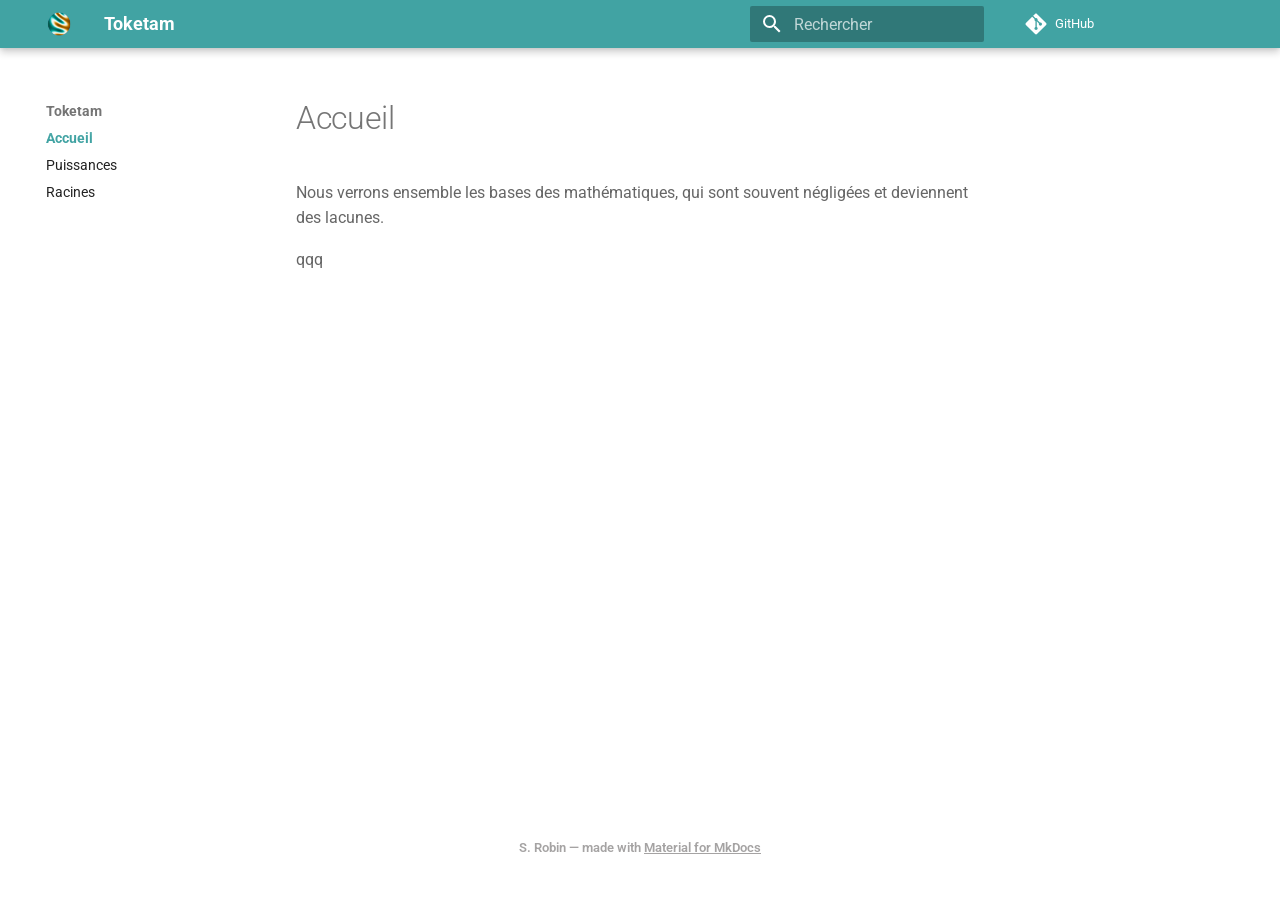
<file: index.html>
<!doctype html>
<html lang="fr" class="no-js">
  <head>
    
      <meta charset="utf-8">
      <meta name="viewport" content="width=device-width,initial-scale=1">
      
      
      
      
      
        <link rel="next" href="puissances/">
      
      
        
      
      
      <link rel="icon" href="assets/images/favicon.png">
      <meta name="generator" content="mkdocs-1.6.1, mkdocs-material-9.8.1">
    
    
      
        <title>Toketam</title>
      
    
    
      <link rel="stylesheet" href="assets/stylesheets/main.57a0d79d.min.css">
      
      


    
    
      
    
    
      
        
        
        <link rel="preconnect" href="https://fonts.gstatic.com" crossorigin>
        <link rel="stylesheet" href="https://fonts.googleapis.com/css?family=Roboto:300,300i,400,400i,700,700i%7CRoboto+Mono:400,400i,700,700i&display=fallback">
        <style>:root{--md-text-font:"Roboto";--md-code-font:"Roboto Mono"}</style>
      
    
    
      <link rel="stylesheet" href="stylesheets/extra.css">
    
    <script>__md_scope=new URL(".",location),__md_hash=e=>[...e].reduce(((e,_)=>(e<<5)-e+_.charCodeAt(0)),0),__md_get=(e,_=localStorage,t=__md_scope)=>JSON.parse(_.getItem(t.pathname+"."+e)),__md_set=(e,_,t=localStorage,a=__md_scope)=>{try{t.setItem(a.pathname+"."+e,JSON.stringify(_))}catch(e){}}</script>
    
      

    
    
  </head>
  
  
    <body dir="ltr">
  
    
    <input class="md-toggle" data-md-toggle="drawer" type="checkbox" id="__drawer" autocomplete="off">
    <input class="md-toggle" data-md-toggle="search" type="checkbox" id="__search" autocomplete="off">
    <label class="md-overlay" for="__drawer"></label>
    <div data-md-component="skip">
      
    </div>
    <div data-md-component="announce">
      
    </div>
    
    
      

  

<header class="md-header md-header--shadow" data-md-component="header">
  <nav class="md-header__inner md-grid" aria-label="En-tête">
    <a href="." title="Toketam" class="md-header__button md-logo" aria-label="Toketam" data-md-component="logo">
      
  <img src="assets/symbole.png" alt="logo">

    </a>
    <label class="md-header__button md-icon" for="__drawer">
      
      <svg xmlns="http://www.w3.org/2000/svg" viewBox="0 0 24 24"><path d="M3 6h18v2H3zm0 5h18v2H3zm0 5h18v2H3z"/></svg>
    </label>
    <div class="md-header__title" data-md-component="header-title">
      <div class="md-header__ellipsis">
        <div class="md-header__topic">
          <span class="md-ellipsis">
            Toketam
          </span>
        </div>
        <div class="md-header__topic" data-md-component="header-topic">
          <span class="md-ellipsis">
            
              Accueil
            
          </span>
        </div>
      </div>
    </div>
    
    
      <script>var palette=__md_get("__palette");if(palette&&palette.color){if("(prefers-color-scheme)"===palette.color.media){var media=matchMedia("(prefers-color-scheme: light)"),input=document.querySelector(media.matches?"[data-md-color-media='(prefers-color-scheme: light)']":"[data-md-color-media='(prefers-color-scheme: dark)']");palette.color.media=input.getAttribute("data-md-color-media"),palette.color.scheme=input.getAttribute("data-md-color-scheme"),palette.color.primary=input.getAttribute("data-md-color-primary"),palette.color.accent=input.getAttribute("data-md-color-accent")}for(var[key,value]of Object.entries(palette.color))document.body.setAttribute("data-md-color-"+key,value)}</script>
    
    
    
      
      
        <label class="md-header__button md-icon" for="__search">
          
          <svg xmlns="http://www.w3.org/2000/svg" viewBox="0 0 24 24"><path d="M9.5 3A6.5 6.5 0 0 1 16 9.5c0 1.61-.59 3.09-1.56 4.23l.27.27h.79l5 5-1.5 1.5-5-5v-.79l-.27-.27A6.52 6.52 0 0 1 9.5 16 6.5 6.5 0 0 1 3 9.5 6.5 6.5 0 0 1 9.5 3m0 2C7 5 5 7 5 9.5S7 14 9.5 14 14 12 14 9.5 12 5 9.5 5"/></svg>
        </label>
        <div class="md-search" data-md-component="search" role="dialog">
  <label class="md-search__overlay" for="__search"></label>
  <div class="md-search__inner" role="search">
    <form class="md-search__form" name="search">
      <input type="text" class="md-search__input" name="query" aria-label="Rechercher" placeholder="Rechercher" autocapitalize="off" autocorrect="off" autocomplete="off" spellcheck="false" data-md-component="search-query" required>
      <label class="md-search__icon md-icon" for="__search">
        
        <svg xmlns="http://www.w3.org/2000/svg" viewBox="0 0 24 24"><path d="M9.5 3A6.5 6.5 0 0 1 16 9.5c0 1.61-.59 3.09-1.56 4.23l.27.27h.79l5 5-1.5 1.5-5-5v-.79l-.27-.27A6.52 6.52 0 0 1 9.5 16 6.5 6.5 0 0 1 3 9.5 6.5 6.5 0 0 1 9.5 3m0 2C7 5 5 7 5 9.5S7 14 9.5 14 14 12 14 9.5 12 5 9.5 5"/></svg>
        
        <svg xmlns="http://www.w3.org/2000/svg" viewBox="0 0 24 24"><path d="M20 11v2H8l5.5 5.5-1.42 1.42L4.16 12l7.92-7.92L13.5 5.5 8 11z"/></svg>
      </label>
      <nav class="md-search__options" aria-label="Recherche">
        
        <button type="reset" class="md-search__icon md-icon" title="Effacer" aria-label="Effacer" tabindex="-1">
          
          <svg xmlns="http://www.w3.org/2000/svg" viewBox="0 0 24 24"><path d="M19 6.41 17.59 5 12 10.59 6.41 5 5 6.41 10.59 12 5 17.59 6.41 19 12 13.41 17.59 19 19 17.59 13.41 12z"/></svg>
        </button>
      </nav>
      
    </form>
    <div class="md-search__output">
      <div class="md-search__scrollwrap" tabindex="0" data-md-scrollfix>
        <div class="md-search-result" data-md-component="search-result">
          <div class="md-search-result__meta">
            Initialisation de la recherche
          </div>
          <ol class="md-search-result__list" role="presentation"></ol>
        </div>
      </div>
    </div>
  </div>
</div>
      
    
    
      <div class="md-header__source">
        <a href="https://github.com/stephane-robin/toketam.git" title="Aller au dépôt" class="md-source" data-md-component="source">
  <div class="md-source__icon md-icon">
    
    <svg xmlns="http://www.w3.org/2000/svg" viewBox="0 0 448 512"><!--! Font Awesome Free 7.1.0 by @fontawesome - https://fontawesome.com License - https://fontawesome.com/license/free (Icons: CC BY 4.0, Fonts: SIL OFL 1.1, Code: MIT License) Copyright 2025 Fonticons, Inc.--><path d="M439.6 236.1 244 40.5c-5.4-5.5-12.8-8.5-20.4-8.5s-15 3-20.4 8.4L162.5 81l51.5 51.5c27.1-9.1 52.7 16.8 43.4 43.7l49.7 49.7c34.2-11.8 61.2 31 35.5 56.7-26.5 26.5-70.2-2.9-56-37.3L240.3 199v121.9c25.3 12.5 22.3 41.8 9.1 55-6.4 6.4-15.2 10.1-24.3 10.1s-17.8-3.6-24.3-10.1c-17.6-17.6-11.1-46.9 11.2-56v-123c-20.8-8.5-24.6-30.7-18.6-45L142.6 101 8.5 235.1C3 240.6 0 247.9 0 255.5s3 15 8.5 20.4l195.6 195.7c5.4 5.4 12.7 8.4 20.4 8.4s15-3 20.4-8.4l194.7-194.7c5.4-5.4 8.4-12.8 8.4-20.4s-3-15-8.4-20.4"/></svg>
  </div>
  <div class="md-source__repository">
    GitHub
  </div>
</a>
      </div>
    
  </nav>
  
</header>
    
    <div class="md-container" data-md-component="container">
      
      
        
          
        
      
      <main class="md-main" data-md-component="main">
        <div class="md-main__inner md-grid">
          
            
              
              <div class="md-sidebar md-sidebar--primary" data-md-component="sidebar" data-md-type="navigation" >
                <div class="md-sidebar__scrollwrap">
                  <div class="md-sidebar__inner">
                    



<nav class="md-nav md-nav--primary" aria-label="Navigation" data-md-level="0">
  <label class="md-nav__title" for="__drawer">
    <a href="." title="Toketam" class="md-nav__button md-logo" aria-label="Toketam" data-md-component="logo">
      
  <img src="assets/symbole.png" alt="logo">

    </a>
    Toketam
  </label>
  
    <div class="md-nav__source">
      <a href="https://github.com/stephane-robin/toketam.git" title="Aller au dépôt" class="md-source" data-md-component="source">
  <div class="md-source__icon md-icon">
    
    <svg xmlns="http://www.w3.org/2000/svg" viewBox="0 0 448 512"><!--! Font Awesome Free 7.1.0 by @fontawesome - https://fontawesome.com License - https://fontawesome.com/license/free (Icons: CC BY 4.0, Fonts: SIL OFL 1.1, Code: MIT License) Copyright 2025 Fonticons, Inc.--><path d="M439.6 236.1 244 40.5c-5.4-5.5-12.8-8.5-20.4-8.5s-15 3-20.4 8.4L162.5 81l51.5 51.5c27.1-9.1 52.7 16.8 43.4 43.7l49.7 49.7c34.2-11.8 61.2 31 35.5 56.7-26.5 26.5-70.2-2.9-56-37.3L240.3 199v121.9c25.3 12.5 22.3 41.8 9.1 55-6.4 6.4-15.2 10.1-24.3 10.1s-17.8-3.6-24.3-10.1c-17.6-17.6-11.1-46.9 11.2-56v-123c-20.8-8.5-24.6-30.7-18.6-45L142.6 101 8.5 235.1C3 240.6 0 247.9 0 255.5s3 15 8.5 20.4l195.6 195.7c5.4 5.4 12.7 8.4 20.4 8.4s15-3 20.4-8.4l194.7-194.7c5.4-5.4 8.4-12.8 8.4-20.4s-3-15-8.4-20.4"/></svg>
  </div>
  <div class="md-source__repository">
    GitHub
  </div>
</a>
    </div>
  
  <ul class="md-nav__list" data-md-scrollfix>
    
      
      
  
  
    
  
  
  
    <li class="md-nav__item md-nav__item--active">
      
      <input class="md-nav__toggle md-toggle" type="checkbox" id="__toc">
      
      
      
      <a href="." class="md-nav__link md-nav__link--active">
        
  
  
  <span class="md-ellipsis">
    
  
    Accueil
  

    
  </span>
  
  

      </a>
      
    </li>
  

    
      
      
  
  
  
  
    <li class="md-nav__item">
      <a href="puissances/" class="md-nav__link">
        
  
  
  <span class="md-ellipsis">
    
  
    Puissances
  

    
  </span>
  
  

      </a>
    </li>
  

    
      
      
  
  
  
  
    <li class="md-nav__item">
      <a href="racines/" class="md-nav__link">
        
  
  
  <span class="md-ellipsis">
    
  
    Racines
  

    
  </span>
  
  

      </a>
    </li>
  

    
  </ul>
</nav>
                  </div>
                </div>
              </div>
            
            
              
              <div class="md-sidebar md-sidebar--secondary" data-md-component="sidebar" data-md-type="toc" >
                <div class="md-sidebar__scrollwrap">
                  <div class="md-sidebar__inner">
                    

<nav class="md-nav md-nav--secondary" aria-label="Table des matières">
  
  
  
  
</nav>
                  </div>
                </div>
              </div>
            
          
          
            <div class="md-content" data-md-component="content">
              
              <article class="md-content__inner md-typeset">
                
                  


  
  


  <h1>Accueil</h1>

<p>Nous verrons ensemble les bases des mathématiques, qui sont souvent négligées et deviennent des lacunes.</p>
<p>qqq</p>












                
              </article>
            </div>
          
          
<script>var target=document.getElementById(location.hash.slice(1));target&&target.name&&(target.checked=target.name.startsWith("__tabbed_"))</script>
        </div>
        
      </main>
      
        <footer class="md-footer">
  
  <div class="md-footer-meta md-typeset">
    <div class="md-footer-meta__inner md-grid">
      <div class="md-copyright">
  
    <div class="md-copyright__highlight">
      <span style="color:#a5a3a3;">S. Robin — made with</span> <a href="https://squidfunk.github.io/mkdocs-material/" target="_blank" rel="noopener">Material for MkDocs</a>
    </div>
  
  
</div>
      
    </div>
  </div>
</footer>
      
    </div>
    <div class="md-dialog" data-md-component="dialog">
      <div class="md-dialog__inner md-typeset"></div>
    </div>
    
    
    
      
      
      <script id="__config" type="application/json">{"annotate": null, "base": ".", "features": [], "search": "assets/javascripts/workers/search.a7633da7.min.js", "tags": null, "translations": {"clipboard.copied": "Copi\u00e9 dans le presse-papier", "clipboard.copy": "Copier dans le presse-papier", "search.result.more.one": "1 de plus sur cette page", "search.result.more.other": "# de plus sur cette page", "search.result.none": "Aucun document trouv\u00e9", "search.result.one": "1 document trouv\u00e9", "search.result.other": "# documents trouv\u00e9s", "search.result.placeholder": "Taper pour d\u00e9marrer la recherche", "search.result.term.missing": "Non trouv\u00e9", "select.version": "S\u00e9lectionner la version"}, "version": null}</script>
    
    
      <script src="assets/javascripts/bundle.a5f9d56c.min.js"></script>
      
    
  </body>
</html>
</file>
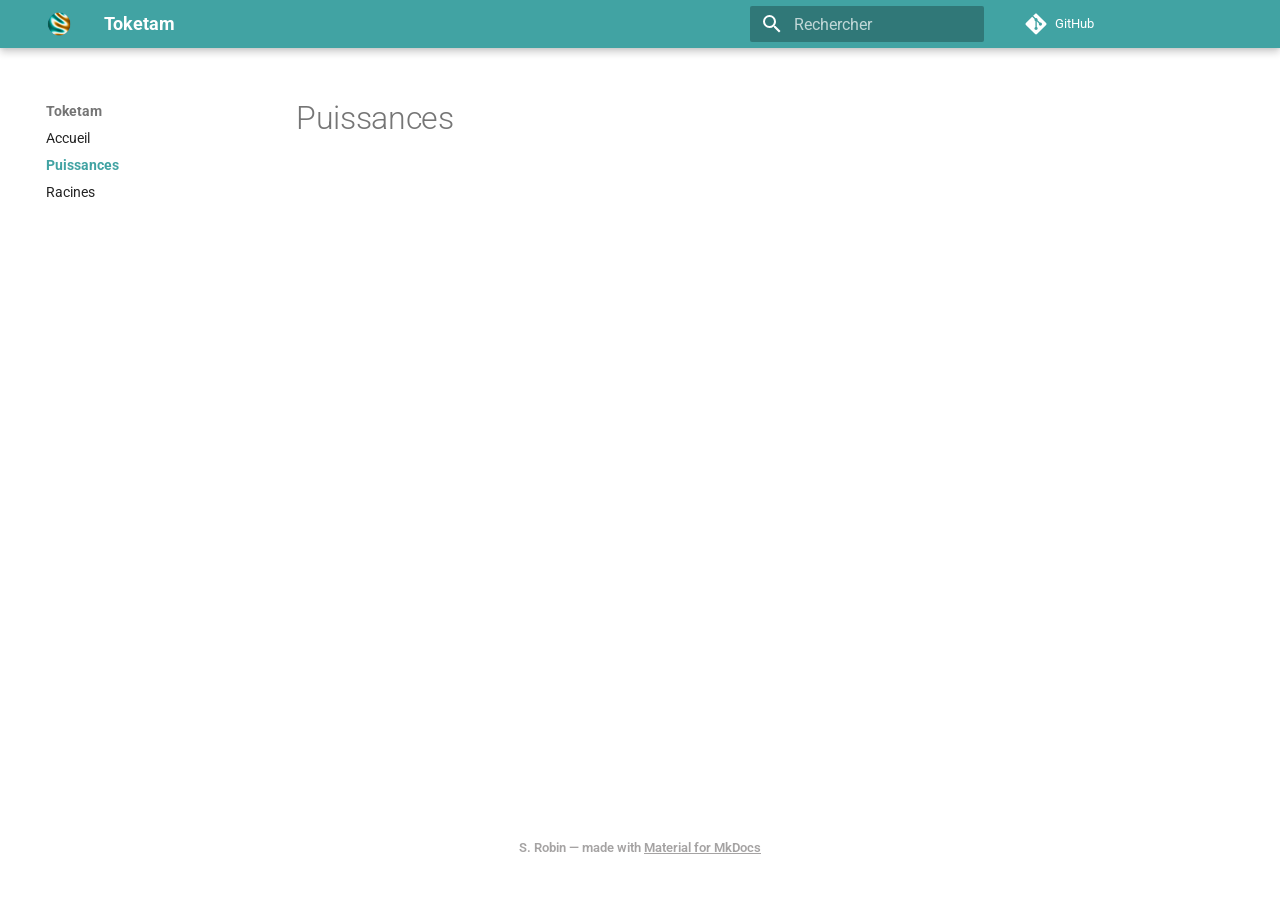
<file: puissances/index.html>
<!doctype html>
<html lang="fr" class="no-js">
  <head>
    
      <meta charset="utf-8">
      <meta name="viewport" content="width=device-width,initial-scale=1">
      
      
      
      
        <link rel="prev" href="..">
      
      
        <link rel="next" href="../racines/">
      
      
        
      
      
      <link rel="icon" href="../assets/images/favicon.png">
      <meta name="generator" content="mkdocs-1.6.1, mkdocs-material-9.8.1">
    
    
      
        <title>Puissances - Toketam</title>
      
    
    
      <link rel="stylesheet" href="../assets/stylesheets/main.57a0d79d.min.css">
      
      


    
    
      
    
    
      
        
        
        <link rel="preconnect" href="https://fonts.gstatic.com" crossorigin>
        <link rel="stylesheet" href="https://fonts.googleapis.com/css?family=Roboto:300,300i,400,400i,700,700i%7CRoboto+Mono:400,400i,700,700i&display=fallback">
        <style>:root{--md-text-font:"Roboto";--md-code-font:"Roboto Mono"}</style>
      
    
    
      <link rel="stylesheet" href="../stylesheets/extra.css">
    
    <script>__md_scope=new URL("..",location),__md_hash=e=>[...e].reduce(((e,_)=>(e<<5)-e+_.charCodeAt(0)),0),__md_get=(e,_=localStorage,t=__md_scope)=>JSON.parse(_.getItem(t.pathname+"."+e)),__md_set=(e,_,t=localStorage,a=__md_scope)=>{try{t.setItem(a.pathname+"."+e,JSON.stringify(_))}catch(e){}}</script>
    
      

    
    
  </head>
  
  
    <body dir="ltr">
  
    
    <input class="md-toggle" data-md-toggle="drawer" type="checkbox" id="__drawer" autocomplete="off">
    <input class="md-toggle" data-md-toggle="search" type="checkbox" id="__search" autocomplete="off">
    <label class="md-overlay" for="__drawer"></label>
    <div data-md-component="skip">
      
    </div>
    <div data-md-component="announce">
      
    </div>
    
    
      

  

<header class="md-header md-header--shadow" data-md-component="header">
  <nav class="md-header__inner md-grid" aria-label="En-tête">
    <a href=".." title="Toketam" class="md-header__button md-logo" aria-label="Toketam" data-md-component="logo">
      
  <img src="../assets/symbole.png" alt="logo">

    </a>
    <label class="md-header__button md-icon" for="__drawer">
      
      <svg xmlns="http://www.w3.org/2000/svg" viewBox="0 0 24 24"><path d="M3 6h18v2H3zm0 5h18v2H3zm0 5h18v2H3z"/></svg>
    </label>
    <div class="md-header__title" data-md-component="header-title">
      <div class="md-header__ellipsis">
        <div class="md-header__topic">
          <span class="md-ellipsis">
            Toketam
          </span>
        </div>
        <div class="md-header__topic" data-md-component="header-topic">
          <span class="md-ellipsis">
            
              Puissances
            
          </span>
        </div>
      </div>
    </div>
    
    
      <script>var palette=__md_get("__palette");if(palette&&palette.color){if("(prefers-color-scheme)"===palette.color.media){var media=matchMedia("(prefers-color-scheme: light)"),input=document.querySelector(media.matches?"[data-md-color-media='(prefers-color-scheme: light)']":"[data-md-color-media='(prefers-color-scheme: dark)']");palette.color.media=input.getAttribute("data-md-color-media"),palette.color.scheme=input.getAttribute("data-md-color-scheme"),palette.color.primary=input.getAttribute("data-md-color-primary"),palette.color.accent=input.getAttribute("data-md-color-accent")}for(var[key,value]of Object.entries(palette.color))document.body.setAttribute("data-md-color-"+key,value)}</script>
    
    
    
      
      
        <label class="md-header__button md-icon" for="__search">
          
          <svg xmlns="http://www.w3.org/2000/svg" viewBox="0 0 24 24"><path d="M9.5 3A6.5 6.5 0 0 1 16 9.5c0 1.61-.59 3.09-1.56 4.23l.27.27h.79l5 5-1.5 1.5-5-5v-.79l-.27-.27A6.52 6.52 0 0 1 9.5 16 6.5 6.5 0 0 1 3 9.5 6.5 6.5 0 0 1 9.5 3m0 2C7 5 5 7 5 9.5S7 14 9.5 14 14 12 14 9.5 12 5 9.5 5"/></svg>
        </label>
        <div class="md-search" data-md-component="search" role="dialog">
  <label class="md-search__overlay" for="__search"></label>
  <div class="md-search__inner" role="search">
    <form class="md-search__form" name="search">
      <input type="text" class="md-search__input" name="query" aria-label="Rechercher" placeholder="Rechercher" autocapitalize="off" autocorrect="off" autocomplete="off" spellcheck="false" data-md-component="search-query" required>
      <label class="md-search__icon md-icon" for="__search">
        
        <svg xmlns="http://www.w3.org/2000/svg" viewBox="0 0 24 24"><path d="M9.5 3A6.5 6.5 0 0 1 16 9.5c0 1.61-.59 3.09-1.56 4.23l.27.27h.79l5 5-1.5 1.5-5-5v-.79l-.27-.27A6.52 6.52 0 0 1 9.5 16 6.5 6.5 0 0 1 3 9.5 6.5 6.5 0 0 1 9.5 3m0 2C7 5 5 7 5 9.5S7 14 9.5 14 14 12 14 9.5 12 5 9.5 5"/></svg>
        
        <svg xmlns="http://www.w3.org/2000/svg" viewBox="0 0 24 24"><path d="M20 11v2H8l5.5 5.5-1.42 1.42L4.16 12l7.92-7.92L13.5 5.5 8 11z"/></svg>
      </label>
      <nav class="md-search__options" aria-label="Recherche">
        
        <button type="reset" class="md-search__icon md-icon" title="Effacer" aria-label="Effacer" tabindex="-1">
          
          <svg xmlns="http://www.w3.org/2000/svg" viewBox="0 0 24 24"><path d="M19 6.41 17.59 5 12 10.59 6.41 5 5 6.41 10.59 12 5 17.59 6.41 19 12 13.41 17.59 19 19 17.59 13.41 12z"/></svg>
        </button>
      </nav>
      
    </form>
    <div class="md-search__output">
      <div class="md-search__scrollwrap" tabindex="0" data-md-scrollfix>
        <div class="md-search-result" data-md-component="search-result">
          <div class="md-search-result__meta">
            Initialisation de la recherche
          </div>
          <ol class="md-search-result__list" role="presentation"></ol>
        </div>
      </div>
    </div>
  </div>
</div>
      
    
    
      <div class="md-header__source">
        <a href="https://github.com/stephane-robin/toketam.git" title="Aller au dépôt" class="md-source" data-md-component="source">
  <div class="md-source__icon md-icon">
    
    <svg xmlns="http://www.w3.org/2000/svg" viewBox="0 0 448 512"><!--! Font Awesome Free 7.1.0 by @fontawesome - https://fontawesome.com License - https://fontawesome.com/license/free (Icons: CC BY 4.0, Fonts: SIL OFL 1.1, Code: MIT License) Copyright 2025 Fonticons, Inc.--><path d="M439.6 236.1 244 40.5c-5.4-5.5-12.8-8.5-20.4-8.5s-15 3-20.4 8.4L162.5 81l51.5 51.5c27.1-9.1 52.7 16.8 43.4 43.7l49.7 49.7c34.2-11.8 61.2 31 35.5 56.7-26.5 26.5-70.2-2.9-56-37.3L240.3 199v121.9c25.3 12.5 22.3 41.8 9.1 55-6.4 6.4-15.2 10.1-24.3 10.1s-17.8-3.6-24.3-10.1c-17.6-17.6-11.1-46.9 11.2-56v-123c-20.8-8.5-24.6-30.7-18.6-45L142.6 101 8.5 235.1C3 240.6 0 247.9 0 255.5s3 15 8.5 20.4l195.6 195.7c5.4 5.4 12.7 8.4 20.4 8.4s15-3 20.4-8.4l194.7-194.7c5.4-5.4 8.4-12.8 8.4-20.4s-3-15-8.4-20.4"/></svg>
  </div>
  <div class="md-source__repository">
    GitHub
  </div>
</a>
      </div>
    
  </nav>
  
</header>
    
    <div class="md-container" data-md-component="container">
      
      
        
          
        
      
      <main class="md-main" data-md-component="main">
        <div class="md-main__inner md-grid">
          
            
              
              <div class="md-sidebar md-sidebar--primary" data-md-component="sidebar" data-md-type="navigation" >
                <div class="md-sidebar__scrollwrap">
                  <div class="md-sidebar__inner">
                    



<nav class="md-nav md-nav--primary" aria-label="Navigation" data-md-level="0">
  <label class="md-nav__title" for="__drawer">
    <a href=".." title="Toketam" class="md-nav__button md-logo" aria-label="Toketam" data-md-component="logo">
      
  <img src="../assets/symbole.png" alt="logo">

    </a>
    Toketam
  </label>
  
    <div class="md-nav__source">
      <a href="https://github.com/stephane-robin/toketam.git" title="Aller au dépôt" class="md-source" data-md-component="source">
  <div class="md-source__icon md-icon">
    
    <svg xmlns="http://www.w3.org/2000/svg" viewBox="0 0 448 512"><!--! Font Awesome Free 7.1.0 by @fontawesome - https://fontawesome.com License - https://fontawesome.com/license/free (Icons: CC BY 4.0, Fonts: SIL OFL 1.1, Code: MIT License) Copyright 2025 Fonticons, Inc.--><path d="M439.6 236.1 244 40.5c-5.4-5.5-12.8-8.5-20.4-8.5s-15 3-20.4 8.4L162.5 81l51.5 51.5c27.1-9.1 52.7 16.8 43.4 43.7l49.7 49.7c34.2-11.8 61.2 31 35.5 56.7-26.5 26.5-70.2-2.9-56-37.3L240.3 199v121.9c25.3 12.5 22.3 41.8 9.1 55-6.4 6.4-15.2 10.1-24.3 10.1s-17.8-3.6-24.3-10.1c-17.6-17.6-11.1-46.9 11.2-56v-123c-20.8-8.5-24.6-30.7-18.6-45L142.6 101 8.5 235.1C3 240.6 0 247.9 0 255.5s3 15 8.5 20.4l195.6 195.7c5.4 5.4 12.7 8.4 20.4 8.4s15-3 20.4-8.4l194.7-194.7c5.4-5.4 8.4-12.8 8.4-20.4s-3-15-8.4-20.4"/></svg>
  </div>
  <div class="md-source__repository">
    GitHub
  </div>
</a>
    </div>
  
  <ul class="md-nav__list" data-md-scrollfix>
    
      
      
  
  
  
  
    <li class="md-nav__item">
      <a href=".." class="md-nav__link">
        
  
  
  <span class="md-ellipsis">
    
  
    Accueil
  

    
  </span>
  
  

      </a>
    </li>
  

    
      
      
  
  
    
  
  
  
    <li class="md-nav__item md-nav__item--active">
      
      <input class="md-nav__toggle md-toggle" type="checkbox" id="__toc">
      
      
      
      <a href="./" class="md-nav__link md-nav__link--active">
        
  
  
  <span class="md-ellipsis">
    
  
    Puissances
  

    
  </span>
  
  

      </a>
      
    </li>
  

    
      
      
  
  
  
  
    <li class="md-nav__item">
      <a href="../racines/" class="md-nav__link">
        
  
  
  <span class="md-ellipsis">
    
  
    Racines
  

    
  </span>
  
  

      </a>
    </li>
  

    
  </ul>
</nav>
                  </div>
                </div>
              </div>
            
            
              
              <div class="md-sidebar md-sidebar--secondary" data-md-component="sidebar" data-md-type="toc" >
                <div class="md-sidebar__scrollwrap">
                  <div class="md-sidebar__inner">
                    

<nav class="md-nav md-nav--secondary" aria-label="Table des matières">
  
  
  
  
</nav>
                  </div>
                </div>
              </div>
            
          
          
            <div class="md-content" data-md-component="content">
              
              <article class="md-content__inner md-typeset">
                
                  


  
  


  <h1>Puissances</h1>














                
              </article>
            </div>
          
          
<script>var target=document.getElementById(location.hash.slice(1));target&&target.name&&(target.checked=target.name.startsWith("__tabbed_"))</script>
        </div>
        
      </main>
      
        <footer class="md-footer">
  
  <div class="md-footer-meta md-typeset">
    <div class="md-footer-meta__inner md-grid">
      <div class="md-copyright">
  
    <div class="md-copyright__highlight">
      <span style="color:#a5a3a3;">S. Robin — made with</span> <a href="https://squidfunk.github.io/mkdocs-material/" target="_blank" rel="noopener">Material for MkDocs</a>
    </div>
  
  
</div>
      
    </div>
  </div>
</footer>
      
    </div>
    <div class="md-dialog" data-md-component="dialog">
      <div class="md-dialog__inner md-typeset"></div>
    </div>
    
    
    
      
      
      <script id="__config" type="application/json">{"annotate": null, "base": "..", "features": [], "search": "../assets/javascripts/workers/search.a7633da7.min.js", "tags": null, "translations": {"clipboard.copied": "Copi\u00e9 dans le presse-papier", "clipboard.copy": "Copier dans le presse-papier", "search.result.more.one": "1 de plus sur cette page", "search.result.more.other": "# de plus sur cette page", "search.result.none": "Aucun document trouv\u00e9", "search.result.one": "1 document trouv\u00e9", "search.result.other": "# documents trouv\u00e9s", "search.result.placeholder": "Taper pour d\u00e9marrer la recherche", "search.result.term.missing": "Non trouv\u00e9", "select.version": "S\u00e9lectionner la version"}, "version": null}</script>
    
    
      <script src="../assets/javascripts/bundle.a5f9d56c.min.js"></script>
      
    
  </body>
</html>
</file>
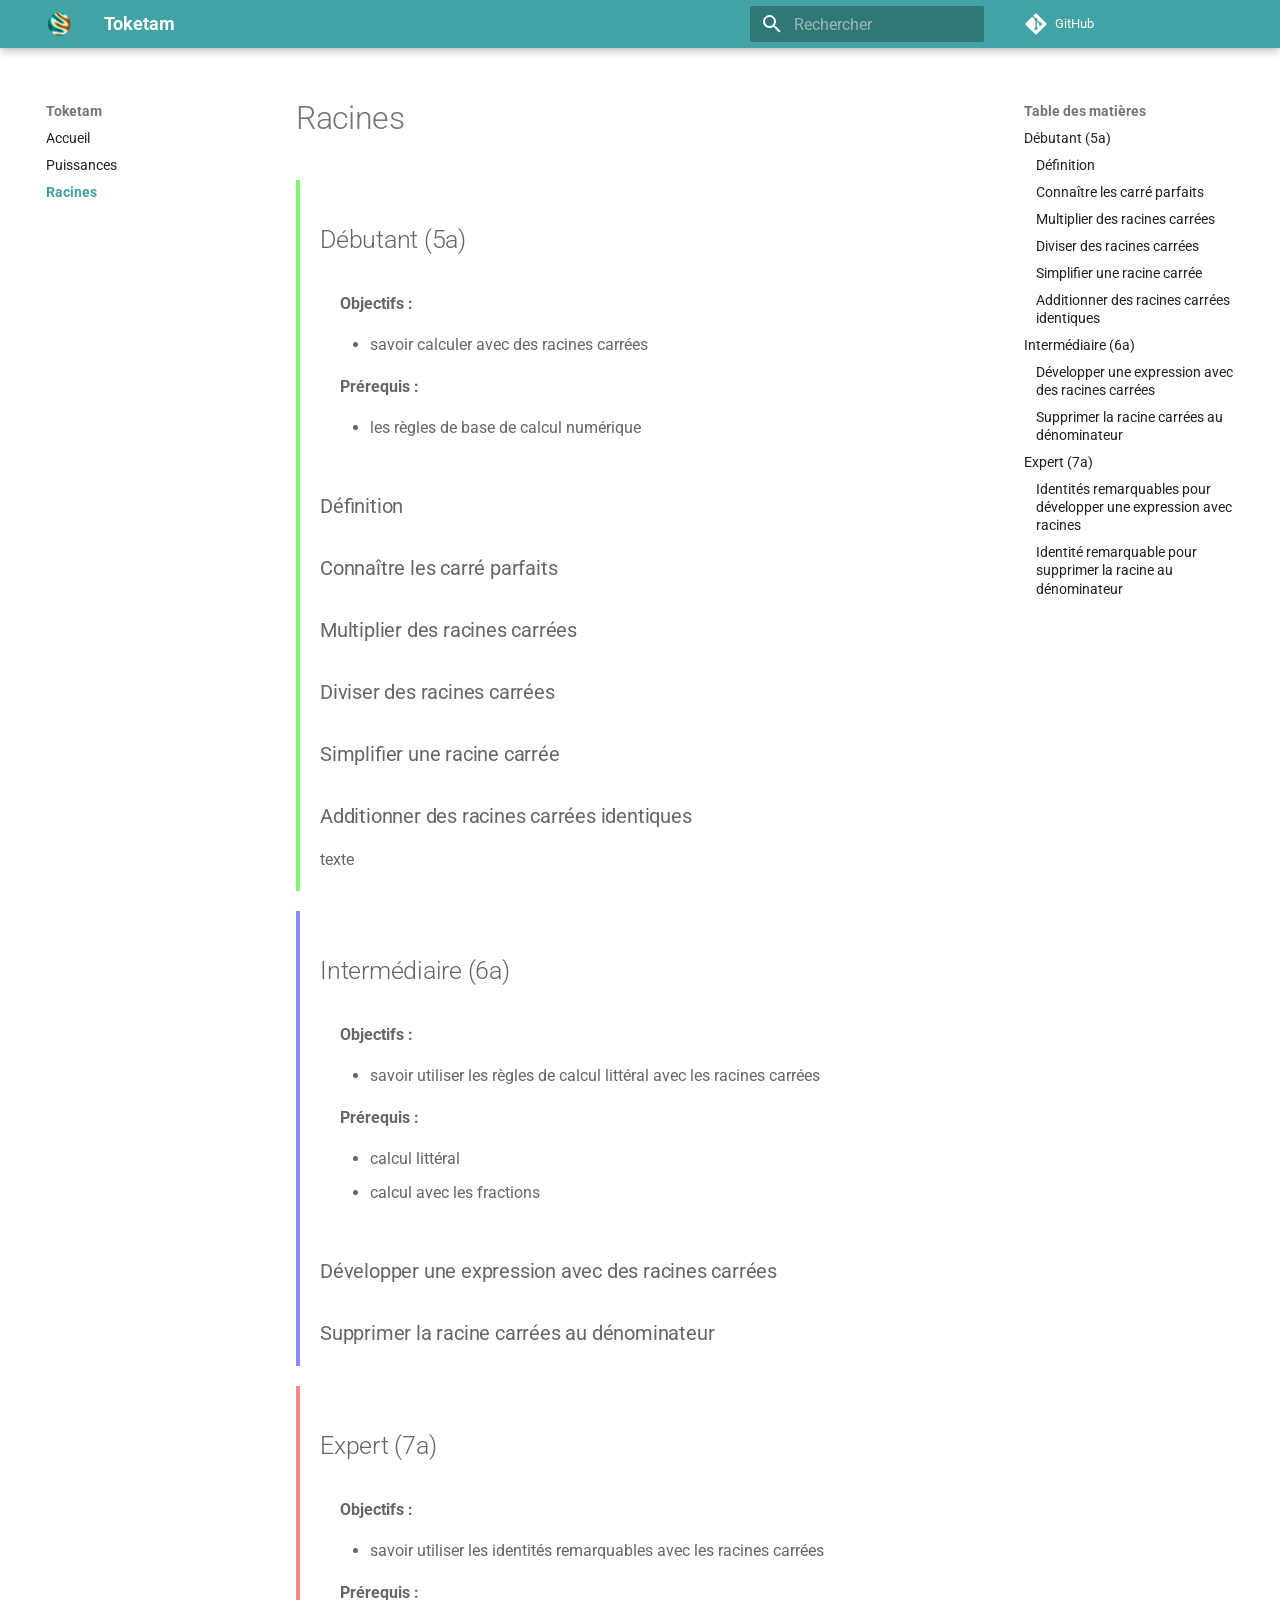
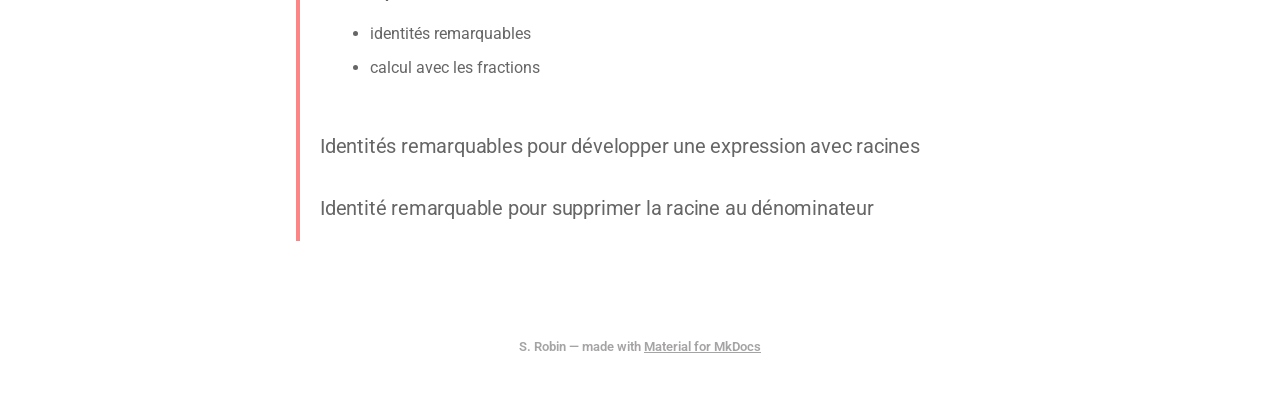
<file: racines/index.html>
<!doctype html>
<html lang="fr" class="no-js">
  <head>
    
      <meta charset="utf-8">
      <meta name="viewport" content="width=device-width,initial-scale=1">
      
      
      
      
        <link rel="prev" href="../puissances/">
      
      
      
        
      
      
      <link rel="icon" href="../assets/images/favicon.png">
      <meta name="generator" content="mkdocs-1.6.1, mkdocs-material-9.8.1">
    
    
      
        <title>Racines - Toketam</title>
      
    
    
      <link rel="stylesheet" href="../assets/stylesheets/main.57a0d79d.min.css">
      
      


    
    
      
    
    
      
        
        
        <link rel="preconnect" href="https://fonts.gstatic.com" crossorigin>
        <link rel="stylesheet" href="https://fonts.googleapis.com/css?family=Roboto:300,300i,400,400i,700,700i%7CRoboto+Mono:400,400i,700,700i&display=fallback">
        <style>:root{--md-text-font:"Roboto";--md-code-font:"Roboto Mono"}</style>
      
    
    
      <link rel="stylesheet" href="../stylesheets/extra.css">
    
    <script>__md_scope=new URL("..",location),__md_hash=e=>[...e].reduce(((e,_)=>(e<<5)-e+_.charCodeAt(0)),0),__md_get=(e,_=localStorage,t=__md_scope)=>JSON.parse(_.getItem(t.pathname+"."+e)),__md_set=(e,_,t=localStorage,a=__md_scope)=>{try{t.setItem(a.pathname+"."+e,JSON.stringify(_))}catch(e){}}</script>
    
      

    
    
  </head>
  
  
    <body dir="ltr">
  
    
    <input class="md-toggle" data-md-toggle="drawer" type="checkbox" id="__drawer" autocomplete="off">
    <input class="md-toggle" data-md-toggle="search" type="checkbox" id="__search" autocomplete="off">
    <label class="md-overlay" for="__drawer"></label>
    <div data-md-component="skip">
      
        
        <a href="#racines" class="md-skip">
          Aller au contenu
        </a>
      
    </div>
    <div data-md-component="announce">
      
    </div>
    
    
      

  

<header class="md-header md-header--shadow" data-md-component="header">
  <nav class="md-header__inner md-grid" aria-label="En-tête">
    <a href=".." title="Toketam" class="md-header__button md-logo" aria-label="Toketam" data-md-component="logo">
      
  <img src="../assets/symbole.png" alt="logo">

    </a>
    <label class="md-header__button md-icon" for="__drawer">
      
      <svg xmlns="http://www.w3.org/2000/svg" viewBox="0 0 24 24"><path d="M3 6h18v2H3zm0 5h18v2H3zm0 5h18v2H3z"/></svg>
    </label>
    <div class="md-header__title" data-md-component="header-title">
      <div class="md-header__ellipsis">
        <div class="md-header__topic">
          <span class="md-ellipsis">
            Toketam
          </span>
        </div>
        <div class="md-header__topic" data-md-component="header-topic">
          <span class="md-ellipsis">
            
              Racines
            
          </span>
        </div>
      </div>
    </div>
    
    
      <script>var palette=__md_get("__palette");if(palette&&palette.color){if("(prefers-color-scheme)"===palette.color.media){var media=matchMedia("(prefers-color-scheme: light)"),input=document.querySelector(media.matches?"[data-md-color-media='(prefers-color-scheme: light)']":"[data-md-color-media='(prefers-color-scheme: dark)']");palette.color.media=input.getAttribute("data-md-color-media"),palette.color.scheme=input.getAttribute("data-md-color-scheme"),palette.color.primary=input.getAttribute("data-md-color-primary"),palette.color.accent=input.getAttribute("data-md-color-accent")}for(var[key,value]of Object.entries(palette.color))document.body.setAttribute("data-md-color-"+key,value)}</script>
    
    
    
      
      
        <label class="md-header__button md-icon" for="__search">
          
          <svg xmlns="http://www.w3.org/2000/svg" viewBox="0 0 24 24"><path d="M9.5 3A6.5 6.5 0 0 1 16 9.5c0 1.61-.59 3.09-1.56 4.23l.27.27h.79l5 5-1.5 1.5-5-5v-.79l-.27-.27A6.52 6.52 0 0 1 9.5 16 6.5 6.5 0 0 1 3 9.5 6.5 6.5 0 0 1 9.5 3m0 2C7 5 5 7 5 9.5S7 14 9.5 14 14 12 14 9.5 12 5 9.5 5"/></svg>
        </label>
        <div class="md-search" data-md-component="search" role="dialog">
  <label class="md-search__overlay" for="__search"></label>
  <div class="md-search__inner" role="search">
    <form class="md-search__form" name="search">
      <input type="text" class="md-search__input" name="query" aria-label="Rechercher" placeholder="Rechercher" autocapitalize="off" autocorrect="off" autocomplete="off" spellcheck="false" data-md-component="search-query" required>
      <label class="md-search__icon md-icon" for="__search">
        
        <svg xmlns="http://www.w3.org/2000/svg" viewBox="0 0 24 24"><path d="M9.5 3A6.5 6.5 0 0 1 16 9.5c0 1.61-.59 3.09-1.56 4.23l.27.27h.79l5 5-1.5 1.5-5-5v-.79l-.27-.27A6.52 6.52 0 0 1 9.5 16 6.5 6.5 0 0 1 3 9.5 6.5 6.5 0 0 1 9.5 3m0 2C7 5 5 7 5 9.5S7 14 9.5 14 14 12 14 9.5 12 5 9.5 5"/></svg>
        
        <svg xmlns="http://www.w3.org/2000/svg" viewBox="0 0 24 24"><path d="M20 11v2H8l5.5 5.5-1.42 1.42L4.16 12l7.92-7.92L13.5 5.5 8 11z"/></svg>
      </label>
      <nav class="md-search__options" aria-label="Recherche">
        
        <button type="reset" class="md-search__icon md-icon" title="Effacer" aria-label="Effacer" tabindex="-1">
          
          <svg xmlns="http://www.w3.org/2000/svg" viewBox="0 0 24 24"><path d="M19 6.41 17.59 5 12 10.59 6.41 5 5 6.41 10.59 12 5 17.59 6.41 19 12 13.41 17.59 19 19 17.59 13.41 12z"/></svg>
        </button>
      </nav>
      
    </form>
    <div class="md-search__output">
      <div class="md-search__scrollwrap" tabindex="0" data-md-scrollfix>
        <div class="md-search-result" data-md-component="search-result">
          <div class="md-search-result__meta">
            Initialisation de la recherche
          </div>
          <ol class="md-search-result__list" role="presentation"></ol>
        </div>
      </div>
    </div>
  </div>
</div>
      
    
    
      <div class="md-header__source">
        <a href="https://github.com/stephane-robin/toketam.git" title="Aller au dépôt" class="md-source" data-md-component="source">
  <div class="md-source__icon md-icon">
    
    <svg xmlns="http://www.w3.org/2000/svg" viewBox="0 0 448 512"><!--! Font Awesome Free 7.1.0 by @fontawesome - https://fontawesome.com License - https://fontawesome.com/license/free (Icons: CC BY 4.0, Fonts: SIL OFL 1.1, Code: MIT License) Copyright 2025 Fonticons, Inc.--><path d="M439.6 236.1 244 40.5c-5.4-5.5-12.8-8.5-20.4-8.5s-15 3-20.4 8.4L162.5 81l51.5 51.5c27.1-9.1 52.7 16.8 43.4 43.7l49.7 49.7c34.2-11.8 61.2 31 35.5 56.7-26.5 26.5-70.2-2.9-56-37.3L240.3 199v121.9c25.3 12.5 22.3 41.8 9.1 55-6.4 6.4-15.2 10.1-24.3 10.1s-17.8-3.6-24.3-10.1c-17.6-17.6-11.1-46.9 11.2-56v-123c-20.8-8.5-24.6-30.7-18.6-45L142.6 101 8.5 235.1C3 240.6 0 247.9 0 255.5s3 15 8.5 20.4l195.6 195.7c5.4 5.4 12.7 8.4 20.4 8.4s15-3 20.4-8.4l194.7-194.7c5.4-5.4 8.4-12.8 8.4-20.4s-3-15-8.4-20.4"/></svg>
  </div>
  <div class="md-source__repository">
    GitHub
  </div>
</a>
      </div>
    
  </nav>
  
</header>
    
    <div class="md-container" data-md-component="container">
      
      
        
          
        
      
      <main class="md-main" data-md-component="main">
        <div class="md-main__inner md-grid">
          
            
              
              <div class="md-sidebar md-sidebar--primary" data-md-component="sidebar" data-md-type="navigation" >
                <div class="md-sidebar__scrollwrap">
                  <div class="md-sidebar__inner">
                    



<nav class="md-nav md-nav--primary" aria-label="Navigation" data-md-level="0">
  <label class="md-nav__title" for="__drawer">
    <a href=".." title="Toketam" class="md-nav__button md-logo" aria-label="Toketam" data-md-component="logo">
      
  <img src="../assets/symbole.png" alt="logo">

    </a>
    Toketam
  </label>
  
    <div class="md-nav__source">
      <a href="https://github.com/stephane-robin/toketam.git" title="Aller au dépôt" class="md-source" data-md-component="source">
  <div class="md-source__icon md-icon">
    
    <svg xmlns="http://www.w3.org/2000/svg" viewBox="0 0 448 512"><!--! Font Awesome Free 7.1.0 by @fontawesome - https://fontawesome.com License - https://fontawesome.com/license/free (Icons: CC BY 4.0, Fonts: SIL OFL 1.1, Code: MIT License) Copyright 2025 Fonticons, Inc.--><path d="M439.6 236.1 244 40.5c-5.4-5.5-12.8-8.5-20.4-8.5s-15 3-20.4 8.4L162.5 81l51.5 51.5c27.1-9.1 52.7 16.8 43.4 43.7l49.7 49.7c34.2-11.8 61.2 31 35.5 56.7-26.5 26.5-70.2-2.9-56-37.3L240.3 199v121.9c25.3 12.5 22.3 41.8 9.1 55-6.4 6.4-15.2 10.1-24.3 10.1s-17.8-3.6-24.3-10.1c-17.6-17.6-11.1-46.9 11.2-56v-123c-20.8-8.5-24.6-30.7-18.6-45L142.6 101 8.5 235.1C3 240.6 0 247.9 0 255.5s3 15 8.5 20.4l195.6 195.7c5.4 5.4 12.7 8.4 20.4 8.4s15-3 20.4-8.4l194.7-194.7c5.4-5.4 8.4-12.8 8.4-20.4s-3-15-8.4-20.4"/></svg>
  </div>
  <div class="md-source__repository">
    GitHub
  </div>
</a>
    </div>
  
  <ul class="md-nav__list" data-md-scrollfix>
    
      
      
  
  
  
  
    <li class="md-nav__item">
      <a href=".." class="md-nav__link">
        
  
  
  <span class="md-ellipsis">
    
  
    Accueil
  

    
  </span>
  
  

      </a>
    </li>
  

    
      
      
  
  
  
  
    <li class="md-nav__item">
      <a href="../puissances/" class="md-nav__link">
        
  
  
  <span class="md-ellipsis">
    
  
    Puissances
  

    
  </span>
  
  

      </a>
    </li>
  

    
      
      
  
  
    
  
  
  
    <li class="md-nav__item md-nav__item--active">
      
      <input class="md-nav__toggle md-toggle" type="checkbox" id="__toc">
      
      
        
      
      
        <label class="md-nav__link md-nav__link--active" for="__toc">
          
  
  
  <span class="md-ellipsis">
    
  
    Racines
  

    
  </span>
  
  

          <span class="md-nav__icon md-icon"></span>
        </label>
      
      <a href="./" class="md-nav__link md-nav__link--active">
        
  
  
  <span class="md-ellipsis">
    
  
    Racines
  

    
  </span>
  
  

      </a>
      
        

<nav class="md-nav md-nav--secondary" aria-label="Table des matières">
  
  
  
    
  
  
    <label class="md-nav__title" for="__toc">
      <span class="md-nav__icon md-icon"></span>
      Table des matières
    </label>
    <ul class="md-nav__list" data-md-component="toc" data-md-scrollfix>
      
        <li class="md-nav__item">
  <a href="#debutant-5a" class="md-nav__link">
    <span class="md-ellipsis">
      
        Débutant (5a)
      
    </span>
  </a>
  
    <nav class="md-nav" aria-label="Débutant (5a)">
      <ul class="md-nav__list">
        
          <li class="md-nav__item">
  <a href="#definition" class="md-nav__link">
    <span class="md-ellipsis">
      
        Définition
      
    </span>
  </a>
  
</li>
        
          <li class="md-nav__item">
  <a href="#connaitre-les-carre-parfaits" class="md-nav__link">
    <span class="md-ellipsis">
      
        Connaître les carré parfaits
      
    </span>
  </a>
  
</li>
        
          <li class="md-nav__item">
  <a href="#multiplier-des-racines-carrees" class="md-nav__link">
    <span class="md-ellipsis">
      
        Multiplier des racines carrées
      
    </span>
  </a>
  
</li>
        
          <li class="md-nav__item">
  <a href="#diviser-des-racines-carrees" class="md-nav__link">
    <span class="md-ellipsis">
      
        Diviser des racines carrées
      
    </span>
  </a>
  
</li>
        
          <li class="md-nav__item">
  <a href="#simplifier-une-racine-carree" class="md-nav__link">
    <span class="md-ellipsis">
      
        Simplifier une racine carrée
      
    </span>
  </a>
  
</li>
        
          <li class="md-nav__item">
  <a href="#additionner-des-racines-carrees-identiques" class="md-nav__link">
    <span class="md-ellipsis">
      
        Additionner des racines carrées identiques
      
    </span>
  </a>
  
</li>
        
      </ul>
    </nav>
  
</li>
      
        <li class="md-nav__item">
  <a href="#intermediaire-6a" class="md-nav__link">
    <span class="md-ellipsis">
      
        Intermédiaire (6a)
      
    </span>
  </a>
  
    <nav class="md-nav" aria-label="Intermédiaire (6a)">
      <ul class="md-nav__list">
        
          <li class="md-nav__item">
  <a href="#developper-une-expression-avec-des-racines-carrees" class="md-nav__link">
    <span class="md-ellipsis">
      
        Développer une expression avec des racines carrées
      
    </span>
  </a>
  
</li>
        
          <li class="md-nav__item">
  <a href="#supprimer-la-racine-carrees-au-denominateur" class="md-nav__link">
    <span class="md-ellipsis">
      
        Supprimer la racine carrées au dénominateur
      
    </span>
  </a>
  
</li>
        
      </ul>
    </nav>
  
</li>
      
        <li class="md-nav__item">
  <a href="#expert-7a" class="md-nav__link">
    <span class="md-ellipsis">
      
        Expert (7a)
      
    </span>
  </a>
  
    <nav class="md-nav" aria-label="Expert (7a)">
      <ul class="md-nav__list">
        
          <li class="md-nav__item">
  <a href="#identites-remarquables-pour-developper-une-expression-avec-racines" class="md-nav__link">
    <span class="md-ellipsis">
      
        Identités remarquables pour développer une expression avec racines
      
    </span>
  </a>
  
</li>
        
          <li class="md-nav__item">
  <a href="#identite-remarquable-pour-supprimer-la-racine-au-denominateur" class="md-nav__link">
    <span class="md-ellipsis">
      
        Identité remarquable pour supprimer la racine au dénominateur
      
    </span>
  </a>
  
</li>
        
      </ul>
    </nav>
  
</li>
      
    </ul>
  
</nav>
      
    </li>
  

    
  </ul>
</nav>
                  </div>
                </div>
              </div>
            
            
              
              <div class="md-sidebar md-sidebar--secondary" data-md-component="sidebar" data-md-type="toc" >
                <div class="md-sidebar__scrollwrap">
                  <div class="md-sidebar__inner">
                    

<nav class="md-nav md-nav--secondary" aria-label="Table des matières">
  
  
  
    
  
  
    <label class="md-nav__title" for="__toc">
      <span class="md-nav__icon md-icon"></span>
      Table des matières
    </label>
    <ul class="md-nav__list" data-md-component="toc" data-md-scrollfix>
      
        <li class="md-nav__item">
  <a href="#debutant-5a" class="md-nav__link">
    <span class="md-ellipsis">
      
        Débutant (5a)
      
    </span>
  </a>
  
    <nav class="md-nav" aria-label="Débutant (5a)">
      <ul class="md-nav__list">
        
          <li class="md-nav__item">
  <a href="#definition" class="md-nav__link">
    <span class="md-ellipsis">
      
        Définition
      
    </span>
  </a>
  
</li>
        
          <li class="md-nav__item">
  <a href="#connaitre-les-carre-parfaits" class="md-nav__link">
    <span class="md-ellipsis">
      
        Connaître les carré parfaits
      
    </span>
  </a>
  
</li>
        
          <li class="md-nav__item">
  <a href="#multiplier-des-racines-carrees" class="md-nav__link">
    <span class="md-ellipsis">
      
        Multiplier des racines carrées
      
    </span>
  </a>
  
</li>
        
          <li class="md-nav__item">
  <a href="#diviser-des-racines-carrees" class="md-nav__link">
    <span class="md-ellipsis">
      
        Diviser des racines carrées
      
    </span>
  </a>
  
</li>
        
          <li class="md-nav__item">
  <a href="#simplifier-une-racine-carree" class="md-nav__link">
    <span class="md-ellipsis">
      
        Simplifier une racine carrée
      
    </span>
  </a>
  
</li>
        
          <li class="md-nav__item">
  <a href="#additionner-des-racines-carrees-identiques" class="md-nav__link">
    <span class="md-ellipsis">
      
        Additionner des racines carrées identiques
      
    </span>
  </a>
  
</li>
        
      </ul>
    </nav>
  
</li>
      
        <li class="md-nav__item">
  <a href="#intermediaire-6a" class="md-nav__link">
    <span class="md-ellipsis">
      
        Intermédiaire (6a)
      
    </span>
  </a>
  
    <nav class="md-nav" aria-label="Intermédiaire (6a)">
      <ul class="md-nav__list">
        
          <li class="md-nav__item">
  <a href="#developper-une-expression-avec-des-racines-carrees" class="md-nav__link">
    <span class="md-ellipsis">
      
        Développer une expression avec des racines carrées
      
    </span>
  </a>
  
</li>
        
          <li class="md-nav__item">
  <a href="#supprimer-la-racine-carrees-au-denominateur" class="md-nav__link">
    <span class="md-ellipsis">
      
        Supprimer la racine carrées au dénominateur
      
    </span>
  </a>
  
</li>
        
      </ul>
    </nav>
  
</li>
      
        <li class="md-nav__item">
  <a href="#expert-7a" class="md-nav__link">
    <span class="md-ellipsis">
      
        Expert (7a)
      
    </span>
  </a>
  
    <nav class="md-nav" aria-label="Expert (7a)">
      <ul class="md-nav__list">
        
          <li class="md-nav__item">
  <a href="#identites-remarquables-pour-developper-une-expression-avec-racines" class="md-nav__link">
    <span class="md-ellipsis">
      
        Identités remarquables pour développer une expression avec racines
      
    </span>
  </a>
  
</li>
        
          <li class="md-nav__item">
  <a href="#identite-remarquable-pour-supprimer-la-racine-au-denominateur" class="md-nav__link">
    <span class="md-ellipsis">
      
        Identité remarquable pour supprimer la racine au dénominateur
      
    </span>
  </a>
  
</li>
        
      </ul>
    </nav>
  
</li>
      
    </ul>
  
</nav>
                  </div>
                </div>
              </div>
            
          
          
            <div class="md-content" data-md-component="content">
              
              <article class="md-content__inner md-typeset">
                
                  


  
  


<h1 id="racines">Racines</h1>
<div class="carte-debutant">
<h2 id="debutant-5a">Débutant (5a)</h2>
<div class="objectif">
<p><strong>Objectifs :</strong> </p>
<ul>
<li>savoir calculer avec des racines carrées</li>
</ul>
<p><strong>Prérequis :</strong></p>
<ul>
<li>les règles de base de calcul numérique</li>
</ul>
</div>
<h3 id="definition">Définition</h3>
<h3 id="connaitre-les-carre-parfaits">Connaître les carré parfaits</h3>
<h3 id="multiplier-des-racines-carrees">Multiplier des racines carrées</h3>
<h3 id="diviser-des-racines-carrees">Diviser des racines carrées</h3>
<h3 id="simplifier-une-racine-carree">Simplifier une racine carrée</h3>
<h3 id="additionner-des-racines-carrees-identiques">Additionner des racines carrées identiques</h3>
<p>texte</p>
</div>
<div class="carte-intermediaire">
<h2 id="intermediaire-6a">Intermédiaire (6a)</h2>
<div class="objectif">
<p><strong>Objectifs :</strong> </p>
<ul>
<li>savoir utiliser les règles de calcul littéral avec les racines carrées</li>
</ul>
<p><strong>Prérequis :</strong></p>
<ul>
<li>calcul littéral</li>
<li>calcul avec les fractions</li>
</ul>
</div>
<h3 id="developper-une-expression-avec-des-racines-carrees">Développer une expression avec des racines carrées</h3>
<h3 id="supprimer-la-racine-carrees-au-denominateur">Supprimer la racine carrées au dénominateur</h3>
</div>
<div class="carte-expert">
<h2 id="expert-7a">Expert (7a)</h2>
<div class="objectif">
<p><strong>Objectifs :</strong> </p>
<ul>
<li>savoir utiliser les identités remarquables avec les racines carrées</li>
</ul>
<p><strong>Prérequis :</strong></p>
<ul>
<li>identités remarquables</li>
<li>calcul avec les fractions</li>
</ul>
</div>
<h3 id="identites-remarquables-pour-developper-une-expression-avec-racines">Identités remarquables pour développer une expression avec racines</h3>
<h3 id="identite-remarquable-pour-supprimer-la-racine-au-denominateur">Identité remarquable pour supprimer la racine au dénominateur</h3>
</div>












                
              </article>
            </div>
          
          
<script>var target=document.getElementById(location.hash.slice(1));target&&target.name&&(target.checked=target.name.startsWith("__tabbed_"))</script>
        </div>
        
      </main>
      
        <footer class="md-footer">
  
  <div class="md-footer-meta md-typeset">
    <div class="md-footer-meta__inner md-grid">
      <div class="md-copyright">
  
    <div class="md-copyright__highlight">
      <span style="color:#a5a3a3;">S. Robin — made with</span> <a href="https://squidfunk.github.io/mkdocs-material/" target="_blank" rel="noopener">Material for MkDocs</a>
    </div>
  
  
</div>
      
    </div>
  </div>
</footer>
      
    </div>
    <div class="md-dialog" data-md-component="dialog">
      <div class="md-dialog__inner md-typeset"></div>
    </div>
    
    
    
      
      
      <script id="__config" type="application/json">{"annotate": null, "base": "..", "features": [], "search": "../assets/javascripts/workers/search.a7633da7.min.js", "tags": null, "translations": {"clipboard.copied": "Copi\u00e9 dans le presse-papier", "clipboard.copy": "Copier dans le presse-papier", "search.result.more.one": "1 de plus sur cette page", "search.result.more.other": "# de plus sur cette page", "search.result.none": "Aucun document trouv\u00e9", "search.result.one": "1 document trouv\u00e9", "search.result.other": "# documents trouv\u00e9s", "search.result.placeholder": "Taper pour d\u00e9marrer la recherche", "search.result.term.missing": "Non trouv\u00e9", "select.version": "S\u00e9lectionner la version"}, "version": null}</script>
    
    
      <script src="../assets/javascripts/bundle.a5f9d56c.min.js"></script>
      
    
  </body>
</html>
</file>
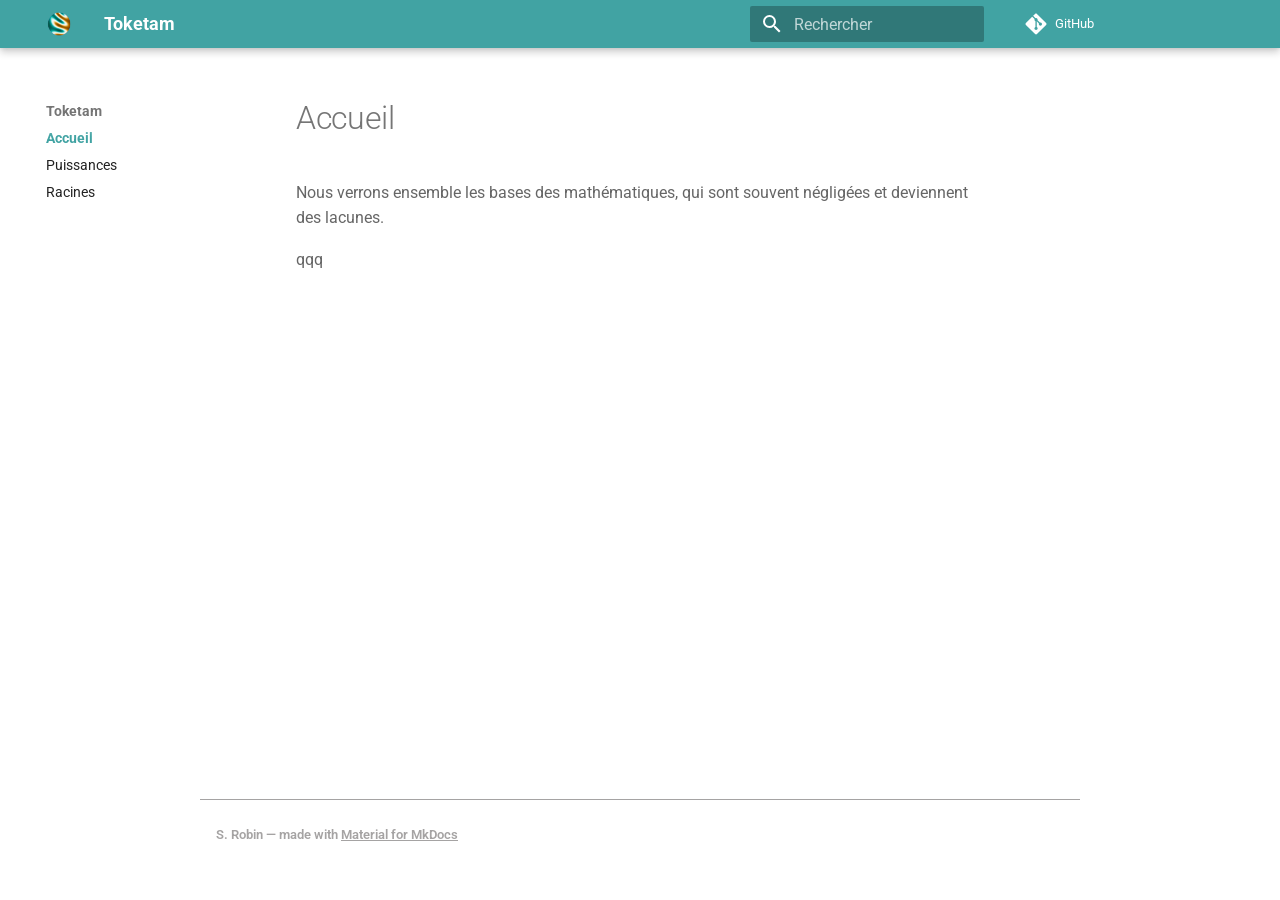
<file: site/index.html>
<!doctype html>
<html lang="fr" class="no-js">
  <head>
    
      <meta charset="utf-8">
      <meta name="viewport" content="width=device-width,initial-scale=1">
      
      
      
      
      
        <link rel="next" href="puissances/">
      
      
        
      
      
      <link rel="icon" href="assets/images/favicon.png">
      <meta name="generator" content="mkdocs-1.6.1, mkdocs-material-9.8.1">
    
    
      
        <title>Toketam</title>
      
    
    
      <link rel="stylesheet" href="assets/stylesheets/main.57a0d79d.min.css">
      
      


    
    
      
    
    
      
        
        
        <link rel="preconnect" href="https://fonts.gstatic.com" crossorigin>
        <link rel="stylesheet" href="https://fonts.googleapis.com/css?family=Roboto:300,300i,400,400i,700,700i%7CRoboto+Mono:400,400i,700,700i&display=fallback">
        <style>:root{--md-text-font:"Roboto";--md-code-font:"Roboto Mono"}</style>
      
    
    
      <link rel="stylesheet" href="stylesheets/extra.css">
    
    <script>__md_scope=new URL(".",location),__md_hash=e=>[...e].reduce(((e,_)=>(e<<5)-e+_.charCodeAt(0)),0),__md_get=(e,_=localStorage,t=__md_scope)=>JSON.parse(_.getItem(t.pathname+"."+e)),__md_set=(e,_,t=localStorage,a=__md_scope)=>{try{t.setItem(a.pathname+"."+e,JSON.stringify(_))}catch(e){}}</script>
    
      

    
    
  </head>
  
  
    <body dir="ltr">
  
    
    <input class="md-toggle" data-md-toggle="drawer" type="checkbox" id="__drawer" autocomplete="off">
    <input class="md-toggle" data-md-toggle="search" type="checkbox" id="__search" autocomplete="off">
    <label class="md-overlay" for="__drawer"></label>
    <div data-md-component="skip">
      
    </div>
    <div data-md-component="announce">
      
    </div>
    
    
      

  

<header class="md-header md-header--shadow" data-md-component="header">
  <nav class="md-header__inner md-grid" aria-label="En-tête">
    <a href="." title="Toketam" class="md-header__button md-logo" aria-label="Toketam" data-md-component="logo">
      
  <img src="assets/symbole.png" alt="logo">

    </a>
    <label class="md-header__button md-icon" for="__drawer">
      
      <svg xmlns="http://www.w3.org/2000/svg" viewBox="0 0 24 24"><path d="M3 6h18v2H3zm0 5h18v2H3zm0 5h18v2H3z"/></svg>
    </label>
    <div class="md-header__title" data-md-component="header-title">
      <div class="md-header__ellipsis">
        <div class="md-header__topic">
          <span class="md-ellipsis">
            Toketam
          </span>
        </div>
        <div class="md-header__topic" data-md-component="header-topic">
          <span class="md-ellipsis">
            
              Accueil
            
          </span>
        </div>
      </div>
    </div>
    
    
      <script>var palette=__md_get("__palette");if(palette&&palette.color){if("(prefers-color-scheme)"===palette.color.media){var media=matchMedia("(prefers-color-scheme: light)"),input=document.querySelector(media.matches?"[data-md-color-media='(prefers-color-scheme: light)']":"[data-md-color-media='(prefers-color-scheme: dark)']");palette.color.media=input.getAttribute("data-md-color-media"),palette.color.scheme=input.getAttribute("data-md-color-scheme"),palette.color.primary=input.getAttribute("data-md-color-primary"),palette.color.accent=input.getAttribute("data-md-color-accent")}for(var[key,value]of Object.entries(palette.color))document.body.setAttribute("data-md-color-"+key,value)}</script>
    
    
    
      
      
        <label class="md-header__button md-icon" for="__search">
          
          <svg xmlns="http://www.w3.org/2000/svg" viewBox="0 0 24 24"><path d="M9.5 3A6.5 6.5 0 0 1 16 9.5c0 1.61-.59 3.09-1.56 4.23l.27.27h.79l5 5-1.5 1.5-5-5v-.79l-.27-.27A6.52 6.52 0 0 1 9.5 16 6.5 6.5 0 0 1 3 9.5 6.5 6.5 0 0 1 9.5 3m0 2C7 5 5 7 5 9.5S7 14 9.5 14 14 12 14 9.5 12 5 9.5 5"/></svg>
        </label>
        <div class="md-search" data-md-component="search" role="dialog">
  <label class="md-search__overlay" for="__search"></label>
  <div class="md-search__inner" role="search">
    <form class="md-search__form" name="search">
      <input type="text" class="md-search__input" name="query" aria-label="Rechercher" placeholder="Rechercher" autocapitalize="off" autocorrect="off" autocomplete="off" spellcheck="false" data-md-component="search-query" required>
      <label class="md-search__icon md-icon" for="__search">
        
        <svg xmlns="http://www.w3.org/2000/svg" viewBox="0 0 24 24"><path d="M9.5 3A6.5 6.5 0 0 1 16 9.5c0 1.61-.59 3.09-1.56 4.23l.27.27h.79l5 5-1.5 1.5-5-5v-.79l-.27-.27A6.52 6.52 0 0 1 9.5 16 6.5 6.5 0 0 1 3 9.5 6.5 6.5 0 0 1 9.5 3m0 2C7 5 5 7 5 9.5S7 14 9.5 14 14 12 14 9.5 12 5 9.5 5"/></svg>
        
        <svg xmlns="http://www.w3.org/2000/svg" viewBox="0 0 24 24"><path d="M20 11v2H8l5.5 5.5-1.42 1.42L4.16 12l7.92-7.92L13.5 5.5 8 11z"/></svg>
      </label>
      <nav class="md-search__options" aria-label="Recherche">
        
        <button type="reset" class="md-search__icon md-icon" title="Effacer" aria-label="Effacer" tabindex="-1">
          
          <svg xmlns="http://www.w3.org/2000/svg" viewBox="0 0 24 24"><path d="M19 6.41 17.59 5 12 10.59 6.41 5 5 6.41 10.59 12 5 17.59 6.41 19 12 13.41 17.59 19 19 17.59 13.41 12z"/></svg>
        </button>
      </nav>
      
    </form>
    <div class="md-search__output">
      <div class="md-search__scrollwrap" tabindex="0" data-md-scrollfix>
        <div class="md-search-result" data-md-component="search-result">
          <div class="md-search-result__meta">
            Initialisation de la recherche
          </div>
          <ol class="md-search-result__list" role="presentation"></ol>
        </div>
      </div>
    </div>
  </div>
</div>
      
    
    
      <div class="md-header__source">
        <a href="https://github.com/stephane-robin/toketam.git" title="Aller au dépôt" class="md-source" data-md-component="source">
  <div class="md-source__icon md-icon">
    
    <svg xmlns="http://www.w3.org/2000/svg" viewBox="0 0 448 512"><!--! Font Awesome Free 7.1.0 by @fontawesome - https://fontawesome.com License - https://fontawesome.com/license/free (Icons: CC BY 4.0, Fonts: SIL OFL 1.1, Code: MIT License) Copyright 2025 Fonticons, Inc.--><path d="M439.6 236.1 244 40.5c-5.4-5.5-12.8-8.5-20.4-8.5s-15 3-20.4 8.4L162.5 81l51.5 51.5c27.1-9.1 52.7 16.8 43.4 43.7l49.7 49.7c34.2-11.8 61.2 31 35.5 56.7-26.5 26.5-70.2-2.9-56-37.3L240.3 199v121.9c25.3 12.5 22.3 41.8 9.1 55-6.4 6.4-15.2 10.1-24.3 10.1s-17.8-3.6-24.3-10.1c-17.6-17.6-11.1-46.9 11.2-56v-123c-20.8-8.5-24.6-30.7-18.6-45L142.6 101 8.5 235.1C3 240.6 0 247.9 0 255.5s3 15 8.5 20.4l195.6 195.7c5.4 5.4 12.7 8.4 20.4 8.4s15-3 20.4-8.4l194.7-194.7c5.4-5.4 8.4-12.8 8.4-20.4s-3-15-8.4-20.4"/></svg>
  </div>
  <div class="md-source__repository">
    GitHub
  </div>
</a>
      </div>
    
  </nav>
  
</header>
    
    <div class="md-container" data-md-component="container">
      
      
        
          
        
      
      <main class="md-main" data-md-component="main">
        <div class="md-main__inner md-grid">
          
            
              
              <div class="md-sidebar md-sidebar--primary" data-md-component="sidebar" data-md-type="navigation" >
                <div class="md-sidebar__scrollwrap">
                  <div class="md-sidebar__inner">
                    



<nav class="md-nav md-nav--primary" aria-label="Navigation" data-md-level="0">
  <label class="md-nav__title" for="__drawer">
    <a href="." title="Toketam" class="md-nav__button md-logo" aria-label="Toketam" data-md-component="logo">
      
  <img src="assets/symbole.png" alt="logo">

    </a>
    Toketam
  </label>
  
    <div class="md-nav__source">
      <a href="https://github.com/stephane-robin/toketam.git" title="Aller au dépôt" class="md-source" data-md-component="source">
  <div class="md-source__icon md-icon">
    
    <svg xmlns="http://www.w3.org/2000/svg" viewBox="0 0 448 512"><!--! Font Awesome Free 7.1.0 by @fontawesome - https://fontawesome.com License - https://fontawesome.com/license/free (Icons: CC BY 4.0, Fonts: SIL OFL 1.1, Code: MIT License) Copyright 2025 Fonticons, Inc.--><path d="M439.6 236.1 244 40.5c-5.4-5.5-12.8-8.5-20.4-8.5s-15 3-20.4 8.4L162.5 81l51.5 51.5c27.1-9.1 52.7 16.8 43.4 43.7l49.7 49.7c34.2-11.8 61.2 31 35.5 56.7-26.5 26.5-70.2-2.9-56-37.3L240.3 199v121.9c25.3 12.5 22.3 41.8 9.1 55-6.4 6.4-15.2 10.1-24.3 10.1s-17.8-3.6-24.3-10.1c-17.6-17.6-11.1-46.9 11.2-56v-123c-20.8-8.5-24.6-30.7-18.6-45L142.6 101 8.5 235.1C3 240.6 0 247.9 0 255.5s3 15 8.5 20.4l195.6 195.7c5.4 5.4 12.7 8.4 20.4 8.4s15-3 20.4-8.4l194.7-194.7c5.4-5.4 8.4-12.8 8.4-20.4s-3-15-8.4-20.4"/></svg>
  </div>
  <div class="md-source__repository">
    GitHub
  </div>
</a>
    </div>
  
  <ul class="md-nav__list" data-md-scrollfix>
    
      
      
  
  
    
  
  
  
    <li class="md-nav__item md-nav__item--active">
      
      <input class="md-nav__toggle md-toggle" type="checkbox" id="__toc">
      
      
      
      <a href="." class="md-nav__link md-nav__link--active">
        
  
  
  <span class="md-ellipsis">
    
  
    Accueil
  

    
  </span>
  
  

      </a>
      
    </li>
  

    
      
      
  
  
  
  
    <li class="md-nav__item">
      <a href="puissances/" class="md-nav__link">
        
  
  
  <span class="md-ellipsis">
    
  
    Puissances
  

    
  </span>
  
  

      </a>
    </li>
  

    
      
      
  
  
  
  
    <li class="md-nav__item">
      <a href="racines/" class="md-nav__link">
        
  
  
  <span class="md-ellipsis">
    
  
    Racines
  

    
  </span>
  
  

      </a>
    </li>
  

    
  </ul>
</nav>
                  </div>
                </div>
              </div>
            
            
              
              <div class="md-sidebar md-sidebar--secondary" data-md-component="sidebar" data-md-type="toc" >
                <div class="md-sidebar__scrollwrap">
                  <div class="md-sidebar__inner">
                    

<nav class="md-nav md-nav--secondary" aria-label="Table des matières">
  
  
  
  
</nav>
                  </div>
                </div>
              </div>
            
          
          
            <div class="md-content" data-md-component="content">
              
              <article class="md-content__inner md-typeset">
                
                  


  
  


  <h1>Accueil</h1>

<p>Nous verrons ensemble les bases des mathématiques, qui sont souvent négligées et deviennent des lacunes.</p>
<p>qqq</p>












                
              </article>
            </div>
          
          
<script>var target=document.getElementById(location.hash.slice(1));target&&target.name&&(target.checked=target.name.startsWith("__tabbed_"))</script>
        </div>
        
      </main>
      
        <footer class="md-footer">
  
  <div class="md-footer-meta md-typeset">
    <div class="md-footer-meta__inner md-grid">
      <div class="md-copyright">
  
    <div class="md-copyright__highlight">
      <p>S. Robin — made with <a href="https://squidfunk.github.io/mkdocs-material/" target="_blank" rel="noopener">Material for MkDocs</a></p>
    </div>
  
  
</div>
      
    </div>
  </div>
</footer>
      
    </div>
    <div class="md-dialog" data-md-component="dialog">
      <div class="md-dialog__inner md-typeset"></div>
    </div>
    
    
    
      
      
      <script id="__config" type="application/json">{"annotate": null, "base": ".", "features": [], "search": "assets/javascripts/workers/search.a7633da7.min.js", "tags": null, "translations": {"clipboard.copied": "Copi\u00e9 dans le presse-papier", "clipboard.copy": "Copier dans le presse-papier", "search.result.more.one": "1 de plus sur cette page", "search.result.more.other": "# de plus sur cette page", "search.result.none": "Aucun document trouv\u00e9", "search.result.one": "1 document trouv\u00e9", "search.result.other": "# documents trouv\u00e9s", "search.result.placeholder": "Taper pour d\u00e9marrer la recherche", "search.result.term.missing": "Non trouv\u00e9", "select.version": "S\u00e9lectionner la version"}, "version": null}</script>
    
    
      <script src="assets/javascripts/bundle.a5f9d56c.min.js"></script>
      
    
  </body>
</html>
</file>
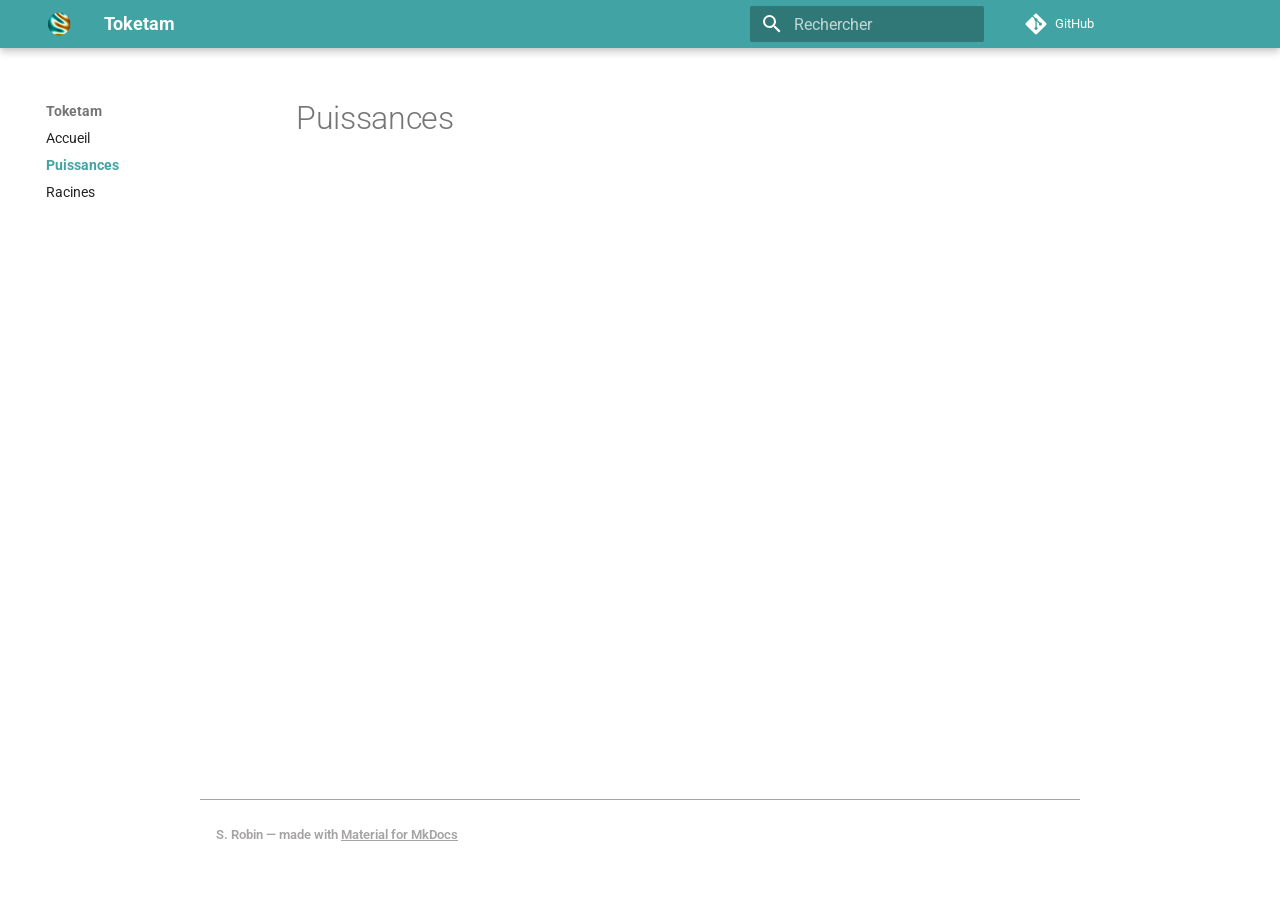
<file: site/puissances/index.html>
<!doctype html>
<html lang="fr" class="no-js">
  <head>
    
      <meta charset="utf-8">
      <meta name="viewport" content="width=device-width,initial-scale=1">
      
      
      
      
        <link rel="prev" href="..">
      
      
        <link rel="next" href="../racines/">
      
      
        
      
      
      <link rel="icon" href="../assets/images/favicon.png">
      <meta name="generator" content="mkdocs-1.6.1, mkdocs-material-9.8.1">
    
    
      
        <title>Puissances - Toketam</title>
      
    
    
      <link rel="stylesheet" href="../assets/stylesheets/main.57a0d79d.min.css">
      
      


    
    
      
    
    
      
        
        
        <link rel="preconnect" href="https://fonts.gstatic.com" crossorigin>
        <link rel="stylesheet" href="https://fonts.googleapis.com/css?family=Roboto:300,300i,400,400i,700,700i%7CRoboto+Mono:400,400i,700,700i&display=fallback">
        <style>:root{--md-text-font:"Roboto";--md-code-font:"Roboto Mono"}</style>
      
    
    
      <link rel="stylesheet" href="../stylesheets/extra.css">
    
    <script>__md_scope=new URL("..",location),__md_hash=e=>[...e].reduce(((e,_)=>(e<<5)-e+_.charCodeAt(0)),0),__md_get=(e,_=localStorage,t=__md_scope)=>JSON.parse(_.getItem(t.pathname+"."+e)),__md_set=(e,_,t=localStorage,a=__md_scope)=>{try{t.setItem(a.pathname+"."+e,JSON.stringify(_))}catch(e){}}</script>
    
      

    
    
  </head>
  
  
    <body dir="ltr">
  
    
    <input class="md-toggle" data-md-toggle="drawer" type="checkbox" id="__drawer" autocomplete="off">
    <input class="md-toggle" data-md-toggle="search" type="checkbox" id="__search" autocomplete="off">
    <label class="md-overlay" for="__drawer"></label>
    <div data-md-component="skip">
      
    </div>
    <div data-md-component="announce">
      
    </div>
    
    
      

  

<header class="md-header md-header--shadow" data-md-component="header">
  <nav class="md-header__inner md-grid" aria-label="En-tête">
    <a href=".." title="Toketam" class="md-header__button md-logo" aria-label="Toketam" data-md-component="logo">
      
  <img src="../assets/symbole.png" alt="logo">

    </a>
    <label class="md-header__button md-icon" for="__drawer">
      
      <svg xmlns="http://www.w3.org/2000/svg" viewBox="0 0 24 24"><path d="M3 6h18v2H3zm0 5h18v2H3zm0 5h18v2H3z"/></svg>
    </label>
    <div class="md-header__title" data-md-component="header-title">
      <div class="md-header__ellipsis">
        <div class="md-header__topic">
          <span class="md-ellipsis">
            Toketam
          </span>
        </div>
        <div class="md-header__topic" data-md-component="header-topic">
          <span class="md-ellipsis">
            
              Puissances
            
          </span>
        </div>
      </div>
    </div>
    
    
      <script>var palette=__md_get("__palette");if(palette&&palette.color){if("(prefers-color-scheme)"===palette.color.media){var media=matchMedia("(prefers-color-scheme: light)"),input=document.querySelector(media.matches?"[data-md-color-media='(prefers-color-scheme: light)']":"[data-md-color-media='(prefers-color-scheme: dark)']");palette.color.media=input.getAttribute("data-md-color-media"),palette.color.scheme=input.getAttribute("data-md-color-scheme"),palette.color.primary=input.getAttribute("data-md-color-primary"),palette.color.accent=input.getAttribute("data-md-color-accent")}for(var[key,value]of Object.entries(palette.color))document.body.setAttribute("data-md-color-"+key,value)}</script>
    
    
    
      
      
        <label class="md-header__button md-icon" for="__search">
          
          <svg xmlns="http://www.w3.org/2000/svg" viewBox="0 0 24 24"><path d="M9.5 3A6.5 6.5 0 0 1 16 9.5c0 1.61-.59 3.09-1.56 4.23l.27.27h.79l5 5-1.5 1.5-5-5v-.79l-.27-.27A6.52 6.52 0 0 1 9.5 16 6.5 6.5 0 0 1 3 9.5 6.5 6.5 0 0 1 9.5 3m0 2C7 5 5 7 5 9.5S7 14 9.5 14 14 12 14 9.5 12 5 9.5 5"/></svg>
        </label>
        <div class="md-search" data-md-component="search" role="dialog">
  <label class="md-search__overlay" for="__search"></label>
  <div class="md-search__inner" role="search">
    <form class="md-search__form" name="search">
      <input type="text" class="md-search__input" name="query" aria-label="Rechercher" placeholder="Rechercher" autocapitalize="off" autocorrect="off" autocomplete="off" spellcheck="false" data-md-component="search-query" required>
      <label class="md-search__icon md-icon" for="__search">
        
        <svg xmlns="http://www.w3.org/2000/svg" viewBox="0 0 24 24"><path d="M9.5 3A6.5 6.5 0 0 1 16 9.5c0 1.61-.59 3.09-1.56 4.23l.27.27h.79l5 5-1.5 1.5-5-5v-.79l-.27-.27A6.52 6.52 0 0 1 9.5 16 6.5 6.5 0 0 1 3 9.5 6.5 6.5 0 0 1 9.5 3m0 2C7 5 5 7 5 9.5S7 14 9.5 14 14 12 14 9.5 12 5 9.5 5"/></svg>
        
        <svg xmlns="http://www.w3.org/2000/svg" viewBox="0 0 24 24"><path d="M20 11v2H8l5.5 5.5-1.42 1.42L4.16 12l7.92-7.92L13.5 5.5 8 11z"/></svg>
      </label>
      <nav class="md-search__options" aria-label="Recherche">
        
        <button type="reset" class="md-search__icon md-icon" title="Effacer" aria-label="Effacer" tabindex="-1">
          
          <svg xmlns="http://www.w3.org/2000/svg" viewBox="0 0 24 24"><path d="M19 6.41 17.59 5 12 10.59 6.41 5 5 6.41 10.59 12 5 17.59 6.41 19 12 13.41 17.59 19 19 17.59 13.41 12z"/></svg>
        </button>
      </nav>
      
    </form>
    <div class="md-search__output">
      <div class="md-search__scrollwrap" tabindex="0" data-md-scrollfix>
        <div class="md-search-result" data-md-component="search-result">
          <div class="md-search-result__meta">
            Initialisation de la recherche
          </div>
          <ol class="md-search-result__list" role="presentation"></ol>
        </div>
      </div>
    </div>
  </div>
</div>
      
    
    
      <div class="md-header__source">
        <a href="https://github.com/stephane-robin/toketam.git" title="Aller au dépôt" class="md-source" data-md-component="source">
  <div class="md-source__icon md-icon">
    
    <svg xmlns="http://www.w3.org/2000/svg" viewBox="0 0 448 512"><!--! Font Awesome Free 7.1.0 by @fontawesome - https://fontawesome.com License - https://fontawesome.com/license/free (Icons: CC BY 4.0, Fonts: SIL OFL 1.1, Code: MIT License) Copyright 2025 Fonticons, Inc.--><path d="M439.6 236.1 244 40.5c-5.4-5.5-12.8-8.5-20.4-8.5s-15 3-20.4 8.4L162.5 81l51.5 51.5c27.1-9.1 52.7 16.8 43.4 43.7l49.7 49.7c34.2-11.8 61.2 31 35.5 56.7-26.5 26.5-70.2-2.9-56-37.3L240.3 199v121.9c25.3 12.5 22.3 41.8 9.1 55-6.4 6.4-15.2 10.1-24.3 10.1s-17.8-3.6-24.3-10.1c-17.6-17.6-11.1-46.9 11.2-56v-123c-20.8-8.5-24.6-30.7-18.6-45L142.6 101 8.5 235.1C3 240.6 0 247.9 0 255.5s3 15 8.5 20.4l195.6 195.7c5.4 5.4 12.7 8.4 20.4 8.4s15-3 20.4-8.4l194.7-194.7c5.4-5.4 8.4-12.8 8.4-20.4s-3-15-8.4-20.4"/></svg>
  </div>
  <div class="md-source__repository">
    GitHub
  </div>
</a>
      </div>
    
  </nav>
  
</header>
    
    <div class="md-container" data-md-component="container">
      
      
        
          
        
      
      <main class="md-main" data-md-component="main">
        <div class="md-main__inner md-grid">
          
            
              
              <div class="md-sidebar md-sidebar--primary" data-md-component="sidebar" data-md-type="navigation" >
                <div class="md-sidebar__scrollwrap">
                  <div class="md-sidebar__inner">
                    



<nav class="md-nav md-nav--primary" aria-label="Navigation" data-md-level="0">
  <label class="md-nav__title" for="__drawer">
    <a href=".." title="Toketam" class="md-nav__button md-logo" aria-label="Toketam" data-md-component="logo">
      
  <img src="../assets/symbole.png" alt="logo">

    </a>
    Toketam
  </label>
  
    <div class="md-nav__source">
      <a href="https://github.com/stephane-robin/toketam.git" title="Aller au dépôt" class="md-source" data-md-component="source">
  <div class="md-source__icon md-icon">
    
    <svg xmlns="http://www.w3.org/2000/svg" viewBox="0 0 448 512"><!--! Font Awesome Free 7.1.0 by @fontawesome - https://fontawesome.com License - https://fontawesome.com/license/free (Icons: CC BY 4.0, Fonts: SIL OFL 1.1, Code: MIT License) Copyright 2025 Fonticons, Inc.--><path d="M439.6 236.1 244 40.5c-5.4-5.5-12.8-8.5-20.4-8.5s-15 3-20.4 8.4L162.5 81l51.5 51.5c27.1-9.1 52.7 16.8 43.4 43.7l49.7 49.7c34.2-11.8 61.2 31 35.5 56.7-26.5 26.5-70.2-2.9-56-37.3L240.3 199v121.9c25.3 12.5 22.3 41.8 9.1 55-6.4 6.4-15.2 10.1-24.3 10.1s-17.8-3.6-24.3-10.1c-17.6-17.6-11.1-46.9 11.2-56v-123c-20.8-8.5-24.6-30.7-18.6-45L142.6 101 8.5 235.1C3 240.6 0 247.9 0 255.5s3 15 8.5 20.4l195.6 195.7c5.4 5.4 12.7 8.4 20.4 8.4s15-3 20.4-8.4l194.7-194.7c5.4-5.4 8.4-12.8 8.4-20.4s-3-15-8.4-20.4"/></svg>
  </div>
  <div class="md-source__repository">
    GitHub
  </div>
</a>
    </div>
  
  <ul class="md-nav__list" data-md-scrollfix>
    
      
      
  
  
  
  
    <li class="md-nav__item">
      <a href=".." class="md-nav__link">
        
  
  
  <span class="md-ellipsis">
    
  
    Accueil
  

    
  </span>
  
  

      </a>
    </li>
  

    
      
      
  
  
    
  
  
  
    <li class="md-nav__item md-nav__item--active">
      
      <input class="md-nav__toggle md-toggle" type="checkbox" id="__toc">
      
      
      
      <a href="./" class="md-nav__link md-nav__link--active">
        
  
  
  <span class="md-ellipsis">
    
  
    Puissances
  

    
  </span>
  
  

      </a>
      
    </li>
  

    
      
      
  
  
  
  
    <li class="md-nav__item">
      <a href="../racines/" class="md-nav__link">
        
  
  
  <span class="md-ellipsis">
    
  
    Racines
  

    
  </span>
  
  

      </a>
    </li>
  

    
  </ul>
</nav>
                  </div>
                </div>
              </div>
            
            
              
              <div class="md-sidebar md-sidebar--secondary" data-md-component="sidebar" data-md-type="toc" >
                <div class="md-sidebar__scrollwrap">
                  <div class="md-sidebar__inner">
                    

<nav class="md-nav md-nav--secondary" aria-label="Table des matières">
  
  
  
  
</nav>
                  </div>
                </div>
              </div>
            
          
          
            <div class="md-content" data-md-component="content">
              
              <article class="md-content__inner md-typeset">
                
                  


  
  


  <h1>Puissances</h1>














                
              </article>
            </div>
          
          
<script>var target=document.getElementById(location.hash.slice(1));target&&target.name&&(target.checked=target.name.startsWith("__tabbed_"))</script>
        </div>
        
      </main>
      
        <footer class="md-footer">
  
  <div class="md-footer-meta md-typeset">
    <div class="md-footer-meta__inner md-grid">
      <div class="md-copyright">
  
    <div class="md-copyright__highlight">
      <p>S. Robin — made with <a href="https://squidfunk.github.io/mkdocs-material/" target="_blank" rel="noopener">Material for MkDocs</a></p>
    </div>
  
  
</div>
      
    </div>
  </div>
</footer>
      
    </div>
    <div class="md-dialog" data-md-component="dialog">
      <div class="md-dialog__inner md-typeset"></div>
    </div>
    
    
    
      
      
      <script id="__config" type="application/json">{"annotate": null, "base": "..", "features": [], "search": "../assets/javascripts/workers/search.a7633da7.min.js", "tags": null, "translations": {"clipboard.copied": "Copi\u00e9 dans le presse-papier", "clipboard.copy": "Copier dans le presse-papier", "search.result.more.one": "1 de plus sur cette page", "search.result.more.other": "# de plus sur cette page", "search.result.none": "Aucun document trouv\u00e9", "search.result.one": "1 document trouv\u00e9", "search.result.other": "# documents trouv\u00e9s", "search.result.placeholder": "Taper pour d\u00e9marrer la recherche", "search.result.term.missing": "Non trouv\u00e9", "select.version": "S\u00e9lectionner la version"}, "version": null}</script>
    
    
      <script src="../assets/javascripts/bundle.a5f9d56c.min.js"></script>
      
    
  </body>
</html>
</file>
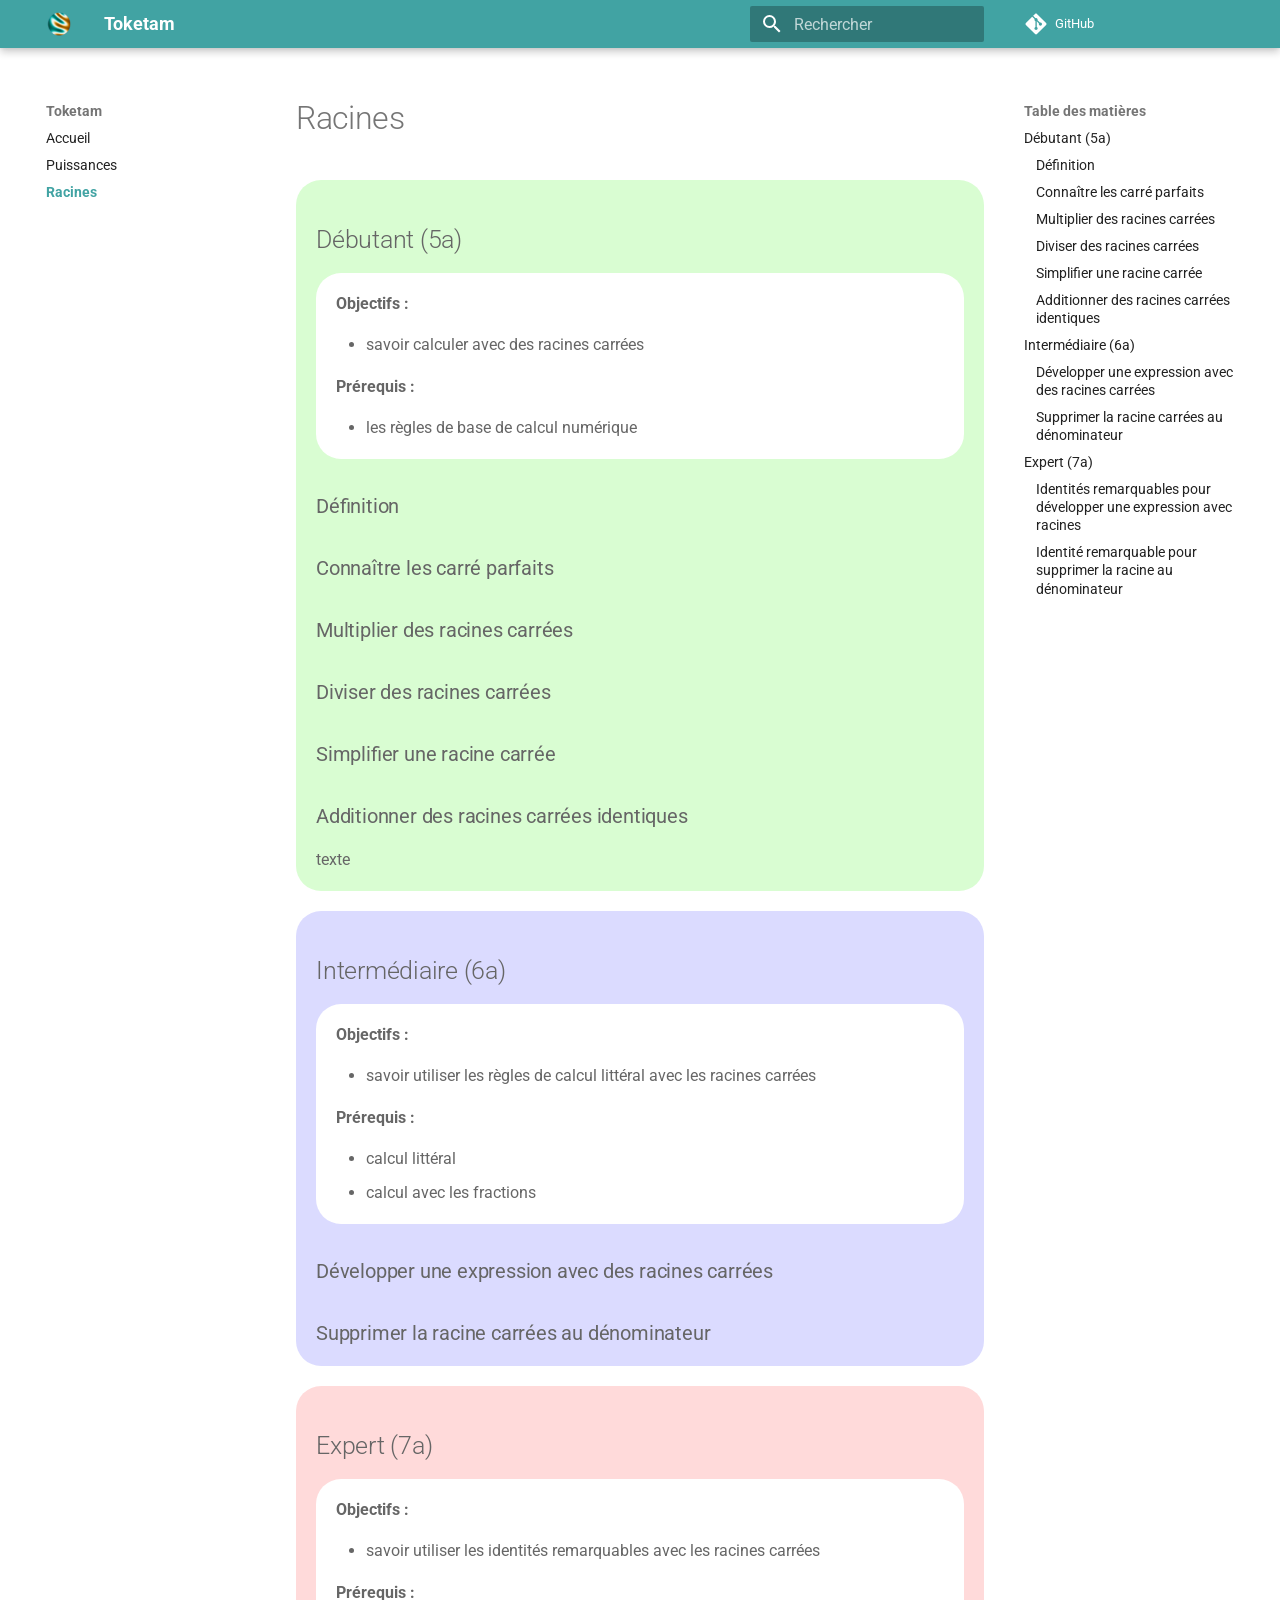
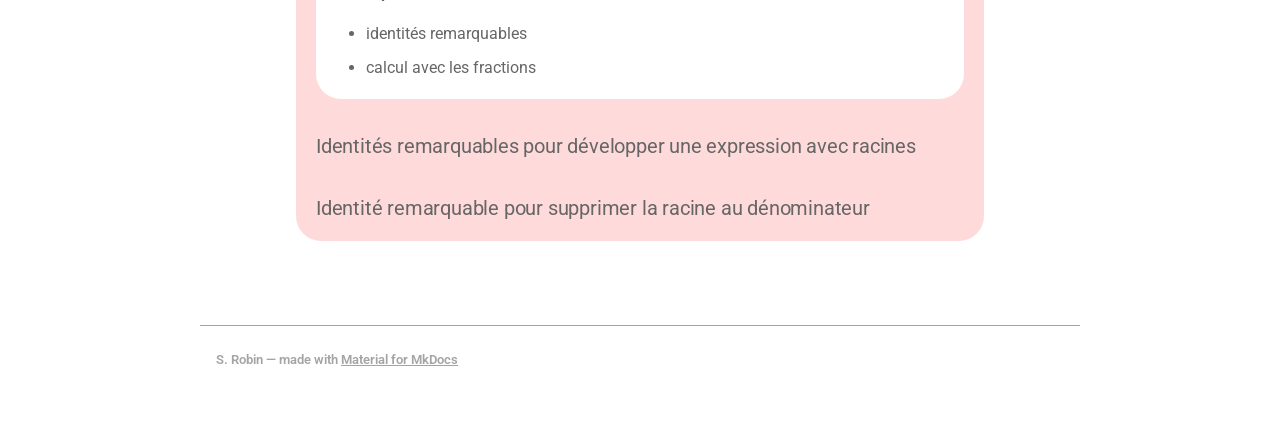
<file: site/racines/index.html>
<!doctype html>
<html lang="fr" class="no-js">
  <head>
    
      <meta charset="utf-8">
      <meta name="viewport" content="width=device-width,initial-scale=1">
      
      
      
      
        <link rel="prev" href="../puissances/">
      
      
      
        
      
      
      <link rel="icon" href="../assets/images/favicon.png">
      <meta name="generator" content="mkdocs-1.6.1, mkdocs-material-9.8.1">
    
    
      
        <title>Racines - Toketam</title>
      
    
    
      <link rel="stylesheet" href="../assets/stylesheets/main.57a0d79d.min.css">
      
      


    
    
      
    
    
      
        
        
        <link rel="preconnect" href="https://fonts.gstatic.com" crossorigin>
        <link rel="stylesheet" href="https://fonts.googleapis.com/css?family=Roboto:300,300i,400,400i,700,700i%7CRoboto+Mono:400,400i,700,700i&display=fallback">
        <style>:root{--md-text-font:"Roboto";--md-code-font:"Roboto Mono"}</style>
      
    
    
      <link rel="stylesheet" href="../stylesheets/extra.css">
    
    <script>__md_scope=new URL("..",location),__md_hash=e=>[...e].reduce(((e,_)=>(e<<5)-e+_.charCodeAt(0)),0),__md_get=(e,_=localStorage,t=__md_scope)=>JSON.parse(_.getItem(t.pathname+"."+e)),__md_set=(e,_,t=localStorage,a=__md_scope)=>{try{t.setItem(a.pathname+"."+e,JSON.stringify(_))}catch(e){}}</script>
    
      

    
    
  </head>
  
  
    <body dir="ltr">
  
    
    <input class="md-toggle" data-md-toggle="drawer" type="checkbox" id="__drawer" autocomplete="off">
    <input class="md-toggle" data-md-toggle="search" type="checkbox" id="__search" autocomplete="off">
    <label class="md-overlay" for="__drawer"></label>
    <div data-md-component="skip">
      
        
        <a href="#racines" class="md-skip">
          Aller au contenu
        </a>
      
    </div>
    <div data-md-component="announce">
      
    </div>
    
    
      

  

<header class="md-header md-header--shadow" data-md-component="header">
  <nav class="md-header__inner md-grid" aria-label="En-tête">
    <a href=".." title="Toketam" class="md-header__button md-logo" aria-label="Toketam" data-md-component="logo">
      
  <img src="../assets/symbole.png" alt="logo">

    </a>
    <label class="md-header__button md-icon" for="__drawer">
      
      <svg xmlns="http://www.w3.org/2000/svg" viewBox="0 0 24 24"><path d="M3 6h18v2H3zm0 5h18v2H3zm0 5h18v2H3z"/></svg>
    </label>
    <div class="md-header__title" data-md-component="header-title">
      <div class="md-header__ellipsis">
        <div class="md-header__topic">
          <span class="md-ellipsis">
            Toketam
          </span>
        </div>
        <div class="md-header__topic" data-md-component="header-topic">
          <span class="md-ellipsis">
            
              Racines
            
          </span>
        </div>
      </div>
    </div>
    
    
      <script>var palette=__md_get("__palette");if(palette&&palette.color){if("(prefers-color-scheme)"===palette.color.media){var media=matchMedia("(prefers-color-scheme: light)"),input=document.querySelector(media.matches?"[data-md-color-media='(prefers-color-scheme: light)']":"[data-md-color-media='(prefers-color-scheme: dark)']");palette.color.media=input.getAttribute("data-md-color-media"),palette.color.scheme=input.getAttribute("data-md-color-scheme"),palette.color.primary=input.getAttribute("data-md-color-primary"),palette.color.accent=input.getAttribute("data-md-color-accent")}for(var[key,value]of Object.entries(palette.color))document.body.setAttribute("data-md-color-"+key,value)}</script>
    
    
    
      
      
        <label class="md-header__button md-icon" for="__search">
          
          <svg xmlns="http://www.w3.org/2000/svg" viewBox="0 0 24 24"><path d="M9.5 3A6.5 6.5 0 0 1 16 9.5c0 1.61-.59 3.09-1.56 4.23l.27.27h.79l5 5-1.5 1.5-5-5v-.79l-.27-.27A6.52 6.52 0 0 1 9.5 16 6.5 6.5 0 0 1 3 9.5 6.5 6.5 0 0 1 9.5 3m0 2C7 5 5 7 5 9.5S7 14 9.5 14 14 12 14 9.5 12 5 9.5 5"/></svg>
        </label>
        <div class="md-search" data-md-component="search" role="dialog">
  <label class="md-search__overlay" for="__search"></label>
  <div class="md-search__inner" role="search">
    <form class="md-search__form" name="search">
      <input type="text" class="md-search__input" name="query" aria-label="Rechercher" placeholder="Rechercher" autocapitalize="off" autocorrect="off" autocomplete="off" spellcheck="false" data-md-component="search-query" required>
      <label class="md-search__icon md-icon" for="__search">
        
        <svg xmlns="http://www.w3.org/2000/svg" viewBox="0 0 24 24"><path d="M9.5 3A6.5 6.5 0 0 1 16 9.5c0 1.61-.59 3.09-1.56 4.23l.27.27h.79l5 5-1.5 1.5-5-5v-.79l-.27-.27A6.52 6.52 0 0 1 9.5 16 6.5 6.5 0 0 1 3 9.5 6.5 6.5 0 0 1 9.5 3m0 2C7 5 5 7 5 9.5S7 14 9.5 14 14 12 14 9.5 12 5 9.5 5"/></svg>
        
        <svg xmlns="http://www.w3.org/2000/svg" viewBox="0 0 24 24"><path d="M20 11v2H8l5.5 5.5-1.42 1.42L4.16 12l7.92-7.92L13.5 5.5 8 11z"/></svg>
      </label>
      <nav class="md-search__options" aria-label="Recherche">
        
        <button type="reset" class="md-search__icon md-icon" title="Effacer" aria-label="Effacer" tabindex="-1">
          
          <svg xmlns="http://www.w3.org/2000/svg" viewBox="0 0 24 24"><path d="M19 6.41 17.59 5 12 10.59 6.41 5 5 6.41 10.59 12 5 17.59 6.41 19 12 13.41 17.59 19 19 17.59 13.41 12z"/></svg>
        </button>
      </nav>
      
    </form>
    <div class="md-search__output">
      <div class="md-search__scrollwrap" tabindex="0" data-md-scrollfix>
        <div class="md-search-result" data-md-component="search-result">
          <div class="md-search-result__meta">
            Initialisation de la recherche
          </div>
          <ol class="md-search-result__list" role="presentation"></ol>
        </div>
      </div>
    </div>
  </div>
</div>
      
    
    
      <div class="md-header__source">
        <a href="https://github.com/stephane-robin/toketam.git" title="Aller au dépôt" class="md-source" data-md-component="source">
  <div class="md-source__icon md-icon">
    
    <svg xmlns="http://www.w3.org/2000/svg" viewBox="0 0 448 512"><!--! Font Awesome Free 7.1.0 by @fontawesome - https://fontawesome.com License - https://fontawesome.com/license/free (Icons: CC BY 4.0, Fonts: SIL OFL 1.1, Code: MIT License) Copyright 2025 Fonticons, Inc.--><path d="M439.6 236.1 244 40.5c-5.4-5.5-12.8-8.5-20.4-8.5s-15 3-20.4 8.4L162.5 81l51.5 51.5c27.1-9.1 52.7 16.8 43.4 43.7l49.7 49.7c34.2-11.8 61.2 31 35.5 56.7-26.5 26.5-70.2-2.9-56-37.3L240.3 199v121.9c25.3 12.5 22.3 41.8 9.1 55-6.4 6.4-15.2 10.1-24.3 10.1s-17.8-3.6-24.3-10.1c-17.6-17.6-11.1-46.9 11.2-56v-123c-20.8-8.5-24.6-30.7-18.6-45L142.6 101 8.5 235.1C3 240.6 0 247.9 0 255.5s3 15 8.5 20.4l195.6 195.7c5.4 5.4 12.7 8.4 20.4 8.4s15-3 20.4-8.4l194.7-194.7c5.4-5.4 8.4-12.8 8.4-20.4s-3-15-8.4-20.4"/></svg>
  </div>
  <div class="md-source__repository">
    GitHub
  </div>
</a>
      </div>
    
  </nav>
  
</header>
    
    <div class="md-container" data-md-component="container">
      
      
        
          
        
      
      <main class="md-main" data-md-component="main">
        <div class="md-main__inner md-grid">
          
            
              
              <div class="md-sidebar md-sidebar--primary" data-md-component="sidebar" data-md-type="navigation" >
                <div class="md-sidebar__scrollwrap">
                  <div class="md-sidebar__inner">
                    



<nav class="md-nav md-nav--primary" aria-label="Navigation" data-md-level="0">
  <label class="md-nav__title" for="__drawer">
    <a href=".." title="Toketam" class="md-nav__button md-logo" aria-label="Toketam" data-md-component="logo">
      
  <img src="../assets/symbole.png" alt="logo">

    </a>
    Toketam
  </label>
  
    <div class="md-nav__source">
      <a href="https://github.com/stephane-robin/toketam.git" title="Aller au dépôt" class="md-source" data-md-component="source">
  <div class="md-source__icon md-icon">
    
    <svg xmlns="http://www.w3.org/2000/svg" viewBox="0 0 448 512"><!--! Font Awesome Free 7.1.0 by @fontawesome - https://fontawesome.com License - https://fontawesome.com/license/free (Icons: CC BY 4.0, Fonts: SIL OFL 1.1, Code: MIT License) Copyright 2025 Fonticons, Inc.--><path d="M439.6 236.1 244 40.5c-5.4-5.5-12.8-8.5-20.4-8.5s-15 3-20.4 8.4L162.5 81l51.5 51.5c27.1-9.1 52.7 16.8 43.4 43.7l49.7 49.7c34.2-11.8 61.2 31 35.5 56.7-26.5 26.5-70.2-2.9-56-37.3L240.3 199v121.9c25.3 12.5 22.3 41.8 9.1 55-6.4 6.4-15.2 10.1-24.3 10.1s-17.8-3.6-24.3-10.1c-17.6-17.6-11.1-46.9 11.2-56v-123c-20.8-8.5-24.6-30.7-18.6-45L142.6 101 8.5 235.1C3 240.6 0 247.9 0 255.5s3 15 8.5 20.4l195.6 195.7c5.4 5.4 12.7 8.4 20.4 8.4s15-3 20.4-8.4l194.7-194.7c5.4-5.4 8.4-12.8 8.4-20.4s-3-15-8.4-20.4"/></svg>
  </div>
  <div class="md-source__repository">
    GitHub
  </div>
</a>
    </div>
  
  <ul class="md-nav__list" data-md-scrollfix>
    
      
      
  
  
  
  
    <li class="md-nav__item">
      <a href=".." class="md-nav__link">
        
  
  
  <span class="md-ellipsis">
    
  
    Accueil
  

    
  </span>
  
  

      </a>
    </li>
  

    
      
      
  
  
  
  
    <li class="md-nav__item">
      <a href="../puissances/" class="md-nav__link">
        
  
  
  <span class="md-ellipsis">
    
  
    Puissances
  

    
  </span>
  
  

      </a>
    </li>
  

    
      
      
  
  
    
  
  
  
    <li class="md-nav__item md-nav__item--active">
      
      <input class="md-nav__toggle md-toggle" type="checkbox" id="__toc">
      
      
        
      
      
        <label class="md-nav__link md-nav__link--active" for="__toc">
          
  
  
  <span class="md-ellipsis">
    
  
    Racines
  

    
  </span>
  
  

          <span class="md-nav__icon md-icon"></span>
        </label>
      
      <a href="./" class="md-nav__link md-nav__link--active">
        
  
  
  <span class="md-ellipsis">
    
  
    Racines
  

    
  </span>
  
  

      </a>
      
        

<nav class="md-nav md-nav--secondary" aria-label="Table des matières">
  
  
  
    
  
  
    <label class="md-nav__title" for="__toc">
      <span class="md-nav__icon md-icon"></span>
      Table des matières
    </label>
    <ul class="md-nav__list" data-md-component="toc" data-md-scrollfix>
      
        <li class="md-nav__item">
  <a href="#debutant-5a" class="md-nav__link">
    <span class="md-ellipsis">
      
        Débutant (5a)
      
    </span>
  </a>
  
    <nav class="md-nav" aria-label="Débutant (5a)">
      <ul class="md-nav__list">
        
          <li class="md-nav__item">
  <a href="#definition" class="md-nav__link">
    <span class="md-ellipsis">
      
        Définition
      
    </span>
  </a>
  
</li>
        
          <li class="md-nav__item">
  <a href="#connaitre-les-carre-parfaits" class="md-nav__link">
    <span class="md-ellipsis">
      
        Connaître les carré parfaits
      
    </span>
  </a>
  
</li>
        
          <li class="md-nav__item">
  <a href="#multiplier-des-racines-carrees" class="md-nav__link">
    <span class="md-ellipsis">
      
        Multiplier des racines carrées
      
    </span>
  </a>
  
</li>
        
          <li class="md-nav__item">
  <a href="#diviser-des-racines-carrees" class="md-nav__link">
    <span class="md-ellipsis">
      
        Diviser des racines carrées
      
    </span>
  </a>
  
</li>
        
          <li class="md-nav__item">
  <a href="#simplifier-une-racine-carree" class="md-nav__link">
    <span class="md-ellipsis">
      
        Simplifier une racine carrée
      
    </span>
  </a>
  
</li>
        
          <li class="md-nav__item">
  <a href="#additionner-des-racines-carrees-identiques" class="md-nav__link">
    <span class="md-ellipsis">
      
        Additionner des racines carrées identiques
      
    </span>
  </a>
  
</li>
        
      </ul>
    </nav>
  
</li>
      
        <li class="md-nav__item">
  <a href="#intermediaire-6a" class="md-nav__link">
    <span class="md-ellipsis">
      
        Intermédiaire (6a)
      
    </span>
  </a>
  
    <nav class="md-nav" aria-label="Intermédiaire (6a)">
      <ul class="md-nav__list">
        
          <li class="md-nav__item">
  <a href="#developper-une-expression-avec-des-racines-carrees" class="md-nav__link">
    <span class="md-ellipsis">
      
        Développer une expression avec des racines carrées
      
    </span>
  </a>
  
</li>
        
          <li class="md-nav__item">
  <a href="#supprimer-la-racine-carrees-au-denominateur" class="md-nav__link">
    <span class="md-ellipsis">
      
        Supprimer la racine carrées au dénominateur
      
    </span>
  </a>
  
</li>
        
      </ul>
    </nav>
  
</li>
      
        <li class="md-nav__item">
  <a href="#expert-7a" class="md-nav__link">
    <span class="md-ellipsis">
      
        Expert (7a)
      
    </span>
  </a>
  
    <nav class="md-nav" aria-label="Expert (7a)">
      <ul class="md-nav__list">
        
          <li class="md-nav__item">
  <a href="#identites-remarquables-pour-developper-une-expression-avec-racines" class="md-nav__link">
    <span class="md-ellipsis">
      
        Identités remarquables pour développer une expression avec racines
      
    </span>
  </a>
  
</li>
        
          <li class="md-nav__item">
  <a href="#identite-remarquable-pour-supprimer-la-racine-au-denominateur" class="md-nav__link">
    <span class="md-ellipsis">
      
        Identité remarquable pour supprimer la racine au dénominateur
      
    </span>
  </a>
  
</li>
        
      </ul>
    </nav>
  
</li>
      
    </ul>
  
</nav>
      
    </li>
  

    
  </ul>
</nav>
                  </div>
                </div>
              </div>
            
            
              
              <div class="md-sidebar md-sidebar--secondary" data-md-component="sidebar" data-md-type="toc" >
                <div class="md-sidebar__scrollwrap">
                  <div class="md-sidebar__inner">
                    

<nav class="md-nav md-nav--secondary" aria-label="Table des matières">
  
  
  
    
  
  
    <label class="md-nav__title" for="__toc">
      <span class="md-nav__icon md-icon"></span>
      Table des matières
    </label>
    <ul class="md-nav__list" data-md-component="toc" data-md-scrollfix>
      
        <li class="md-nav__item">
  <a href="#debutant-5a" class="md-nav__link">
    <span class="md-ellipsis">
      
        Débutant (5a)
      
    </span>
  </a>
  
    <nav class="md-nav" aria-label="Débutant (5a)">
      <ul class="md-nav__list">
        
          <li class="md-nav__item">
  <a href="#definition" class="md-nav__link">
    <span class="md-ellipsis">
      
        Définition
      
    </span>
  </a>
  
</li>
        
          <li class="md-nav__item">
  <a href="#connaitre-les-carre-parfaits" class="md-nav__link">
    <span class="md-ellipsis">
      
        Connaître les carré parfaits
      
    </span>
  </a>
  
</li>
        
          <li class="md-nav__item">
  <a href="#multiplier-des-racines-carrees" class="md-nav__link">
    <span class="md-ellipsis">
      
        Multiplier des racines carrées
      
    </span>
  </a>
  
</li>
        
          <li class="md-nav__item">
  <a href="#diviser-des-racines-carrees" class="md-nav__link">
    <span class="md-ellipsis">
      
        Diviser des racines carrées
      
    </span>
  </a>
  
</li>
        
          <li class="md-nav__item">
  <a href="#simplifier-une-racine-carree" class="md-nav__link">
    <span class="md-ellipsis">
      
        Simplifier une racine carrée
      
    </span>
  </a>
  
</li>
        
          <li class="md-nav__item">
  <a href="#additionner-des-racines-carrees-identiques" class="md-nav__link">
    <span class="md-ellipsis">
      
        Additionner des racines carrées identiques
      
    </span>
  </a>
  
</li>
        
      </ul>
    </nav>
  
</li>
      
        <li class="md-nav__item">
  <a href="#intermediaire-6a" class="md-nav__link">
    <span class="md-ellipsis">
      
        Intermédiaire (6a)
      
    </span>
  </a>
  
    <nav class="md-nav" aria-label="Intermédiaire (6a)">
      <ul class="md-nav__list">
        
          <li class="md-nav__item">
  <a href="#developper-une-expression-avec-des-racines-carrees" class="md-nav__link">
    <span class="md-ellipsis">
      
        Développer une expression avec des racines carrées
      
    </span>
  </a>
  
</li>
        
          <li class="md-nav__item">
  <a href="#supprimer-la-racine-carrees-au-denominateur" class="md-nav__link">
    <span class="md-ellipsis">
      
        Supprimer la racine carrées au dénominateur
      
    </span>
  </a>
  
</li>
        
      </ul>
    </nav>
  
</li>
      
        <li class="md-nav__item">
  <a href="#expert-7a" class="md-nav__link">
    <span class="md-ellipsis">
      
        Expert (7a)
      
    </span>
  </a>
  
    <nav class="md-nav" aria-label="Expert (7a)">
      <ul class="md-nav__list">
        
          <li class="md-nav__item">
  <a href="#identites-remarquables-pour-developper-une-expression-avec-racines" class="md-nav__link">
    <span class="md-ellipsis">
      
        Identités remarquables pour développer une expression avec racines
      
    </span>
  </a>
  
</li>
        
          <li class="md-nav__item">
  <a href="#identite-remarquable-pour-supprimer-la-racine-au-denominateur" class="md-nav__link">
    <span class="md-ellipsis">
      
        Identité remarquable pour supprimer la racine au dénominateur
      
    </span>
  </a>
  
</li>
        
      </ul>
    </nav>
  
</li>
      
    </ul>
  
</nav>
                  </div>
                </div>
              </div>
            
          
          
            <div class="md-content" data-md-component="content">
              
              <article class="md-content__inner md-typeset">
                
                  


  
  


<h1 id="racines">Racines</h1>
<div class="carte-debutant">
<h2 id="debutant-5a">Débutant (5a)</h2>
<div class="objectif">
<p><strong>Objectifs :</strong> </p>
<ul>
<li>savoir calculer avec des racines carrées</li>
</ul>
<p><strong>Prérequis :</strong></p>
<ul>
<li>les règles de base de calcul numérique</li>
</ul>
</div>
<h3 id="definition">Définition</h3>
<h3 id="connaitre-les-carre-parfaits">Connaître les carré parfaits</h3>
<h3 id="multiplier-des-racines-carrees">Multiplier des racines carrées</h3>
<h3 id="diviser-des-racines-carrees">Diviser des racines carrées</h3>
<h3 id="simplifier-une-racine-carree">Simplifier une racine carrée</h3>
<h3 id="additionner-des-racines-carrees-identiques">Additionner des racines carrées identiques</h3>
<p>texte</p>
</div>
<div class="carte-intermediaire">
<h2 id="intermediaire-6a">Intermédiaire (6a)</h2>
<div class="objectif">
<p><strong>Objectifs :</strong> </p>
<ul>
<li>savoir utiliser les règles de calcul littéral avec les racines carrées</li>
</ul>
<p><strong>Prérequis :</strong></p>
<ul>
<li>calcul littéral</li>
<li>calcul avec les fractions</li>
</ul>
</div>
<h3 id="developper-une-expression-avec-des-racines-carrees">Développer une expression avec des racines carrées</h3>
<h3 id="supprimer-la-racine-carrees-au-denominateur">Supprimer la racine carrées au dénominateur</h3>
</div>
<div class="carte-expert">
<h2 id="expert-7a">Expert (7a)</h2>
<div class="objectif">
<p><strong>Objectifs :</strong> </p>
<ul>
<li>savoir utiliser les identités remarquables avec les racines carrées</li>
</ul>
<p><strong>Prérequis :</strong></p>
<ul>
<li>identités remarquables</li>
<li>calcul avec les fractions</li>
</ul>
</div>
<h3 id="identites-remarquables-pour-developper-une-expression-avec-racines">Identités remarquables pour développer une expression avec racines</h3>
<h3 id="identite-remarquable-pour-supprimer-la-racine-au-denominateur">Identité remarquable pour supprimer la racine au dénominateur</h3>
</div>












                
              </article>
            </div>
          
          
<script>var target=document.getElementById(location.hash.slice(1));target&&target.name&&(target.checked=target.name.startsWith("__tabbed_"))</script>
        </div>
        
      </main>
      
        <footer class="md-footer">
  
  <div class="md-footer-meta md-typeset">
    <div class="md-footer-meta__inner md-grid">
      <div class="md-copyright">
  
    <div class="md-copyright__highlight">
      <p>S. Robin — made with <a href="https://squidfunk.github.io/mkdocs-material/" target="_blank" rel="noopener">Material for MkDocs</a></p>
    </div>
  
  
</div>
      
    </div>
  </div>
</footer>
      
    </div>
    <div class="md-dialog" data-md-component="dialog">
      <div class="md-dialog__inner md-typeset"></div>
    </div>
    
    
    
      
      
      <script id="__config" type="application/json">{"annotate": null, "base": "..", "features": [], "search": "../assets/javascripts/workers/search.a7633da7.min.js", "tags": null, "translations": {"clipboard.copied": "Copi\u00e9 dans le presse-papier", "clipboard.copy": "Copier dans le presse-papier", "search.result.more.one": "1 de plus sur cette page", "search.result.more.other": "# de plus sur cette page", "search.result.none": "Aucun document trouv\u00e9", "search.result.one": "1 document trouv\u00e9", "search.result.other": "# documents trouv\u00e9s", "search.result.placeholder": "Taper pour d\u00e9marrer la recherche", "search.result.term.missing": "Non trouv\u00e9", "select.version": "S\u00e9lectionner la version"}, "version": null}</script>
    
    
      <script src="../assets/javascripts/bundle.a5f9d56c.min.js"></script>
      
    
  </body>
</html>
</file>
<file: stylesheets/extra.css>
/* ===========================
   === REGLAGES PRINCIPAUX ===
   =========================== */
/* tous les elements principaux gris */
.md-typeset {
  color: #666666 !important;
}
/* header */
.md-header {
  background-color: #41a3a3 !important; /* Votre code couleur personnalisé */
}
/* balises generales */
.md-content h3 {
  font-weight:400;
}
/* valeur active dans le menu latéral gauche et la table des matières droite */
.md-nav__link--active,
.md-nav__item .md-nav__link--active {
  color: #41a3a3 !important;
  font-weight: bold; 
}
/* couleur au survol de la souris */
.md-nav__link:hover,
.md-nav__link:focus {
  color: #41a3a3 !important;
}

/* ===============================
   === CARTE DE CHAQUE SECTION ===
   =============================== */
.carte-debutant {
  padding: 2px 20px 2px 20px;             
  border-left: 4px solid #82f86b;    
  margin-bottom: 20px;       
}
.carte-intermediaire {
  padding: 2px 20px 2px 20px;             
  border-left: 4px solid #8789fd;    
  margin-bottom: 20px;       
}
.carte-expert {
  padding: 2px 20px 2px 20px;             
  border-left: 4px solid #fd8585;    
  margin-bottom: 20px;       
}
.objectif{
  background-color:#fff;
  padding: 2px 20px 2px 20px;             
  border-radius: 25px;        
  margin-bottom: 20px; 
}

/* ==============
   === FOOTER ===
   ============== */
.md-footer {
  background-color: #ffffff !important;
  margin: 60px 0px 30px 0px;
}
.md-footer-meta {
  background-color: #ffffff !important;
}
.md-footer, 
.md-footer a,
.md-footer-meta, 
.md-footer-meta a,
.md-copyright,
.md-copyright a {
  color: #a5a3a3 !important;
  font-weight: 600;
}
.md-copyright a {
  text-decoration: underline;
}
/* correction du probleme d'affichage vertical sur telephone */
.md-footer-meta.md-typeset {
  display: flex;
  flex-wrap: wrap;
  justify-content: space-between;
  align-items: center;
}
.md-copyright {
  color: #a5a3a3 !important;
  display: inline-block !important; 
  word-break: normal;
}
.md-copyright__inner {
  display: inline; 
}
</file>
<file: site/stylesheets/extra.css>
/* Modification ciblée de la barre d'en-tête (header) */
.md-header {
  background-color: #41a3a3 !important; /* Votre code couleur personnalisé */
}
.md-content h3 {
  font-weight:400;
}
/* mettre tous les elements gris */
.md-typeset {
  color: #666666 !important;
}

/* Couleur du lien actif dans le menu latéral gauche et la table des matières droite */
.md-nav__link--active,
.md-nav__item .md-nav__link--active {
  color: #41a3a3 !important;
  font-weight: bold; /* Optionnel : met l'élément actif en gras */
}

/* Couleur au survol de la souris (hover) pour harmoniser l'ensemble */
.md-nav__link:hover,
.md-nav__link:focus {
  color: #41a3a3 !important;
}

/* couleur des liens au survol, predefini autrement par defaut */
:root {
  --md-primary-fg-color: #7e4d73;
  --md-accent-fg-color: #7e4d73;
  --md-footer-bg-color: #ffffff !important;
  --md-footer-bg-color--dark: #ffffff !important;
}

/* Arrondir le champ de recherche dans le header */
.md-search__input {
  border-radius: 25px !important; /* Ajustez le nombre de pixels selon l'arrondi souhaité (ex: 20px pour un effet pilule) */
}

/* Optionnel : arrondir aussi le conteneur du champ de recherche pour éviter les débordements */
.md-search__inner {
  border-radius: 25px !important;
}

/* carte de chaque section */
.carte-debutant {
  background-color: #82f86b4d; 
  padding: 2px 20px 2px 20px;             
  border-radius: 25px;        
  margin-bottom: 20px;       
}
.carte-intermediaire {
  background-color: #8789fd4d; 
  padding: 2px 20px 2px 20px;             
  border-radius: 25px;        
  margin-bottom: 20px;       
}
.carte-expert {
  background-color: #fd85854d; 
  padding: 2px 20px 2px 20px;             
  border-radius: 25px;        
  margin-bottom: 20px;       
}

.objectif{
  background-color:#fff;
  padding: 2px 20px 2px 20px;             
  border-radius: 25px;        
  margin-bottom: 20px; 
}

/* 1. Changer le fond du footer en blanc (ou la couleur de votre choix) */
.md-footer {
  background-color: #ffffff !important;
  margin: 60px 200px 30px 200px;
  border-top: 1px solid #a5a3a3 !important;
}

/* 2. Changer la couleur du texte et des liens du footer pour qu'ils restent lisibles sur fond clair */
.md-footer, 
.md-footer a,
.md-footer p,
.md-footer-meta, 
.md-footer-meta a {
  color: #a5a3a3 !important;
  font-weight:600;
}

.md-footer, 
.md-footer-meta {
  background-color: #ffffff !important;
}

/* Applique la couleur grise à tout le texte libre et aux éléments du copyright */
.md-copyright {
  color: #a5a3a3 !important;
}

/* S'assure que les liens à l'intérieur du copyright héritent aussi de cette couleur ou d'une autre */
.md-copyright a {
  color: #a5a3a3 !important;
  text-decoration: underline; /* Optionnel : pour distinguer les liens */
}
</file>
<file: assets/stylesheets/main.57a0d79d.min.css>
@charset "UTF-8";html{box-sizing:border-box;-webkit-text-size-adjust:none;-moz-text-size-adjust:none;text-size-adjust:none}*,:after,:before{box-sizing:inherit}@media(prefers-reduced-motion){*,:after,:before{transition:none!important}}body{margin:0;-webkit-font-smoothing:antialiased;-moz-osx-font-smoothing:grayscale;--md-text-font-family:var(--md-text-font, _),
    -apple-system, BlinkMacSystemFont, Helvetica, Arial, sans-serif;--md-code-font-family:var(--md-code-font, _),
    SFMono-Regular, Consolas, Menlo, monospace}.md-typeset code:not(.focus-visible),a,button,input,label{-webkit-tap-highlight-color:transparent}a{color:inherit;text-decoration:none}hr{box-sizing:initial;display:block;height:.05rem;padding:0;overflow:visible;border:0}small{font-size:80%}sub,sup{line-height:1em}img{border-style:none}table{border-spacing:0;border-collapse:initial}td,th{font-weight:400;vertical-align:top}button{padding:0;margin:0;font-family:inherit;font-size:inherit;background:#0000;border:0}input{border:0;outline:none}:root{--md-primary-fg-color:#4051b5;--md-primary-fg-color--light:#5d6cc0;--md-primary-fg-color--dark:#303fa1;--md-primary-bg-color:#fff;--md-primary-bg-color--light:#ffffffb3;--md-accent-fg-color:#526cfe;--md-accent-fg-color--transparent:#526cfe1a;--md-accent-bg-color:#fff;--md-accent-bg-color--light:#ffffffb3;--md-typeset-table-sort-icon:url("data:image/svg+xml;charset=utf-8,<svg xmlns='http://www.w3.org/2000/svg' viewBox='0 0 24 24'><path d='m18 21-4-4h3V7h-3l4-4 4 4h-3v10h3M2 19v-2h10v2M2 13v-2h7v2M2 7V5h4v2z'/></svg>");--md-typeset-table-sort-icon--asc:url("data:image/svg+xml;charset=utf-8,<svg xmlns='http://www.w3.org/2000/svg' viewBox='0 0 24 24'><path d='M19 17h3l-4 4-4-4h3V3h2M2 17h10v2H2M6 5v2H2V5m0 6h7v2H2z'/></svg>");--md-typeset-table-sort-icon--desc:url("data:image/svg+xml;charset=utf-8,<svg xmlns='http://www.w3.org/2000/svg' viewBox='0 0 24 24'><path d='M19 7h3l-4-4-4 4h3v14h2M2 17h10v2H2M6 5v2H2V5m0 6h7v2H2z'/></svg>")}[data-md-color-scheme=default]{color-scheme:light}[data-md-color-scheme=default] img[src$="#gh-dark-mode-only"],[data-md-color-scheme=default] img[src$="#only-dark"]{display:none}:root,[data-md-color-scheme=default]{--md-hue:225deg;--md-default-fg-color:#000000de;--md-default-fg-color--light:#0000008a;--md-default-fg-color--lighter:#00000052;--md-default-fg-color--lightest:#00000012;--md-default-bg-color:#fff;--md-default-bg-color--light:#ffffffb3;--md-default-bg-color--lighter:#ffffff4d;--md-default-bg-color--lightest:#ffffff1f;--md-code-fg-color:#36464e;--md-code-bg-color:#f5f5f5;--md-code-bg-color--light:#f5f5f5b3;--md-code-bg-color--lighter:#f5f5f54d;--md-code-hl-color:#4287ff;--md-code-hl-color--light:#4287ff1a;--md-code-hl-number-color:#d52a2a;--md-code-hl-special-color:#db1457;--md-code-hl-function-color:#a846b9;--md-code-hl-constant-color:#6e59d9;--md-code-hl-keyword-color:#3f6ec6;--md-code-hl-string-color:#1c7d4d;--md-code-hl-name-color:var(--md-code-fg-color);--md-code-hl-operator-color:var(--md-default-fg-color--light);--md-code-hl-punctuation-color:var(--md-default-fg-color--light);--md-code-hl-comment-color:var(--md-default-fg-color--light);--md-code-hl-generic-color:var(--md-default-fg-color--light);--md-code-hl-variable-color:var(--md-default-fg-color--light);--md-typeset-color:var(--md-default-fg-color);--md-typeset-a-color:var(--md-primary-fg-color);--md-typeset-del-color:#f5503d26;--md-typeset-ins-color:#0bd57026;--md-typeset-kbd-color:#fafafa;--md-typeset-kbd-accent-color:#fff;--md-typeset-kbd-border-color:#b8b8b8;--md-typeset-mark-color:#ffff0080;--md-typeset-table-color:#0000001f;--md-typeset-table-color--light:#00000009;--md-admonition-fg-color:var(--md-default-fg-color);--md-admonition-bg-color:var(--md-default-bg-color);--md-warning-fg-color:#000000de;--md-warning-bg-color:#ff9;--md-footer-fg-color:#fff;--md-footer-fg-color--light:#ffffffb3;--md-footer-fg-color--lighter:#ffffff73;--md-footer-bg-color:#000000de;--md-footer-bg-color--dark:#00000052;--md-shadow-z1:0 0.2rem 0.5rem #0000000d,
    0 0 0.05rem #0000001a;--md-shadow-z2:0 0.2rem 0.5rem #0000001a,
    0 0 0.05rem #00000040;--md-shadow-z3:0 0.2rem 0.5rem #0003,
    0 0 0.05rem #00000059}.md-icon svg{display:block;width:1.2rem;height:1.2rem;fill:currentcolor}aside,body,input{font-family:var(--md-text-font-family);font-feature-settings:"kern","liga";color:var(--md-typeset-color)}code,kbd,pre{font-family:var(--md-code-font-family);font-feature-settings:"kern"}.md-typeset{font-size:.8rem;line-height:1.6;overflow-wrap:break-word;-webkit-print-color-adjust:exact;color-adjust:exact}@media print{.md-typeset{font-size:.68rem}.md-typeset code,.md-typeset kbd,.md-typeset pre{white-space:pre-wrap}}.md-typeset blockquote,.md-typeset dl,.md-typeset figure,.md-typeset ol,.md-typeset pre,.md-typeset ul{margin-top:1em;margin-bottom:1em}.md-typeset h1{margin:0 0 1.25em;font-size:2em;line-height:1.3;color:var(--md-default-fg-color--light)}.md-typeset h1,.md-typeset h2{font-weight:300;letter-spacing:-.01em}.md-typeset h2{margin:1.6em 0 .64em;font-size:1.5625em;line-height:1.4}.md-typeset h3{margin:1.6em 0 .8em;font-size:1.25em;font-weight:400;line-height:1.5;letter-spacing:-.01em}.md-typeset h2+h3{margin-top:.8em}.md-typeset h4{margin:1em 0;font-weight:700;letter-spacing:-.01em}.md-typeset h5,.md-typeset h6{margin:1.25em 0;font-size:.8em;font-weight:700;color:var(--md-default-fg-color--light);letter-spacing:-.01em}.md-typeset h5{text-transform:uppercase}.md-typeset h5 code{text-transform:none}.md-typeset hr{display:flow-root;margin:1.5em 0;border-bottom:.05rem solid var(--md-default-fg-color--lightest)}.md-typeset a{color:var(--md-typeset-a-color);word-break:break-word}.md-typeset a,.md-typeset a:before{transition:color 125ms}.md-typeset a:focus,.md-typeset a:hover{color:var(--md-accent-fg-color)}.md-typeset a:focus code,.md-typeset a:hover code{color:var(--md-accent-fg-color);background-color:var(--md-accent-fg-color--transparent)}.md-typeset a code{color:var(--md-typeset-a-color)}.md-typeset a.focus-visible{outline-color:var(--md-accent-fg-color);outline-offset:.2rem}.md-typeset code,.md-typeset kbd,.md-typeset pre{font-variant-ligatures:none;color:var(--md-code-fg-color);direction:ltr;transition:background-color 125ms}.md-typeset code{padding:0 .2941176471em;font-size:.85em;word-break:break-word;background-color:var(--md-code-bg-color);border-radius:.1rem;-webkit-box-decoration-break:clone;box-decoration-break:clone;transition:color 125ms,background-color 125ms}.md-typeset code:not(.focus-visible){outline:none}.md-typeset pre{position:relative;display:flow-root;line-height:1.4}.md-typeset pre>code{display:block;padding:.7720588235em 1.1764705882em;margin:0;overflow:auto;word-break:normal;touch-action:auto;scrollbar-color:var(--md-default-fg-color--lighter) #0000;scrollbar-width:thin;outline-color:var(--md-accent-fg-color);box-shadow:none;-webkit-box-decoration-break:slice;box-decoration-break:slice}.md-typeset pre>code:hover{scrollbar-color:var(--md-accent-fg-color) #0000}.md-typeset pre>code::-webkit-scrollbar{width:.2rem;height:.2rem}.md-typeset pre>code::-webkit-scrollbar-thumb{background-color:var(--md-default-fg-color--lighter)}.md-typeset pre>code::-webkit-scrollbar-thumb:hover{background-color:var(--md-accent-fg-color)}.md-typeset kbd{display:inline-block;padding:0 .6666666667em;font-size:.75em;color:var(--md-default-fg-color);word-break:break-word;vertical-align:text-top;background-color:var(--md-typeset-kbd-color);border-radius:.1rem;box-shadow:0 .1rem 0 .05rem var(--md-typeset-kbd-border-color),0 .1rem 0 var(--md-typeset-kbd-border-color),0 -.1rem .2rem var(--md-typeset-kbd-accent-color) inset}.md-typeset mark{color:inherit;word-break:break-word;background-color:var(--md-typeset-mark-color);-webkit-box-decoration-break:clone;box-decoration-break:clone}.md-typeset abbr{text-decoration:none;cursor:help}.md-typeset [data-preview],.md-typeset abbr{border-bottom:.05rem dotted var(--md-default-fg-color--light)}.md-typeset small{opacity:.75}[dir=ltr] .md-typeset sub,[dir=ltr] .md-typeset sup{margin-left:.078125em}[dir=rtl] .md-typeset sub,[dir=rtl] .md-typeset sup{margin-right:.078125em}[dir=ltr] .md-typeset blockquote{padding-left:.6rem;border-left:.2rem solid var(--md-default-fg-color--lighter)}[dir=rtl] .md-typeset blockquote{padding-right:.6rem;border-right:.2rem solid var(--md-default-fg-color--lighter)}.md-typeset blockquote{margin-left:0;margin-right:0;color:var(--md-default-fg-color--light)}.md-typeset ul{list-style-type:disc}.md-typeset ul[type]{list-style-type:revert-layer}[dir=ltr] .md-typeset ol,[dir=ltr] .md-typeset ol li ol,[dir=ltr] .md-typeset ol li ul,[dir=ltr] .md-typeset ul,[dir=ltr] .md-typeset ul li ol,[dir=ltr] .md-typeset ul li ul{margin-left:.625em}[dir=rtl] .md-typeset ol,[dir=rtl] .md-typeset ol li ol,[dir=rtl] .md-typeset ol li ul,[dir=rtl] .md-typeset ul,[dir=rtl] .md-typeset ul li ol,[dir=rtl] .md-typeset ul li ul{margin-right:.625em}.md-typeset ol,.md-typeset ul{padding:0}.md-typeset ol:not([hidden]),.md-typeset ul:not([hidden]){display:flow-root}.md-typeset ol ol,.md-typeset ul ol{list-style-type:lower-alpha}.md-typeset ol ol ol,.md-typeset ul ol ol{list-style-type:lower-roman}.md-typeset ol ol ol ol,.md-typeset ul ol ol ol{list-style-type:upper-alpha}.md-typeset ol ol ol ol ol,.md-typeset ul ol ol ol ol{list-style-type:upper-roman}.md-typeset ol[type],.md-typeset ul[type]{list-style-type:revert-layer}[dir=ltr] .md-typeset ol li,[dir=ltr] .md-typeset ul li{margin-left:1.25em}[dir=rtl] .md-typeset ol li,[dir=rtl] .md-typeset ul li{margin-right:1.25em}.md-typeset ol li,.md-typeset ul li{margin-bottom:.5em}.md-typeset ol li blockquote,.md-typeset ol li p,.md-typeset ul li blockquote,.md-typeset ul li p{margin:.5em 0}.md-typeset ol li:last-child,.md-typeset ul li:last-child{margin-bottom:0}.md-typeset ol li ol,.md-typeset ol li ul,.md-typeset ul li ol,.md-typeset ul li ul{margin-top:.5em;margin-bottom:.5em}[dir=ltr] .md-typeset dd{margin-left:1.875em}[dir=rtl] .md-typeset dd{margin-right:1.875em}.md-typeset dd{margin-top:1em;margin-bottom:1.5em}.md-typeset img,.md-typeset svg,.md-typeset video{max-width:100%;height:auto}.md-typeset img[align=left]{margin:1em 1em 1em 0}.md-typeset img[align=right]{margin:1em 0 1em 1em}.md-typeset img[align]:only-child{margin-top:0}.md-typeset figure{display:flow-root;width:fit-content;max-width:100%;margin:1em auto;text-align:center}.md-typeset figure img{display:block;margin:0 auto}.md-typeset figcaption{max-width:24rem;margin:1em auto;font-style:italic}.md-typeset iframe{max-width:100%}.md-typeset table:not([class]){display:inline-block;max-width:100%;overflow:auto;font-size:.64rem;touch-action:auto;background-color:var(--md-default-bg-color);border:.05rem solid var(--md-typeset-table-color);border-radius:.1rem}@media print{.md-typeset table:not([class]){display:table}}.md-typeset table:not([class])+*{margin-top:1.5em}.md-typeset table:not([class]) td>:first-child,.md-typeset table:not([class]) th>:first-child{margin-top:0}.md-typeset table:not([class]) td>:last-child,.md-typeset table:not([class]) th>:last-child{margin-bottom:0}.md-typeset table:not([class]) td:not([align]),.md-typeset table:not([class]) th:not([align]){text-align:left}[dir=rtl] .md-typeset table:not([class]) td:not([align]),[dir=rtl] .md-typeset table:not([class]) th:not([align]){text-align:right}.md-typeset table:not([class]) th{min-width:5rem;padding:.9375em 1.25em;font-weight:700;vertical-align:top}.md-typeset table:not([class]) td{padding:.9375em 1.25em;vertical-align:top;border-top:.05rem solid var(--md-typeset-table-color)}.md-typeset table:not([class]) tbody tr{transition:background-color 125ms}.md-typeset table:not([class]) tbody tr:hover{background-color:var(--md-typeset-table-color--light);box-shadow:0 .05rem 0 var(--md-default-bg-color) inset}.md-typeset table:not([class]) a{word-break:normal}.md-typeset table th[role=columnheader]{cursor:pointer}[dir=ltr] .md-typeset table th[role=columnheader]:after{margin-left:.5em}[dir=rtl] .md-typeset table th[role=columnheader]:after{margin-right:.5em}.md-typeset table th[role=columnheader]:after{display:inline-block;width:1.2em;height:1.2em;vertical-align:text-bottom;content:"";-webkit-mask-image:var(--md-typeset-table-sort-icon);mask-image:var(--md-typeset-table-sort-icon);-webkit-mask-repeat:no-repeat;mask-repeat:no-repeat;-webkit-mask-size:contain;mask-size:contain;transition:background-color 125ms}.md-typeset table th[role=columnheader]:hover:after{background-color:var(--md-default-fg-color--lighter)}.md-typeset table th[role=columnheader][aria-sort=ascending]:after{background-color:var(--md-default-fg-color--light);-webkit-mask-image:var(--md-typeset-table-sort-icon--asc);mask-image:var(--md-typeset-table-sort-icon--asc)}.md-typeset table th[role=columnheader][aria-sort=descending]:after{background-color:var(--md-default-fg-color--light);-webkit-mask-image:var(--md-typeset-table-sort-icon--desc);mask-image:var(--md-typeset-table-sort-icon--desc)}.md-typeset__scrollwrap{margin:1em -.8rem;overflow-x:auto;touch-action:auto}.md-typeset__table{display:inline-block;padding:0 .8rem;margin-bottom:.5em}@media print{.md-typeset__table{display:block}}html .md-typeset__table table{display:table;width:100%;margin:0;overflow:hidden}@media screen and (max-width:44.984375em){.md-content__inner>pre{margin:1em -.8rem}.md-content__inner>pre code{border-radius:0}}.md-typeset .md-author{position:relative;display:block;flex-shrink:0;width:1.6rem;height:1.6rem;overflow:hidden;border-radius:100%;transition:color 125ms,transform 125ms}.md-typeset .md-author img{display:block}.md-typeset .md-author--more{font-size:.6rem;font-weight:700;line-height:1.6rem;color:var(--md-default-fg-color--lighter);text-align:center;background:var(--md-default-fg-color--lightest)}.md-typeset .md-author--long{width:2.4rem;height:2.4rem}.md-typeset a.md-author{transform:scale(1)}.md-typeset a.md-author img{filter:grayscale(100%) opacity(75%);border-radius:100%;transition:filter 125ms}.md-typeset a.md-author:focus,.md-typeset a.md-author:hover{z-index:1;transform:scale(1.1)}.md-typeset a.md-author:focus img,.md-typeset a.md-author:hover img{filter:grayscale(0)}.md-banner{overflow:auto;color:var(--md-footer-fg-color);background-color:var(--md-footer-bg-color)}@media print{.md-banner{display:none}}.md-banner--warning{color:var(--md-warning-fg-color);background-color:var(--md-warning-bg-color)}.md-banner__inner{padding:0 .8rem;margin:.6rem auto;font-size:.7rem}[dir=ltr] .md-banner__button{float:right}[dir=rtl] .md-banner__button{float:left}.md-banner__button{color:inherit;cursor:pointer;transition:opacity .25s}.no-js .md-banner__button{display:none}.md-banner__button:hover{opacity:.7}html{height:100%;overflow-x:hidden;font-size:125%}@media screen and (min-width:100em){html{font-size:137.5%}}@media screen and (min-width:125em){html{font-size:150%}}body{position:relative;display:flex;flex-direction:column;width:100%;min-height:100%;font-size:.5rem;background-color:var(--md-default-bg-color)}@media print{body{display:block}}@media screen and (max-width:59.984375em){body[data-md-scrolllock]{position:fixed}}.md-grid{max-width:61rem;margin-left:auto;margin-right:auto}.md-container{display:flex;flex-grow:1;flex-direction:column}@media print{.md-container{display:block}}.md-main{flex-grow:1}.md-main__inner{display:flex;height:100%;margin-top:1.5rem}.md-ellipsis{overflow:hidden;text-overflow:ellipsis}.md-toggle{display:none}.md-option{position:absolute;width:0;height:0;opacity:0}.md-option:checked+label:not([hidden]){display:block}.md-option.focus-visible+label{outline-style:auto;outline-color:var(--md-accent-fg-color)}.md-skip{position:fixed;z-index:-1;padding:.3rem .5rem;margin:.5rem;font-size:.64rem;color:var(--md-default-bg-color);background-color:var(--md-default-fg-color);border-radius:.1rem;outline-color:var(--md-accent-fg-color);opacity:0;transform:translateY(.4rem)}.md-skip:focus{z-index:10;opacity:1;transition:transform .25s cubic-bezier(.4,0,.2,1),opacity 175ms 75ms;transform:translateY(0)}@page{margin:25mm}:root{--md-clipboard-icon:url("data:image/svg+xml;charset=utf-8,<svg xmlns='http://www.w3.org/2000/svg' viewBox='0 0 24 24'><path d='M19 21H8V7h11m0-2H8a2 2 0 0 0-2 2v14a2 2 0 0 0 2 2h11a2 2 0 0 0 2-2V7a2 2 0 0 0-2-2m-3-4H4a2 2 0 0 0-2 2v14h2V3h12z'/></svg>");--md-code-select-icon:url("data:image/svg+xml;charset=utf-8,<svg xmlns='http://www.w3.org/2000/svg' viewBox='0 0 24 24'><path d='M19 19h-4v2h4c1.1 0 2-.9 2-2v-4h-2m0-12h-4v2h4v4h2V5c0-1.1-.9-2-2-2M5 5h4V3H5c-1.1 0-2 .9-2 2v4h2m0 6H3v4c0 1.1.9 2 2 2h4v-2H5zm2-4h2v2H7zm4 0h2v2h-2zm4 0h2v2h-2zM7 7h2v2H7zm4 0h2v2h-2zm4 0h2v2h-2zm-8 8h2v2H7zm4 0h2v2h-2zm4 0h2v2h-2z'/></svg>");--md-code-copy-icon:url("data:image/svg+xml;charset=utf-8,<svg xmlns='http://www.w3.org/2000/svg' viewBox='0 0 24 24'><path d='M19 21H8V7h11m0-2H8a2 2 0 0 0-2 2v14a2 2 0 0 0 2 2h11a2 2 0 0 0 2-2V7a2 2 0 0 0-2-2m-3-4H4a2 2 0 0 0-2 2v14h2V3h12z'/></svg>")}.md-clipboard{z-index:1;width:1.5em;height:1.5em;color:var(--md-default-fg-color--lightest);cursor:pointer;border-radius:.1rem;outline-color:var(--md-accent-fg-color);outline-offset:.1rem;transition:color .25s}@media print{.md-clipboard{display:none}}.md-clipboard:not(.focus-visible){outline:none;-webkit-tap-highlight-color:transparent}:hover>.md-clipboard{color:var(--md-default-fg-color--light)}.md-clipboard:focus,.md-clipboard:hover{color:var(--md-accent-fg-color)}.md-clipboard:after{display:block;width:1.125em;height:1.125em;margin:0 auto;content:"";background-color:currentcolor;-webkit-mask-image:var(--md-clipboard-icon);mask-image:var(--md-clipboard-icon);-webkit-mask-repeat:no-repeat;mask-repeat:no-repeat;-webkit-mask-position:center;mask-position:center;-webkit-mask-size:contain;mask-size:contain}.md-clipboard--inline{cursor:pointer}.md-clipboard--inline code{transition:color .25s,background-color .25s}.md-clipboard--inline:focus code,.md-clipboard--inline:hover code{color:var(--md-accent-fg-color);background-color:var(--md-accent-fg-color--transparent)}.md-typeset .md-code__content{display:grid}.md-code__nav{position:absolute;top:.25em;right:.25em;z-index:1;display:flex;gap:.2rem;padding:.2rem;background-color:var(--md-code-bg-color--lighter);border-radius:.1rem;transition:background-color .25s}:hover>.md-code__nav{background-color:var(--md-code-bg-color--light)}.md-code__button{display:block;width:1.5em;height:1.5em;color:var(--md-default-fg-color--lightest);cursor:pointer;outline-color:var(--md-accent-fg-color);outline-offset:.1rem;transition:color .25s}:hover>*>.md-code__button{color:var(--md-default-fg-color--light)}.md-code__button.focus-visible,.md-code__button:hover{color:var(--md-accent-fg-color)}.md-code__button--active{color:var(--md-default-fg-color)!important}.md-code__button:after{display:block;width:1.125em;height:1.125em;margin:0 auto;content:"";background-color:currentcolor;-webkit-mask-repeat:no-repeat;mask-repeat:no-repeat;-webkit-mask-position:center;mask-position:center;-webkit-mask-size:contain;mask-size:contain}.md-code__button[data-md-type=select]:after{-webkit-mask-image:var(--md-code-select-icon);mask-image:var(--md-code-select-icon)}.md-code__button[data-md-type=copy]:after{-webkit-mask-image:var(--md-code-copy-icon);mask-image:var(--md-code-copy-icon)}@keyframes consent{0%{opacity:0;transform:translateY(100%)}to{opacity:1;transform:translateY(0)}}@keyframes overlay{0%{opacity:0}to{opacity:1}}.md-consent__overlay{position:fixed;top:0;z-index:5;width:100%;height:100%;background-color:#0000008a;-webkit-backdrop-filter:blur(.1rem);backdrop-filter:blur(.1rem);opacity:1;animation:overlay .25s both}.md-consent__inner{position:fixed;bottom:0;z-index:5;width:100%;max-height:100%;padding:0;overflow:auto;background-color:var(--md-default-bg-color);border:0;border-radius:.1rem;box-shadow:0 0 .2rem #0000001a,0 .2rem .4rem #0003;animation:consent .5s cubic-bezier(.1,.7,.1,1) both}.md-consent__form{padding:.8rem}.md-consent__settings{display:none;margin:1em 0}input:checked+.md-consent__settings{display:block}.md-consent__controls{margin-bottom:.8rem}.md-typeset .md-consent__controls .md-button{display:inline}@media screen and (max-width:44.984375em){.md-typeset .md-consent__controls .md-button{display:block;width:100%;margin-top:.4rem;text-align:center}}.md-consent label{cursor:pointer}.md-content{flex-grow:1;min-width:0}.md-content__inner{padding-top:.6rem;margin:0 .8rem 1.2rem}@media screen and (min-width:76.25em){[dir=ltr] .md-sidebar--primary:not([hidden])~.md-content>.md-content__inner,[dir=rtl] .md-sidebar--secondary:not([hidden])~.md-content>.md-content__inner{margin-left:1.2rem}[dir=ltr] .md-sidebar--secondary:not([hidden])~.md-content>.md-content__inner,[dir=rtl] .md-sidebar--primary:not([hidden])~.md-content>.md-content__inner{margin-right:1.2rem}}.md-content__inner:before{display:block;height:.4rem;content:""}.md-content__inner>:last-child{margin-bottom:0}[dir=ltr] .md-content__button{float:right;margin-left:.4rem}[dir=rtl] .md-content__button{float:left;margin-right:.4rem}.md-content__button{padding:0;margin:.4rem 0}@media print{.md-content__button{display:none}}.md-typeset .md-content__button{color:var(--md-default-fg-color--lighter)}.md-content__button svg{display:inline;vertical-align:top}[dir=rtl] .md-content__button svg{transform:scaleX(-1)}[dir=ltr] .md-dialog{right:.8rem}[dir=rtl] .md-dialog{left:.8rem}.md-dialog{position:fixed;bottom:.8rem;z-index:4;min-width:11.1rem;padding:.4rem .6rem;pointer-events:none;background-color:var(--md-default-fg-color);border-radius:.1rem;box-shadow:var(--md-shadow-z3);opacity:0;transition:transform 0s .4s,opacity .4s;transform:translateY(100%)}@media print{.md-dialog{display:none}}.md-dialog--active{pointer-events:auto;opacity:1;transition:transform .4s cubic-bezier(.075,.85,.175,1),opacity .4s;transform:translateY(0)}.md-dialog__inner{font-size:.7rem;color:var(--md-default-bg-color)}.md-feedback{margin:2em 0 1em;text-align:center}.md-feedback fieldset{padding:0;margin:0;border:none}.md-feedback__title{margin:1em auto;font-weight:700}.md-feedback__inner{position:relative}.md-feedback__list{position:relative;display:flex;flex-wrap:wrap;place-content:baseline center}.md-feedback__list:hover .md-icon:not(:disabled){color:var(--md-default-fg-color--lighter)}:disabled .md-feedback__list{min-height:1.8rem}.md-feedback__icon{flex-shrink:0;margin:0 .1rem;color:var(--md-default-fg-color--light);cursor:pointer;transition:color 125ms}.md-feedback__icon:not(:disabled).md-icon:hover{color:var(--md-accent-fg-color)}.md-feedback__icon:disabled{color:var(--md-default-fg-color--lightest);pointer-events:none}.md-feedback__note{position:relative;opacity:0;transition:transform .4s cubic-bezier(.1,.7,.1,1),opacity .15s;transform:translateY(.4rem)}.md-feedback__note>*{max-width:16rem;margin:0 auto}:disabled .md-feedback__note{opacity:1;transform:translateY(0)}@media print{.md-feedback,.md-footer{display:none}}.md-footer{color:var(--md-footer-fg-color);background-color:var(--md-footer-bg-color)}.md-footer__inner{justify-content:space-between;padding:.2rem;overflow:auto}.md-footer__inner:not([hidden]){display:flex}.md-footer__link{display:flex;flex-grow:.01;align-items:end;max-width:100%;margin-top:1rem;margin-bottom:.4rem;overflow:hidden;outline-color:var(--md-accent-fg-color);transition:opacity .25s}.md-footer__link:focus,.md-footer__link:hover{opacity:.7}[dir=rtl] .md-footer__link svg{transform:scaleX(-1)}@media screen and (max-width:44.984375em){.md-footer__link--prev{flex-shrink:0}.md-footer__link--prev .md-footer__title{display:none}}[dir=ltr] .md-footer__link--next{margin-left:auto}.md-footer__link--next{text-align:right}[dir=rtl] .md-footer__link--next{margin-right:auto;text-align:left}.md-footer__title{flex-grow:1;max-width:calc(100% - 2.4rem);padding:0 1rem;margin-bottom:.7rem;font-size:.9rem;white-space:nowrap}.md-footer__button{padding:.4rem;margin:.2rem}.md-footer__direction{font-size:.64rem;opacity:.7}.md-footer-meta{background-color:var(--md-footer-bg-color--dark)}.md-footer-meta__inner{display:flex;flex-wrap:wrap;justify-content:space-between;padding:.2rem}html .md-footer-meta.md-typeset a{color:var(--md-footer-fg-color--light)}html .md-footer-meta.md-typeset a:focus,html .md-footer-meta.md-typeset a:hover{color:var(--md-footer-fg-color)}.md-copyright{width:100%;padding:.4rem 0;margin:auto .6rem;font-size:.64rem;color:var(--md-footer-fg-color--lighter)}.md-copyright__highlight{color:var(--md-footer-fg-color--light)}.md-social{display:inline-flex;gap:.2rem;padding:.2rem 0 .6rem;margin:0 .4rem}@media screen and (min-width:45em){.md-copyright{width:auto}.md-social{padding:.6rem 0}}.md-social__link{display:inline-block;width:1.6rem;height:1.6rem;text-align:center}.md-social__link:before{line-height:1.9}.md-social__link svg{max-height:.8rem;vertical-align:-25%;fill:currentcolor}.md-typeset .md-button{display:inline-block;padding:.625em 2em;font-weight:700;color:var(--md-primary-fg-color);cursor:pointer;border:.1rem solid;border-radius:.1rem;transition:color 125ms,background-color 125ms,border-color 125ms}.md-typeset .md-button--primary{color:var(--md-primary-bg-color);background-color:var(--md-primary-fg-color);border-color:var(--md-primary-fg-color)}.md-typeset .md-button:focus,.md-typeset .md-button:hover{color:var(--md-accent-bg-color);background-color:var(--md-accent-fg-color);border-color:var(--md-accent-fg-color)}[dir=ltr] .md-typeset .md-input,[dir=rtl] .md-typeset .md-input{border-top-left-radius:.1rem}[dir=ltr] .md-typeset .md-input,[dir=rtl] .md-typeset .md-input{border-top-right-radius:.1rem}.md-typeset .md-input{height:1.8rem;padding:0 .6rem;font-size:.8rem;border-bottom:.1rem solid var(--md-default-fg-color--lighter);box-shadow:var(--md-shadow-z1);transition:border .25s,box-shadow .25s}.md-typeset .md-input:focus,.md-typeset .md-input:hover{border-bottom-color:var(--md-accent-fg-color);box-shadow:var(--md-shadow-z2)}.md-typeset .md-input--stretch{width:100%}.md-header{position:sticky;left:0;right:0;top:0;z-index:4;display:block;color:var(--md-primary-bg-color);background-color:var(--md-primary-fg-color);box-shadow:0 0 .2rem #0000,0 .2rem .4rem #0000}@media print{.md-header{display:none}}.md-header[hidden]{transition:transform .25s cubic-bezier(.8,0,.6,1),box-shadow .25s;transform:translateY(-100%)}.md-header--shadow{box-shadow:0 0 .2rem #0000001a,0 .2rem .4rem #0003;transition:transform .25s cubic-bezier(.1,.7,.1,1),box-shadow .25s}.md-header__inner{display:flex;align-items:center;padding:0 .2rem}.md-header__button{position:relative;z-index:1;padding:.4rem;margin:.2rem;color:currentcolor;vertical-align:middle;cursor:pointer;outline-color:var(--md-accent-fg-color);transition:opacity .25s}.md-header__button:hover{opacity:.7}.md-header__button:not([hidden]){display:inline-block}.md-header__button:not(.focus-visible){outline:none;-webkit-tap-highlight-color:transparent}.md-header__button.md-logo{padding:.4rem;margin:.2rem}@media screen and (max-width:76.234375em){.md-header__button.md-logo{display:none}}.md-header__button.md-logo img,.md-header__button.md-logo svg{display:block;width:auto;height:1.2rem;fill:currentcolor}@media screen and (min-width:60em){.md-header__button[for=__search]{display:none}}.no-js .md-header__button[for=__search]{display:none}[dir=rtl] .md-header__button[for=__search] svg{transform:scaleX(-1)}@media screen and (min-width:76.25em){.md-header__button[for=__drawer]{display:none}}.md-header__topic{position:absolute;display:flex;max-width:100%;white-space:nowrap;transition:transform .4s cubic-bezier(.1,.7,.1,1),opacity .15s}.md-header__topic+.md-header__topic{z-index:-1;pointer-events:none;opacity:0;transition:transform .4s cubic-bezier(1,.7,.1,.1),opacity .15s;transform:translateX(1.25rem)}[dir=rtl] .md-header__topic+.md-header__topic{transform:translateX(-1.25rem)}.md-draft,.md-header__topic:first-child,.md-nav__title{font-weight:700}[dir=ltr] .md-header__title{margin-left:1rem;margin-right:.4rem}[dir=rtl] .md-header__title{margin-right:1rem;margin-left:.4rem}.md-header__title{flex-grow:1;height:2.4rem;font-size:.9rem;line-height:2.4rem}.md-header__title--active .md-header__topic{z-index:-1;pointer-events:none;opacity:0;transition:transform .4s cubic-bezier(1,.7,.1,.1),opacity .15s;transform:translateX(-1.25rem)}[dir=rtl] .md-header__title--active .md-header__topic{transform:translateX(1.25rem)}.md-header__title--active .md-header__topic+.md-header__topic{z-index:0;pointer-events:auto;opacity:1;transition:transform .4s cubic-bezier(.1,.7,.1,1),opacity .15s;transform:translateX(0)}.md-header__title>.md-header__ellipsis{position:relative;width:100%;height:100%}.md-header__option{display:flex;flex-shrink:0;max-width:100%;white-space:nowrap;transition:max-width 0s .25s,opacity .25s .25s}[data-md-toggle=search]:checked~.md-header .md-header__option{max-width:0;opacity:0;transition:max-width,opacity}.md-header__option>input{bottom:0}.md-header__source{display:none}@media screen and (min-width:60em){[dir=ltr] .md-header__source{margin-left:1rem}[dir=rtl] .md-header__source{margin-right:1rem}.md-header__source{display:block;width:11.7rem;max-width:11.7rem}}@media screen and (min-width:76.25em){[dir=ltr] .md-header__source{margin-left:1.4rem}[dir=rtl] .md-header__source{margin-right:1.4rem}}.md-meta{font-size:.7rem;line-height:1.3;color:var(--md-default-fg-color--light)}.md-meta__list{display:inline-flex;flex-wrap:wrap;padding:0;margin:0;list-style:none}.md-meta__item:not(:last-child):after{margin-left:.2rem;margin-right:.2rem;content:"·"}.md-meta__link{color:var(--md-typeset-a-color)}.md-meta__link:focus,.md-meta__link:hover{color:var(--md-accent-fg-color)}.md-draft{display:inline-block;padding-left:.5714285714em;padding-right:.5714285714em;color:#fff;background-color:#ff1744;border-radius:.125em}:root{--md-nav-icon--prev:url("data:image/svg+xml;charset=utf-8,<svg xmlns='http://www.w3.org/2000/svg' viewBox='0 0 24 24'><path d='M20 11v2H8l5.5 5.5-1.42 1.42L4.16 12l7.92-7.92L13.5 5.5 8 11z'/></svg>");--md-nav-icon--next:url("data:image/svg+xml;charset=utf-8,<svg xmlns='http://www.w3.org/2000/svg' viewBox='0 0 24 24'><path d='M8.59 16.58 13.17 12 8.59 7.41 10 6l6 6-6 6z'/></svg>");--md-toc-icon:url("data:image/svg+xml;charset=utf-8,<svg xmlns='http://www.w3.org/2000/svg' viewBox='0 0 24 24'><path d='M3 9h14V7H3zm0 4h14v-2H3zm0 4h14v-2H3zm16 0h2v-2h-2zm0-10v2h2V7zm0 6h2v-2h-2z'/></svg>");--md-path-icon:url("data:image/svg+xml;charset=utf-8,<svg xmlns='http://www.w3.org/2000/svg' viewBox='0 0 24 24'><path d='M8.59 16.58 13.17 12 8.59 7.41 10 6l6 6-6 6z'/></svg>");--md-post-pin-icon:url("data:image/svg+xml;charset=utf-8,<svg xmlns='http://www.w3.org/2000/svg' viewBox='0 0 24 24'><path d='M16 12V4h1V2H7v2h1v8l-2 2v2h5.2v6h1.6v-6H18v-2z'/></svg>");--md-progress-value:0;--md-progress-delay:400ms;--md-search-result-icon:url("data:image/svg+xml;charset=utf-8,<svg xmlns='http://www.w3.org/2000/svg' viewBox='0 0 24 24'><path d='M14 2H6a2 2 0 0 0-2 2v16a2 2 0 0 0 2 2h7c-.41-.25-.8-.56-1.14-.9-.33-.33-.61-.7-.86-1.1H6V4h7v5h5v1.18c.71.16 1.39.43 2 .82V8zm6.31 16.9c1.33-2.11.69-4.9-1.4-6.22-2.11-1.33-4.91-.68-6.22 1.4-1.34 2.11-.69 4.89 1.4 6.22 1.46.93 3.32.93 4.79.02L22 23.39 23.39 22zm-3.81.1a2.5 2.5 0 0 1-2.5-2.5 2.5 2.5 0 0 1 2.5-2.5 2.5 2.5 0 0 1 2.5 2.5 2.5 2.5 0 0 1-2.5 2.5'/></svg>")}.md-nav,.md-nav__link .md-typeset{font-size:.7rem;line-height:1.3}.md-nav__title{display:block;padding:0 .6rem;overflow:hidden;color:var(--md-default-fg-color--light);text-overflow:ellipsis}.md-nav__title .md-nav__button{display:none}.md-nav__title .md-nav__button img{width:auto;height:100%}.md-nav__title .md-nav__button.md-logo img,.md-nav__title .md-nav__button.md-logo svg{display:block;width:auto;max-width:100%;height:2.4rem;object-fit:contain;fill:currentcolor}.md-nav__list{padding:0;margin:0;list-style:none}.md-nav__link{display:flex;gap:.4rem;align-items:flex-start;margin-top:.625em;scroll-snap-align:start;transition:color 125ms}.md-nav__link--passed,.md-nav__link--passed code{color:var(--md-default-fg-color--light)}.md-nav__item .md-nav__link--active,.md-nav__item .md-nav__link--active code{color:var(--md-typeset-a-color)}.md-nav__link .md-ellipsis{position:relative}.md-nav__link .md-ellipsis code{word-break:normal}[dir=ltr] .md-nav__link .md-icon:last-child{margin-left:auto}[dir=rtl] .md-nav__link .md-icon:last-child{margin-right:auto}.md-nav__link svg{position:relative;flex-shrink:0;height:1.3em;fill:currentcolor}.md-nav__link[for]:focus,.md-nav__link[for]:hover,.md-nav__link[href]:focus,.md-nav__link[href]:hover{color:var(--md-accent-fg-color);cursor:pointer}.md-nav__link[for]:focus code,.md-nav__link[for]:hover code,.md-nav__link[href]:focus code,.md-nav__link[href]:hover code{color:var(--md-accent-fg-color);background-color:var(--md-accent-fg-color--transparent)}.md-nav__link.focus-visible,.md-pagination__link.focus-visible{outline-color:var(--md-accent-fg-color);outline-offset:.2rem}.md-nav--primary .md-nav__link[for=__toc]{display:none}.md-nav--primary .md-nav__link[for=__toc] .md-icon:after{display:block;width:100%;height:100%;background-color:currentcolor;-webkit-mask-image:var(--md-toc-icon);mask-image:var(--md-toc-icon)}.md-nav--primary .md-nav__link[for=__toc]~.md-nav,.md-nav__source{display:none}.md-nav__container>.md-nav__link{margin-top:0}.md-nav__container>.md-nav__link:first-child{flex-grow:1;min-width:0}.md-nav__icon{flex-shrink:0}@media screen and (max-width:76.234375em){.md-nav--primary,.md-nav--primary .md-nav{position:absolute;left:0;right:0;top:0;z-index:1;display:flex;flex-direction:column;height:100%;background-color:var(--md-default-bg-color)}.md-nav--primary .md-nav__item,.md-nav--primary .md-nav__title{font-size:.8rem;line-height:1.5}.md-nav--primary .md-nav__title{position:relative;height:5.6rem;padding:3rem .8rem .2rem;line-height:2.4rem;color:var(--md-default-fg-color--light);white-space:nowrap;cursor:pointer;background-color:var(--md-default-fg-color--lightest)}[dir=ltr] .md-nav--primary .md-nav__title .md-nav__icon{left:.4rem}[dir=rtl] .md-nav--primary .md-nav__title .md-nav__icon{right:.4rem}.md-nav--primary .md-nav__title .md-nav__icon{position:absolute;top:.4rem;display:block;width:1.2rem;height:1.2rem;margin:.2rem}.md-nav--primary .md-nav__title .md-nav__icon:after{display:block;width:100%;height:100%;content:"";background-color:currentcolor;-webkit-mask-image:var(--md-nav-icon--prev);mask-image:var(--md-nav-icon--prev);-webkit-mask-repeat:no-repeat;mask-repeat:no-repeat;-webkit-mask-position:center;mask-position:center;-webkit-mask-size:contain;mask-size:contain}.md-nav--primary .md-nav__title~.md-nav__list{overflow-y:auto;touch-action:pan-y;scroll-snap-type:y mandatory;background-color:var(--md-default-bg-color);box-shadow:0 .05rem 0 var(--md-default-fg-color--lightest) inset}.md-nav--primary .md-nav__title~.md-nav__list>:first-child{border-top:0}.md-nav--primary .md-nav__title[for=__drawer]{font-weight:700;color:var(--md-primary-bg-color);background-color:var(--md-primary-fg-color)}.md-nav--primary .md-nav__title .md-logo{position:absolute;left:.2rem;right:.2rem;top:.2rem;display:block;padding:.4rem;margin:.2rem}.md-nav--primary .md-nav__list{flex:1}.md-nav--primary .md-nav__item{border-top:.05rem solid var(--md-default-fg-color--lightest)}.md-nav--primary .md-nav__item--active>.md-nav__link{color:var(--md-typeset-a-color)}.md-nav--primary .md-nav__item--active>.md-nav__link:focus,.md-nav--primary .md-nav__item--active>.md-nav__link:hover{color:var(--md-accent-fg-color)}.md-nav--primary .md-nav__link{padding:.6rem .8rem;margin-top:0}.md-nav--primary .md-nav__link svg{margin-top:.1em}.md-nav--primary .md-nav__link>.md-nav__link{padding:0}[dir=ltr] .md-nav--primary .md-nav__link .md-nav__icon{margin-right:-.2rem}[dir=rtl] .md-nav--primary .md-nav__link .md-nav__icon{margin-left:-.2rem}.md-nav--primary .md-nav__link .md-nav__icon{width:1.2rem;height:1.2rem;font-size:1.2rem}.md-nav--primary .md-nav__link .md-nav__icon:after{display:block;width:100%;height:100%;content:"";background-color:currentcolor;-webkit-mask-image:var(--md-nav-icon--next);mask-image:var(--md-nav-icon--next);-webkit-mask-repeat:no-repeat;mask-repeat:no-repeat;-webkit-mask-position:center;mask-position:center;-webkit-mask-size:contain;mask-size:contain}[dir=rtl] .md-nav--primary .md-nav__icon:after{transform:scale(-1)}.md-nav--primary .md-nav--secondary .md-nav{position:static;background-color:initial}[dir=ltr] .md-nav--primary .md-nav--secondary .md-nav .md-nav__link{padding-left:1.4rem}[dir=rtl] .md-nav--primary .md-nav--secondary .md-nav .md-nav__link{padding-right:1.4rem}[dir=ltr] .md-nav--primary .md-nav--secondary .md-nav .md-nav .md-nav__link{padding-left:2rem}[dir=rtl] .md-nav--primary .md-nav--secondary .md-nav .md-nav .md-nav__link{padding-right:2rem}[dir=ltr] .md-nav--primary .md-nav--secondary .md-nav .md-nav .md-nav .md-nav__link{padding-left:2.6rem}[dir=rtl] .md-nav--primary .md-nav--secondary .md-nav .md-nav .md-nav .md-nav__link{padding-right:2.6rem}[dir=ltr] .md-nav--primary .md-nav--secondary .md-nav .md-nav .md-nav .md-nav .md-nav__link{padding-left:3.2rem}[dir=rtl] .md-nav--primary .md-nav--secondary .md-nav .md-nav .md-nav .md-nav .md-nav__link{padding-right:3.2rem}.md-nav--secondary{background-color:initial}.md-nav__toggle~.md-nav{display:flex;opacity:0;transition:transform .25s cubic-bezier(.8,0,.6,1),opacity 125ms 50ms;transform:translateX(100%)}[dir=rtl] .md-nav__toggle~.md-nav{transform:translateX(-100%)}.md-nav__toggle:checked~.md-nav{opacity:1;transition:transform .25s cubic-bezier(.4,0,.2,1),opacity 125ms 125ms;transform:translateX(0)}.md-nav__toggle:checked~.md-nav>.md-nav__list{backface-visibility:hidden}}@media screen and (max-width:59.984375em){.md-nav--primary .md-nav__link[for=__toc]{display:flex}.md-nav--primary .md-nav__link[for=__toc] .md-icon:after{content:""}.md-nav--primary .md-nav__link[for=__toc]+.md-nav__link{display:none}.md-nav--primary .md-nav__link[for=__toc]~.md-nav{display:flex}.md-nav__source{display:block;padding:0 .2rem;color:var(--md-primary-bg-color);background-color:var(--md-primary-fg-color--dark)}}@media screen and (min-width:60em) and (max-width:76.234375em){.md-nav--integrated .md-nav__link[for=__toc]{display:flex}.md-nav--integrated .md-nav__link[for=__toc] .md-icon:after{content:""}.md-nav--integrated .md-nav__link[for=__toc]+.md-nav__link{display:none}.md-nav--integrated .md-nav__link[for=__toc]~.md-nav{display:flex}}@media screen and (min-width:60em){.md-nav{margin-bottom:-.4rem}.md-nav--secondary .md-nav__title{position:sticky;top:0;z-index:1;background:var(--md-default-bg-color);box-shadow:0 0 .4rem .4rem var(--md-default-bg-color)}.md-nav--secondary .md-nav__title[for=__toc]{scroll-snap-align:start}.md-nav--secondary .md-nav__title .md-nav__icon{display:none}[dir=ltr] .md-nav--secondary .md-nav__list{padding-left:.6rem}[dir=rtl] .md-nav--secondary .md-nav__list{padding-right:.6rem}.md-nav--secondary .md-nav__list{padding-bottom:.4rem}[dir=ltr] .md-nav--secondary .md-nav__item>.md-nav__link{margin-right:.4rem}[dir=rtl] .md-nav--secondary .md-nav__item>.md-nav__link{margin-left:.4rem}}@media screen and (min-width:76.25em){.md-nav{margin-bottom:-.4rem;transition:max-height .25s cubic-bezier(.86,0,.07,1)}.md-nav--primary .md-nav__title{position:sticky;top:0;z-index:1;background:var(--md-default-bg-color);box-shadow:0 0 .4rem .4rem var(--md-default-bg-color)}.md-nav--primary .md-nav__title[for=__drawer]{scroll-snap-align:start}.md-nav--primary .md-nav__title .md-nav__icon{display:none}[dir=ltr] .md-nav--primary .md-nav__list{padding-left:.6rem}[dir=rtl] .md-nav--primary .md-nav__list{padding-right:.6rem}.md-nav--primary .md-nav__list{padding-bottom:.4rem}[dir=ltr] .md-nav--primary .md-nav__item>.md-nav__link{margin-right:.4rem}[dir=rtl] .md-nav--primary .md-nav__item>.md-nav__link{margin-left:.4rem}.md-nav__toggle~.md-nav{display:grid;grid-template-rows:minmax(.4rem,0fr);visibility:collapse;opacity:0;transition:grid-template-rows .25s cubic-bezier(.86,0,.07,1),opacity .25s,visibility 0s .25s}.md-nav__toggle~.md-nav>.md-nav__list{overflow:hidden}.md-nav__toggle.md-toggle--indeterminate~.md-nav,.md-nav__toggle:checked~.md-nav{grid-template-rows:minmax(.4rem,1fr);visibility:visible;opacity:1;transition:grid-template-rows .25s cubic-bezier(.86,0,.07,1),opacity .15s .1s,visibility}.md-nav__toggle.md-toggle--indeterminate~.md-nav{transition:none}.md-nav__item--nested>.md-nav>.md-nav__title{display:none}.md-nav__item--section{display:block;margin:1.25em 0}.md-nav__item--section:last-child{margin-bottom:0}.md-nav__item--section>.md-nav__link{font-weight:700}.md-nav--lifted>.md-nav__list>.md-nav__item>[for],.md-nav__item--section>.md-nav__link[for]{color:var(--md-default-fg-color--light)}.md-nav--lifted>.md-nav__list>.md-nav__item--active>.md-nav__link:not(.md-nav__container),.md-nav__item--section>.md-nav__link:not(.md-nav__container){pointer-events:none}.md-nav__item--section>.md-nav__link .md-icon,.md-nav__item--section>.md-nav__link>[for]{display:none}[dir=ltr] .md-nav__item--section>.md-nav{margin-left:-.6rem}[dir=rtl] .md-nav__item--section>.md-nav{margin-right:-.6rem}.md-nav__item--section>.md-nav{display:block;visibility:visible;opacity:1}.md-nav__item--section>.md-nav>.md-nav__list>.md-nav__item{padding:0}.md-nav__icon{width:.9rem;height:.9rem;border-radius:100%;transition:background-color .25s}.md-nav__icon:hover{background-color:var(--md-accent-fg-color--transparent)}.md-nav__icon:after{display:inline-block;width:100%;height:100%;vertical-align:-.1rem;content:"";background-color:currentcolor;border-radius:100%;-webkit-mask-image:var(--md-nav-icon--next);mask-image:var(--md-nav-icon--next);-webkit-mask-repeat:no-repeat;mask-repeat:no-repeat;-webkit-mask-position:center;mask-position:center;-webkit-mask-size:contain;mask-size:contain;transition:transform .25s}[dir=rtl] .md-nav__icon:after{transform:rotate(180deg)}.md-nav__item--nested .md-nav__toggle:checked~.md-nav__link .md-nav__icon:after,.md-nav__item--nested .md-toggle--indeterminate~.md-nav__link .md-nav__icon:after{transform:rotate(90deg)}.md-nav--lifted>.md-nav__list>.md-nav__item,.md-nav--lifted>.md-nav__title{display:none}.md-nav--lifted>.md-nav__list>.md-nav__item--active{display:block}.md-nav--lifted>.md-nav__list>.md-nav__item--active>.md-nav__link{position:sticky;top:0;z-index:1;margin-top:0;background:var(--md-default-bg-color);box-shadow:0 0 .4rem .4rem var(--md-default-bg-color)}.md-nav--lifted>.md-nav__list>.md-nav__item--active.md-nav__item--section{margin:0}[dir=ltr] .md-nav--lifted>.md-nav__list>.md-nav__item>.md-nav:not(.md-nav--secondary){margin-left:-.6rem}[dir=rtl] .md-nav--lifted>.md-nav__list>.md-nav__item>.md-nav:not(.md-nav--secondary){margin-right:-.6rem}.md-nav--lifted .md-nav[data-md-level="1"]{grid-template-rows:minmax(.4rem,1fr);visibility:visible;opacity:1}[dir=ltr] .md-nav--integrated>.md-nav__list>.md-nav__item--active .md-nav--secondary{border-left:.05rem solid var(--md-primary-fg-color)}[dir=rtl] .md-nav--integrated>.md-nav__list>.md-nav__item--active .md-nav--secondary{border-right:.05rem solid var(--md-primary-fg-color)}.md-nav--integrated>.md-nav__list>.md-nav__item--active .md-nav--secondary{display:block;margin-bottom:1.25em;visibility:visible;opacity:1}.md-nav--integrated>.md-nav__list>.md-nav__item--active .md-nav--secondary>.md-nav__list{padding-bottom:0;overflow:visible}.md-nav--integrated>.md-nav__list>.md-nav__item--active .md-nav--secondary>.md-nav__title{display:none}}.md-pagination{gap:.4rem;font-size:.8rem;font-weight:700}.md-pagination,.md-pagination>*{display:flex;align-items:center;justify-content:center}.md-pagination>*{min-width:1.8rem;height:1.8rem;text-align:center;border-radius:.2rem}.md-pagination__current{color:var(--md-default-fg-color--light);background-color:var(--md-default-fg-color--lightest)}.md-pagination__link{transition:color 125ms,background-color 125ms}.md-pagination__link:focus,.md-pagination__link:hover{color:var(--md-accent-fg-color);background-color:var(--md-accent-fg-color--transparent)}.md-pagination__link:focus svg,.md-pagination__link:hover svg{color:var(--md-accent-fg-color)}.md-pagination__link svg{display:block;width:1.2rem;max-height:100%;color:var(--md-default-fg-color--lighter);fill:currentcolor}.md-path{padding-top:1.2rem;margin:0 .8rem;overflow:auto;font-size:.7rem}.md-path:not([hidden]){display:block}@media screen and (min-width:76.25em){.md-path{margin:0 1.2rem}}.md-path__list{display:flex;gap:.2rem;align-items:center;padding:0;margin:0;list-style:none}.md-path__item:not(:first-child){display:inline-flex;gap:.2rem;white-space:nowrap}.md-path__item:not(:first-child):before{display:inline;width:.8rem;height:.8rem;content:"";background-color:var(--md-default-fg-color--lighter);-webkit-mask-image:var(--md-path-icon);mask-image:var(--md-path-icon)}.md-path__link{display:flex;align-items:center;color:var(--md-default-fg-color--light)}.md-path__link:focus,.md-path__link:hover,.md-post .md-post__meta a:focus,.md-post .md-post__meta a:hover{color:var(--md-accent-fg-color)}.md-post__back{padding-bottom:1.2rem;margin-bottom:1.2rem;border-bottom:.05rem solid var(--md-default-fg-color--lightest)}@media screen and (max-width:76.234375em){.md-post__back{display:none}}[dir=rtl] .md-post__back svg{transform:scaleX(-1)}.md-post__authors{display:flex;flex-direction:column;gap:.6rem;margin:0 .6rem 1.2rem}.md-post .md-post__meta a{transition:color 125ms}.md-post__title{font-weight:700;color:var(--md-default-fg-color--light)}.md-post--excerpt{margin-bottom:3.2rem}.md-post--excerpt .md-post__header{display:flex;gap:.6rem;align-items:center;min-height:1.6rem}.md-post--excerpt .md-post__authors{display:inline-flex;flex-direction:row;gap:.2rem;align-items:center;min-height:2.4rem;margin:0}[dir=ltr] .md-post--excerpt .md-post__meta .md-meta__list{margin-right:.4rem}[dir=rtl] .md-post--excerpt .md-post__meta .md-meta__list{margin-left:.4rem}.md-post--excerpt .md-post__content>:first-child{--md-scroll-margin:6rem;margin-top:0}.md-post>.md-nav--secondary{margin:1em 0}.md-pin{padding:.2rem;margin-top:-.05rem;background:var(--md-default-fg-color--lightest);border-radius:1rem}.md-pin:after{display:block;width:.6rem;height:.6rem;margin:0 auto;content:"";background-color:currentcolor;-webkit-mask-image:var(--md-post-pin-icon);mask-image:var(--md-post-pin-icon);-webkit-mask-repeat:no-repeat;mask-repeat:no-repeat;-webkit-mask-position:center;mask-position:center;-webkit-mask-size:contain;mask-size:contain}.md-profile{display:flex;gap:.6rem;align-items:center;width:100%;font-size:.7rem;line-height:1.4}.md-profile__description{flex-grow:1}.md-content--post{display:flex}.md-content--post>.md-content__inner{flex-grow:1;min-width:0}@media screen and (min-width:76.25em){[dir=ltr] .md-content--post>.md-content__inner{margin-left:1.2rem}[dir=rtl] .md-content--post>.md-content__inner{margin-right:1.2rem}}@media screen and (max-width:76.234375em){.md-content--post{flex-flow:column-reverse}.md-sidebar.md-sidebar--post{position:static;width:100%;padding:0}.md-sidebar.md-sidebar--post .md-sidebar__scrollwrap{overflow:visible}.md-sidebar.md-sidebar--post .md-sidebar__inner{padding:0}.md-sidebar.md-sidebar--post .md-post__meta{margin-left:.6rem;margin-right:.6rem}.md-sidebar.md-sidebar--post .md-nav__item{display:inline;border:none}.md-sidebar.md-sidebar--post .md-nav__list{display:inline-flex;flex-wrap:wrap;gap:.6rem;padding-top:.6rem;padding-bottom:.6rem}.md-sidebar.md-sidebar--post .md-nav__link{padding:0}.md-sidebar.md-sidebar--post .md-nav{position:static;height:auto;margin-bottom:0}}.md-progress{position:fixed;top:0;z-index:4;width:100%;height:.075rem;background:var(--md-primary-bg-color);opacity:min(clamp(0,var(--md-progress-value),1),clamp(0,100 - var(--md-progress-value),1));transition:transform .5s cubic-bezier(.19,1,.22,1),opacity .25s var(--md-progress-delay);transform:scaleX(calc(var(--md-progress-value) * 1%));transform-origin:left}.md-search{position:relative}.no-js .md-search{display:none}.md-search__overlay{z-index:1;opacity:0}@media screen and (max-width:59.984375em){[dir=ltr] .md-search__overlay{left:-2.2rem}[dir=rtl] .md-search__overlay{right:-2.2rem}.md-search__overlay{position:absolute;top:-1rem;width:2rem;height:2rem;overflow:hidden;pointer-events:none;background-color:var(--md-default-bg-color);border-radius:1rem;transition:transform .3s .1s,opacity .2s .2s;transform-origin:center}[data-md-toggle=search]:checked~.md-header .md-search__overlay{opacity:1;transition:transform .4s,opacity .1s}}@media screen and (min-width:60em){.md-search{padding:.2rem 0}[dir=ltr] .md-search__overlay{left:0}[dir=rtl] .md-search__overlay{right:0}.md-search__overlay{position:fixed;top:0;width:0;height:0;cursor:pointer;background-color:#0000008a;transition:width 0s .25s,height 0s .25s,opacity .25s}[data-md-toggle=search]:checked~.md-header .md-search__overlay{width:100%;height:200vh;opacity:1;transition:width,height,opacity .25s}}@media screen and (max-width:29.984375em){[data-md-toggle=search]:checked~.md-header .md-search__overlay{transform:scale(45)}}@media screen and (min-width:30em) and (max-width:44.984375em){[data-md-toggle=search]:checked~.md-header .md-search__overlay{transform:scale(60)}}@media screen and (min-width:45em) and (max-width:59.984375em){[data-md-toggle=search]:checked~.md-header .md-search__overlay{transform:scale(75)}}.md-search__inner,.md-search__scrollwrap,.md-sidebar__scrollwrap{backface-visibility:hidden}@media screen and (max-width:59.984375em){[dir=ltr] .md-search__inner{left:0}.md-search__inner{position:fixed;top:0;z-index:2;width:0;height:0;overflow:hidden;opacity:0;transition:width 0s .3s,height 0s .3s,transform .15s cubic-bezier(.4,0,.2,1) .15s,opacity .15s .15s;transform:translateX(5%)}[dir=rtl] .md-search__inner{right:0;transform:translateX(-5%)}[data-md-toggle=search]:checked~.md-header .md-search__inner{width:100%;height:100%;opacity:1;transition:width,height,transform .15s cubic-bezier(.1,.7,.1,1) .15s,opacity .15s .15s;transform:translateX(0)}}@media screen and (min-width:60em){[dir=ltr] .md-search__inner{float:right}[dir=rtl] .md-search__inner{float:left}.md-search__inner{position:relative;width:11.7rem;padding:.1rem 0;transition:width .25s cubic-bezier(.1,.7,.1,1)}}@media screen and (min-width:60em) and (max-width:76.234375em){[data-md-toggle=search]:checked~.md-header .md-search__inner{width:23.4rem}}@media screen and (min-width:76.25em){[data-md-toggle=search]:checked~.md-header .md-search__inner{width:34.4rem}}.md-search__form{position:relative;z-index:2;height:2.4rem;background-color:var(--md-default-bg-color);box-shadow:0 0 .6rem #0000;transition:color .25s,background-color .25s}@media screen and (min-width:60em){.md-search__form{height:1.8rem;background-color:#00000042;border-radius:.1rem}.md-search__form:hover{background-color:#ffffff1f}}[data-md-toggle=search]:checked~.md-header .md-search__form{color:var(--md-default-fg-color);background-color:var(--md-default-bg-color);border-radius:.1rem .1rem 0 0;box-shadow:0 0 .6rem #00000012}[dir=ltr] .md-search__input{padding-left:3.6rem;padding-right:2.2rem}[dir=rtl] .md-search__input{padding-right:3.6rem;padding-left:2.2rem}.md-search__input{position:relative;z-index:2;width:100%;height:100%;font-size:.9rem;text-overflow:ellipsis;background:#0000}.md-search__input::placeholder{transition:color .25s}.md-search__input::placeholder,.md-search__input~.md-search__icon{color:var(--md-default-fg-color--light)}.md-search__input::-ms-clear{display:none}@media screen and (max-width:59.984375em){.md-search__input{width:100%;height:2.4rem;font-size:.9rem}}.md-search__icon{display:inline-block;width:1.2rem;height:1.2rem;cursor:pointer;transition:color .25s,opacity .25s}.md-search__icon:hover{opacity:.7}[dir=ltr] .md-search__icon[for=__search]{left:.5rem}[dir=rtl] .md-search__icon[for=__search]{right:.5rem}.md-search__icon[for=__search]{position:absolute;top:.3rem;z-index:2}[dir=rtl] .md-search__icon[for=__search] svg{transform:scaleX(-1)}@media screen and (max-width:59.984375em){[dir=ltr] .md-search__icon[for=__search]{left:.8rem}[dir=rtl] .md-search__icon[for=__search]{right:.8rem}.md-search__icon[for=__search]{top:.6rem}.md-search__icon[for=__search] svg:first-child{display:none}}@media screen and (min-width:60em){[dir=ltr] .md-search__input{padding-left:2.2rem}[dir=rtl] .md-search__input{padding-right:2.2rem}.md-search__input{font-size:.8rem;color:inherit}.md-search__input::placeholder{color:var(--md-primary-bg-color--light)}.md-search__input+.md-search__icon{color:var(--md-primary-bg-color)}[data-md-toggle=search]:checked~.md-header .md-search__input{text-overflow:clip}[data-md-toggle=search]:checked~.md-header .md-search__input+.md-search__icon{color:var(--md-default-fg-color--light)}[data-md-toggle=search]:checked~.md-header .md-search__input::placeholder{color:#0000}.md-search__icon[for=__search]{pointer-events:none}.md-search__icon[for=__search] svg:last-child{display:none}}[dir=ltr] .md-search__options{right:.5rem}[dir=rtl] .md-search__options{left:.5rem}.md-search__options{position:absolute;top:.3rem;z-index:2;pointer-events:none}@media screen and (max-width:59.984375em){[dir=ltr] .md-search__options{right:.8rem}[dir=rtl] .md-search__options{left:.8rem}.md-search__options{top:.6rem}}[dir=ltr] .md-search__options>.md-icon{margin-left:.2rem}[dir=rtl] .md-search__options>.md-icon{margin-right:.2rem}.md-search__options>.md-icon{color:var(--md-default-fg-color--light);opacity:0;transition:transform .15s cubic-bezier(.1,.7,.1,1),opacity .15s;transform:scale(.75)}.md-search__options>.md-icon:not(.focus-visible){outline:none;-webkit-tap-highlight-color:transparent}[data-md-toggle=search]:checked~.md-header .md-search__input:valid~.md-search__options>.md-icon{pointer-events:auto;opacity:1;transform:scale(1)}[data-md-toggle=search]:checked~.md-header .md-search__input:valid~.md-search__options>.md-icon:hover{opacity:.7}[dir=ltr] .md-search__suggest{padding-left:3.6rem;padding-right:2.2rem}[dir=rtl] .md-search__suggest{padding-right:3.6rem;padding-left:2.2rem}.md-search__suggest{position:absolute;top:0;display:flex;align-items:center;width:100%;height:100%;font-size:.9rem;color:var(--md-default-fg-color--lighter);white-space:pre;opacity:0;transition:opacity 50ms}[data-md-toggle=search]:checked~.md-header .md-search__suggest{opacity:1;transition:opacity .3s .1s}[dir=ltr] .md-search__output,[dir=rtl] .md-search__output{border-bottom-left-radius:.1rem}[dir=ltr] .md-search__output,[dir=rtl] .md-search__output{border-bottom-right-radius:.1rem}.md-search__output{position:absolute;z-index:1;width:100%;overflow:hidden}@media screen and (max-width:59.984375em){.md-search__output{top:2.4rem;bottom:0}}.md-search__scrollwrap{height:100%;overflow-y:auto;touch-action:pan-y;background-color:var(--md-default-bg-color)}@media(max-resolution:1dppx){.md-search__scrollwrap{transform:translateZ(0)}}@media screen and (min-width:60em) and (max-width:76.234375em){.md-search__scrollwrap{width:23.4rem}}@media screen and (min-width:76.25em){.md-search__scrollwrap{width:34.4rem}}@media screen and (min-width:60em){[dir=ltr] .md-search__suggest{padding-left:2.2rem}[dir=rtl] .md-search__suggest{padding-right:2.2rem}.md-search__suggest{font-size:.8rem}.md-search__output{top:1.9rem;opacity:0;transition:opacity .4s}[data-md-toggle=search]:checked~.md-header .md-search__output{box-shadow:var(--md-shadow-z3);opacity:1}.md-search__scrollwrap{max-height:0;scrollbar-color:var(--md-default-fg-color--lighter) #0000;scrollbar-width:thin}[data-md-toggle=search]:checked~.md-header .md-search__scrollwrap{max-height:75vh}.md-search__scrollwrap:hover{scrollbar-color:var(--md-accent-fg-color) #0000}.md-search__scrollwrap::-webkit-scrollbar{width:.2rem;height:.2rem}.md-search__scrollwrap::-webkit-scrollbar-thumb{background-color:var(--md-default-fg-color--lighter)}.md-search__scrollwrap::-webkit-scrollbar-thumb:hover{background-color:var(--md-accent-fg-color)}}.md-search-result{color:var(--md-default-fg-color);word-break:break-word}.md-search-result__meta{padding:0 .8rem;font-size:.64rem;line-height:1.8rem;color:var(--md-default-fg-color--light);scroll-snap-align:start;background-color:var(--md-default-fg-color--lightest)}@media screen and (min-width:60em){[dir=ltr] .md-search-result__meta{padding-left:2.2rem}[dir=rtl] .md-search-result__meta{padding-right:2.2rem}}.md-search-result__list{padding:0;margin:0;list-style:none;-webkit-user-select:none;user-select:none}.md-search-result__item{box-shadow:0 -.05rem var(--md-default-fg-color--lightest)}.md-search-result__item:first-child{box-shadow:none}.md-search-result__link{display:block;scroll-snap-align:start;outline:none;transition:background-color .25s}.md-search-result__link:focus,.md-search-result__link:hover{background-color:var(--md-accent-fg-color--transparent)}.md-search-result__link:last-child p:last-child{margin-bottom:.6rem}.md-search-result__more>summary{position:sticky;top:0;z-index:1;display:block;cursor:pointer;scroll-snap-align:start;outline:none}.md-search-result__more>summary::marker{display:none}.md-search-result__more>summary::-webkit-details-marker{display:none}.md-search-result__more>summary>div{padding:.75em .8rem;font-size:.64rem;color:var(--md-typeset-a-color);transition:color .25s,background-color .25s}@media screen and (min-width:60em){[dir=ltr] .md-search-result__more>summary>div{padding-left:2.2rem}[dir=rtl] .md-search-result__more>summary>div{padding-right:2.2rem}}.md-search-result__more>summary:focus>div,.md-search-result__more>summary:hover>div{color:var(--md-accent-fg-color);background-color:var(--md-accent-fg-color--transparent)}.md-search-result__more[open]>summary{background-color:var(--md-default-bg-color)}.md-search-result__article{position:relative;padding:0 .8rem;overflow:hidden}@media screen and (min-width:60em){[dir=ltr] .md-search-result__article{padding-left:2.2rem}[dir=rtl] .md-search-result__article{padding-right:2.2rem}}[dir=ltr] .md-search-result__icon{left:0}[dir=rtl] .md-search-result__icon{right:0}.md-search-result__icon{position:absolute;width:1.2rem;height:1.2rem;margin:.5rem;color:var(--md-default-fg-color--light)}@media screen and (max-width:59.984375em){.md-search-result__icon{display:none}}.md-search-result__icon:after{display:inline-block;width:100%;height:100%;content:"";background-color:currentcolor;-webkit-mask-image:var(--md-search-result-icon);mask-image:var(--md-search-result-icon);-webkit-mask-repeat:no-repeat;mask-repeat:no-repeat;-webkit-mask-position:center;mask-position:center;-webkit-mask-size:contain;mask-size:contain}[dir=rtl] .md-search-result__icon:after{transform:scaleX(-1)}.md-search-result .md-typeset{font-size:.64rem;line-height:1.6;color:var(--md-default-fg-color--light)}.md-search-result .md-typeset h1{margin:.55rem 0;font-size:.8rem;font-weight:400;line-height:1.4;color:var(--md-default-fg-color)}.md-search-result .md-typeset h1 mark,.md-search-result .md-typeset h2 mark{text-decoration:none}.md-search-result .md-typeset h2{font-weight:700;line-height:1.6}.md-search-result .md-typeset h2,.md-search-result__terms{margin:.5em 0;font-size:.64rem;color:var(--md-default-fg-color)}.md-search-result__terms{display:block;font-style:italic}.md-search-result mark{color:var(--md-accent-fg-color);text-decoration:underline;background-color:initial}.md-select{position:relative;z-index:1}.md-select__inner{position:absolute;top:calc(100% - .2rem);left:50%;max-height:0;margin-top:.2rem;color:var(--md-default-fg-color);background-color:var(--md-default-bg-color);border-radius:.1rem;box-shadow:var(--md-shadow-z2);opacity:0;transition:transform .25s 375ms,opacity .25s .25s,max-height 0s .5s;transform:translate3d(-50%,.3rem,0)}.md-select:focus-within .md-select__inner,.md-select:hover .md-select__inner{max-height:10rem;opacity:1;transition:transform .25s cubic-bezier(.1,.7,.1,1),opacity .25s,max-height;transform:translate3d(-50%,0,0)}.md-select__inner:after{position:absolute;top:0;left:50%;width:0;height:0;margin-top:-.2rem;margin-left:-.2rem;content:"";border:.2rem solid #0000;border-top:0;border-bottom-color:var(--md-default-bg-color)}.md-select__list{max-height:inherit;padding:0;margin:0;overflow:auto;font-size:.8rem;list-style-type:none;border-radius:.1rem}.md-select__item{line-height:1.8rem}[dir=ltr] .md-select__link{padding-left:.6rem;padding-right:1.2rem}[dir=rtl] .md-select__link{padding-right:.6rem;padding-left:1.2rem}.md-select__link{display:block;width:100%;cursor:pointer;scroll-snap-align:start;outline:none;transition:background-color .25s,color .25s}.md-select__link:focus,.md-select__link:hover{color:var(--md-accent-fg-color)}.md-select__link:focus{background-color:var(--md-default-fg-color--lightest)}.md-sidebar{position:sticky;top:2.4rem;flex-shrink:0;align-self:flex-start;width:12.1rem;padding:1.2rem 0}@media print{.md-sidebar{display:none}}@media screen and (max-width:76.234375em){[dir=ltr] .md-sidebar--primary{left:-12.1rem}[dir=rtl] .md-sidebar--primary{right:-12.1rem}.md-sidebar--primary{position:fixed;top:0;z-index:5;display:block;width:12.1rem;height:100%;background-color:var(--md-default-bg-color);transition:transform .25s cubic-bezier(.4,0,.2,1),box-shadow .25s;transform:translateX(0)}[data-md-toggle=drawer]:checked~.md-container .md-sidebar--primary{box-shadow:var(--md-shadow-z3);transform:translateX(12.1rem)}[dir=rtl] [data-md-toggle=drawer]:checked~.md-container .md-sidebar--primary{transform:translateX(-12.1rem)}.md-sidebar--primary .md-sidebar__scrollwrap{position:absolute;top:0;right:0;bottom:0;left:0;margin:0;overflow:hidden;scroll-snap-type:none}}@media screen and (min-width:76.25em){.md-sidebar{height:0}.no-js .md-sidebar{height:auto}.md-header--lifted~.md-container .md-sidebar{top:4.8rem}}.md-sidebar--secondary{display:none;order:2}@media screen and (min-width:60em){.md-sidebar--secondary{height:0}.no-js .md-sidebar--secondary{height:auto}.md-sidebar--secondary:not([hidden]){display:block}.md-sidebar--secondary .md-sidebar__scrollwrap{touch-action:pan-y}.md-sidebar__scrollwrap{scrollbar-gutter:stable;scrollbar-width:thin}}.md-sidebar__scrollwrap{margin:0 .2rem;overflow-y:auto;scrollbar-color:var(--md-default-fg-color--lighter) #0000}.md-sidebar__scrollwrap::-webkit-scrollbar{width:.2rem;height:.2rem}.md-sidebar__scrollwrap:focus-within,.md-sidebar__scrollwrap:hover{scrollbar-color:var(--md-accent-fg-color) #0000}.md-sidebar__scrollwrap:focus-within::-webkit-scrollbar-thumb,.md-sidebar__scrollwrap:hover::-webkit-scrollbar-thumb{background-color:var(--md-default-fg-color--lighter)}.md-sidebar__scrollwrap:focus-within::-webkit-scrollbar-thumb:hover,.md-sidebar__scrollwrap:hover::-webkit-scrollbar-thumb:hover{background-color:var(--md-accent-fg-color)}@supports selector(::-webkit-scrollbar){.md-sidebar__scrollwrap{scrollbar-gutter:auto}[dir=ltr] .md-sidebar__inner{padding-right:calc(100% - 11.5rem)}[dir=rtl] .md-sidebar__inner{padding-left:calc(100% - 11.5rem)}}@media screen and (max-width:76.234375em){.md-overlay{position:fixed;top:0;z-index:5;width:0;height:0;background-color:#0000008a;opacity:0;transition:width 0s .25s,height 0s .25s,opacity .25s}[data-md-toggle=drawer]:checked~.md-overlay{width:100%;height:100%;opacity:1;transition:width,height,opacity .25s}}@keyframes facts{0%{height:0}to{height:.65rem}}@keyframes fact{0%{opacity:0;transform:translateY(100%)}50%{opacity:0}to{opacity:1;transform:translateY(0)}}:root{--md-source-forks-icon:url("data:image/svg+xml;charset=utf-8,<svg xmlns='http://www.w3.org/2000/svg' viewBox='0 0 16 16'><path d='M5 5.372v.878c0 .414.336.75.75.75h4.5a.75.75 0 0 0 .75-.75v-.878a2.25 2.25 0 1 1 1.5 0v.878a2.25 2.25 0 0 1-2.25 2.25h-1.5v2.128a2.251 2.251 0 1 1-1.5 0V8.5h-1.5A2.25 2.25 0 0 1 3.5 6.25v-.878a2.25 2.25 0 1 1 1.5 0M5 3.25a.75.75 0 1 0-1.5 0 .75.75 0 0 0 1.5 0m6.75.75a.75.75 0 1 0 0-1.5.75.75 0 0 0 0 1.5m-3 8.75a.75.75 0 1 0-1.5 0 .75.75 0 0 0 1.5 0'/></svg>");--md-source-repositories-icon:url("data:image/svg+xml;charset=utf-8,<svg xmlns='http://www.w3.org/2000/svg' viewBox='0 0 16 16'><path d='M2 2.5A2.5 2.5 0 0 1 4.5 0h8.75a.75.75 0 0 1 .75.75v12.5a.75.75 0 0 1-.75.75h-2.5a.75.75 0 0 1 0-1.5h1.75v-2h-8a1 1 0 0 0-.714 1.7.75.75 0 1 1-1.072 1.05A2.5 2.5 0 0 1 2 11.5Zm10.5-1h-8a1 1 0 0 0-1 1v6.708A2.5 2.5 0 0 1 4.5 9h8ZM5 12.25a.25.25 0 0 1 .25-.25h3.5a.25.25 0 0 1 .25.25v3.25a.25.25 0 0 1-.4.2l-1.45-1.087a.25.25 0 0 0-.3 0L5.4 15.7a.25.25 0 0 1-.4-.2Z'/></svg>");--md-source-stars-icon:url("data:image/svg+xml;charset=utf-8,<svg xmlns='http://www.w3.org/2000/svg' viewBox='0 0 16 16'><path d='M8 .25a.75.75 0 0 1 .673.418l1.882 3.815 4.21.612a.75.75 0 0 1 .416 1.279l-3.046 2.97.719 4.192a.751.751 0 0 1-1.088.791L8 12.347l-3.766 1.98a.75.75 0 0 1-1.088-.79l.72-4.194L.818 6.374a.75.75 0 0 1 .416-1.28l4.21-.611L7.327.668A.75.75 0 0 1 8 .25m0 2.445L6.615 5.5a.75.75 0 0 1-.564.41l-3.097.45 2.24 2.184a.75.75 0 0 1 .216.664l-.528 3.084 2.769-1.456a.75.75 0 0 1 .698 0l2.77 1.456-.53-3.084a.75.75 0 0 1 .216-.664l2.24-2.183-3.096-.45a.75.75 0 0 1-.564-.41z'/></svg>");--md-source-version-icon:url("data:image/svg+xml;charset=utf-8,<svg xmlns='http://www.w3.org/2000/svg' viewBox='0 0 16 16'><path d='M1 7.775V2.75C1 1.784 1.784 1 2.75 1h5.025c.464 0 .91.184 1.238.513l6.25 6.25a1.75 1.75 0 0 1 0 2.474l-5.026 5.026a1.75 1.75 0 0 1-2.474 0l-6.25-6.25A1.75 1.75 0 0 1 1 7.775m1.5 0c0 .066.026.13.073.177l6.25 6.25a.25.25 0 0 0 .354 0l5.025-5.025a.25.25 0 0 0 0-.354l-6.25-6.25a.25.25 0 0 0-.177-.073H2.75a.25.25 0 0 0-.25.25ZM6 5a1 1 0 1 1 0 2 1 1 0 0 1 0-2'/></svg>");--md-status:url("data:image/svg+xml;charset=utf-8,<svg xmlns='http://www.w3.org/2000/svg' viewBox='0 0 24 24'><path d='M11 9h2V7h-2m1 13c-4.41 0-8-3.59-8-8s3.59-8 8-8 8 3.59 8 8-3.59 8-8 8m0-18A10 10 0 0 0 2 12a10 10 0 0 0 10 10 10 10 0 0 0 10-10A10 10 0 0 0 12 2m-1 15h2v-6h-2z'/></svg>");--md-status--new:url("data:image/svg+xml;charset=utf-8,<svg xmlns='http://www.w3.org/2000/svg' viewBox='0 0 24 24'><path d='m23 12-2.44-2.78.34-3.68-3.61-.82-1.89-3.18L12 3 8.6 1.54 6.71 4.72l-3.61.81.34 3.68L1 12l2.44 2.78-.34 3.69 3.61.82 1.89 3.18L12 21l3.4 1.46 1.89-3.18 3.61-.82-.34-3.68zm-10 5h-2v-2h2zm0-4h-2V7h2z'/></svg>");--md-status--deprecated:url("data:image/svg+xml;charset=utf-8,<svg xmlns='http://www.w3.org/2000/svg' viewBox='0 0 24 24'><path d='M9 3v1H4v2h1v13a2 2 0 0 0 2 2h10a2 2 0 0 0 2-2V6h1V4h-5V3zm0 5h2v9H9zm4 0h2v9h-2z'/></svg>");--md-status--encrypted:url("data:image/svg+xml;charset=utf-8,<svg xmlns='http://www.w3.org/2000/svg' viewBox='0 0 24 24'><path d='M12 1 3 5v6c0 5.55 3.84 10.74 9 12 5.16-1.26 9-6.45 9-12V5zm0 6c1.4 0 2.8 1.1 2.8 2.5V11c.6 0 1.2.6 1.2 1.3v3.5c0 .6-.6 1.2-1.3 1.2H9.2c-.6 0-1.2-.6-1.2-1.3v-3.5c0-.6.6-1.2 1.2-1.2V9.5C9.2 8.1 10.6 7 12 7m0 1.2c-.8 0-1.5.5-1.5 1.3V11h3V9.5c0-.8-.7-1.3-1.5-1.3'/></svg>");--md-tag-icon:url("data:image/svg+xml;charset=utf-8,<svg xmlns='http://www.w3.org/2000/svg' viewBox='0 0 24 24'><path d='m5.41 21 .71-4h-4l.35-2h4l1.06-6h-4l.35-2h4l.71-4h2l-.71 4h6l.71-4h2l-.71 4h4l-.35 2h-4l-1.06 6h4l-.35 2h-4l-.71 4h-2l.71-4h-6l-.71 4zM9.53 9l-1.06 6h6l1.06-6z'/></svg>")}.md-source{display:block;font-size:.65rem;line-height:1.2;white-space:nowrap;outline-color:var(--md-accent-fg-color);backface-visibility:hidden;transition:opacity .25s}.md-source:hover{opacity:.7}.md-source__icon{display:inline-block;width:2rem;height:2.4rem;vertical-align:middle}[dir=ltr] .md-source__icon svg{margin-left:.6rem}[dir=rtl] .md-source__icon svg{margin-right:.6rem}.md-source__icon svg{margin-top:.6rem}[dir=ltr] .md-source__icon+.md-source__repository{padding-left:2rem;margin-left:-2rem}[dir=rtl] .md-source__icon+.md-source__repository{padding-right:2rem;margin-right:-2rem}[dir=ltr] .md-source__repository{margin-left:.6rem}[dir=rtl] .md-source__repository{margin-right:.6rem}.md-source__repository{display:inline-block;max-width:calc(100% - 1.2rem);overflow:hidden;text-overflow:ellipsis;vertical-align:middle}.md-source__facts{display:flex;gap:.4rem;width:100%;padding:0;margin:.1rem 0 0;overflow:hidden;font-size:.55rem;list-style-type:none;opacity:.75}.md-source__repository--active .md-source__facts{animation:facts .25s ease-in}.md-source__fact{overflow:hidden;text-overflow:ellipsis}.md-source__repository--active .md-source__fact{animation:fact .4s ease-out}[dir=ltr] .md-source__fact:before{margin-right:.1rem}[dir=rtl] .md-source__fact:before{margin-left:.1rem}.md-source__fact:before{display:inline-block;width:.6rem;height:.6rem;vertical-align:text-top;content:"";background-color:currentcolor;-webkit-mask-repeat:no-repeat;mask-repeat:no-repeat;-webkit-mask-position:center;mask-position:center;-webkit-mask-size:contain;mask-size:contain}.md-source__fact:nth-child(1n+2){flex-shrink:0}.md-source__fact--version:before{-webkit-mask-image:var(--md-source-version-icon);mask-image:var(--md-source-version-icon)}.md-source__fact--stars:before{-webkit-mask-image:var(--md-source-stars-icon);mask-image:var(--md-source-stars-icon)}.md-source__fact--forks:before{-webkit-mask-image:var(--md-source-forks-icon);mask-image:var(--md-source-forks-icon)}.md-source__fact--repositories:before{-webkit-mask-image:var(--md-source-repositories-icon);mask-image:var(--md-source-repositories-icon)}.md-source-file{margin:1em 0}[dir=ltr] .md-source-file__fact{margin-right:.6rem}[dir=rtl] .md-source-file__fact{margin-left:.6rem}.md-source-file__fact{display:inline-flex;gap:.3rem;align-items:center;font-size:.68rem;color:var(--md-default-fg-color--light)}.md-source-file__fact .md-icon{flex-shrink:0;margin-bottom:.05rem}[dir=ltr] .md-source-file__fact .md-author{float:left}[dir=rtl] .md-source-file__fact .md-author{float:right}.md-source-file__fact .md-author,[dir=rtl] .md-tabs__list{margin-right:.2rem}.md-source-file__fact svg{width:.9rem}.md-status:after{display:inline-block;width:1.125em;height:1.125em;vertical-align:text-bottom;content:"";background-color:var(--md-default-fg-color--light);-webkit-mask-image:var(--md-status);mask-image:var(--md-status);-webkit-mask-repeat:no-repeat;mask-repeat:no-repeat;-webkit-mask-position:center;mask-position:center;-webkit-mask-size:contain;mask-size:contain}.md-status:hover:after{background-color:currentcolor}.md-status--new:after{-webkit-mask-image:var(--md-status--new);mask-image:var(--md-status--new)}.md-status--deprecated:after{-webkit-mask-image:var(--md-status--deprecated);mask-image:var(--md-status--deprecated)}.md-status--encrypted:after{-webkit-mask-image:var(--md-status--encrypted);mask-image:var(--md-status--encrypted)}.md-tabs{z-index:3;display:block;width:100%;overflow:auto;line-height:1.3;color:var(--md-primary-bg-color);background-color:var(--md-primary-fg-color)}@media print{.md-tabs{display:none}}@media screen and (max-width:76.234375em){.md-tabs{display:none}}.md-tabs[hidden]{pointer-events:none}[dir=ltr] .md-tabs__list{margin-left:.2rem}.md-tabs__list{display:flex;padding:0;margin:0;overflow:auto;white-space:nowrap;list-style:none;contain:content;scrollbar-width:none}.md-tabs__list::-webkit-scrollbar{display:none}.md-tabs__item{height:2.4rem;padding-left:.6rem;padding-right:.6rem}.md-tabs__item--active .md-tabs__link{color:inherit;opacity:1}.md-tabs__link{display:flex;margin-top:.8rem;font-size:.7rem;outline-color:var(--md-accent-fg-color);outline-offset:.2rem;backface-visibility:hidden;opacity:.7;transition:transform .4s cubic-bezier(.1,.7,.1,1),opacity .25s}.md-tabs__link:focus,.md-tabs__link:hover{color:inherit;opacity:1}[dir=ltr] .md-tabs__link svg{margin-right:.4rem}[dir=rtl] .md-tabs__link svg{margin-left:.4rem}.md-tabs__link svg{height:1.3em;fill:currentcolor}.md-tabs__item:nth-child(2) .md-tabs__link{transition-delay:20ms}.md-tabs__item:nth-child(3) .md-tabs__link{transition-delay:40ms}.md-tabs__item:nth-child(4) .md-tabs__link{transition-delay:60ms}.md-tabs__item:nth-child(5) .md-tabs__link{transition-delay:80ms}.md-tabs__item:nth-child(6) .md-tabs__link{transition-delay:.1s}.md-tabs__item:nth-child(7) .md-tabs__link{transition-delay:.12s}.md-tabs__item:nth-child(8) .md-tabs__link{transition-delay:.14s}.md-tabs__item:nth-child(9) .md-tabs__link{transition-delay:.16s}.md-tabs__item:nth-child(10) .md-tabs__link{transition-delay:.18s}.md-tabs__item:nth-child(11) .md-tabs__link{transition-delay:.2s}.md-tabs__item:nth-child(12) .md-tabs__link{transition-delay:.22s}.md-tabs__item:nth-child(13) .md-tabs__link{transition-delay:.24s}.md-tabs__item:nth-child(14) .md-tabs__link{transition-delay:.26s}.md-tabs__item:nth-child(15) .md-tabs__link{transition-delay:.28s}.md-tabs__item:nth-child(16) .md-tabs__link{transition-delay:.3s}.md-tabs[hidden] .md-tabs__link{opacity:0;transition:transform 0s .1s,opacity .1s;transform:translateY(50%)}.md-typeset .md-tags:not([hidden]){display:inline-flex;flex-wrap:wrap;gap:.5em;margin-top:-.125em;margin-bottom:.75em}.md-typeset .md-tag{display:inline-flex;gap:.5em;align-items:center;padding:.3125em .78125em;font-size:.64rem;font-size:calc(min(.8em,.64rem));font-weight:700;line-height:1.6;letter-spacing:normal;background:var(--md-default-fg-color--lightest);border-radius:2.4rem}.md-typeset .md-tag[href]{color:inherit;outline:none;-webkit-tap-highlight-color:transparent;transition:color 125ms,background-color 125ms}.md-typeset .md-tag[href]:focus,.md-typeset .md-tag[href]:hover{color:var(--md-accent-bg-color);background-color:var(--md-accent-fg-color)}[id]>.md-typeset .md-tag{vertical-align:text-top}.md-typeset .md-tag-shadow{opacity:.5}.md-typeset .md-tag-icon:before{display:inline-block;width:1.2em;height:1.2em;vertical-align:text-bottom;content:"";background-color:var(--md-default-fg-color--lighter);-webkit-mask-image:var(--md-tag-icon);mask-image:var(--md-tag-icon);-webkit-mask-repeat:no-repeat;mask-repeat:no-repeat;-webkit-mask-position:center;mask-position:center;-webkit-mask-size:contain;mask-size:contain;transition:background-color 125ms}.md-typeset .md-tag-icon[href]:focus:before,.md-typeset .md-tag-icon[href]:hover:before{background-color:var(--md-accent-bg-color)}@keyframes pulse{0%{transform:scale(.95)}75%{transform:scale(1)}to{transform:scale(.95)}}:root{--md-annotation-bg-icon:url("data:image/svg+xml;charset=utf-8,<svg xmlns='http://www.w3.org/2000/svg' viewBox='0 0 24 24'><path d='M12 2A10 10 0 0 0 2 12a10 10 0 0 0 10 10 10 10 0 0 0 10-10A10 10 0 0 0 12 2'/></svg>");--md-annotation-icon:url("data:image/svg+xml;charset=utf-8,<svg xmlns='http://www.w3.org/2000/svg' viewBox='0 0 24 24'><path d='M17 13h-4v4h-2v-4H7v-2h4V7h2v4h4m-5-9A10 10 0 0 0 2 12a10 10 0 0 0 10 10 10 10 0 0 0 10-10A10 10 0 0 0 12 2'/></svg>");--md-tooltip-width:20rem;--md-tooltip-tail:0.3rem}.md-tooltip{position:absolute;top:var(--md-tooltip-y);left:clamp(.8rem + var(--md-tooltip-0,0rem),var(--md-tooltip-x),100vw - .8rem + var(--md-tooltip-0,0rem) - var(--md-tooltip-width));z-index:0;width:var(--md-tooltip-width);max-width:calc(100vw - 1.6rem);font-family:var(--md-text-font-family);color:var(--md-default-fg-color);background-color:var(--md-default-bg-color);border-radius:.1rem;box-shadow:var(--md-shadow-z2);opacity:0;transition:transform 0s .25s,opacity .25s,z-index .25s;transform:translateY(-.4rem);backface-visibility:hidden}.md-tooltip--active{z-index:2;opacity:1;transition:transform .25s cubic-bezier(.1,.7,.1,1),opacity .25s,z-index;transform:translateY(0)}.md-tooltip--inline{width:auto;font-weight:700;-webkit-user-select:none;user-select:none}.md-tooltip--inline:not(.md-tooltip--active){transform:translateY(.2rem) scale(.9)}.md-tooltip--inline .md-tooltip__inner{padding:.2rem .4rem;font-size:.5rem}[hidden]+.md-tooltip--inline{display:none}.focus-visible>.md-tooltip,.md-tooltip:target{outline:var(--md-accent-fg-color) auto}.md-tooltip__inner{padding:.8rem;font-size:.64rem}.md-tooltip2__inner.md-typeset>:first-child,.md-tooltip__inner.md-typeset>:first-child{margin-top:0}.md-tooltip2__inner.md-typeset>:last-child,.md-tooltip__inner.md-typeset>:last-child{margin-bottom:0}.md-annotation{font-style:normal;font-weight:400;text-align:initial;white-space:normal;vertical-align:text-bottom;outline:none}[dir=rtl] .md-annotation{direction:rtl}code .md-annotation{font-family:var(--md-code-font-family);font-size:inherit}.md-annotation:not([hidden]){display:inline-block;line-height:1.25}.md-annotation__index{position:relative;z-index:0;display:inline-block;margin-left:.4ch;margin-right:.4ch;vertical-align:text-top;cursor:pointer;-webkit-user-select:none;user-select:none;outline:none;overflow:hidden;border-radius:.01px}.md-annotation .md-annotation__index{transition:z-index .25s}@media screen{.md-annotation__index{width:2.2ch}[data-md-visible]>.md-annotation__index{animation:pulse 2s infinite}.md-annotation__index:before{background:var(--md-default-bg-color);-webkit-mask-image:var(--md-annotation-bg-icon);mask-image:var(--md-annotation-bg-icon)}.md-annotation__index:after,.md-annotation__index:before{position:absolute;top:-.1ch;z-index:-1;width:2.2ch;height:2.2ch;content:"";-webkit-mask-repeat:no-repeat;mask-repeat:no-repeat;-webkit-mask-position:center;mask-position:center;-webkit-mask-size:contain;mask-size:contain}.md-annotation__index:after{background-color:var(--md-default-fg-color--lighter);-webkit-mask-image:var(--md-annotation-icon);mask-image:var(--md-annotation-icon);transition:background-color .25s,transform .25s;transform:scale(1.0001)}.md-tooltip--active+.md-annotation__index:after{transform:rotate(45deg)}.md-tooltip--active+.md-annotation__index:after,:hover>.md-annotation__index:after{background-color:var(--md-accent-fg-color)}}.md-tooltip--active+.md-annotation__index{z-index:2;transition-duration:0s;animation-play-state:paused}.md-annotation__index [data-md-annotation-id]{display:inline-block}@media print{.md-annotation__index [data-md-annotation-id]{padding:0 .6ch;font-weight:700;color:var(--md-default-bg-color);white-space:nowrap;background:var(--md-default-fg-color--lighter);border-radius:2ch}.md-annotation__index [data-md-annotation-id]:after{content:attr(data-md-annotation-id)}}.md-typeset .md-annotation-list{list-style:none!important;counter-reset:annotation}.md-typeset .md-annotation-list li{position:relative}[dir=ltr] .md-typeset .md-annotation-list li:before{left:-2.125em}[dir=rtl] .md-typeset .md-annotation-list li:before{right:-2.125em}.md-typeset .md-annotation-list li:before{position:absolute;top:.25em;min-width:2ch;height:2ch;padding:0 .6ch;font-size:.8875em;font-weight:700;line-height:1.25;color:var(--md-default-bg-color);text-align:center;content:counter(annotation);counter-increment:annotation;background:var(--md-default-fg-color--lighter);border-radius:2ch}.md-tooltip2{position:absolute;top:calc(var(--md-tooltip-host-y) + var(--md-tooltip-y));z-index:0;width:100%;font-family:var(--md-text-font-family);color:var(--md-default-fg-color);pointer-events:none;opacity:0;transition:transform 0s .25s,opacity .25s,z-index .25s;transform:translateY(-.4rem);transform-origin:calc(var(--md-tooltip-host-x) + var(--md-tooltip-x)) 0;backface-visibility:hidden}.md-tooltip2:before{position:absolute;left:clamp(1.2rem,var(--md-tooltip-host-x) + var(--md-tooltip-x) - var(--md-tooltip-tail),100vw - 1.2rem - 2 * var(--md-tooltip-tail));z-index:1;display:block;content:"";border-left:var(--md-tooltip-tail) solid #0000;border-right:var(--md-tooltip-tail) solid #0000}.md-tooltip2--top:before{bottom:calc(.025rem + -1 * var(--md-tooltip-tail));filter:drop-shadow(0 1px 0 hsla(0,0%,0%,.05));border-top:var(--md-tooltip-tail) solid var(--md-default-bg-color)}.md-tooltip2--bottom:before{top:calc(.025rem + -1 * var(--md-tooltip-tail));filter:drop-shadow(0 -1px 0 hsla(0,0%,0%,.05));border-bottom:var(--md-tooltip-tail) solid var(--md-default-bg-color)}.md-tooltip2--active{z-index:2;opacity:1;transition:transform .4s cubic-bezier(0,1,.5,1),opacity .25s,z-index;transform:translateY(0)}.md-tooltip2__inner{position:relative;left:clamp(.8rem,-.8rem + var(--md-tooltip-host-x),100vw - .8rem - var(--md-tooltip-width));max-width:calc(100vw - 1.6rem);max-height:40vh;scrollbar-gutter:stable;scrollbar-width:thin;background-color:var(--md-default-bg-color);border-radius:.1rem;box-shadow:var(--md-shadow-z2)}.md-tooltip2__inner::-webkit-scrollbar{width:.2rem;height:.2rem}.md-tooltip2__inner::-webkit-scrollbar-thumb{background-color:var(--md-default-fg-color--lighter)}.md-tooltip2__inner::-webkit-scrollbar-thumb:hover{background-color:var(--md-accent-fg-color)}[role=dialog]>.md-tooltip2__inner{width:var(--md-tooltip-width);padding:0 .8rem;overflow:auto;font-size:.64rem;pointer-events:auto}[role=dialog]>.md-tooltip2__inner:after,[role=dialog]>.md-tooltip2__inner:before{position:sticky;z-index:10;display:block;width:100%;height:.8rem;content:""}[role=dialog]>.md-tooltip2__inner:before{top:0;background:linear-gradient(var(--md-default-bg-color),#0000 75%)}[role=dialog]>.md-tooltip2__inner:after{bottom:0;background:linear-gradient(#0000,var(--md-default-bg-color) 75%)}[role=tooltip]>.md-tooltip2__inner{left:clamp(.8rem,var(--md-tooltip-host-x) + var(--md-tooltip-x) - var(--md-tooltip-width) / 2,100vw - .8rem - var(--md-tooltip-width));width:fit-content;max-width:calc(min(100vw - 1.6rem,400px));padding:.2rem .4rem;font-size:.5rem;font-weight:700;-webkit-user-select:none;user-select:none}[dir=ltr] .md-top{margin-left:50%}.md-top{position:fixed;top:3.2rem;z-index:2;display:block;padding:.4rem .8rem;font-size:.7rem;color:var(--md-default-fg-color--light);cursor:pointer;background-color:var(--md-default-bg-color);border-radius:1.6rem;outline:none;box-shadow:var(--md-shadow-z2);transition:color 125ms,background-color 125ms,transform 125ms cubic-bezier(.4,0,.2,1),opacity 125ms;transform:translate(-50%)}@media print{.md-top{display:none}}[dir=rtl] .md-top{margin-right:50%;transform:translate(50%)}.md-top[hidden]{pointer-events:none;opacity:0;transition-duration:0s;transform:translate(-50%,.2rem)}[dir=rtl] .md-top[hidden]{transform:translate(50%,.2rem)}.md-top:focus,.md-top:hover{color:var(--md-accent-bg-color);background-color:var(--md-accent-fg-color)}.md-top svg{display:inline-block;vertical-align:-.5em}@keyframes hoverfix{0%{pointer-events:none}}:root{--md-version-icon:url("data:image/svg+xml;charset=utf-8,<svg xmlns='http://www.w3.org/2000/svg' viewBox='0 0 320 512'>\3c !--! Font Awesome Free 7.1.0 by @fontawesome - https://fontawesome.com License - https://fontawesome.com/license/free (Icons: CC BY 4.0, Fonts: SIL OFL 1.1, Code: MIT License) Copyright 2025 Fonticons, Inc.--><path d='M140.3 376.8c12.6 10.2 31.1 9.5 42.8-2.2l128-128c9.2-9.2 11.9-22.9 6.9-34.9S301.4 192 288.5 192h-256c-12.9 0-24.6 7.8-29.6 19.8s-2.2 25.7 7 34.8l128 128z'/></svg>");--md-admonition-icon--note:url("data:image/svg+xml;charset=utf-8,<svg xmlns='http://www.w3.org/2000/svg' viewBox='0 0 24 24'><path d='M12 2C6.47 2 2 6.47 2 12s4.47 10 10 10 10-4.47 10-10S17.53 2 12 2m3.1 5.07c.14 0 .28.05.4.16l1.27 1.27c.23.22.23.57 0 .78l-1 1-2.05-2.05 1-1c.1-.11.24-.16.38-.16m-1.97 1.74 2.06 2.06-6.06 6.06H7.07v-2.06z'/></svg>");--md-admonition-icon--abstract:url("data:image/svg+xml;charset=utf-8,<svg xmlns='http://www.w3.org/2000/svg' viewBox='0 0 24 24'><path d='M17 9H7V7h10m0 6H7v-2h10m-3 6H7v-2h7M12 3a1 1 0 0 1 1 1 1 1 0 0 1-1 1 1 1 0 0 1-1-1 1 1 0 0 1 1-1m7 0h-4.18C14.4 1.84 13.3 1 12 1s-2.4.84-2.82 2H5a2 2 0 0 0-2 2v14a2 2 0 0 0 2 2h14a2 2 0 0 0 2-2V5a2 2 0 0 0-2-2'/></svg>");--md-admonition-icon--info:url("data:image/svg+xml;charset=utf-8,<svg xmlns='http://www.w3.org/2000/svg' viewBox='0 0 24 24'><path d='M13 9h-2V7h2m0 10h-2v-6h2m-1-9A10 10 0 0 0 2 12a10 10 0 0 0 10 10 10 10 0 0 0 10-10A10 10 0 0 0 12 2'/></svg>");--md-admonition-icon--tip:url("data:image/svg+xml;charset=utf-8,<svg xmlns='http://www.w3.org/2000/svg' viewBox='0 0 24 24'><path d='M17.66 11.2c-.23-.3-.51-.56-.77-.82-.67-.6-1.43-1.03-2.07-1.66C13.33 7.26 13 4.85 13.95 3c-.95.23-1.78.75-2.49 1.32-2.59 2.08-3.61 5.75-2.39 8.9.04.1.08.2.08.33 0 .22-.15.42-.35.5-.23.1-.47.04-.66-.12a.6.6 0 0 1-.14-.17c-1.13-1.43-1.31-3.48-.55-5.12C5.78 10 4.87 12.3 5 14.47c.06.5.12 1 .29 1.5.14.6.41 1.2.71 1.73 1.08 1.73 2.95 2.97 4.96 3.22 2.14.27 4.43-.12 6.07-1.6 1.83-1.66 2.47-4.32 1.53-6.6l-.13-.26c-.21-.46-.77-1.26-.77-1.26m-3.16 6.3c-.28.24-.74.5-1.1.6-1.12.4-2.24-.16-2.9-.82 1.19-.28 1.9-1.16 2.11-2.05.17-.8-.15-1.46-.28-2.23-.12-.74-.1-1.37.17-2.06.19.38.39.76.63 1.06.77 1 1.98 1.44 2.24 2.8.04.14.06.28.06.43.03.82-.33 1.72-.93 2.27'/></svg>");--md-admonition-icon--success:url("data:image/svg+xml;charset=utf-8,<svg xmlns='http://www.w3.org/2000/svg' viewBox='0 0 24 24'><path d='M21 7 9 19l-5.5-5.5 1.41-1.41L9 16.17 19.59 5.59z'/></svg>");--md-admonition-icon--question:url("data:image/svg+xml;charset=utf-8,<svg xmlns='http://www.w3.org/2000/svg' viewBox='0 0 24 24'><path d='m15.07 11.25-.9.92C13.45 12.89 13 13.5 13 15h-2v-.5c0-1.11.45-2.11 1.17-2.83l1.24-1.26c.37-.36.59-.86.59-1.41a2 2 0 0 0-2-2 2 2 0 0 0-2 2H8a4 4 0 0 1 4-4 4 4 0 0 1 4 4 3.2 3.2 0 0 1-.93 2.25M13 19h-2v-2h2M12 2A10 10 0 0 0 2 12a10 10 0 0 0 10 10 10 10 0 0 0 10-10c0-5.53-4.5-10-10-10'/></svg>");--md-admonition-icon--warning:url("data:image/svg+xml;charset=utf-8,<svg xmlns='http://www.w3.org/2000/svg' viewBox='0 0 24 24'><path d='M13 14h-2V9h2m0 9h-2v-2h2M1 21h22L12 2z'/></svg>");--md-admonition-icon--failure:url("data:image/svg+xml;charset=utf-8,<svg xmlns='http://www.w3.org/2000/svg' viewBox='0 0 24 24'><path d='M19 6.41 17.59 5 12 10.59 6.41 5 5 6.41 10.59 12 5 17.59 6.41 19 12 13.41 17.59 19 19 17.59 13.41 12z'/></svg>");--md-admonition-icon--danger:url("data:image/svg+xml;charset=utf-8,<svg xmlns='http://www.w3.org/2000/svg' viewBox='0 0 24 24'><path d='m11.5 20 4.86-9.73H13V4l-5 9.73h3.5zM12 2c2.75 0 5.1 1 7.05 2.95S22 9.25 22 12s-1 5.1-2.95 7.05S14.75 22 12 22s-5.1-1-7.05-2.95S2 14.75 2 12s1-5.1 2.95-7.05S9.25 2 12 2'/></svg>");--md-admonition-icon--bug:url("data:image/svg+xml;charset=utf-8,<svg xmlns='http://www.w3.org/2000/svg' viewBox='0 0 24 24'><path d='M11 13h2v1h-2zm10-8v6c0 5.5-3.8 10.7-9 12-5.2-1.3-9-6.5-9-12V5l9-4zm-4 5h-2.2c-.2-.6-.6-1.1-1.1-1.5l1.2-1.2-.7-.7L12.8 8H12c-.2 0-.5 0-.7.1L9.9 6.6l-.8.8 1.2 1.2c-.5.3-.9.8-1.1 1.4H7v1h2v1H7v1h2v1H7v1h2.2c.4 1.2 1.5 2 2.8 2s2.4-.8 2.8-2H17v-1h-2v-1h2v-1h-2v-1h2zm-6 2h2v-1h-2z'/></svg>");--md-admonition-icon--example:url("data:image/svg+xml;charset=utf-8,<svg xmlns='http://www.w3.org/2000/svg' viewBox='0 0 24 24'><path d='M7 2v2h1v14a4 4 0 0 0 4 4 4 4 0 0 0 4-4V4h1V2zm4 14c-.6 0-1-.4-1-1s.4-1 1-1 1 .4 1 1-.4 1-1 1m2-4c-.6 0-1-.4-1-1s.4-1 1-1 1 .4 1 1-.4 1-1 1m1-5h-4V4h4z'/></svg>");--md-admonition-icon--quote:url("data:image/svg+xml;charset=utf-8,<svg xmlns='http://www.w3.org/2000/svg' viewBox='0 0 24 24'><path d='M14 17h3l2-4V7h-6v6h3M6 17h3l2-4V7H5v6h3z'/></svg>");--md-footnotes-icon:url("data:image/svg+xml;charset=utf-8,<svg xmlns='http://www.w3.org/2000/svg' viewBox='0 0 24 24'><path d='M19 7v4H5.83l3.58-3.59L8 6l-6 6 6 6 1.41-1.42L5.83 13H21V7z'/></svg>");--md-details-icon:url("data:image/svg+xml;charset=utf-8,<svg xmlns='http://www.w3.org/2000/svg' viewBox='0 0 24 24'><path d='M8.59 16.58 13.17 12 8.59 7.41 10 6l6 6-6 6z'/></svg>");--md-tabbed-icon--prev:url("data:image/svg+xml;charset=utf-8,<svg xmlns='http://www.w3.org/2000/svg' viewBox='0 0 24 24'><path d='M15.41 16.58 10.83 12l4.58-4.59L14 6l-6 6 6 6z'/></svg>");--md-tabbed-icon--next:url("data:image/svg+xml;charset=utf-8,<svg xmlns='http://www.w3.org/2000/svg' viewBox='0 0 24 24'><path d='M8.59 16.58 13.17 12 8.59 7.41 10 6l6 6-6 6z'/></svg>");--md-tasklist-icon:url("data:image/svg+xml;charset=utf-8,<svg xmlns='http://www.w3.org/2000/svg' viewBox='0 0 24 24'><path d='M1 12C1 5.925 5.925 1 12 1s11 4.925 11 11-4.925 11-11 11S1 18.075 1 12m16.28-2.72a.75.75 0 0 0-.018-1.042.75.75 0 0 0-1.042-.018l-5.97 5.97-2.47-2.47a.75.75 0 0 0-1.042.018.75.75 0 0 0-.018 1.042l3 3a.75.75 0 0 0 1.06 0Z'/></svg>");--md-tasklist-icon--checked:url("data:image/svg+xml;charset=utf-8,<svg xmlns='http://www.w3.org/2000/svg' viewBox='0 0 24 24'><path d='M1 12C1 5.925 5.925 1 12 1s11 4.925 11 11-4.925 11-11 11S1 18.075 1 12m16.28-2.72a.75.75 0 0 0-.018-1.042.75.75 0 0 0-1.042-.018l-5.97 5.97-2.47-2.47a.75.75 0 0 0-1.042.018.75.75 0 0 0-.018 1.042l3 3a.75.75 0 0 0 1.06 0Z'/></svg>")}.md-version{flex-shrink:0;height:2.4rem;font-size:.8rem}[dir=ltr] .md-version__current{margin-left:1.4rem;margin-right:.4rem}[dir=rtl] .md-version__current{margin-right:1.4rem;margin-left:.4rem}.md-version__current{position:relative;top:.05rem;color:inherit;cursor:pointer;outline:none}[dir=ltr] .md-version__current:after{margin-left:.4rem}[dir=rtl] .md-version__current:after{margin-right:.4rem}.md-version__current:after{display:inline-block;width:.4rem;height:.6rem;content:"";background-color:currentcolor;-webkit-mask-image:var(--md-version-icon);mask-image:var(--md-version-icon);-webkit-mask-repeat:no-repeat;mask-repeat:no-repeat;-webkit-mask-position:center;mask-position:center;-webkit-mask-size:contain;mask-size:contain}.md-version__alias{margin-left:.3rem;opacity:.7}.md-version__list{position:absolute;top:.15rem;z-index:3;max-height:0;padding:0;margin:.2rem .8rem;overflow:auto;color:var(--md-default-fg-color);list-style-type:none;scroll-snap-type:y mandatory;background-color:var(--md-default-bg-color);border-radius:.1rem;box-shadow:var(--md-shadow-z2);opacity:0;transition:max-height 0s .5s,opacity .25s .25s}.md-version:focus-within .md-version__list,.md-version:hover .md-version__list{max-height:10rem;opacity:1;transition:max-height,opacity .25s}@media(hover:none),(pointer:coarse){.md-version:hover .md-version__list{animation:hoverfix .25s forwards}.md-version:focus-within .md-version__list{animation:none}}.md-version__item{line-height:1.8rem}[dir=ltr] .md-version__link{padding-left:.6rem;padding-right:1.2rem}[dir=rtl] .md-version__link{padding-right:.6rem;padding-left:1.2rem}.md-version__link{display:block;width:100%;white-space:nowrap;cursor:pointer;scroll-snap-align:start;outline:none;transition:color .25s,background-color .25s}.md-version__link:focus,.md-version__link:hover{color:var(--md-accent-fg-color)}.md-version__link:focus{background-color:var(--md-default-fg-color--lightest)}.md-typeset .admonition,.md-typeset details{display:flow-root;padding:0 .6rem;margin:1.5625em 0;font-size:.64rem;color:var(--md-admonition-fg-color);background-color:var(--md-admonition-bg-color);border:.075rem solid #448aff;border-radius:.2rem;box-shadow:var(--md-shadow-z1);transition:box-shadow 125ms;page-break-inside:avoid}@media print{.md-typeset .admonition,.md-typeset details{box-shadow:none}}.md-typeset .admonition:focus-within,.md-typeset details:focus-within{box-shadow:0 0 0 .2rem #448aff1a}.md-typeset .admonition>*,.md-typeset details>*{box-sizing:border-box}.md-typeset .admonition .admonition,.md-typeset .admonition details,.md-typeset details .admonition,.md-typeset details details{margin-top:1em;margin-bottom:1em}.md-typeset .admonition .md-typeset__scrollwrap,.md-typeset details .md-typeset__scrollwrap{margin:1em -.6rem}.md-typeset .admonition .md-typeset__table,.md-typeset details .md-typeset__table{padding:0 .6rem}.md-typeset .admonition>.tabbed-set:only-child,.md-typeset details>.tabbed-set:only-child{margin-top:0}html .md-typeset .admonition>:last-child,html .md-typeset details>:last-child{margin-bottom:.6rem}[dir=ltr] .md-typeset .admonition-title,[dir=ltr] .md-typeset summary{padding-left:2rem;padding-right:.6rem;border-left-width:.2rem;border-top-left-radius:.1rem}[dir=rtl] .md-typeset .admonition-title,[dir=rtl] .md-typeset summary{padding-right:2rem;padding-left:.6rem;border-right-width:.2rem;border-top-left-radius:.1rem}[dir=ltr] .md-typeset .admonition-title,[dir=ltr] .md-typeset summary,[dir=rtl] .md-typeset .admonition-title,[dir=rtl] .md-typeset summary{border-top-right-radius:.1rem}.md-typeset .admonition-title,.md-typeset summary{position:relative;padding-top:.4rem;padding-bottom:.4rem;margin:0 -.6rem;font-weight:700;background-color:#448aff1a;border:none}html .md-typeset .admonition-title:last-child,html .md-typeset summary:last-child{margin-bottom:0}[dir=ltr] .md-typeset .admonition-title:before,[dir=ltr] .md-typeset summary:before{left:.6rem}[dir=rtl] .md-typeset .admonition-title:before,[dir=rtl] .md-typeset summary:before{right:.6rem}.md-typeset .admonition-title:before,.md-typeset summary:before{position:absolute;top:.625em;width:1rem;height:1rem;content:"";background-color:#448aff;-webkit-mask-image:var(--md-admonition-icon--note);mask-image:var(--md-admonition-icon--note);-webkit-mask-repeat:no-repeat;mask-repeat:no-repeat;-webkit-mask-position:center;mask-position:center;-webkit-mask-size:contain;mask-size:contain}.md-typeset .admonition-title code,.md-typeset summary code{box-shadow:0 0 0 .05rem var(--md-default-fg-color--lightest)}.md-typeset .admonition.note,.md-typeset details.note{border-color:#448aff}.md-typeset .admonition.note:focus-within,.md-typeset details.note:focus-within{box-shadow:0 0 0 .2rem #448aff1a}.md-typeset .note>.admonition-title,.md-typeset .note>summary{background-color:#448aff1a}.md-typeset .note>.admonition-title:before,.md-typeset .note>summary:before{background-color:#448aff;-webkit-mask-image:var(--md-admonition-icon--note);mask-image:var(--md-admonition-icon--note)}.md-typeset .note>.admonition-title:after,.md-typeset .note>summary:after{color:#448aff}.md-typeset .admonition.abstract,.md-typeset details.abstract{border-color:#00b0ff}.md-typeset .admonition.abstract:focus-within,.md-typeset details.abstract:focus-within{box-shadow:0 0 0 .2rem #00b0ff1a}.md-typeset .abstract>.admonition-title,.md-typeset .abstract>summary{background-color:#00b0ff1a}.md-typeset .abstract>.admonition-title:before,.md-typeset .abstract>summary:before{background-color:#00b0ff;-webkit-mask-image:var(--md-admonition-icon--abstract);mask-image:var(--md-admonition-icon--abstract)}.md-typeset .abstract>.admonition-title:after,.md-typeset .abstract>summary:after{color:#00b0ff}.md-typeset .admonition.info,.md-typeset details.info{border-color:#00b8d4}.md-typeset .admonition.info:focus-within,.md-typeset details.info:focus-within{box-shadow:0 0 0 .2rem #00b8d41a}.md-typeset .info>.admonition-title,.md-typeset .info>summary{background-color:#00b8d41a}.md-typeset .info>.admonition-title:before,.md-typeset .info>summary:before{background-color:#00b8d4;-webkit-mask-image:var(--md-admonition-icon--info);mask-image:var(--md-admonition-icon--info)}.md-typeset .info>.admonition-title:after,.md-typeset .info>summary:after{color:#00b8d4}.md-typeset .admonition.tip,.md-typeset details.tip{border-color:#00bfa5}.md-typeset .admonition.tip:focus-within,.md-typeset details.tip:focus-within{box-shadow:0 0 0 .2rem #00bfa51a}.md-typeset .tip>.admonition-title,.md-typeset .tip>summary{background-color:#00bfa51a}.md-typeset .tip>.admonition-title:before,.md-typeset .tip>summary:before{background-color:#00bfa5;-webkit-mask-image:var(--md-admonition-icon--tip);mask-image:var(--md-admonition-icon--tip)}.md-typeset .tip>.admonition-title:after,.md-typeset .tip>summary:after{color:#00bfa5}.md-typeset .admonition.success,.md-typeset details.success{border-color:#00c853}.md-typeset .admonition.success:focus-within,.md-typeset details.success:focus-within{box-shadow:0 0 0 .2rem #00c8531a}.md-typeset .success>.admonition-title,.md-typeset .success>summary{background-color:#00c8531a}.md-typeset .success>.admonition-title:before,.md-typeset .success>summary:before{background-color:#00c853;-webkit-mask-image:var(--md-admonition-icon--success);mask-image:var(--md-admonition-icon--success)}.md-typeset .success>.admonition-title:after,.md-typeset .success>summary:after{color:#00c853}.md-typeset .admonition.question,.md-typeset details.question{border-color:#64dd17}.md-typeset .admonition.question:focus-within,.md-typeset details.question:focus-within{box-shadow:0 0 0 .2rem #64dd171a}.md-typeset .question>.admonition-title,.md-typeset .question>summary{background-color:#64dd171a}.md-typeset .question>.admonition-title:before,.md-typeset .question>summary:before{background-color:#64dd17;-webkit-mask-image:var(--md-admonition-icon--question);mask-image:var(--md-admonition-icon--question)}.md-typeset .question>.admonition-title:after,.md-typeset .question>summary:after{color:#64dd17}.md-typeset .admonition.warning,.md-typeset details.warning{border-color:#ff9100}.md-typeset .admonition.warning:focus-within,.md-typeset details.warning:focus-within{box-shadow:0 0 0 .2rem #ff91001a}.md-typeset .warning>.admonition-title,.md-typeset .warning>summary{background-color:#ff91001a}.md-typeset .warning>.admonition-title:before,.md-typeset .warning>summary:before{background-color:#ff9100;-webkit-mask-image:var(--md-admonition-icon--warning);mask-image:var(--md-admonition-icon--warning)}.md-typeset .warning>.admonition-title:after,.md-typeset .warning>summary:after{color:#ff9100}.md-typeset .admonition.failure,.md-typeset details.failure{border-color:#ff5252}.md-typeset .admonition.failure:focus-within,.md-typeset details.failure:focus-within{box-shadow:0 0 0 .2rem #ff52521a}.md-typeset .failure>.admonition-title,.md-typeset .failure>summary{background-color:#ff52521a}.md-typeset .failure>.admonition-title:before,.md-typeset .failure>summary:before{background-color:#ff5252;-webkit-mask-image:var(--md-admonition-icon--failure);mask-image:var(--md-admonition-icon--failure)}.md-typeset .failure>.admonition-title:after,.md-typeset .failure>summary:after{color:#ff5252}.md-typeset .admonition.danger,.md-typeset details.danger{border-color:#ff1744}.md-typeset .admonition.danger:focus-within,.md-typeset details.danger:focus-within{box-shadow:0 0 0 .2rem #ff17441a}.md-typeset .danger>.admonition-title,.md-typeset .danger>summary{background-color:#ff17441a}.md-typeset .danger>.admonition-title:before,.md-typeset .danger>summary:before{background-color:#ff1744;-webkit-mask-image:var(--md-admonition-icon--danger);mask-image:var(--md-admonition-icon--danger)}.md-typeset .danger>.admonition-title:after,.md-typeset .danger>summary:after{color:#ff1744}.md-typeset .admonition.bug,.md-typeset details.bug{border-color:#f50057}.md-typeset .admonition.bug:focus-within,.md-typeset details.bug:focus-within{box-shadow:0 0 0 .2rem #f500571a}.md-typeset .bug>.admonition-title,.md-typeset .bug>summary{background-color:#f500571a}.md-typeset .bug>.admonition-title:before,.md-typeset .bug>summary:before{background-color:#f50057;-webkit-mask-image:var(--md-admonition-icon--bug);mask-image:var(--md-admonition-icon--bug)}.md-typeset .bug>.admonition-title:after,.md-typeset .bug>summary:after{color:#f50057}.md-typeset .admonition.example,.md-typeset details.example{border-color:#7c4dff}.md-typeset .admonition.example:focus-within,.md-typeset details.example:focus-within{box-shadow:0 0 0 .2rem #7c4dff1a}.md-typeset .example>.admonition-title,.md-typeset .example>summary{background-color:#7c4dff1a}.md-typeset .example>.admonition-title:before,.md-typeset .example>summary:before{background-color:#7c4dff;-webkit-mask-image:var(--md-admonition-icon--example);mask-image:var(--md-admonition-icon--example)}.md-typeset .example>.admonition-title:after,.md-typeset .example>summary:after{color:#7c4dff}.md-typeset .admonition.quote,.md-typeset details.quote{border-color:#9e9e9e}.md-typeset .admonition.quote:focus-within,.md-typeset details.quote:focus-within{box-shadow:0 0 0 .2rem #9e9e9e1a}.md-typeset .quote>.admonition-title,.md-typeset .quote>summary{background-color:#9e9e9e1a}.md-typeset .quote>.admonition-title:before,.md-typeset .quote>summary:before{background-color:#9e9e9e;-webkit-mask-image:var(--md-admonition-icon--quote);mask-image:var(--md-admonition-icon--quote)}.md-typeset .quote>.admonition-title:after,.md-typeset .quote>summary:after{color:#9e9e9e}.md-typeset .footnote{font-size:.64rem;color:var(--md-default-fg-color--light)}[dir=ltr] .md-typeset .footnote>ol{margin-left:0}[dir=rtl] .md-typeset .footnote>ol{margin-right:0}.md-typeset .footnote>ol>li{transition:color 125ms}.md-typeset .footnote>ol>li:target{color:var(--md-default-fg-color)}.md-typeset .footnote>ol>li:focus-within .footnote-backref{opacity:1;transition:none;transform:translateX(0)}.md-typeset .footnote>ol>li:hover .footnote-backref,.md-typeset .footnote>ol>li:target .footnote-backref{opacity:1;transform:translateX(0)}.md-typeset .footnote>ol>li>:first-child{margin-top:0}.md-typeset .footnote-ref{font-size:.75em;font-weight:700}html .md-typeset .footnote-ref{outline-offset:.1rem}.md-typeset [id^="fnref:"]:target>.footnote-ref{outline:auto}.md-typeset .footnote-backref{display:inline-block;font-size:0;color:var(--md-typeset-a-color);vertical-align:text-bottom;opacity:0;transition:color .25s,transform .25s .25s,opacity 125ms .25s;transform:translateX(.25rem)}@media print{.md-typeset .footnote-backref{color:var(--md-typeset-a-color);opacity:1;transform:translateX(0)}}[dir=rtl] .md-typeset .footnote-backref{transform:translateX(-.25rem)}.md-typeset .footnote-backref:hover{color:var(--md-accent-fg-color)}.md-typeset .footnote-backref:before{display:inline-block;width:.8rem;height:.8rem;content:"";background-color:currentcolor;-webkit-mask-image:var(--md-footnotes-icon);mask-image:var(--md-footnotes-icon);-webkit-mask-repeat:no-repeat;mask-repeat:no-repeat;-webkit-mask-position:center;mask-position:center;-webkit-mask-size:contain;mask-size:contain}[dir=rtl] .md-typeset .footnote-backref:before{transform:scaleX(-1)}[dir=ltr] .md-typeset .headerlink{margin-left:.5rem}[dir=rtl] .md-typeset .headerlink{margin-right:.5rem}.md-typeset .headerlink{display:inline-block;color:var(--md-default-fg-color--lighter);opacity:0;transition:color .25s,opacity 125ms}@media print{.md-typeset .headerlink{display:none}}.md-typeset .headerlink:focus,.md-typeset :hover>.headerlink,.md-typeset :target>.headerlink{opacity:1;transition:color .25s,opacity 125ms}.md-typeset .headerlink:focus,.md-typeset .headerlink:hover,.md-typeset :target>.headerlink{color:var(--md-accent-fg-color)}.md-typeset :target{--md-scroll-margin:3.6rem;--md-scroll-offset:0rem;scroll-margin-top:calc(var(--md-scroll-margin) - var(--md-scroll-offset))}@media screen and (min-width:76.25em){.md-header--lifted~.md-container .md-typeset :target{--md-scroll-margin:6rem}}.md-typeset h1:target,.md-typeset h2:target,.md-typeset h3:target{--md-scroll-offset:0.2rem}.md-typeset h4:target{--md-scroll-offset:0.15rem}.md-typeset div.arithmatex{overflow:auto}@media screen and (max-width:44.984375em){.md-typeset div.arithmatex{margin:0 -.8rem}.md-typeset div.arithmatex>*{width:min-content}}.md-typeset div.arithmatex>*{padding:0 .8rem;margin-left:auto!important;margin-right:auto!important;touch-action:auto}.md-typeset div.arithmatex>* mjx-container{margin:0!important}.md-typeset div.arithmatex mjx-assistive-mml{height:0}.md-typeset .katex-html svg{max-width:revert}.md-typeset del.critic{background-color:var(--md-typeset-del-color)}.md-typeset .critic.comment,.md-typeset del.critic,.md-typeset ins.critic{-webkit-box-decoration-break:clone;box-decoration-break:clone}.md-typeset ins.critic{background-color:var(--md-typeset-ins-color)}.md-typeset .critic.comment{color:var(--md-code-hl-comment-color)}.md-typeset .critic.comment:before{content:"/* "}.md-typeset .critic.comment:after{content:" */"}.md-typeset .critic.block{display:block;padding-left:.8rem;padding-right:.8rem;margin:1em 0;overflow:auto;box-shadow:none}.md-typeset .critic.block>:first-child{margin-top:.5em}.md-typeset .critic.block>:last-child{margin-bottom:.5em}.md-typeset details{display:flow-root;padding-top:0;overflow:visible}.md-typeset details[open]>summary:after{transform:rotate(90deg)}.md-typeset details:not([open]){padding-bottom:0;box-shadow:none}.md-typeset details:not([open])>summary{border-radius:.1rem}[dir=ltr] .md-typeset summary{padding-right:1.8rem;border-top-left-radius:.1rem}[dir=rtl] .md-typeset summary{padding-left:1.8rem;border-top-left-radius:.1rem}[dir=ltr] .md-typeset summary,[dir=rtl] .md-typeset summary{border-top-right-radius:.1rem}.md-typeset summary{display:block;min-height:1rem;overflow:hidden;cursor:pointer}.md-typeset summary.focus-visible{outline-color:var(--md-accent-fg-color);outline-offset:.2rem}.md-typeset summary:not(.focus-visible){outline:none;-webkit-tap-highlight-color:transparent}[dir=ltr] .md-typeset summary:after{right:.4rem}.md-typeset summary:after{position:absolute;top:.625em;width:1rem;height:1rem;content:"";background-color:currentcolor;-webkit-mask-image:var(--md-details-icon);mask-image:var(--md-details-icon);-webkit-mask-repeat:no-repeat;mask-repeat:no-repeat;-webkit-mask-position:center;mask-position:center;-webkit-mask-size:contain;mask-size:contain;transition:transform .25s;transform:rotate(0deg)}[dir=rtl] .md-typeset summary:after{left:.4rem;transform:rotate(180deg)}.md-typeset summary::marker{display:none}.md-typeset summary::-webkit-details-marker{display:none}.md-typeset .emojione,.md-typeset .gemoji,.md-typeset .twemoji{--md-icon-size:1.125em;display:inline-flex;height:var(--md-icon-size);vertical-align:text-top}.md-typeset .emojione svg,.md-typeset .gemoji svg,.md-typeset .twemoji svg{width:var(--md-icon-size);max-height:100%;fill:currentcolor}.md-typeset .lg,.md-typeset .xl,.md-typeset .xxl,.md-typeset .xxxl{vertical-align:text-bottom}.md-typeset .middle{vertical-align:middle}.md-typeset .lg{--md-icon-size:1.5em}.md-typeset .xl{--md-icon-size:2.25em}.md-typeset .xxl{--md-icon-size:3em}.md-typeset .xxxl{--md-icon-size:4em}.highlight .o,.highlight .ow{color:var(--md-code-hl-operator-color)}.highlight .p{color:var(--md-code-hl-punctuation-color)}.highlight .cpf,.highlight .l,.highlight .s,.highlight .s1,.highlight .s2,.highlight .sb,.highlight .sc,.highlight .si,.highlight .ss{color:var(--md-code-hl-string-color)}.highlight .cp,.highlight .se,.highlight .sh,.highlight .sr,.highlight .sx{color:var(--md-code-hl-special-color)}.highlight .il,.highlight .m,.highlight .mb,.highlight .mf,.highlight .mh,.highlight .mi,.highlight .mo{color:var(--md-code-hl-number-color)}.highlight .k,.highlight .kd,.highlight .kn,.highlight .kp,.highlight .kr,.highlight .kt{color:var(--md-code-hl-keyword-color)}.highlight .kc,.highlight .n{color:var(--md-code-hl-name-color)}.highlight .bp,.highlight .nb,.highlight .no{color:var(--md-code-hl-constant-color)}.highlight .nc,.highlight .ne,.highlight .nf,.highlight .nn{color:var(--md-code-hl-function-color)}.highlight .nd,.highlight .ni,.highlight .nl,.highlight .nt{color:var(--md-code-hl-keyword-color)}.highlight .c,.highlight .c1,.highlight .ch,.highlight .cm,.highlight .cs,.highlight .sd{color:var(--md-code-hl-comment-color)}.highlight .na,.highlight .nv,.highlight .vc,.highlight .vg,.highlight .vi{color:var(--md-code-hl-variable-color)}.highlight .ge,.highlight .gh,.highlight .go,.highlight .gp,.highlight .gr,.highlight .gs,.highlight .gt,.highlight .gu{color:var(--md-code-hl-generic-color)}.highlight .gd,.highlight .gi{padding:0 .125em;margin:0 -.125em;border-radius:.1rem}.highlight .gd{background-color:var(--md-typeset-del-color)}.highlight .gi{background-color:var(--md-typeset-ins-color)}.highlight .hll{display:block;padding:0 1.1764705882em;margin:0 -1.1764705882em;background-color:var(--md-code-hl-color--light);box-shadow:2px 0 0 0 var(--md-code-hl-color) inset}.highlight span.filename{position:relative;display:flow-root;padding:.6617647059em 1.1764705882em;margin-top:1em;font-size:.85em;font-weight:700;background-color:var(--md-code-bg-color);border-bottom:.05rem solid var(--md-default-fg-color--lightest);border-top-left-radius:.1rem;border-top-right-radius:.1rem}.highlight span.filename+pre{margin-top:0}.highlight span.filename+pre>code{border-top-left-radius:0;border-top-right-radius:0}.highlight [data-linenos]:before{position:sticky;left:-1.1764705882em;z-index:3;float:left;padding-left:1.1764705882em;margin-right:1.1764705882em;margin-left:-1.1764705882em;color:var(--md-default-fg-color--light);content:attr(data-linenos);-webkit-user-select:none;user-select:none;background-color:var(--md-code-bg-color);box-shadow:-.05rem 0 var(--md-default-fg-color--lightest) inset}.highlight code a[id]{position:absolute;visibility:hidden}.highlight code[data-md-copying]{display:initial}.highlight code[data-md-copying] .hll{display:contents}.highlight code[data-md-copying] .md-annotation{display:none}.highlighttable{display:flow-root}.highlighttable tbody,.highlighttable td{display:block;padding:0}.highlighttable tr{display:flex}.highlighttable pre{margin:0}.highlighttable th.filename{flex-grow:1;padding:0;text-align:left}.highlighttable th.filename span.filename{margin-top:0}.highlighttable .linenos{padding:.7720588235em 0 .7720588235em 1.1764705882em;font-size:.85em;-webkit-user-select:none;user-select:none;background-color:var(--md-code-bg-color);border-top-left-radius:.1rem;border-bottom-left-radius:.1rem}.highlighttable .linenodiv{box-shadow:-.05rem 0 var(--md-default-fg-color--lightest) inset}.highlighttable .linenodiv pre{color:var(--md-default-fg-color--light);text-align:right}.highlighttable .linenodiv span[class]{padding-right:.5882352941em}.highlighttable .code{flex:1;min-width:0}.linenodiv a{color:inherit}.md-typeset .highlighttable{margin:1em 0;direction:ltr}.md-typeset .highlighttable>tbody>tr>.code>div>pre>code{border-top-left-radius:0;border-bottom-left-radius:0}.md-typeset .highlight+.result{padding:0 1em;margin-top:calc(-1.125em);overflow:visible;border:.05rem solid var(--md-code-bg-color);border-top-width:.1rem;border-bottom-right-radius:.1rem;border-bottom-left-radius:.1rem}.md-typeset .highlight+.result:after{display:block;clear:both;content:""}@media screen and (max-width:44.984375em){.md-content__inner>.highlight{margin:1em -.8rem}.md-content__inner>.highlight>.filename,.md-content__inner>.highlight>.highlighttable>tbody>tr>.code>div>pre>code,.md-content__inner>.highlight>.highlighttable>tbody>tr>.filename span.filename,.md-content__inner>.highlight>.highlighttable>tbody>tr>.linenos,.md-content__inner>.highlight>pre>code{border-radius:0}.md-content__inner>.highlight+.result{margin-left:-.8rem;margin-right:-.8rem;border-left-width:0;border-right-width:0;border-radius:0}}.md-typeset .keys kbd:after,.md-typeset .keys kbd:before{position:relative;margin:0;color:inherit;-moz-osx-font-smoothing:initial;-webkit-font-smoothing:initial}.md-typeset .keys span{padding:0 .2em;color:var(--md-default-fg-color--light)}.md-typeset .keys .key-alt:before,.md-typeset .keys .key-left-alt:before,.md-typeset .keys .key-right-alt:before{padding-right:.4em;content:"⎇"}.md-typeset .keys .key-command:before,.md-typeset .keys .key-left-command:before,.md-typeset .keys .key-right-command:before{padding-right:.4em;content:"⌘"}.md-typeset .keys .key-control:before,.md-typeset .keys .key-left-control:before,.md-typeset .keys .key-right-control:before{padding-right:.4em;content:"⌃"}.md-typeset .keys .key-left-meta:before,.md-typeset .keys .key-meta:before,.md-typeset .keys .key-right-meta:before{padding-right:.4em;content:"◆"}.md-typeset .keys .key-left-option:before,.md-typeset .keys .key-option:before,.md-typeset .keys .key-right-option:before{padding-right:.4em;content:"⌥"}.md-typeset .keys .key-left-shift:before,.md-typeset .keys .key-right-shift:before,.md-typeset .keys .key-shift:before{padding-right:.4em;content:"⇧"}.md-typeset .keys .key-left-super:before,.md-typeset .keys .key-right-super:before,.md-typeset .keys .key-super:before{padding-right:.4em;content:"❖"}.md-typeset .keys .key-left-windows:before,.md-typeset .keys .key-right-windows:before,.md-typeset .keys .key-windows:before{padding-right:.4em;content:"⊞"}.md-typeset .keys .key-arrow-down:before{padding-right:.4em;content:"↓"}.md-typeset .keys .key-arrow-left:before{padding-right:.4em;content:"←"}.md-typeset .keys .key-arrow-right:before{padding-right:.4em;content:"→"}.md-typeset .keys .key-arrow-up:before{padding-right:.4em;content:"↑"}.md-typeset .keys .key-backspace:before{padding-right:.4em;content:"⌫"}.md-typeset .keys .key-backtab:before{padding-right:.4em;content:"⇤"}.md-typeset .keys .key-caps-lock:before{padding-right:.4em;content:"⇪"}.md-typeset .keys .key-clear:before{padding-right:.4em;content:"⌧"}.md-typeset .keys .key-context-menu:before{padding-right:.4em;content:"☰"}.md-typeset .keys .key-delete:before{padding-right:.4em;content:"⌦"}.md-typeset .keys .key-eject:before{padding-right:.4em;content:"⏏"}.md-typeset .keys .key-end:before{padding-right:.4em;content:"⤓"}.md-typeset .keys .key-escape:before{padding-right:.4em;content:"⎋"}.md-typeset .keys .key-home:before{padding-right:.4em;content:"⤒"}.md-typeset .keys .key-insert:before{padding-right:.4em;content:"⎀"}.md-typeset .keys .key-page-down:before{padding-right:.4em;content:"⇟"}.md-typeset .keys .key-page-up:before{padding-right:.4em;content:"⇞"}.md-typeset .keys .key-print-screen:before{padding-right:.4em;content:"⎙"}.md-typeset .keys .key-tab:after{padding-left:.4em;content:"⇥"}.md-typeset .keys .key-num-enter:after{padding-left:.4em;content:"⌤"}.md-typeset .keys .key-enter:after{padding-left:.4em;content:"⏎"}.md-typeset .tabbed-set{position:relative;display:flex;flex-flow:column wrap;margin:1em 0;border-radius:.1rem}.md-typeset .tabbed-set>input{position:absolute;width:0;height:0;opacity:0}.md-typeset .tabbed-set>input:target{--md-scroll-offset:0.625em}.md-typeset .tabbed-set>input.focus-visible~.tabbed-labels:before{background-color:var(--md-accent-fg-color)}.md-typeset .tabbed-labels{display:flex;max-width:100%;overflow:auto;scrollbar-width:none;box-shadow:0 -.05rem var(--md-default-fg-color--lightest) inset;-ms-overflow-style:none}@media print{.md-typeset .tabbed-labels{display:contents}.md-typeset .tabbed-labels>label:first-child{order:1}.md-typeset .tabbed-labels>label:nth-child(2){order:2}.md-typeset .tabbed-labels>label:nth-child(3){order:3}.md-typeset .tabbed-labels>label:nth-child(4){order:4}.md-typeset .tabbed-labels>label:nth-child(5){order:5}.md-typeset .tabbed-labels>label:nth-child(6){order:6}.md-typeset .tabbed-labels>label:nth-child(7){order:7}.md-typeset .tabbed-labels>label:nth-child(8){order:8}.md-typeset .tabbed-labels>label:nth-child(9){order:9}.md-typeset .tabbed-labels>label:nth-child(10){order:10}.md-typeset .tabbed-labels>label:nth-child(11){order:11}.md-typeset .tabbed-labels>label:nth-child(12){order:12}.md-typeset .tabbed-labels>label:nth-child(13){order:13}.md-typeset .tabbed-labels>label:nth-child(14){order:14}.md-typeset .tabbed-labels>label:nth-child(15){order:15}.md-typeset .tabbed-labels>label:nth-child(16){order:16}.md-typeset .tabbed-labels>label:nth-child(17){order:17}.md-typeset .tabbed-labels>label:nth-child(18){order:18}.md-typeset .tabbed-labels>label:nth-child(19){order:19}.md-typeset .tabbed-labels>label:nth-child(20){order:20}}@media screen{.js .md-typeset .tabbed-labels{position:relative}.js .md-typeset .tabbed-labels:before{position:absolute;bottom:0;left:0;display:block;width:var(--md-indicator-width);height:2px;content:"";background:var(--md-default-fg-color);transition:width 225ms,background-color .25s,transform .25s;transition-timing-function:cubic-bezier(.4,0,.2,1);transform:translateX(var(--md-indicator-x))}}.md-typeset .tabbed-labels::-webkit-scrollbar{display:none}.md-typeset .tabbed-labels>label{flex-shrink:0;width:auto;padding:.78125em 1.25em .625em;font-size:.64rem;font-weight:700;color:var(--md-default-fg-color--light);white-space:nowrap;cursor:pointer;scroll-margin-inline-start:1rem;border-bottom:.1rem solid #0000;border-radius:.1rem .1rem 0 0;transition:background-color .25s,color .25s}.md-typeset .tabbed-labels>label:hover{color:var(--md-default-fg-color)}.md-typeset .tabbed-labels>label>[href]:first-child{color:inherit}.md-typeset .tabbed-labels--linked>label{padding:0}.md-typeset .tabbed-labels--linked>label>a{display:block;padding:.78125em 1.25em .625em}.md-typeset .tabbed-content{width:100%}@media print{.md-typeset .tabbed-content{display:contents}}.md-typeset .tabbed-block{display:none}@media print{.md-typeset .tabbed-block{display:block}.md-typeset .tabbed-block:first-child{order:1}.md-typeset .tabbed-block:nth-child(2){order:2}.md-typeset .tabbed-block:nth-child(3){order:3}.md-typeset .tabbed-block:nth-child(4){order:4}.md-typeset .tabbed-block:nth-child(5){order:5}.md-typeset .tabbed-block:nth-child(6){order:6}.md-typeset .tabbed-block:nth-child(7){order:7}.md-typeset .tabbed-block:nth-child(8){order:8}.md-typeset .tabbed-block:nth-child(9){order:9}.md-typeset .tabbed-block:nth-child(10){order:10}.md-typeset .tabbed-block:nth-child(11){order:11}.md-typeset .tabbed-block:nth-child(12){order:12}.md-typeset .tabbed-block:nth-child(13){order:13}.md-typeset .tabbed-block:nth-child(14){order:14}.md-typeset .tabbed-block:nth-child(15){order:15}.md-typeset .tabbed-block:nth-child(16){order:16}.md-typeset .tabbed-block:nth-child(17){order:17}.md-typeset .tabbed-block:nth-child(18){order:18}.md-typeset .tabbed-block:nth-child(19){order:19}.md-typeset .tabbed-block:nth-child(20){order:20}}.md-typeset .tabbed-block>.highlight:first-child>pre,.md-typeset .tabbed-block>pre:first-child{margin:0}.md-typeset .tabbed-block>.highlight:first-child>pre>code,.md-typeset .tabbed-block>pre:first-child>code{border-top-left-radius:0;border-top-right-radius:0}.md-typeset .tabbed-block>.highlight:first-child>.filename{margin:0;border-top-left-radius:0;border-top-right-radius:0}.md-typeset .tabbed-block>.highlight:first-child>.highlighttable{margin:0}.md-typeset .tabbed-block>.highlight:first-child>.highlighttable>tbody>tr>.filename span.filename,.md-typeset .tabbed-block>.highlight:first-child>.highlighttable>tbody>tr>.linenos{margin:0;border-top-left-radius:0;border-top-right-radius:0}.md-typeset .tabbed-block>.highlight:first-child>.highlighttable>tbody>tr>.code>div>pre>code{border-top-left-radius:0;border-top-right-radius:0}.md-typeset .tabbed-block>.highlight:first-child+.result{margin-top:-.125em}.md-typeset .tabbed-block>.tabbed-set{margin:0}.md-typeset .tabbed-button{display:block;align-self:center;width:.9rem;height:.9rem;margin-top:.1rem;color:var(--md-default-fg-color--light);pointer-events:auto;cursor:pointer;border-radius:100%;transition:background-color .25s}.md-typeset .tabbed-button:hover{color:var(--md-accent-fg-color);background-color:var(--md-accent-fg-color--transparent)}.md-typeset .tabbed-button:after{display:block;width:100%;height:100%;content:"";background-color:currentcolor;-webkit-mask-image:var(--md-tabbed-icon--prev);mask-image:var(--md-tabbed-icon--prev);-webkit-mask-repeat:no-repeat;mask-repeat:no-repeat;-webkit-mask-position:center;mask-position:center;-webkit-mask-size:contain;mask-size:contain;transition:background-color .25s,transform .25s}.md-typeset .tabbed-control{position:absolute;display:flex;justify-content:start;width:1.2rem;height:1.9rem;pointer-events:none;background:linear-gradient(to right,var(--md-default-bg-color) 60%,#0000);transition:opacity 125ms}[dir=rtl] .md-typeset .tabbed-control{transform:rotate(180deg)}.md-typeset .tabbed-control[hidden]{opacity:0}.md-typeset .tabbed-control--next{right:0;justify-content:end;background:linear-gradient(to left,var(--md-default-bg-color) 60%,#0000)}.md-typeset .tabbed-control--next .tabbed-button:after{-webkit-mask-image:var(--md-tabbed-icon--next);mask-image:var(--md-tabbed-icon--next)}@media screen and (max-width:44.984375em){[dir=ltr] .md-content__inner>.tabbed-set .tabbed-labels,[dir=rtl] .md-content__inner>.tabbed-set .tabbed-labels:after{padding-left:.8rem}[dir=ltr] .md-content__inner>.tabbed-set .tabbed-labels:after,[dir=rtl] .md-content__inner>.tabbed-set .tabbed-labels{padding-right:.8rem}.md-content__inner>.tabbed-set .tabbed-labels{max-width:100vw;margin:0 -.8rem;scroll-padding-inline-start:.8rem}.md-content__inner>.tabbed-set .tabbed-labels:after{content:""}[dir=ltr] .md-content__inner>.tabbed-set .tabbed-labels~.tabbed-control--prev,[dir=rtl] .md-content__inner>.tabbed-set .tabbed-labels~.tabbed-control--next{padding-left:.8rem;margin-left:-.8rem}[dir=ltr] .md-content__inner>.tabbed-set .tabbed-labels~.tabbed-control--next,[dir=rtl] .md-content__inner>.tabbed-set .tabbed-labels~.tabbed-control--prev{padding-right:.8rem;margin-right:-.8rem}.md-content__inner>.tabbed-set .tabbed-labels~.tabbed-control--next,.md-content__inner>.tabbed-set .tabbed-labels~.tabbed-control--prev{width:2rem}}@media screen{.md-typeset .tabbed-set>input:first-child:checked~.tabbed-labels>:first-child,.md-typeset .tabbed-set>input:nth-child(10):checked~.tabbed-labels>:nth-child(10),.md-typeset .tabbed-set>input:nth-child(11):checked~.tabbed-labels>:nth-child(11),.md-typeset .tabbed-set>input:nth-child(12):checked~.tabbed-labels>:nth-child(12),.md-typeset .tabbed-set>input:nth-child(13):checked~.tabbed-labels>:nth-child(13),.md-typeset .tabbed-set>input:nth-child(14):checked~.tabbed-labels>:nth-child(14),.md-typeset .tabbed-set>input:nth-child(15):checked~.tabbed-labels>:nth-child(15),.md-typeset .tabbed-set>input:nth-child(16):checked~.tabbed-labels>:nth-child(16),.md-typeset .tabbed-set>input:nth-child(17):checked~.tabbed-labels>:nth-child(17),.md-typeset .tabbed-set>input:nth-child(18):checked~.tabbed-labels>:nth-child(18),.md-typeset .tabbed-set>input:nth-child(19):checked~.tabbed-labels>:nth-child(19),.md-typeset .tabbed-set>input:nth-child(2):checked~.tabbed-labels>:nth-child(2),.md-typeset .tabbed-set>input:nth-child(20):checked~.tabbed-labels>:nth-child(20),.md-typeset .tabbed-set>input:nth-child(3):checked~.tabbed-labels>:nth-child(3),.md-typeset .tabbed-set>input:nth-child(4):checked~.tabbed-labels>:nth-child(4),.md-typeset .tabbed-set>input:nth-child(5):checked~.tabbed-labels>:nth-child(5),.md-typeset .tabbed-set>input:nth-child(6):checked~.tabbed-labels>:nth-child(6),.md-typeset .tabbed-set>input:nth-child(7):checked~.tabbed-labels>:nth-child(7),.md-typeset .tabbed-set>input:nth-child(8):checked~.tabbed-labels>:nth-child(8),.md-typeset .tabbed-set>input:nth-child(9):checked~.tabbed-labels>:nth-child(9){color:var(--md-default-fg-color)}.md-typeset .no-js .tabbed-set>input:first-child:checked~.tabbed-labels>:first-child,.md-typeset .no-js .tabbed-set>input:nth-child(10):checked~.tabbed-labels>:nth-child(10),.md-typeset .no-js .tabbed-set>input:nth-child(11):checked~.tabbed-labels>:nth-child(11),.md-typeset .no-js .tabbed-set>input:nth-child(12):checked~.tabbed-labels>:nth-child(12),.md-typeset .no-js .tabbed-set>input:nth-child(13):checked~.tabbed-labels>:nth-child(13),.md-typeset .no-js .tabbed-set>input:nth-child(14):checked~.tabbed-labels>:nth-child(14),.md-typeset .no-js .tabbed-set>input:nth-child(15):checked~.tabbed-labels>:nth-child(15),.md-typeset .no-js .tabbed-set>input:nth-child(16):checked~.tabbed-labels>:nth-child(16),.md-typeset .no-js .tabbed-set>input:nth-child(17):checked~.tabbed-labels>:nth-child(17),.md-typeset .no-js .tabbed-set>input:nth-child(18):checked~.tabbed-labels>:nth-child(18),.md-typeset .no-js .tabbed-set>input:nth-child(19):checked~.tabbed-labels>:nth-child(19),.md-typeset .no-js .tabbed-set>input:nth-child(2):checked~.tabbed-labels>:nth-child(2),.md-typeset .no-js .tabbed-set>input:nth-child(20):checked~.tabbed-labels>:nth-child(20),.md-typeset .no-js .tabbed-set>input:nth-child(3):checked~.tabbed-labels>:nth-child(3),.md-typeset .no-js .tabbed-set>input:nth-child(4):checked~.tabbed-labels>:nth-child(4),.md-typeset .no-js .tabbed-set>input:nth-child(5):checked~.tabbed-labels>:nth-child(5),.md-typeset .no-js .tabbed-set>input:nth-child(6):checked~.tabbed-labels>:nth-child(6),.md-typeset .no-js .tabbed-set>input:nth-child(7):checked~.tabbed-labels>:nth-child(7),.md-typeset .no-js .tabbed-set>input:nth-child(8):checked~.tabbed-labels>:nth-child(8),.md-typeset .no-js .tabbed-set>input:nth-child(9):checked~.tabbed-labels>:nth-child(9),.md-typeset [role=dialog] .tabbed-set>input:first-child:checked~.tabbed-labels>:first-child,.md-typeset [role=dialog] .tabbed-set>input:nth-child(10):checked~.tabbed-labels>:nth-child(10),.md-typeset [role=dialog] .tabbed-set>input:nth-child(11):checked~.tabbed-labels>:nth-child(11),.md-typeset [role=dialog] .tabbed-set>input:nth-child(12):checked~.tabbed-labels>:nth-child(12),.md-typeset [role=dialog] .tabbed-set>input:nth-child(13):checked~.tabbed-labels>:nth-child(13),.md-typeset [role=dialog] .tabbed-set>input:nth-child(14):checked~.tabbed-labels>:nth-child(14),.md-typeset [role=dialog] .tabbed-set>input:nth-child(15):checked~.tabbed-labels>:nth-child(15),.md-typeset [role=dialog] .tabbed-set>input:nth-child(16):checked~.tabbed-labels>:nth-child(16),.md-typeset [role=dialog] .tabbed-set>input:nth-child(17):checked~.tabbed-labels>:nth-child(17),.md-typeset [role=dialog] .tabbed-set>input:nth-child(18):checked~.tabbed-labels>:nth-child(18),.md-typeset [role=dialog] .tabbed-set>input:nth-child(19):checked~.tabbed-labels>:nth-child(19),.md-typeset [role=dialog] .tabbed-set>input:nth-child(2):checked~.tabbed-labels>:nth-child(2),.md-typeset [role=dialog] .tabbed-set>input:nth-child(20):checked~.tabbed-labels>:nth-child(20),.md-typeset [role=dialog] .tabbed-set>input:nth-child(3):checked~.tabbed-labels>:nth-child(3),.md-typeset [role=dialog] .tabbed-set>input:nth-child(4):checked~.tabbed-labels>:nth-child(4),.md-typeset [role=dialog] .tabbed-set>input:nth-child(5):checked~.tabbed-labels>:nth-child(5),.md-typeset [role=dialog] .tabbed-set>input:nth-child(6):checked~.tabbed-labels>:nth-child(6),.md-typeset [role=dialog] .tabbed-set>input:nth-child(7):checked~.tabbed-labels>:nth-child(7),.md-typeset [role=dialog] .tabbed-set>input:nth-child(8):checked~.tabbed-labels>:nth-child(8),.md-typeset [role=dialog] .tabbed-set>input:nth-child(9):checked~.tabbed-labels>:nth-child(9),.no-js .md-typeset .tabbed-set>input:first-child:checked~.tabbed-labels>:first-child,.no-js .md-typeset .tabbed-set>input:nth-child(10):checked~.tabbed-labels>:nth-child(10),.no-js .md-typeset .tabbed-set>input:nth-child(11):checked~.tabbed-labels>:nth-child(11),.no-js .md-typeset .tabbed-set>input:nth-child(12):checked~.tabbed-labels>:nth-child(12),.no-js .md-typeset .tabbed-set>input:nth-child(13):checked~.tabbed-labels>:nth-child(13),.no-js .md-typeset .tabbed-set>input:nth-child(14):checked~.tabbed-labels>:nth-child(14),.no-js .md-typeset .tabbed-set>input:nth-child(15):checked~.tabbed-labels>:nth-child(15),.no-js .md-typeset .tabbed-set>input:nth-child(16):checked~.tabbed-labels>:nth-child(16),.no-js .md-typeset .tabbed-set>input:nth-child(17):checked~.tabbed-labels>:nth-child(17),.no-js .md-typeset .tabbed-set>input:nth-child(18):checked~.tabbed-labels>:nth-child(18),.no-js .md-typeset .tabbed-set>input:nth-child(19):checked~.tabbed-labels>:nth-child(19),.no-js .md-typeset .tabbed-set>input:nth-child(2):checked~.tabbed-labels>:nth-child(2),.no-js .md-typeset .tabbed-set>input:nth-child(20):checked~.tabbed-labels>:nth-child(20),.no-js .md-typeset .tabbed-set>input:nth-child(3):checked~.tabbed-labels>:nth-child(3),.no-js .md-typeset .tabbed-set>input:nth-child(4):checked~.tabbed-labels>:nth-child(4),.no-js .md-typeset .tabbed-set>input:nth-child(5):checked~.tabbed-labels>:nth-child(5),.no-js .md-typeset .tabbed-set>input:nth-child(6):checked~.tabbed-labels>:nth-child(6),.no-js .md-typeset .tabbed-set>input:nth-child(7):checked~.tabbed-labels>:nth-child(7),.no-js .md-typeset .tabbed-set>input:nth-child(8):checked~.tabbed-labels>:nth-child(8),.no-js .md-typeset .tabbed-set>input:nth-child(9):checked~.tabbed-labels>:nth-child(9),[role=dialog] .md-typeset .tabbed-set>input:first-child:checked~.tabbed-labels>:first-child,[role=dialog] .md-typeset .tabbed-set>input:nth-child(10):checked~.tabbed-labels>:nth-child(10),[role=dialog] .md-typeset .tabbed-set>input:nth-child(11):checked~.tabbed-labels>:nth-child(11),[role=dialog] .md-typeset .tabbed-set>input:nth-child(12):checked~.tabbed-labels>:nth-child(12),[role=dialog] .md-typeset .tabbed-set>input:nth-child(13):checked~.tabbed-labels>:nth-child(13),[role=dialog] .md-typeset .tabbed-set>input:nth-child(14):checked~.tabbed-labels>:nth-child(14),[role=dialog] .md-typeset .tabbed-set>input:nth-child(15):checked~.tabbed-labels>:nth-child(15),[role=dialog] .md-typeset .tabbed-set>input:nth-child(16):checked~.tabbed-labels>:nth-child(16),[role=dialog] .md-typeset .tabbed-set>input:nth-child(17):checked~.tabbed-labels>:nth-child(17),[role=dialog] .md-typeset .tabbed-set>input:nth-child(18):checked~.tabbed-labels>:nth-child(18),[role=dialog] .md-typeset .tabbed-set>input:nth-child(19):checked~.tabbed-labels>:nth-child(19),[role=dialog] .md-typeset .tabbed-set>input:nth-child(2):checked~.tabbed-labels>:nth-child(2),[role=dialog] .md-typeset .tabbed-set>input:nth-child(20):checked~.tabbed-labels>:nth-child(20),[role=dialog] .md-typeset .tabbed-set>input:nth-child(3):checked~.tabbed-labels>:nth-child(3),[role=dialog] .md-typeset .tabbed-set>input:nth-child(4):checked~.tabbed-labels>:nth-child(4),[role=dialog] .md-typeset .tabbed-set>input:nth-child(5):checked~.tabbed-labels>:nth-child(5),[role=dialog] .md-typeset .tabbed-set>input:nth-child(6):checked~.tabbed-labels>:nth-child(6),[role=dialog] .md-typeset .tabbed-set>input:nth-child(7):checked~.tabbed-labels>:nth-child(7),[role=dialog] .md-typeset .tabbed-set>input:nth-child(8):checked~.tabbed-labels>:nth-child(8),[role=dialog] .md-typeset .tabbed-set>input:nth-child(9):checked~.tabbed-labels>:nth-child(9){border-color:var(--md-default-fg-color)}}.md-typeset .tabbed-set>input:first-child.focus-visible~.tabbed-labels>:first-child,.md-typeset .tabbed-set>input:nth-child(10).focus-visible~.tabbed-labels>:nth-child(10),.md-typeset .tabbed-set>input:nth-child(11).focus-visible~.tabbed-labels>:nth-child(11),.md-typeset .tabbed-set>input:nth-child(12).focus-visible~.tabbed-labels>:nth-child(12),.md-typeset .tabbed-set>input:nth-child(13).focus-visible~.tabbed-labels>:nth-child(13),.md-typeset .tabbed-set>input:nth-child(14).focus-visible~.tabbed-labels>:nth-child(14),.md-typeset .tabbed-set>input:nth-child(15).focus-visible~.tabbed-labels>:nth-child(15),.md-typeset .tabbed-set>input:nth-child(16).focus-visible~.tabbed-labels>:nth-child(16),.md-typeset .tabbed-set>input:nth-child(17).focus-visible~.tabbed-labels>:nth-child(17),.md-typeset .tabbed-set>input:nth-child(18).focus-visible~.tabbed-labels>:nth-child(18),.md-typeset .tabbed-set>input:nth-child(19).focus-visible~.tabbed-labels>:nth-child(19),.md-typeset .tabbed-set>input:nth-child(2).focus-visible~.tabbed-labels>:nth-child(2),.md-typeset .tabbed-set>input:nth-child(20).focus-visible~.tabbed-labels>:nth-child(20),.md-typeset .tabbed-set>input:nth-child(3).focus-visible~.tabbed-labels>:nth-child(3),.md-typeset .tabbed-set>input:nth-child(4).focus-visible~.tabbed-labels>:nth-child(4),.md-typeset .tabbed-set>input:nth-child(5).focus-visible~.tabbed-labels>:nth-child(5),.md-typeset .tabbed-set>input:nth-child(6).focus-visible~.tabbed-labels>:nth-child(6),.md-typeset .tabbed-set>input:nth-child(7).focus-visible~.tabbed-labels>:nth-child(7),.md-typeset .tabbed-set>input:nth-child(8).focus-visible~.tabbed-labels>:nth-child(8),.md-typeset .tabbed-set>input:nth-child(9).focus-visible~.tabbed-labels>:nth-child(9){color:var(--md-accent-fg-color)}.md-typeset .tabbed-set>input:first-child:checked~.tabbed-content>:first-child,.md-typeset .tabbed-set>input:nth-child(10):checked~.tabbed-content>:nth-child(10),.md-typeset .tabbed-set>input:nth-child(11):checked~.tabbed-content>:nth-child(11),.md-typeset .tabbed-set>input:nth-child(12):checked~.tabbed-content>:nth-child(12),.md-typeset .tabbed-set>input:nth-child(13):checked~.tabbed-content>:nth-child(13),.md-typeset .tabbed-set>input:nth-child(14):checked~.tabbed-content>:nth-child(14),.md-typeset .tabbed-set>input:nth-child(15):checked~.tabbed-content>:nth-child(15),.md-typeset .tabbed-set>input:nth-child(16):checked~.tabbed-content>:nth-child(16),.md-typeset .tabbed-set>input:nth-child(17):checked~.tabbed-content>:nth-child(17),.md-typeset .tabbed-set>input:nth-child(18):checked~.tabbed-content>:nth-child(18),.md-typeset .tabbed-set>input:nth-child(19):checked~.tabbed-content>:nth-child(19),.md-typeset .tabbed-set>input:nth-child(2):checked~.tabbed-content>:nth-child(2),.md-typeset .tabbed-set>input:nth-child(20):checked~.tabbed-content>:nth-child(20),.md-typeset .tabbed-set>input:nth-child(3):checked~.tabbed-content>:nth-child(3),.md-typeset .tabbed-set>input:nth-child(4):checked~.tabbed-content>:nth-child(4),.md-typeset .tabbed-set>input:nth-child(5):checked~.tabbed-content>:nth-child(5),.md-typeset .tabbed-set>input:nth-child(6):checked~.tabbed-content>:nth-child(6),.md-typeset .tabbed-set>input:nth-child(7):checked~.tabbed-content>:nth-child(7),.md-typeset .tabbed-set>input:nth-child(8):checked~.tabbed-content>:nth-child(8),.md-typeset .tabbed-set>input:nth-child(9):checked~.tabbed-content>:nth-child(9){display:block}.md-typeset .task-list-item{position:relative;list-style-type:none}[dir=ltr] .md-typeset .task-list-item [type=checkbox]{left:-2em}[dir=rtl] .md-typeset .task-list-item [type=checkbox]{right:-2em}.md-typeset .task-list-item [type=checkbox]{position:absolute;top:.45em}.md-typeset .task-list-control [type=checkbox]{z-index:-1;opacity:0}[dir=ltr] .md-typeset .task-list-indicator:before{left:-1.5em}[dir=rtl] .md-typeset .task-list-indicator:before{right:-1.5em}.md-typeset .task-list-indicator:before{position:absolute;top:.15em;width:1.25em;height:1.25em;content:"";background-color:var(--md-default-fg-color--lightest);-webkit-mask-image:var(--md-tasklist-icon);mask-image:var(--md-tasklist-icon);-webkit-mask-repeat:no-repeat;mask-repeat:no-repeat;-webkit-mask-position:center;mask-position:center;-webkit-mask-size:contain;mask-size:contain}.md-typeset [type=checkbox]:checked+.task-list-indicator:before{background-color:#00e676;-webkit-mask-image:var(--md-tasklist-icon--checked);mask-image:var(--md-tasklist-icon--checked)}@media print{.giscus,[id=__comments]{display:none}}:root>*{--md-mermaid-font-family:var(--md-text-font-family), sans-serif;--md-mermaid-edge-color:var(--md-code-fg-color);--md-mermaid-node-bg-color:var(--md-accent-fg-color--transparent);--md-mermaid-node-fg-color:var(--md-accent-fg-color);--md-mermaid-label-bg-color:var(--md-default-bg-color);--md-mermaid-label-fg-color:var(--md-code-fg-color);--md-mermaid-sequence-actor-bg-color:var(--md-mermaid-label-bg-color);--md-mermaid-sequence-actor-fg-color:var(--md-mermaid-label-fg-color);--md-mermaid-sequence-actor-border-color:var(--md-mermaid-node-fg-color);--md-mermaid-sequence-actor-line-color:var(--md-default-fg-color--lighter);--md-mermaid-sequence-actorman-bg-color:var(--md-mermaid-label-bg-color);--md-mermaid-sequence-actorman-line-color:var(--md-mermaid-node-fg-color);--md-mermaid-sequence-box-bg-color:var(--md-mermaid-node-bg-color);--md-mermaid-sequence-box-fg-color:var(--md-mermaid-edge-color);--md-mermaid-sequence-label-bg-color:var(--md-mermaid-node-bg-color);--md-mermaid-sequence-label-fg-color:var(--md-mermaid-node-fg-color);--md-mermaid-sequence-loop-bg-color:var(--md-mermaid-node-bg-color);--md-mermaid-sequence-loop-fg-color:var(--md-mermaid-edge-color);--md-mermaid-sequence-loop-border-color:var(--md-mermaid-node-fg-color);--md-mermaid-sequence-message-fg-color:var(--md-mermaid-edge-color);--md-mermaid-sequence-message-line-color:var(--md-mermaid-edge-color);--md-mermaid-sequence-note-bg-color:var(--md-mermaid-label-bg-color);--md-mermaid-sequence-note-fg-color:var(--md-mermaid-edge-color);--md-mermaid-sequence-note-border-color:var(--md-mermaid-label-fg-color);--md-mermaid-sequence-number-bg-color:var(--md-mermaid-node-fg-color);--md-mermaid-sequence-number-fg-color:var(--md-accent-bg-color)}.mermaid{margin:1em 0;line-height:normal}.md-typeset .grid{display:grid;grid-template-columns:repeat(auto-fit,minmax(min(100%,16rem),1fr));grid-gap:.4rem;margin:1em 0}.md-typeset .grid.cards>ol,.md-typeset .grid.cards>ul{display:contents}.md-typeset .grid.cards>ol>li,.md-typeset .grid.cards>ul>li,.md-typeset .grid>.card{display:block;padding:.8rem;margin:0;border:.05rem solid var(--md-default-fg-color--lightest);border-radius:.1rem;transition:border .25s,box-shadow .25s}.md-typeset .grid.cards>ol>li:focus-within,.md-typeset .grid.cards>ol>li:hover,.md-typeset .grid.cards>ul>li:focus-within,.md-typeset .grid.cards>ul>li:hover,.md-typeset .grid>.card:focus-within,.md-typeset .grid>.card:hover{border-color:#0000;box-shadow:var(--md-shadow-z2)}.md-typeset .grid.cards>ol>li>hr,.md-typeset .grid.cards>ul>li>hr,.md-typeset .grid>.card>hr{margin-top:1em;margin-bottom:1em}.md-typeset .grid.cards>ol>li>:first-child,.md-typeset .grid.cards>ul>li>:first-child,.md-typeset .grid>.card>:first-child{margin-top:0}.md-typeset .grid.cards>ol>li>:last-child,.md-typeset .grid.cards>ul>li>:last-child,.md-typeset .grid>.card>:last-child{margin-bottom:0}.md-typeset .grid>*,.md-typeset .grid>.admonition,.md-typeset .grid>.highlight>*,.md-typeset .grid>.highlighttable,.md-typeset .grid>.md-typeset details,.md-typeset .grid>.tabbed-set,.md-typeset .grid>details,.md-typeset .grid>pre{margin-top:0;margin-bottom:0}.md-typeset .grid>.highlight>pre:only-child,.md-typeset .grid>.highlight>pre>code,.md-typeset .grid>.highlighttable,.md-typeset .grid>.highlighttable>tbody,.md-typeset .grid>.highlighttable>tbody>tr,.md-typeset .grid>.highlighttable>tbody>tr>.code,.md-typeset .grid>.highlighttable>tbody>tr>.code>.highlight,.md-typeset .grid>.highlighttable>tbody>tr>.code>.highlight>pre,.md-typeset .grid>.highlighttable>tbody>tr>.code>.highlight>pre>code{height:100%}@media screen and (min-width:45em){[dir=ltr] .md-typeset .inline{float:left;margin-right:.8rem}[dir=rtl] .md-typeset .inline{float:right;margin-left:.8rem}.md-typeset .inline{width:11.7rem;margin-top:0;margin-bottom:.8rem}[dir=ltr] .md-typeset .inline.end{float:right;margin-left:.8rem;margin-right:0}[dir=rtl] .md-typeset .inline.end{float:left;margin-right:.8rem;margin-left:0}}
</file>
<file: site/assets/stylesheets/main.57a0d79d.min.css>
@charset "UTF-8";html{box-sizing:border-box;-webkit-text-size-adjust:none;-moz-text-size-adjust:none;text-size-adjust:none}*,:after,:before{box-sizing:inherit}@media(prefers-reduced-motion){*,:after,:before{transition:none!important}}body{margin:0;-webkit-font-smoothing:antialiased;-moz-osx-font-smoothing:grayscale;--md-text-font-family:var(--md-text-font, _),
    -apple-system, BlinkMacSystemFont, Helvetica, Arial, sans-serif;--md-code-font-family:var(--md-code-font, _),
    SFMono-Regular, Consolas, Menlo, monospace}.md-typeset code:not(.focus-visible),a,button,input,label{-webkit-tap-highlight-color:transparent}a{color:inherit;text-decoration:none}hr{box-sizing:initial;display:block;height:.05rem;padding:0;overflow:visible;border:0}small{font-size:80%}sub,sup{line-height:1em}img{border-style:none}table{border-spacing:0;border-collapse:initial}td,th{font-weight:400;vertical-align:top}button{padding:0;margin:0;font-family:inherit;font-size:inherit;background:#0000;border:0}input{border:0;outline:none}:root{--md-primary-fg-color:#4051b5;--md-primary-fg-color--light:#5d6cc0;--md-primary-fg-color--dark:#303fa1;--md-primary-bg-color:#fff;--md-primary-bg-color--light:#ffffffb3;--md-accent-fg-color:#526cfe;--md-accent-fg-color--transparent:#526cfe1a;--md-accent-bg-color:#fff;--md-accent-bg-color--light:#ffffffb3;--md-typeset-table-sort-icon:url("data:image/svg+xml;charset=utf-8,<svg xmlns='http://www.w3.org/2000/svg' viewBox='0 0 24 24'><path d='m18 21-4-4h3V7h-3l4-4 4 4h-3v10h3M2 19v-2h10v2M2 13v-2h7v2M2 7V5h4v2z'/></svg>");--md-typeset-table-sort-icon--asc:url("data:image/svg+xml;charset=utf-8,<svg xmlns='http://www.w3.org/2000/svg' viewBox='0 0 24 24'><path d='M19 17h3l-4 4-4-4h3V3h2M2 17h10v2H2M6 5v2H2V5m0 6h7v2H2z'/></svg>");--md-typeset-table-sort-icon--desc:url("data:image/svg+xml;charset=utf-8,<svg xmlns='http://www.w3.org/2000/svg' viewBox='0 0 24 24'><path d='M19 7h3l-4-4-4 4h3v14h2M2 17h10v2H2M6 5v2H2V5m0 6h7v2H2z'/></svg>")}[data-md-color-scheme=default]{color-scheme:light}[data-md-color-scheme=default] img[src$="#gh-dark-mode-only"],[data-md-color-scheme=default] img[src$="#only-dark"]{display:none}:root,[data-md-color-scheme=default]{--md-hue:225deg;--md-default-fg-color:#000000de;--md-default-fg-color--light:#0000008a;--md-default-fg-color--lighter:#00000052;--md-default-fg-color--lightest:#00000012;--md-default-bg-color:#fff;--md-default-bg-color--light:#ffffffb3;--md-default-bg-color--lighter:#ffffff4d;--md-default-bg-color--lightest:#ffffff1f;--md-code-fg-color:#36464e;--md-code-bg-color:#f5f5f5;--md-code-bg-color--light:#f5f5f5b3;--md-code-bg-color--lighter:#f5f5f54d;--md-code-hl-color:#4287ff;--md-code-hl-color--light:#4287ff1a;--md-code-hl-number-color:#d52a2a;--md-code-hl-special-color:#db1457;--md-code-hl-function-color:#a846b9;--md-code-hl-constant-color:#6e59d9;--md-code-hl-keyword-color:#3f6ec6;--md-code-hl-string-color:#1c7d4d;--md-code-hl-name-color:var(--md-code-fg-color);--md-code-hl-operator-color:var(--md-default-fg-color--light);--md-code-hl-punctuation-color:var(--md-default-fg-color--light);--md-code-hl-comment-color:var(--md-default-fg-color--light);--md-code-hl-generic-color:var(--md-default-fg-color--light);--md-code-hl-variable-color:var(--md-default-fg-color--light);--md-typeset-color:var(--md-default-fg-color);--md-typeset-a-color:var(--md-primary-fg-color);--md-typeset-del-color:#f5503d26;--md-typeset-ins-color:#0bd57026;--md-typeset-kbd-color:#fafafa;--md-typeset-kbd-accent-color:#fff;--md-typeset-kbd-border-color:#b8b8b8;--md-typeset-mark-color:#ffff0080;--md-typeset-table-color:#0000001f;--md-typeset-table-color--light:#00000009;--md-admonition-fg-color:var(--md-default-fg-color);--md-admonition-bg-color:var(--md-default-bg-color);--md-warning-fg-color:#000000de;--md-warning-bg-color:#ff9;--md-footer-fg-color:#fff;--md-footer-fg-color--light:#ffffffb3;--md-footer-fg-color--lighter:#ffffff73;--md-footer-bg-color:#000000de;--md-footer-bg-color--dark:#00000052;--md-shadow-z1:0 0.2rem 0.5rem #0000000d,
    0 0 0.05rem #0000001a;--md-shadow-z2:0 0.2rem 0.5rem #0000001a,
    0 0 0.05rem #00000040;--md-shadow-z3:0 0.2rem 0.5rem #0003,
    0 0 0.05rem #00000059}.md-icon svg{display:block;width:1.2rem;height:1.2rem;fill:currentcolor}aside,body,input{font-family:var(--md-text-font-family);font-feature-settings:"kern","liga";color:var(--md-typeset-color)}code,kbd,pre{font-family:var(--md-code-font-family);font-feature-settings:"kern"}.md-typeset{font-size:.8rem;line-height:1.6;overflow-wrap:break-word;-webkit-print-color-adjust:exact;color-adjust:exact}@media print{.md-typeset{font-size:.68rem}.md-typeset code,.md-typeset kbd,.md-typeset pre{white-space:pre-wrap}}.md-typeset blockquote,.md-typeset dl,.md-typeset figure,.md-typeset ol,.md-typeset pre,.md-typeset ul{margin-top:1em;margin-bottom:1em}.md-typeset h1{margin:0 0 1.25em;font-size:2em;line-height:1.3;color:var(--md-default-fg-color--light)}.md-typeset h1,.md-typeset h2{font-weight:300;letter-spacing:-.01em}.md-typeset h2{margin:1.6em 0 .64em;font-size:1.5625em;line-height:1.4}.md-typeset h3{margin:1.6em 0 .8em;font-size:1.25em;font-weight:400;line-height:1.5;letter-spacing:-.01em}.md-typeset h2+h3{margin-top:.8em}.md-typeset h4{margin:1em 0;font-weight:700;letter-spacing:-.01em}.md-typeset h5,.md-typeset h6{margin:1.25em 0;font-size:.8em;font-weight:700;color:var(--md-default-fg-color--light);letter-spacing:-.01em}.md-typeset h5{text-transform:uppercase}.md-typeset h5 code{text-transform:none}.md-typeset hr{display:flow-root;margin:1.5em 0;border-bottom:.05rem solid var(--md-default-fg-color--lightest)}.md-typeset a{color:var(--md-typeset-a-color);word-break:break-word}.md-typeset a,.md-typeset a:before{transition:color 125ms}.md-typeset a:focus,.md-typeset a:hover{color:var(--md-accent-fg-color)}.md-typeset a:focus code,.md-typeset a:hover code{color:var(--md-accent-fg-color);background-color:var(--md-accent-fg-color--transparent)}.md-typeset a code{color:var(--md-typeset-a-color)}.md-typeset a.focus-visible{outline-color:var(--md-accent-fg-color);outline-offset:.2rem}.md-typeset code,.md-typeset kbd,.md-typeset pre{font-variant-ligatures:none;color:var(--md-code-fg-color);direction:ltr;transition:background-color 125ms}.md-typeset code{padding:0 .2941176471em;font-size:.85em;word-break:break-word;background-color:var(--md-code-bg-color);border-radius:.1rem;-webkit-box-decoration-break:clone;box-decoration-break:clone;transition:color 125ms,background-color 125ms}.md-typeset code:not(.focus-visible){outline:none}.md-typeset pre{position:relative;display:flow-root;line-height:1.4}.md-typeset pre>code{display:block;padding:.7720588235em 1.1764705882em;margin:0;overflow:auto;word-break:normal;touch-action:auto;scrollbar-color:var(--md-default-fg-color--lighter) #0000;scrollbar-width:thin;outline-color:var(--md-accent-fg-color);box-shadow:none;-webkit-box-decoration-break:slice;box-decoration-break:slice}.md-typeset pre>code:hover{scrollbar-color:var(--md-accent-fg-color) #0000}.md-typeset pre>code::-webkit-scrollbar{width:.2rem;height:.2rem}.md-typeset pre>code::-webkit-scrollbar-thumb{background-color:var(--md-default-fg-color--lighter)}.md-typeset pre>code::-webkit-scrollbar-thumb:hover{background-color:var(--md-accent-fg-color)}.md-typeset kbd{display:inline-block;padding:0 .6666666667em;font-size:.75em;color:var(--md-default-fg-color);word-break:break-word;vertical-align:text-top;background-color:var(--md-typeset-kbd-color);border-radius:.1rem;box-shadow:0 .1rem 0 .05rem var(--md-typeset-kbd-border-color),0 .1rem 0 var(--md-typeset-kbd-border-color),0 -.1rem .2rem var(--md-typeset-kbd-accent-color) inset}.md-typeset mark{color:inherit;word-break:break-word;background-color:var(--md-typeset-mark-color);-webkit-box-decoration-break:clone;box-decoration-break:clone}.md-typeset abbr{text-decoration:none;cursor:help}.md-typeset [data-preview],.md-typeset abbr{border-bottom:.05rem dotted var(--md-default-fg-color--light)}.md-typeset small{opacity:.75}[dir=ltr] .md-typeset sub,[dir=ltr] .md-typeset sup{margin-left:.078125em}[dir=rtl] .md-typeset sub,[dir=rtl] .md-typeset sup{margin-right:.078125em}[dir=ltr] .md-typeset blockquote{padding-left:.6rem;border-left:.2rem solid var(--md-default-fg-color--lighter)}[dir=rtl] .md-typeset blockquote{padding-right:.6rem;border-right:.2rem solid var(--md-default-fg-color--lighter)}.md-typeset blockquote{margin-left:0;margin-right:0;color:var(--md-default-fg-color--light)}.md-typeset ul{list-style-type:disc}.md-typeset ul[type]{list-style-type:revert-layer}[dir=ltr] .md-typeset ol,[dir=ltr] .md-typeset ol li ol,[dir=ltr] .md-typeset ol li ul,[dir=ltr] .md-typeset ul,[dir=ltr] .md-typeset ul li ol,[dir=ltr] .md-typeset ul li ul{margin-left:.625em}[dir=rtl] .md-typeset ol,[dir=rtl] .md-typeset ol li ol,[dir=rtl] .md-typeset ol li ul,[dir=rtl] .md-typeset ul,[dir=rtl] .md-typeset ul li ol,[dir=rtl] .md-typeset ul li ul{margin-right:.625em}.md-typeset ol,.md-typeset ul{padding:0}.md-typeset ol:not([hidden]),.md-typeset ul:not([hidden]){display:flow-root}.md-typeset ol ol,.md-typeset ul ol{list-style-type:lower-alpha}.md-typeset ol ol ol,.md-typeset ul ol ol{list-style-type:lower-roman}.md-typeset ol ol ol ol,.md-typeset ul ol ol ol{list-style-type:upper-alpha}.md-typeset ol ol ol ol ol,.md-typeset ul ol ol ol ol{list-style-type:upper-roman}.md-typeset ol[type],.md-typeset ul[type]{list-style-type:revert-layer}[dir=ltr] .md-typeset ol li,[dir=ltr] .md-typeset ul li{margin-left:1.25em}[dir=rtl] .md-typeset ol li,[dir=rtl] .md-typeset ul li{margin-right:1.25em}.md-typeset ol li,.md-typeset ul li{margin-bottom:.5em}.md-typeset ol li blockquote,.md-typeset ol li p,.md-typeset ul li blockquote,.md-typeset ul li p{margin:.5em 0}.md-typeset ol li:last-child,.md-typeset ul li:last-child{margin-bottom:0}.md-typeset ol li ol,.md-typeset ol li ul,.md-typeset ul li ol,.md-typeset ul li ul{margin-top:.5em;margin-bottom:.5em}[dir=ltr] .md-typeset dd{margin-left:1.875em}[dir=rtl] .md-typeset dd{margin-right:1.875em}.md-typeset dd{margin-top:1em;margin-bottom:1.5em}.md-typeset img,.md-typeset svg,.md-typeset video{max-width:100%;height:auto}.md-typeset img[align=left]{margin:1em 1em 1em 0}.md-typeset img[align=right]{margin:1em 0 1em 1em}.md-typeset img[align]:only-child{margin-top:0}.md-typeset figure{display:flow-root;width:fit-content;max-width:100%;margin:1em auto;text-align:center}.md-typeset figure img{display:block;margin:0 auto}.md-typeset figcaption{max-width:24rem;margin:1em auto;font-style:italic}.md-typeset iframe{max-width:100%}.md-typeset table:not([class]){display:inline-block;max-width:100%;overflow:auto;font-size:.64rem;touch-action:auto;background-color:var(--md-default-bg-color);border:.05rem solid var(--md-typeset-table-color);border-radius:.1rem}@media print{.md-typeset table:not([class]){display:table}}.md-typeset table:not([class])+*{margin-top:1.5em}.md-typeset table:not([class]) td>:first-child,.md-typeset table:not([class]) th>:first-child{margin-top:0}.md-typeset table:not([class]) td>:last-child,.md-typeset table:not([class]) th>:last-child{margin-bottom:0}.md-typeset table:not([class]) td:not([align]),.md-typeset table:not([class]) th:not([align]){text-align:left}[dir=rtl] .md-typeset table:not([class]) td:not([align]),[dir=rtl] .md-typeset table:not([class]) th:not([align]){text-align:right}.md-typeset table:not([class]) th{min-width:5rem;padding:.9375em 1.25em;font-weight:700;vertical-align:top}.md-typeset table:not([class]) td{padding:.9375em 1.25em;vertical-align:top;border-top:.05rem solid var(--md-typeset-table-color)}.md-typeset table:not([class]) tbody tr{transition:background-color 125ms}.md-typeset table:not([class]) tbody tr:hover{background-color:var(--md-typeset-table-color--light);box-shadow:0 .05rem 0 var(--md-default-bg-color) inset}.md-typeset table:not([class]) a{word-break:normal}.md-typeset table th[role=columnheader]{cursor:pointer}[dir=ltr] .md-typeset table th[role=columnheader]:after{margin-left:.5em}[dir=rtl] .md-typeset table th[role=columnheader]:after{margin-right:.5em}.md-typeset table th[role=columnheader]:after{display:inline-block;width:1.2em;height:1.2em;vertical-align:text-bottom;content:"";-webkit-mask-image:var(--md-typeset-table-sort-icon);mask-image:var(--md-typeset-table-sort-icon);-webkit-mask-repeat:no-repeat;mask-repeat:no-repeat;-webkit-mask-size:contain;mask-size:contain;transition:background-color 125ms}.md-typeset table th[role=columnheader]:hover:after{background-color:var(--md-default-fg-color--lighter)}.md-typeset table th[role=columnheader][aria-sort=ascending]:after{background-color:var(--md-default-fg-color--light);-webkit-mask-image:var(--md-typeset-table-sort-icon--asc);mask-image:var(--md-typeset-table-sort-icon--asc)}.md-typeset table th[role=columnheader][aria-sort=descending]:after{background-color:var(--md-default-fg-color--light);-webkit-mask-image:var(--md-typeset-table-sort-icon--desc);mask-image:var(--md-typeset-table-sort-icon--desc)}.md-typeset__scrollwrap{margin:1em -.8rem;overflow-x:auto;touch-action:auto}.md-typeset__table{display:inline-block;padding:0 .8rem;margin-bottom:.5em}@media print{.md-typeset__table{display:block}}html .md-typeset__table table{display:table;width:100%;margin:0;overflow:hidden}@media screen and (max-width:44.984375em){.md-content__inner>pre{margin:1em -.8rem}.md-content__inner>pre code{border-radius:0}}.md-typeset .md-author{position:relative;display:block;flex-shrink:0;width:1.6rem;height:1.6rem;overflow:hidden;border-radius:100%;transition:color 125ms,transform 125ms}.md-typeset .md-author img{display:block}.md-typeset .md-author--more{font-size:.6rem;font-weight:700;line-height:1.6rem;color:var(--md-default-fg-color--lighter);text-align:center;background:var(--md-default-fg-color--lightest)}.md-typeset .md-author--long{width:2.4rem;height:2.4rem}.md-typeset a.md-author{transform:scale(1)}.md-typeset a.md-author img{filter:grayscale(100%) opacity(75%);border-radius:100%;transition:filter 125ms}.md-typeset a.md-author:focus,.md-typeset a.md-author:hover{z-index:1;transform:scale(1.1)}.md-typeset a.md-author:focus img,.md-typeset a.md-author:hover img{filter:grayscale(0)}.md-banner{overflow:auto;color:var(--md-footer-fg-color);background-color:var(--md-footer-bg-color)}@media print{.md-banner{display:none}}.md-banner--warning{color:var(--md-warning-fg-color);background-color:var(--md-warning-bg-color)}.md-banner__inner{padding:0 .8rem;margin:.6rem auto;font-size:.7rem}[dir=ltr] .md-banner__button{float:right}[dir=rtl] .md-banner__button{float:left}.md-banner__button{color:inherit;cursor:pointer;transition:opacity .25s}.no-js .md-banner__button{display:none}.md-banner__button:hover{opacity:.7}html{height:100%;overflow-x:hidden;font-size:125%}@media screen and (min-width:100em){html{font-size:137.5%}}@media screen and (min-width:125em){html{font-size:150%}}body{position:relative;display:flex;flex-direction:column;width:100%;min-height:100%;font-size:.5rem;background-color:var(--md-default-bg-color)}@media print{body{display:block}}@media screen and (max-width:59.984375em){body[data-md-scrolllock]{position:fixed}}.md-grid{max-width:61rem;margin-left:auto;margin-right:auto}.md-container{display:flex;flex-grow:1;flex-direction:column}@media print{.md-container{display:block}}.md-main{flex-grow:1}.md-main__inner{display:flex;height:100%;margin-top:1.5rem}.md-ellipsis{overflow:hidden;text-overflow:ellipsis}.md-toggle{display:none}.md-option{position:absolute;width:0;height:0;opacity:0}.md-option:checked+label:not([hidden]){display:block}.md-option.focus-visible+label{outline-style:auto;outline-color:var(--md-accent-fg-color)}.md-skip{position:fixed;z-index:-1;padding:.3rem .5rem;margin:.5rem;font-size:.64rem;color:var(--md-default-bg-color);background-color:var(--md-default-fg-color);border-radius:.1rem;outline-color:var(--md-accent-fg-color);opacity:0;transform:translateY(.4rem)}.md-skip:focus{z-index:10;opacity:1;transition:transform .25s cubic-bezier(.4,0,.2,1),opacity 175ms 75ms;transform:translateY(0)}@page{margin:25mm}:root{--md-clipboard-icon:url("data:image/svg+xml;charset=utf-8,<svg xmlns='http://www.w3.org/2000/svg' viewBox='0 0 24 24'><path d='M19 21H8V7h11m0-2H8a2 2 0 0 0-2 2v14a2 2 0 0 0 2 2h11a2 2 0 0 0 2-2V7a2 2 0 0 0-2-2m-3-4H4a2 2 0 0 0-2 2v14h2V3h12z'/></svg>");--md-code-select-icon:url("data:image/svg+xml;charset=utf-8,<svg xmlns='http://www.w3.org/2000/svg' viewBox='0 0 24 24'><path d='M19 19h-4v2h4c1.1 0 2-.9 2-2v-4h-2m0-12h-4v2h4v4h2V5c0-1.1-.9-2-2-2M5 5h4V3H5c-1.1 0-2 .9-2 2v4h2m0 6H3v4c0 1.1.9 2 2 2h4v-2H5zm2-4h2v2H7zm4 0h2v2h-2zm4 0h2v2h-2zM7 7h2v2H7zm4 0h2v2h-2zm4 0h2v2h-2zm-8 8h2v2H7zm4 0h2v2h-2zm4 0h2v2h-2z'/></svg>");--md-code-copy-icon:url("data:image/svg+xml;charset=utf-8,<svg xmlns='http://www.w3.org/2000/svg' viewBox='0 0 24 24'><path d='M19 21H8V7h11m0-2H8a2 2 0 0 0-2 2v14a2 2 0 0 0 2 2h11a2 2 0 0 0 2-2V7a2 2 0 0 0-2-2m-3-4H4a2 2 0 0 0-2 2v14h2V3h12z'/></svg>")}.md-clipboard{z-index:1;width:1.5em;height:1.5em;color:var(--md-default-fg-color--lightest);cursor:pointer;border-radius:.1rem;outline-color:var(--md-accent-fg-color);outline-offset:.1rem;transition:color .25s}@media print{.md-clipboard{display:none}}.md-clipboard:not(.focus-visible){outline:none;-webkit-tap-highlight-color:transparent}:hover>.md-clipboard{color:var(--md-default-fg-color--light)}.md-clipboard:focus,.md-clipboard:hover{color:var(--md-accent-fg-color)}.md-clipboard:after{display:block;width:1.125em;height:1.125em;margin:0 auto;content:"";background-color:currentcolor;-webkit-mask-image:var(--md-clipboard-icon);mask-image:var(--md-clipboard-icon);-webkit-mask-repeat:no-repeat;mask-repeat:no-repeat;-webkit-mask-position:center;mask-position:center;-webkit-mask-size:contain;mask-size:contain}.md-clipboard--inline{cursor:pointer}.md-clipboard--inline code{transition:color .25s,background-color .25s}.md-clipboard--inline:focus code,.md-clipboard--inline:hover code{color:var(--md-accent-fg-color);background-color:var(--md-accent-fg-color--transparent)}.md-typeset .md-code__content{display:grid}.md-code__nav{position:absolute;top:.25em;right:.25em;z-index:1;display:flex;gap:.2rem;padding:.2rem;background-color:var(--md-code-bg-color--lighter);border-radius:.1rem;transition:background-color .25s}:hover>.md-code__nav{background-color:var(--md-code-bg-color--light)}.md-code__button{display:block;width:1.5em;height:1.5em;color:var(--md-default-fg-color--lightest);cursor:pointer;outline-color:var(--md-accent-fg-color);outline-offset:.1rem;transition:color .25s}:hover>*>.md-code__button{color:var(--md-default-fg-color--light)}.md-code__button.focus-visible,.md-code__button:hover{color:var(--md-accent-fg-color)}.md-code__button--active{color:var(--md-default-fg-color)!important}.md-code__button:after{display:block;width:1.125em;height:1.125em;margin:0 auto;content:"";background-color:currentcolor;-webkit-mask-repeat:no-repeat;mask-repeat:no-repeat;-webkit-mask-position:center;mask-position:center;-webkit-mask-size:contain;mask-size:contain}.md-code__button[data-md-type=select]:after{-webkit-mask-image:var(--md-code-select-icon);mask-image:var(--md-code-select-icon)}.md-code__button[data-md-type=copy]:after{-webkit-mask-image:var(--md-code-copy-icon);mask-image:var(--md-code-copy-icon)}@keyframes consent{0%{opacity:0;transform:translateY(100%)}to{opacity:1;transform:translateY(0)}}@keyframes overlay{0%{opacity:0}to{opacity:1}}.md-consent__overlay{position:fixed;top:0;z-index:5;width:100%;height:100%;background-color:#0000008a;-webkit-backdrop-filter:blur(.1rem);backdrop-filter:blur(.1rem);opacity:1;animation:overlay .25s both}.md-consent__inner{position:fixed;bottom:0;z-index:5;width:100%;max-height:100%;padding:0;overflow:auto;background-color:var(--md-default-bg-color);border:0;border-radius:.1rem;box-shadow:0 0 .2rem #0000001a,0 .2rem .4rem #0003;animation:consent .5s cubic-bezier(.1,.7,.1,1) both}.md-consent__form{padding:.8rem}.md-consent__settings{display:none;margin:1em 0}input:checked+.md-consent__settings{display:block}.md-consent__controls{margin-bottom:.8rem}.md-typeset .md-consent__controls .md-button{display:inline}@media screen and (max-width:44.984375em){.md-typeset .md-consent__controls .md-button{display:block;width:100%;margin-top:.4rem;text-align:center}}.md-consent label{cursor:pointer}.md-content{flex-grow:1;min-width:0}.md-content__inner{padding-top:.6rem;margin:0 .8rem 1.2rem}@media screen and (min-width:76.25em){[dir=ltr] .md-sidebar--primary:not([hidden])~.md-content>.md-content__inner,[dir=rtl] .md-sidebar--secondary:not([hidden])~.md-content>.md-content__inner{margin-left:1.2rem}[dir=ltr] .md-sidebar--secondary:not([hidden])~.md-content>.md-content__inner,[dir=rtl] .md-sidebar--primary:not([hidden])~.md-content>.md-content__inner{margin-right:1.2rem}}.md-content__inner:before{display:block;height:.4rem;content:""}.md-content__inner>:last-child{margin-bottom:0}[dir=ltr] .md-content__button{float:right;margin-left:.4rem}[dir=rtl] .md-content__button{float:left;margin-right:.4rem}.md-content__button{padding:0;margin:.4rem 0}@media print{.md-content__button{display:none}}.md-typeset .md-content__button{color:var(--md-default-fg-color--lighter)}.md-content__button svg{display:inline;vertical-align:top}[dir=rtl] .md-content__button svg{transform:scaleX(-1)}[dir=ltr] .md-dialog{right:.8rem}[dir=rtl] .md-dialog{left:.8rem}.md-dialog{position:fixed;bottom:.8rem;z-index:4;min-width:11.1rem;padding:.4rem .6rem;pointer-events:none;background-color:var(--md-default-fg-color);border-radius:.1rem;box-shadow:var(--md-shadow-z3);opacity:0;transition:transform 0s .4s,opacity .4s;transform:translateY(100%)}@media print{.md-dialog{display:none}}.md-dialog--active{pointer-events:auto;opacity:1;transition:transform .4s cubic-bezier(.075,.85,.175,1),opacity .4s;transform:translateY(0)}.md-dialog__inner{font-size:.7rem;color:var(--md-default-bg-color)}.md-feedback{margin:2em 0 1em;text-align:center}.md-feedback fieldset{padding:0;margin:0;border:none}.md-feedback__title{margin:1em auto;font-weight:700}.md-feedback__inner{position:relative}.md-feedback__list{position:relative;display:flex;flex-wrap:wrap;place-content:baseline center}.md-feedback__list:hover .md-icon:not(:disabled){color:var(--md-default-fg-color--lighter)}:disabled .md-feedback__list{min-height:1.8rem}.md-feedback__icon{flex-shrink:0;margin:0 .1rem;color:var(--md-default-fg-color--light);cursor:pointer;transition:color 125ms}.md-feedback__icon:not(:disabled).md-icon:hover{color:var(--md-accent-fg-color)}.md-feedback__icon:disabled{color:var(--md-default-fg-color--lightest);pointer-events:none}.md-feedback__note{position:relative;opacity:0;transition:transform .4s cubic-bezier(.1,.7,.1,1),opacity .15s;transform:translateY(.4rem)}.md-feedback__note>*{max-width:16rem;margin:0 auto}:disabled .md-feedback__note{opacity:1;transform:translateY(0)}@media print{.md-feedback,.md-footer{display:none}}.md-footer{color:var(--md-footer-fg-color);background-color:var(--md-footer-bg-color)}.md-footer__inner{justify-content:space-between;padding:.2rem;overflow:auto}.md-footer__inner:not([hidden]){display:flex}.md-footer__link{display:flex;flex-grow:.01;align-items:end;max-width:100%;margin-top:1rem;margin-bottom:.4rem;overflow:hidden;outline-color:var(--md-accent-fg-color);transition:opacity .25s}.md-footer__link:focus,.md-footer__link:hover{opacity:.7}[dir=rtl] .md-footer__link svg{transform:scaleX(-1)}@media screen and (max-width:44.984375em){.md-footer__link--prev{flex-shrink:0}.md-footer__link--prev .md-footer__title{display:none}}[dir=ltr] .md-footer__link--next{margin-left:auto}.md-footer__link--next{text-align:right}[dir=rtl] .md-footer__link--next{margin-right:auto;text-align:left}.md-footer__title{flex-grow:1;max-width:calc(100% - 2.4rem);padding:0 1rem;margin-bottom:.7rem;font-size:.9rem;white-space:nowrap}.md-footer__button{padding:.4rem;margin:.2rem}.md-footer__direction{font-size:.64rem;opacity:.7}.md-footer-meta{background-color:var(--md-footer-bg-color--dark)}.md-footer-meta__inner{display:flex;flex-wrap:wrap;justify-content:space-between;padding:.2rem}html .md-footer-meta.md-typeset a{color:var(--md-footer-fg-color--light)}html .md-footer-meta.md-typeset a:focus,html .md-footer-meta.md-typeset a:hover{color:var(--md-footer-fg-color)}.md-copyright{width:100%;padding:.4rem 0;margin:auto .6rem;font-size:.64rem;color:var(--md-footer-fg-color--lighter)}.md-copyright__highlight{color:var(--md-footer-fg-color--light)}.md-social{display:inline-flex;gap:.2rem;padding:.2rem 0 .6rem;margin:0 .4rem}@media screen and (min-width:45em){.md-copyright{width:auto}.md-social{padding:.6rem 0}}.md-social__link{display:inline-block;width:1.6rem;height:1.6rem;text-align:center}.md-social__link:before{line-height:1.9}.md-social__link svg{max-height:.8rem;vertical-align:-25%;fill:currentcolor}.md-typeset .md-button{display:inline-block;padding:.625em 2em;font-weight:700;color:var(--md-primary-fg-color);cursor:pointer;border:.1rem solid;border-radius:.1rem;transition:color 125ms,background-color 125ms,border-color 125ms}.md-typeset .md-button--primary{color:var(--md-primary-bg-color);background-color:var(--md-primary-fg-color);border-color:var(--md-primary-fg-color)}.md-typeset .md-button:focus,.md-typeset .md-button:hover{color:var(--md-accent-bg-color);background-color:var(--md-accent-fg-color);border-color:var(--md-accent-fg-color)}[dir=ltr] .md-typeset .md-input,[dir=rtl] .md-typeset .md-input{border-top-left-radius:.1rem}[dir=ltr] .md-typeset .md-input,[dir=rtl] .md-typeset .md-input{border-top-right-radius:.1rem}.md-typeset .md-input{height:1.8rem;padding:0 .6rem;font-size:.8rem;border-bottom:.1rem solid var(--md-default-fg-color--lighter);box-shadow:var(--md-shadow-z1);transition:border .25s,box-shadow .25s}.md-typeset .md-input:focus,.md-typeset .md-input:hover{border-bottom-color:var(--md-accent-fg-color);box-shadow:var(--md-shadow-z2)}.md-typeset .md-input--stretch{width:100%}.md-header{position:sticky;left:0;right:0;top:0;z-index:4;display:block;color:var(--md-primary-bg-color);background-color:var(--md-primary-fg-color);box-shadow:0 0 .2rem #0000,0 .2rem .4rem #0000}@media print{.md-header{display:none}}.md-header[hidden]{transition:transform .25s cubic-bezier(.8,0,.6,1),box-shadow .25s;transform:translateY(-100%)}.md-header--shadow{box-shadow:0 0 .2rem #0000001a,0 .2rem .4rem #0003;transition:transform .25s cubic-bezier(.1,.7,.1,1),box-shadow .25s}.md-header__inner{display:flex;align-items:center;padding:0 .2rem}.md-header__button{position:relative;z-index:1;padding:.4rem;margin:.2rem;color:currentcolor;vertical-align:middle;cursor:pointer;outline-color:var(--md-accent-fg-color);transition:opacity .25s}.md-header__button:hover{opacity:.7}.md-header__button:not([hidden]){display:inline-block}.md-header__button:not(.focus-visible){outline:none;-webkit-tap-highlight-color:transparent}.md-header__button.md-logo{padding:.4rem;margin:.2rem}@media screen and (max-width:76.234375em){.md-header__button.md-logo{display:none}}.md-header__button.md-logo img,.md-header__button.md-logo svg{display:block;width:auto;height:1.2rem;fill:currentcolor}@media screen and (min-width:60em){.md-header__button[for=__search]{display:none}}.no-js .md-header__button[for=__search]{display:none}[dir=rtl] .md-header__button[for=__search] svg{transform:scaleX(-1)}@media screen and (min-width:76.25em){.md-header__button[for=__drawer]{display:none}}.md-header__topic{position:absolute;display:flex;max-width:100%;white-space:nowrap;transition:transform .4s cubic-bezier(.1,.7,.1,1),opacity .15s}.md-header__topic+.md-header__topic{z-index:-1;pointer-events:none;opacity:0;transition:transform .4s cubic-bezier(1,.7,.1,.1),opacity .15s;transform:translateX(1.25rem)}[dir=rtl] .md-header__topic+.md-header__topic{transform:translateX(-1.25rem)}.md-draft,.md-header__topic:first-child,.md-nav__title{font-weight:700}[dir=ltr] .md-header__title{margin-left:1rem;margin-right:.4rem}[dir=rtl] .md-header__title{margin-right:1rem;margin-left:.4rem}.md-header__title{flex-grow:1;height:2.4rem;font-size:.9rem;line-height:2.4rem}.md-header__title--active .md-header__topic{z-index:-1;pointer-events:none;opacity:0;transition:transform .4s cubic-bezier(1,.7,.1,.1),opacity .15s;transform:translateX(-1.25rem)}[dir=rtl] .md-header__title--active .md-header__topic{transform:translateX(1.25rem)}.md-header__title--active .md-header__topic+.md-header__topic{z-index:0;pointer-events:auto;opacity:1;transition:transform .4s cubic-bezier(.1,.7,.1,1),opacity .15s;transform:translateX(0)}.md-header__title>.md-header__ellipsis{position:relative;width:100%;height:100%}.md-header__option{display:flex;flex-shrink:0;max-width:100%;white-space:nowrap;transition:max-width 0s .25s,opacity .25s .25s}[data-md-toggle=search]:checked~.md-header .md-header__option{max-width:0;opacity:0;transition:max-width,opacity}.md-header__option>input{bottom:0}.md-header__source{display:none}@media screen and (min-width:60em){[dir=ltr] .md-header__source{margin-left:1rem}[dir=rtl] .md-header__source{margin-right:1rem}.md-header__source{display:block;width:11.7rem;max-width:11.7rem}}@media screen and (min-width:76.25em){[dir=ltr] .md-header__source{margin-left:1.4rem}[dir=rtl] .md-header__source{margin-right:1.4rem}}.md-meta{font-size:.7rem;line-height:1.3;color:var(--md-default-fg-color--light)}.md-meta__list{display:inline-flex;flex-wrap:wrap;padding:0;margin:0;list-style:none}.md-meta__item:not(:last-child):after{margin-left:.2rem;margin-right:.2rem;content:"·"}.md-meta__link{color:var(--md-typeset-a-color)}.md-meta__link:focus,.md-meta__link:hover{color:var(--md-accent-fg-color)}.md-draft{display:inline-block;padding-left:.5714285714em;padding-right:.5714285714em;color:#fff;background-color:#ff1744;border-radius:.125em}:root{--md-nav-icon--prev:url("data:image/svg+xml;charset=utf-8,<svg xmlns='http://www.w3.org/2000/svg' viewBox='0 0 24 24'><path d='M20 11v2H8l5.5 5.5-1.42 1.42L4.16 12l7.92-7.92L13.5 5.5 8 11z'/></svg>");--md-nav-icon--next:url("data:image/svg+xml;charset=utf-8,<svg xmlns='http://www.w3.org/2000/svg' viewBox='0 0 24 24'><path d='M8.59 16.58 13.17 12 8.59 7.41 10 6l6 6-6 6z'/></svg>");--md-toc-icon:url("data:image/svg+xml;charset=utf-8,<svg xmlns='http://www.w3.org/2000/svg' viewBox='0 0 24 24'><path d='M3 9h14V7H3zm0 4h14v-2H3zm0 4h14v-2H3zm16 0h2v-2h-2zm0-10v2h2V7zm0 6h2v-2h-2z'/></svg>");--md-path-icon:url("data:image/svg+xml;charset=utf-8,<svg xmlns='http://www.w3.org/2000/svg' viewBox='0 0 24 24'><path d='M8.59 16.58 13.17 12 8.59 7.41 10 6l6 6-6 6z'/></svg>");--md-post-pin-icon:url("data:image/svg+xml;charset=utf-8,<svg xmlns='http://www.w3.org/2000/svg' viewBox='0 0 24 24'><path d='M16 12V4h1V2H7v2h1v8l-2 2v2h5.2v6h1.6v-6H18v-2z'/></svg>");--md-progress-value:0;--md-progress-delay:400ms;--md-search-result-icon:url("data:image/svg+xml;charset=utf-8,<svg xmlns='http://www.w3.org/2000/svg' viewBox='0 0 24 24'><path d='M14 2H6a2 2 0 0 0-2 2v16a2 2 0 0 0 2 2h7c-.41-.25-.8-.56-1.14-.9-.33-.33-.61-.7-.86-1.1H6V4h7v5h5v1.18c.71.16 1.39.43 2 .82V8zm6.31 16.9c1.33-2.11.69-4.9-1.4-6.22-2.11-1.33-4.91-.68-6.22 1.4-1.34 2.11-.69 4.89 1.4 6.22 1.46.93 3.32.93 4.79.02L22 23.39 23.39 22zm-3.81.1a2.5 2.5 0 0 1-2.5-2.5 2.5 2.5 0 0 1 2.5-2.5 2.5 2.5 0 0 1 2.5 2.5 2.5 2.5 0 0 1-2.5 2.5'/></svg>")}.md-nav,.md-nav__link .md-typeset{font-size:.7rem;line-height:1.3}.md-nav__title{display:block;padding:0 .6rem;overflow:hidden;color:var(--md-default-fg-color--light);text-overflow:ellipsis}.md-nav__title .md-nav__button{display:none}.md-nav__title .md-nav__button img{width:auto;height:100%}.md-nav__title .md-nav__button.md-logo img,.md-nav__title .md-nav__button.md-logo svg{display:block;width:auto;max-width:100%;height:2.4rem;object-fit:contain;fill:currentcolor}.md-nav__list{padding:0;margin:0;list-style:none}.md-nav__link{display:flex;gap:.4rem;align-items:flex-start;margin-top:.625em;scroll-snap-align:start;transition:color 125ms}.md-nav__link--passed,.md-nav__link--passed code{color:var(--md-default-fg-color--light)}.md-nav__item .md-nav__link--active,.md-nav__item .md-nav__link--active code{color:var(--md-typeset-a-color)}.md-nav__link .md-ellipsis{position:relative}.md-nav__link .md-ellipsis code{word-break:normal}[dir=ltr] .md-nav__link .md-icon:last-child{margin-left:auto}[dir=rtl] .md-nav__link .md-icon:last-child{margin-right:auto}.md-nav__link svg{position:relative;flex-shrink:0;height:1.3em;fill:currentcolor}.md-nav__link[for]:focus,.md-nav__link[for]:hover,.md-nav__link[href]:focus,.md-nav__link[href]:hover{color:var(--md-accent-fg-color);cursor:pointer}.md-nav__link[for]:focus code,.md-nav__link[for]:hover code,.md-nav__link[href]:focus code,.md-nav__link[href]:hover code{color:var(--md-accent-fg-color);background-color:var(--md-accent-fg-color--transparent)}.md-nav__link.focus-visible,.md-pagination__link.focus-visible{outline-color:var(--md-accent-fg-color);outline-offset:.2rem}.md-nav--primary .md-nav__link[for=__toc]{display:none}.md-nav--primary .md-nav__link[for=__toc] .md-icon:after{display:block;width:100%;height:100%;background-color:currentcolor;-webkit-mask-image:var(--md-toc-icon);mask-image:var(--md-toc-icon)}.md-nav--primary .md-nav__link[for=__toc]~.md-nav,.md-nav__source{display:none}.md-nav__container>.md-nav__link{margin-top:0}.md-nav__container>.md-nav__link:first-child{flex-grow:1;min-width:0}.md-nav__icon{flex-shrink:0}@media screen and (max-width:76.234375em){.md-nav--primary,.md-nav--primary .md-nav{position:absolute;left:0;right:0;top:0;z-index:1;display:flex;flex-direction:column;height:100%;background-color:var(--md-default-bg-color)}.md-nav--primary .md-nav__item,.md-nav--primary .md-nav__title{font-size:.8rem;line-height:1.5}.md-nav--primary .md-nav__title{position:relative;height:5.6rem;padding:3rem .8rem .2rem;line-height:2.4rem;color:var(--md-default-fg-color--light);white-space:nowrap;cursor:pointer;background-color:var(--md-default-fg-color--lightest)}[dir=ltr] .md-nav--primary .md-nav__title .md-nav__icon{left:.4rem}[dir=rtl] .md-nav--primary .md-nav__title .md-nav__icon{right:.4rem}.md-nav--primary .md-nav__title .md-nav__icon{position:absolute;top:.4rem;display:block;width:1.2rem;height:1.2rem;margin:.2rem}.md-nav--primary .md-nav__title .md-nav__icon:after{display:block;width:100%;height:100%;content:"";background-color:currentcolor;-webkit-mask-image:var(--md-nav-icon--prev);mask-image:var(--md-nav-icon--prev);-webkit-mask-repeat:no-repeat;mask-repeat:no-repeat;-webkit-mask-position:center;mask-position:center;-webkit-mask-size:contain;mask-size:contain}.md-nav--primary .md-nav__title~.md-nav__list{overflow-y:auto;touch-action:pan-y;scroll-snap-type:y mandatory;background-color:var(--md-default-bg-color);box-shadow:0 .05rem 0 var(--md-default-fg-color--lightest) inset}.md-nav--primary .md-nav__title~.md-nav__list>:first-child{border-top:0}.md-nav--primary .md-nav__title[for=__drawer]{font-weight:700;color:var(--md-primary-bg-color);background-color:var(--md-primary-fg-color)}.md-nav--primary .md-nav__title .md-logo{position:absolute;left:.2rem;right:.2rem;top:.2rem;display:block;padding:.4rem;margin:.2rem}.md-nav--primary .md-nav__list{flex:1}.md-nav--primary .md-nav__item{border-top:.05rem solid var(--md-default-fg-color--lightest)}.md-nav--primary .md-nav__item--active>.md-nav__link{color:var(--md-typeset-a-color)}.md-nav--primary .md-nav__item--active>.md-nav__link:focus,.md-nav--primary .md-nav__item--active>.md-nav__link:hover{color:var(--md-accent-fg-color)}.md-nav--primary .md-nav__link{padding:.6rem .8rem;margin-top:0}.md-nav--primary .md-nav__link svg{margin-top:.1em}.md-nav--primary .md-nav__link>.md-nav__link{padding:0}[dir=ltr] .md-nav--primary .md-nav__link .md-nav__icon{margin-right:-.2rem}[dir=rtl] .md-nav--primary .md-nav__link .md-nav__icon{margin-left:-.2rem}.md-nav--primary .md-nav__link .md-nav__icon{width:1.2rem;height:1.2rem;font-size:1.2rem}.md-nav--primary .md-nav__link .md-nav__icon:after{display:block;width:100%;height:100%;content:"";background-color:currentcolor;-webkit-mask-image:var(--md-nav-icon--next);mask-image:var(--md-nav-icon--next);-webkit-mask-repeat:no-repeat;mask-repeat:no-repeat;-webkit-mask-position:center;mask-position:center;-webkit-mask-size:contain;mask-size:contain}[dir=rtl] .md-nav--primary .md-nav__icon:after{transform:scale(-1)}.md-nav--primary .md-nav--secondary .md-nav{position:static;background-color:initial}[dir=ltr] .md-nav--primary .md-nav--secondary .md-nav .md-nav__link{padding-left:1.4rem}[dir=rtl] .md-nav--primary .md-nav--secondary .md-nav .md-nav__link{padding-right:1.4rem}[dir=ltr] .md-nav--primary .md-nav--secondary .md-nav .md-nav .md-nav__link{padding-left:2rem}[dir=rtl] .md-nav--primary .md-nav--secondary .md-nav .md-nav .md-nav__link{padding-right:2rem}[dir=ltr] .md-nav--primary .md-nav--secondary .md-nav .md-nav .md-nav .md-nav__link{padding-left:2.6rem}[dir=rtl] .md-nav--primary .md-nav--secondary .md-nav .md-nav .md-nav .md-nav__link{padding-right:2.6rem}[dir=ltr] .md-nav--primary .md-nav--secondary .md-nav .md-nav .md-nav .md-nav .md-nav__link{padding-left:3.2rem}[dir=rtl] .md-nav--primary .md-nav--secondary .md-nav .md-nav .md-nav .md-nav .md-nav__link{padding-right:3.2rem}.md-nav--secondary{background-color:initial}.md-nav__toggle~.md-nav{display:flex;opacity:0;transition:transform .25s cubic-bezier(.8,0,.6,1),opacity 125ms 50ms;transform:translateX(100%)}[dir=rtl] .md-nav__toggle~.md-nav{transform:translateX(-100%)}.md-nav__toggle:checked~.md-nav{opacity:1;transition:transform .25s cubic-bezier(.4,0,.2,1),opacity 125ms 125ms;transform:translateX(0)}.md-nav__toggle:checked~.md-nav>.md-nav__list{backface-visibility:hidden}}@media screen and (max-width:59.984375em){.md-nav--primary .md-nav__link[for=__toc]{display:flex}.md-nav--primary .md-nav__link[for=__toc] .md-icon:after{content:""}.md-nav--primary .md-nav__link[for=__toc]+.md-nav__link{display:none}.md-nav--primary .md-nav__link[for=__toc]~.md-nav{display:flex}.md-nav__source{display:block;padding:0 .2rem;color:var(--md-primary-bg-color);background-color:var(--md-primary-fg-color--dark)}}@media screen and (min-width:60em) and (max-width:76.234375em){.md-nav--integrated .md-nav__link[for=__toc]{display:flex}.md-nav--integrated .md-nav__link[for=__toc] .md-icon:after{content:""}.md-nav--integrated .md-nav__link[for=__toc]+.md-nav__link{display:none}.md-nav--integrated .md-nav__link[for=__toc]~.md-nav{display:flex}}@media screen and (min-width:60em){.md-nav{margin-bottom:-.4rem}.md-nav--secondary .md-nav__title{position:sticky;top:0;z-index:1;background:var(--md-default-bg-color);box-shadow:0 0 .4rem .4rem var(--md-default-bg-color)}.md-nav--secondary .md-nav__title[for=__toc]{scroll-snap-align:start}.md-nav--secondary .md-nav__title .md-nav__icon{display:none}[dir=ltr] .md-nav--secondary .md-nav__list{padding-left:.6rem}[dir=rtl] .md-nav--secondary .md-nav__list{padding-right:.6rem}.md-nav--secondary .md-nav__list{padding-bottom:.4rem}[dir=ltr] .md-nav--secondary .md-nav__item>.md-nav__link{margin-right:.4rem}[dir=rtl] .md-nav--secondary .md-nav__item>.md-nav__link{margin-left:.4rem}}@media screen and (min-width:76.25em){.md-nav{margin-bottom:-.4rem;transition:max-height .25s cubic-bezier(.86,0,.07,1)}.md-nav--primary .md-nav__title{position:sticky;top:0;z-index:1;background:var(--md-default-bg-color);box-shadow:0 0 .4rem .4rem var(--md-default-bg-color)}.md-nav--primary .md-nav__title[for=__drawer]{scroll-snap-align:start}.md-nav--primary .md-nav__title .md-nav__icon{display:none}[dir=ltr] .md-nav--primary .md-nav__list{padding-left:.6rem}[dir=rtl] .md-nav--primary .md-nav__list{padding-right:.6rem}.md-nav--primary .md-nav__list{padding-bottom:.4rem}[dir=ltr] .md-nav--primary .md-nav__item>.md-nav__link{margin-right:.4rem}[dir=rtl] .md-nav--primary .md-nav__item>.md-nav__link{margin-left:.4rem}.md-nav__toggle~.md-nav{display:grid;grid-template-rows:minmax(.4rem,0fr);visibility:collapse;opacity:0;transition:grid-template-rows .25s cubic-bezier(.86,0,.07,1),opacity .25s,visibility 0s .25s}.md-nav__toggle~.md-nav>.md-nav__list{overflow:hidden}.md-nav__toggle.md-toggle--indeterminate~.md-nav,.md-nav__toggle:checked~.md-nav{grid-template-rows:minmax(.4rem,1fr);visibility:visible;opacity:1;transition:grid-template-rows .25s cubic-bezier(.86,0,.07,1),opacity .15s .1s,visibility}.md-nav__toggle.md-toggle--indeterminate~.md-nav{transition:none}.md-nav__item--nested>.md-nav>.md-nav__title{display:none}.md-nav__item--section{display:block;margin:1.25em 0}.md-nav__item--section:last-child{margin-bottom:0}.md-nav__item--section>.md-nav__link{font-weight:700}.md-nav--lifted>.md-nav__list>.md-nav__item>[for],.md-nav__item--section>.md-nav__link[for]{color:var(--md-default-fg-color--light)}.md-nav--lifted>.md-nav__list>.md-nav__item--active>.md-nav__link:not(.md-nav__container),.md-nav__item--section>.md-nav__link:not(.md-nav__container){pointer-events:none}.md-nav__item--section>.md-nav__link .md-icon,.md-nav__item--section>.md-nav__link>[for]{display:none}[dir=ltr] .md-nav__item--section>.md-nav{margin-left:-.6rem}[dir=rtl] .md-nav__item--section>.md-nav{margin-right:-.6rem}.md-nav__item--section>.md-nav{display:block;visibility:visible;opacity:1}.md-nav__item--section>.md-nav>.md-nav__list>.md-nav__item{padding:0}.md-nav__icon{width:.9rem;height:.9rem;border-radius:100%;transition:background-color .25s}.md-nav__icon:hover{background-color:var(--md-accent-fg-color--transparent)}.md-nav__icon:after{display:inline-block;width:100%;height:100%;vertical-align:-.1rem;content:"";background-color:currentcolor;border-radius:100%;-webkit-mask-image:var(--md-nav-icon--next);mask-image:var(--md-nav-icon--next);-webkit-mask-repeat:no-repeat;mask-repeat:no-repeat;-webkit-mask-position:center;mask-position:center;-webkit-mask-size:contain;mask-size:contain;transition:transform .25s}[dir=rtl] .md-nav__icon:after{transform:rotate(180deg)}.md-nav__item--nested .md-nav__toggle:checked~.md-nav__link .md-nav__icon:after,.md-nav__item--nested .md-toggle--indeterminate~.md-nav__link .md-nav__icon:after{transform:rotate(90deg)}.md-nav--lifted>.md-nav__list>.md-nav__item,.md-nav--lifted>.md-nav__title{display:none}.md-nav--lifted>.md-nav__list>.md-nav__item--active{display:block}.md-nav--lifted>.md-nav__list>.md-nav__item--active>.md-nav__link{position:sticky;top:0;z-index:1;margin-top:0;background:var(--md-default-bg-color);box-shadow:0 0 .4rem .4rem var(--md-default-bg-color)}.md-nav--lifted>.md-nav__list>.md-nav__item--active.md-nav__item--section{margin:0}[dir=ltr] .md-nav--lifted>.md-nav__list>.md-nav__item>.md-nav:not(.md-nav--secondary){margin-left:-.6rem}[dir=rtl] .md-nav--lifted>.md-nav__list>.md-nav__item>.md-nav:not(.md-nav--secondary){margin-right:-.6rem}.md-nav--lifted .md-nav[data-md-level="1"]{grid-template-rows:minmax(.4rem,1fr);visibility:visible;opacity:1}[dir=ltr] .md-nav--integrated>.md-nav__list>.md-nav__item--active .md-nav--secondary{border-left:.05rem solid var(--md-primary-fg-color)}[dir=rtl] .md-nav--integrated>.md-nav__list>.md-nav__item--active .md-nav--secondary{border-right:.05rem solid var(--md-primary-fg-color)}.md-nav--integrated>.md-nav__list>.md-nav__item--active .md-nav--secondary{display:block;margin-bottom:1.25em;visibility:visible;opacity:1}.md-nav--integrated>.md-nav__list>.md-nav__item--active .md-nav--secondary>.md-nav__list{padding-bottom:0;overflow:visible}.md-nav--integrated>.md-nav__list>.md-nav__item--active .md-nav--secondary>.md-nav__title{display:none}}.md-pagination{gap:.4rem;font-size:.8rem;font-weight:700}.md-pagination,.md-pagination>*{display:flex;align-items:center;justify-content:center}.md-pagination>*{min-width:1.8rem;height:1.8rem;text-align:center;border-radius:.2rem}.md-pagination__current{color:var(--md-default-fg-color--light);background-color:var(--md-default-fg-color--lightest)}.md-pagination__link{transition:color 125ms,background-color 125ms}.md-pagination__link:focus,.md-pagination__link:hover{color:var(--md-accent-fg-color);background-color:var(--md-accent-fg-color--transparent)}.md-pagination__link:focus svg,.md-pagination__link:hover svg{color:var(--md-accent-fg-color)}.md-pagination__link svg{display:block;width:1.2rem;max-height:100%;color:var(--md-default-fg-color--lighter);fill:currentcolor}.md-path{padding-top:1.2rem;margin:0 .8rem;overflow:auto;font-size:.7rem}.md-path:not([hidden]){display:block}@media screen and (min-width:76.25em){.md-path{margin:0 1.2rem}}.md-path__list{display:flex;gap:.2rem;align-items:center;padding:0;margin:0;list-style:none}.md-path__item:not(:first-child){display:inline-flex;gap:.2rem;white-space:nowrap}.md-path__item:not(:first-child):before{display:inline;width:.8rem;height:.8rem;content:"";background-color:var(--md-default-fg-color--lighter);-webkit-mask-image:var(--md-path-icon);mask-image:var(--md-path-icon)}.md-path__link{display:flex;align-items:center;color:var(--md-default-fg-color--light)}.md-path__link:focus,.md-path__link:hover,.md-post .md-post__meta a:focus,.md-post .md-post__meta a:hover{color:var(--md-accent-fg-color)}.md-post__back{padding-bottom:1.2rem;margin-bottom:1.2rem;border-bottom:.05rem solid var(--md-default-fg-color--lightest)}@media screen and (max-width:76.234375em){.md-post__back{display:none}}[dir=rtl] .md-post__back svg{transform:scaleX(-1)}.md-post__authors{display:flex;flex-direction:column;gap:.6rem;margin:0 .6rem 1.2rem}.md-post .md-post__meta a{transition:color 125ms}.md-post__title{font-weight:700;color:var(--md-default-fg-color--light)}.md-post--excerpt{margin-bottom:3.2rem}.md-post--excerpt .md-post__header{display:flex;gap:.6rem;align-items:center;min-height:1.6rem}.md-post--excerpt .md-post__authors{display:inline-flex;flex-direction:row;gap:.2rem;align-items:center;min-height:2.4rem;margin:0}[dir=ltr] .md-post--excerpt .md-post__meta .md-meta__list{margin-right:.4rem}[dir=rtl] .md-post--excerpt .md-post__meta .md-meta__list{margin-left:.4rem}.md-post--excerpt .md-post__content>:first-child{--md-scroll-margin:6rem;margin-top:0}.md-post>.md-nav--secondary{margin:1em 0}.md-pin{padding:.2rem;margin-top:-.05rem;background:var(--md-default-fg-color--lightest);border-radius:1rem}.md-pin:after{display:block;width:.6rem;height:.6rem;margin:0 auto;content:"";background-color:currentcolor;-webkit-mask-image:var(--md-post-pin-icon);mask-image:var(--md-post-pin-icon);-webkit-mask-repeat:no-repeat;mask-repeat:no-repeat;-webkit-mask-position:center;mask-position:center;-webkit-mask-size:contain;mask-size:contain}.md-profile{display:flex;gap:.6rem;align-items:center;width:100%;font-size:.7rem;line-height:1.4}.md-profile__description{flex-grow:1}.md-content--post{display:flex}.md-content--post>.md-content__inner{flex-grow:1;min-width:0}@media screen and (min-width:76.25em){[dir=ltr] .md-content--post>.md-content__inner{margin-left:1.2rem}[dir=rtl] .md-content--post>.md-content__inner{margin-right:1.2rem}}@media screen and (max-width:76.234375em){.md-content--post{flex-flow:column-reverse}.md-sidebar.md-sidebar--post{position:static;width:100%;padding:0}.md-sidebar.md-sidebar--post .md-sidebar__scrollwrap{overflow:visible}.md-sidebar.md-sidebar--post .md-sidebar__inner{padding:0}.md-sidebar.md-sidebar--post .md-post__meta{margin-left:.6rem;margin-right:.6rem}.md-sidebar.md-sidebar--post .md-nav__item{display:inline;border:none}.md-sidebar.md-sidebar--post .md-nav__list{display:inline-flex;flex-wrap:wrap;gap:.6rem;padding-top:.6rem;padding-bottom:.6rem}.md-sidebar.md-sidebar--post .md-nav__link{padding:0}.md-sidebar.md-sidebar--post .md-nav{position:static;height:auto;margin-bottom:0}}.md-progress{position:fixed;top:0;z-index:4;width:100%;height:.075rem;background:var(--md-primary-bg-color);opacity:min(clamp(0,var(--md-progress-value),1),clamp(0,100 - var(--md-progress-value),1));transition:transform .5s cubic-bezier(.19,1,.22,1),opacity .25s var(--md-progress-delay);transform:scaleX(calc(var(--md-progress-value) * 1%));transform-origin:left}.md-search{position:relative}.no-js .md-search{display:none}.md-search__overlay{z-index:1;opacity:0}@media screen and (max-width:59.984375em){[dir=ltr] .md-search__overlay{left:-2.2rem}[dir=rtl] .md-search__overlay{right:-2.2rem}.md-search__overlay{position:absolute;top:-1rem;width:2rem;height:2rem;overflow:hidden;pointer-events:none;background-color:var(--md-default-bg-color);border-radius:1rem;transition:transform .3s .1s,opacity .2s .2s;transform-origin:center}[data-md-toggle=search]:checked~.md-header .md-search__overlay{opacity:1;transition:transform .4s,opacity .1s}}@media screen and (min-width:60em){.md-search{padding:.2rem 0}[dir=ltr] .md-search__overlay{left:0}[dir=rtl] .md-search__overlay{right:0}.md-search__overlay{position:fixed;top:0;width:0;height:0;cursor:pointer;background-color:#0000008a;transition:width 0s .25s,height 0s .25s,opacity .25s}[data-md-toggle=search]:checked~.md-header .md-search__overlay{width:100%;height:200vh;opacity:1;transition:width,height,opacity .25s}}@media screen and (max-width:29.984375em){[data-md-toggle=search]:checked~.md-header .md-search__overlay{transform:scale(45)}}@media screen and (min-width:30em) and (max-width:44.984375em){[data-md-toggle=search]:checked~.md-header .md-search__overlay{transform:scale(60)}}@media screen and (min-width:45em) and (max-width:59.984375em){[data-md-toggle=search]:checked~.md-header .md-search__overlay{transform:scale(75)}}.md-search__inner,.md-search__scrollwrap,.md-sidebar__scrollwrap{backface-visibility:hidden}@media screen and (max-width:59.984375em){[dir=ltr] .md-search__inner{left:0}.md-search__inner{position:fixed;top:0;z-index:2;width:0;height:0;overflow:hidden;opacity:0;transition:width 0s .3s,height 0s .3s,transform .15s cubic-bezier(.4,0,.2,1) .15s,opacity .15s .15s;transform:translateX(5%)}[dir=rtl] .md-search__inner{right:0;transform:translateX(-5%)}[data-md-toggle=search]:checked~.md-header .md-search__inner{width:100%;height:100%;opacity:1;transition:width,height,transform .15s cubic-bezier(.1,.7,.1,1) .15s,opacity .15s .15s;transform:translateX(0)}}@media screen and (min-width:60em){[dir=ltr] .md-search__inner{float:right}[dir=rtl] .md-search__inner{float:left}.md-search__inner{position:relative;width:11.7rem;padding:.1rem 0;transition:width .25s cubic-bezier(.1,.7,.1,1)}}@media screen and (min-width:60em) and (max-width:76.234375em){[data-md-toggle=search]:checked~.md-header .md-search__inner{width:23.4rem}}@media screen and (min-width:76.25em){[data-md-toggle=search]:checked~.md-header .md-search__inner{width:34.4rem}}.md-search__form{position:relative;z-index:2;height:2.4rem;background-color:var(--md-default-bg-color);box-shadow:0 0 .6rem #0000;transition:color .25s,background-color .25s}@media screen and (min-width:60em){.md-search__form{height:1.8rem;background-color:#00000042;border-radius:.1rem}.md-search__form:hover{background-color:#ffffff1f}}[data-md-toggle=search]:checked~.md-header .md-search__form{color:var(--md-default-fg-color);background-color:var(--md-default-bg-color);border-radius:.1rem .1rem 0 0;box-shadow:0 0 .6rem #00000012}[dir=ltr] .md-search__input{padding-left:3.6rem;padding-right:2.2rem}[dir=rtl] .md-search__input{padding-right:3.6rem;padding-left:2.2rem}.md-search__input{position:relative;z-index:2;width:100%;height:100%;font-size:.9rem;text-overflow:ellipsis;background:#0000}.md-search__input::placeholder{transition:color .25s}.md-search__input::placeholder,.md-search__input~.md-search__icon{color:var(--md-default-fg-color--light)}.md-search__input::-ms-clear{display:none}@media screen and (max-width:59.984375em){.md-search__input{width:100%;height:2.4rem;font-size:.9rem}}.md-search__icon{display:inline-block;width:1.2rem;height:1.2rem;cursor:pointer;transition:color .25s,opacity .25s}.md-search__icon:hover{opacity:.7}[dir=ltr] .md-search__icon[for=__search]{left:.5rem}[dir=rtl] .md-search__icon[for=__search]{right:.5rem}.md-search__icon[for=__search]{position:absolute;top:.3rem;z-index:2}[dir=rtl] .md-search__icon[for=__search] svg{transform:scaleX(-1)}@media screen and (max-width:59.984375em){[dir=ltr] .md-search__icon[for=__search]{left:.8rem}[dir=rtl] .md-search__icon[for=__search]{right:.8rem}.md-search__icon[for=__search]{top:.6rem}.md-search__icon[for=__search] svg:first-child{display:none}}@media screen and (min-width:60em){[dir=ltr] .md-search__input{padding-left:2.2rem}[dir=rtl] .md-search__input{padding-right:2.2rem}.md-search__input{font-size:.8rem;color:inherit}.md-search__input::placeholder{color:var(--md-primary-bg-color--light)}.md-search__input+.md-search__icon{color:var(--md-primary-bg-color)}[data-md-toggle=search]:checked~.md-header .md-search__input{text-overflow:clip}[data-md-toggle=search]:checked~.md-header .md-search__input+.md-search__icon{color:var(--md-default-fg-color--light)}[data-md-toggle=search]:checked~.md-header .md-search__input::placeholder{color:#0000}.md-search__icon[for=__search]{pointer-events:none}.md-search__icon[for=__search] svg:last-child{display:none}}[dir=ltr] .md-search__options{right:.5rem}[dir=rtl] .md-search__options{left:.5rem}.md-search__options{position:absolute;top:.3rem;z-index:2;pointer-events:none}@media screen and (max-width:59.984375em){[dir=ltr] .md-search__options{right:.8rem}[dir=rtl] .md-search__options{left:.8rem}.md-search__options{top:.6rem}}[dir=ltr] .md-search__options>.md-icon{margin-left:.2rem}[dir=rtl] .md-search__options>.md-icon{margin-right:.2rem}.md-search__options>.md-icon{color:var(--md-default-fg-color--light);opacity:0;transition:transform .15s cubic-bezier(.1,.7,.1,1),opacity .15s;transform:scale(.75)}.md-search__options>.md-icon:not(.focus-visible){outline:none;-webkit-tap-highlight-color:transparent}[data-md-toggle=search]:checked~.md-header .md-search__input:valid~.md-search__options>.md-icon{pointer-events:auto;opacity:1;transform:scale(1)}[data-md-toggle=search]:checked~.md-header .md-search__input:valid~.md-search__options>.md-icon:hover{opacity:.7}[dir=ltr] .md-search__suggest{padding-left:3.6rem;padding-right:2.2rem}[dir=rtl] .md-search__suggest{padding-right:3.6rem;padding-left:2.2rem}.md-search__suggest{position:absolute;top:0;display:flex;align-items:center;width:100%;height:100%;font-size:.9rem;color:var(--md-default-fg-color--lighter);white-space:pre;opacity:0;transition:opacity 50ms}[data-md-toggle=search]:checked~.md-header .md-search__suggest{opacity:1;transition:opacity .3s .1s}[dir=ltr] .md-search__output,[dir=rtl] .md-search__output{border-bottom-left-radius:.1rem}[dir=ltr] .md-search__output,[dir=rtl] .md-search__output{border-bottom-right-radius:.1rem}.md-search__output{position:absolute;z-index:1;width:100%;overflow:hidden}@media screen and (max-width:59.984375em){.md-search__output{top:2.4rem;bottom:0}}.md-search__scrollwrap{height:100%;overflow-y:auto;touch-action:pan-y;background-color:var(--md-default-bg-color)}@media(max-resolution:1dppx){.md-search__scrollwrap{transform:translateZ(0)}}@media screen and (min-width:60em) and (max-width:76.234375em){.md-search__scrollwrap{width:23.4rem}}@media screen and (min-width:76.25em){.md-search__scrollwrap{width:34.4rem}}@media screen and (min-width:60em){[dir=ltr] .md-search__suggest{padding-left:2.2rem}[dir=rtl] .md-search__suggest{padding-right:2.2rem}.md-search__suggest{font-size:.8rem}.md-search__output{top:1.9rem;opacity:0;transition:opacity .4s}[data-md-toggle=search]:checked~.md-header .md-search__output{box-shadow:var(--md-shadow-z3);opacity:1}.md-search__scrollwrap{max-height:0;scrollbar-color:var(--md-default-fg-color--lighter) #0000;scrollbar-width:thin}[data-md-toggle=search]:checked~.md-header .md-search__scrollwrap{max-height:75vh}.md-search__scrollwrap:hover{scrollbar-color:var(--md-accent-fg-color) #0000}.md-search__scrollwrap::-webkit-scrollbar{width:.2rem;height:.2rem}.md-search__scrollwrap::-webkit-scrollbar-thumb{background-color:var(--md-default-fg-color--lighter)}.md-search__scrollwrap::-webkit-scrollbar-thumb:hover{background-color:var(--md-accent-fg-color)}}.md-search-result{color:var(--md-default-fg-color);word-break:break-word}.md-search-result__meta{padding:0 .8rem;font-size:.64rem;line-height:1.8rem;color:var(--md-default-fg-color--light);scroll-snap-align:start;background-color:var(--md-default-fg-color--lightest)}@media screen and (min-width:60em){[dir=ltr] .md-search-result__meta{padding-left:2.2rem}[dir=rtl] .md-search-result__meta{padding-right:2.2rem}}.md-search-result__list{padding:0;margin:0;list-style:none;-webkit-user-select:none;user-select:none}.md-search-result__item{box-shadow:0 -.05rem var(--md-default-fg-color--lightest)}.md-search-result__item:first-child{box-shadow:none}.md-search-result__link{display:block;scroll-snap-align:start;outline:none;transition:background-color .25s}.md-search-result__link:focus,.md-search-result__link:hover{background-color:var(--md-accent-fg-color--transparent)}.md-search-result__link:last-child p:last-child{margin-bottom:.6rem}.md-search-result__more>summary{position:sticky;top:0;z-index:1;display:block;cursor:pointer;scroll-snap-align:start;outline:none}.md-search-result__more>summary::marker{display:none}.md-search-result__more>summary::-webkit-details-marker{display:none}.md-search-result__more>summary>div{padding:.75em .8rem;font-size:.64rem;color:var(--md-typeset-a-color);transition:color .25s,background-color .25s}@media screen and (min-width:60em){[dir=ltr] .md-search-result__more>summary>div{padding-left:2.2rem}[dir=rtl] .md-search-result__more>summary>div{padding-right:2.2rem}}.md-search-result__more>summary:focus>div,.md-search-result__more>summary:hover>div{color:var(--md-accent-fg-color);background-color:var(--md-accent-fg-color--transparent)}.md-search-result__more[open]>summary{background-color:var(--md-default-bg-color)}.md-search-result__article{position:relative;padding:0 .8rem;overflow:hidden}@media screen and (min-width:60em){[dir=ltr] .md-search-result__article{padding-left:2.2rem}[dir=rtl] .md-search-result__article{padding-right:2.2rem}}[dir=ltr] .md-search-result__icon{left:0}[dir=rtl] .md-search-result__icon{right:0}.md-search-result__icon{position:absolute;width:1.2rem;height:1.2rem;margin:.5rem;color:var(--md-default-fg-color--light)}@media screen and (max-width:59.984375em){.md-search-result__icon{display:none}}.md-search-result__icon:after{display:inline-block;width:100%;height:100%;content:"";background-color:currentcolor;-webkit-mask-image:var(--md-search-result-icon);mask-image:var(--md-search-result-icon);-webkit-mask-repeat:no-repeat;mask-repeat:no-repeat;-webkit-mask-position:center;mask-position:center;-webkit-mask-size:contain;mask-size:contain}[dir=rtl] .md-search-result__icon:after{transform:scaleX(-1)}.md-search-result .md-typeset{font-size:.64rem;line-height:1.6;color:var(--md-default-fg-color--light)}.md-search-result .md-typeset h1{margin:.55rem 0;font-size:.8rem;font-weight:400;line-height:1.4;color:var(--md-default-fg-color)}.md-search-result .md-typeset h1 mark,.md-search-result .md-typeset h2 mark{text-decoration:none}.md-search-result .md-typeset h2{font-weight:700;line-height:1.6}.md-search-result .md-typeset h2,.md-search-result__terms{margin:.5em 0;font-size:.64rem;color:var(--md-default-fg-color)}.md-search-result__terms{display:block;font-style:italic}.md-search-result mark{color:var(--md-accent-fg-color);text-decoration:underline;background-color:initial}.md-select{position:relative;z-index:1}.md-select__inner{position:absolute;top:calc(100% - .2rem);left:50%;max-height:0;margin-top:.2rem;color:var(--md-default-fg-color);background-color:var(--md-default-bg-color);border-radius:.1rem;box-shadow:var(--md-shadow-z2);opacity:0;transition:transform .25s 375ms,opacity .25s .25s,max-height 0s .5s;transform:translate3d(-50%,.3rem,0)}.md-select:focus-within .md-select__inner,.md-select:hover .md-select__inner{max-height:10rem;opacity:1;transition:transform .25s cubic-bezier(.1,.7,.1,1),opacity .25s,max-height;transform:translate3d(-50%,0,0)}.md-select__inner:after{position:absolute;top:0;left:50%;width:0;height:0;margin-top:-.2rem;margin-left:-.2rem;content:"";border:.2rem solid #0000;border-top:0;border-bottom-color:var(--md-default-bg-color)}.md-select__list{max-height:inherit;padding:0;margin:0;overflow:auto;font-size:.8rem;list-style-type:none;border-radius:.1rem}.md-select__item{line-height:1.8rem}[dir=ltr] .md-select__link{padding-left:.6rem;padding-right:1.2rem}[dir=rtl] .md-select__link{padding-right:.6rem;padding-left:1.2rem}.md-select__link{display:block;width:100%;cursor:pointer;scroll-snap-align:start;outline:none;transition:background-color .25s,color .25s}.md-select__link:focus,.md-select__link:hover{color:var(--md-accent-fg-color)}.md-select__link:focus{background-color:var(--md-default-fg-color--lightest)}.md-sidebar{position:sticky;top:2.4rem;flex-shrink:0;align-self:flex-start;width:12.1rem;padding:1.2rem 0}@media print{.md-sidebar{display:none}}@media screen and (max-width:76.234375em){[dir=ltr] .md-sidebar--primary{left:-12.1rem}[dir=rtl] .md-sidebar--primary{right:-12.1rem}.md-sidebar--primary{position:fixed;top:0;z-index:5;display:block;width:12.1rem;height:100%;background-color:var(--md-default-bg-color);transition:transform .25s cubic-bezier(.4,0,.2,1),box-shadow .25s;transform:translateX(0)}[data-md-toggle=drawer]:checked~.md-container .md-sidebar--primary{box-shadow:var(--md-shadow-z3);transform:translateX(12.1rem)}[dir=rtl] [data-md-toggle=drawer]:checked~.md-container .md-sidebar--primary{transform:translateX(-12.1rem)}.md-sidebar--primary .md-sidebar__scrollwrap{position:absolute;top:0;right:0;bottom:0;left:0;margin:0;overflow:hidden;scroll-snap-type:none}}@media screen and (min-width:76.25em){.md-sidebar{height:0}.no-js .md-sidebar{height:auto}.md-header--lifted~.md-container .md-sidebar{top:4.8rem}}.md-sidebar--secondary{display:none;order:2}@media screen and (min-width:60em){.md-sidebar--secondary{height:0}.no-js .md-sidebar--secondary{height:auto}.md-sidebar--secondary:not([hidden]){display:block}.md-sidebar--secondary .md-sidebar__scrollwrap{touch-action:pan-y}.md-sidebar__scrollwrap{scrollbar-gutter:stable;scrollbar-width:thin}}.md-sidebar__scrollwrap{margin:0 .2rem;overflow-y:auto;scrollbar-color:var(--md-default-fg-color--lighter) #0000}.md-sidebar__scrollwrap::-webkit-scrollbar{width:.2rem;height:.2rem}.md-sidebar__scrollwrap:focus-within,.md-sidebar__scrollwrap:hover{scrollbar-color:var(--md-accent-fg-color) #0000}.md-sidebar__scrollwrap:focus-within::-webkit-scrollbar-thumb,.md-sidebar__scrollwrap:hover::-webkit-scrollbar-thumb{background-color:var(--md-default-fg-color--lighter)}.md-sidebar__scrollwrap:focus-within::-webkit-scrollbar-thumb:hover,.md-sidebar__scrollwrap:hover::-webkit-scrollbar-thumb:hover{background-color:var(--md-accent-fg-color)}@supports selector(::-webkit-scrollbar){.md-sidebar__scrollwrap{scrollbar-gutter:auto}[dir=ltr] .md-sidebar__inner{padding-right:calc(100% - 11.5rem)}[dir=rtl] .md-sidebar__inner{padding-left:calc(100% - 11.5rem)}}@media screen and (max-width:76.234375em){.md-overlay{position:fixed;top:0;z-index:5;width:0;height:0;background-color:#0000008a;opacity:0;transition:width 0s .25s,height 0s .25s,opacity .25s}[data-md-toggle=drawer]:checked~.md-overlay{width:100%;height:100%;opacity:1;transition:width,height,opacity .25s}}@keyframes facts{0%{height:0}to{height:.65rem}}@keyframes fact{0%{opacity:0;transform:translateY(100%)}50%{opacity:0}to{opacity:1;transform:translateY(0)}}:root{--md-source-forks-icon:url("data:image/svg+xml;charset=utf-8,<svg xmlns='http://www.w3.org/2000/svg' viewBox='0 0 16 16'><path d='M5 5.372v.878c0 .414.336.75.75.75h4.5a.75.75 0 0 0 .75-.75v-.878a2.25 2.25 0 1 1 1.5 0v.878a2.25 2.25 0 0 1-2.25 2.25h-1.5v2.128a2.251 2.251 0 1 1-1.5 0V8.5h-1.5A2.25 2.25 0 0 1 3.5 6.25v-.878a2.25 2.25 0 1 1 1.5 0M5 3.25a.75.75 0 1 0-1.5 0 .75.75 0 0 0 1.5 0m6.75.75a.75.75 0 1 0 0-1.5.75.75 0 0 0 0 1.5m-3 8.75a.75.75 0 1 0-1.5 0 .75.75 0 0 0 1.5 0'/></svg>");--md-source-repositories-icon:url("data:image/svg+xml;charset=utf-8,<svg xmlns='http://www.w3.org/2000/svg' viewBox='0 0 16 16'><path d='M2 2.5A2.5 2.5 0 0 1 4.5 0h8.75a.75.75 0 0 1 .75.75v12.5a.75.75 0 0 1-.75.75h-2.5a.75.75 0 0 1 0-1.5h1.75v-2h-8a1 1 0 0 0-.714 1.7.75.75 0 1 1-1.072 1.05A2.5 2.5 0 0 1 2 11.5Zm10.5-1h-8a1 1 0 0 0-1 1v6.708A2.5 2.5 0 0 1 4.5 9h8ZM5 12.25a.25.25 0 0 1 .25-.25h3.5a.25.25 0 0 1 .25.25v3.25a.25.25 0 0 1-.4.2l-1.45-1.087a.25.25 0 0 0-.3 0L5.4 15.7a.25.25 0 0 1-.4-.2Z'/></svg>");--md-source-stars-icon:url("data:image/svg+xml;charset=utf-8,<svg xmlns='http://www.w3.org/2000/svg' viewBox='0 0 16 16'><path d='M8 .25a.75.75 0 0 1 .673.418l1.882 3.815 4.21.612a.75.75 0 0 1 .416 1.279l-3.046 2.97.719 4.192a.751.751 0 0 1-1.088.791L8 12.347l-3.766 1.98a.75.75 0 0 1-1.088-.79l.72-4.194L.818 6.374a.75.75 0 0 1 .416-1.28l4.21-.611L7.327.668A.75.75 0 0 1 8 .25m0 2.445L6.615 5.5a.75.75 0 0 1-.564.41l-3.097.45 2.24 2.184a.75.75 0 0 1 .216.664l-.528 3.084 2.769-1.456a.75.75 0 0 1 .698 0l2.77 1.456-.53-3.084a.75.75 0 0 1 .216-.664l2.24-2.183-3.096-.45a.75.75 0 0 1-.564-.41z'/></svg>");--md-source-version-icon:url("data:image/svg+xml;charset=utf-8,<svg xmlns='http://www.w3.org/2000/svg' viewBox='0 0 16 16'><path d='M1 7.775V2.75C1 1.784 1.784 1 2.75 1h5.025c.464 0 .91.184 1.238.513l6.25 6.25a1.75 1.75 0 0 1 0 2.474l-5.026 5.026a1.75 1.75 0 0 1-2.474 0l-6.25-6.25A1.75 1.75 0 0 1 1 7.775m1.5 0c0 .066.026.13.073.177l6.25 6.25a.25.25 0 0 0 .354 0l5.025-5.025a.25.25 0 0 0 0-.354l-6.25-6.25a.25.25 0 0 0-.177-.073H2.75a.25.25 0 0 0-.25.25ZM6 5a1 1 0 1 1 0 2 1 1 0 0 1 0-2'/></svg>");--md-status:url("data:image/svg+xml;charset=utf-8,<svg xmlns='http://www.w3.org/2000/svg' viewBox='0 0 24 24'><path d='M11 9h2V7h-2m1 13c-4.41 0-8-3.59-8-8s3.59-8 8-8 8 3.59 8 8-3.59 8-8 8m0-18A10 10 0 0 0 2 12a10 10 0 0 0 10 10 10 10 0 0 0 10-10A10 10 0 0 0 12 2m-1 15h2v-6h-2z'/></svg>");--md-status--new:url("data:image/svg+xml;charset=utf-8,<svg xmlns='http://www.w3.org/2000/svg' viewBox='0 0 24 24'><path d='m23 12-2.44-2.78.34-3.68-3.61-.82-1.89-3.18L12 3 8.6 1.54 6.71 4.72l-3.61.81.34 3.68L1 12l2.44 2.78-.34 3.69 3.61.82 1.89 3.18L12 21l3.4 1.46 1.89-3.18 3.61-.82-.34-3.68zm-10 5h-2v-2h2zm0-4h-2V7h2z'/></svg>");--md-status--deprecated:url("data:image/svg+xml;charset=utf-8,<svg xmlns='http://www.w3.org/2000/svg' viewBox='0 0 24 24'><path d='M9 3v1H4v2h1v13a2 2 0 0 0 2 2h10a2 2 0 0 0 2-2V6h1V4h-5V3zm0 5h2v9H9zm4 0h2v9h-2z'/></svg>");--md-status--encrypted:url("data:image/svg+xml;charset=utf-8,<svg xmlns='http://www.w3.org/2000/svg' viewBox='0 0 24 24'><path d='M12 1 3 5v6c0 5.55 3.84 10.74 9 12 5.16-1.26 9-6.45 9-12V5zm0 6c1.4 0 2.8 1.1 2.8 2.5V11c.6 0 1.2.6 1.2 1.3v3.5c0 .6-.6 1.2-1.3 1.2H9.2c-.6 0-1.2-.6-1.2-1.3v-3.5c0-.6.6-1.2 1.2-1.2V9.5C9.2 8.1 10.6 7 12 7m0 1.2c-.8 0-1.5.5-1.5 1.3V11h3V9.5c0-.8-.7-1.3-1.5-1.3'/></svg>");--md-tag-icon:url("data:image/svg+xml;charset=utf-8,<svg xmlns='http://www.w3.org/2000/svg' viewBox='0 0 24 24'><path d='m5.41 21 .71-4h-4l.35-2h4l1.06-6h-4l.35-2h4l.71-4h2l-.71 4h6l.71-4h2l-.71 4h4l-.35 2h-4l-1.06 6h4l-.35 2h-4l-.71 4h-2l.71-4h-6l-.71 4zM9.53 9l-1.06 6h6l1.06-6z'/></svg>")}.md-source{display:block;font-size:.65rem;line-height:1.2;white-space:nowrap;outline-color:var(--md-accent-fg-color);backface-visibility:hidden;transition:opacity .25s}.md-source:hover{opacity:.7}.md-source__icon{display:inline-block;width:2rem;height:2.4rem;vertical-align:middle}[dir=ltr] .md-source__icon svg{margin-left:.6rem}[dir=rtl] .md-source__icon svg{margin-right:.6rem}.md-source__icon svg{margin-top:.6rem}[dir=ltr] .md-source__icon+.md-source__repository{padding-left:2rem;margin-left:-2rem}[dir=rtl] .md-source__icon+.md-source__repository{padding-right:2rem;margin-right:-2rem}[dir=ltr] .md-source__repository{margin-left:.6rem}[dir=rtl] .md-source__repository{margin-right:.6rem}.md-source__repository{display:inline-block;max-width:calc(100% - 1.2rem);overflow:hidden;text-overflow:ellipsis;vertical-align:middle}.md-source__facts{display:flex;gap:.4rem;width:100%;padding:0;margin:.1rem 0 0;overflow:hidden;font-size:.55rem;list-style-type:none;opacity:.75}.md-source__repository--active .md-source__facts{animation:facts .25s ease-in}.md-source__fact{overflow:hidden;text-overflow:ellipsis}.md-source__repository--active .md-source__fact{animation:fact .4s ease-out}[dir=ltr] .md-source__fact:before{margin-right:.1rem}[dir=rtl] .md-source__fact:before{margin-left:.1rem}.md-source__fact:before{display:inline-block;width:.6rem;height:.6rem;vertical-align:text-top;content:"";background-color:currentcolor;-webkit-mask-repeat:no-repeat;mask-repeat:no-repeat;-webkit-mask-position:center;mask-position:center;-webkit-mask-size:contain;mask-size:contain}.md-source__fact:nth-child(1n+2){flex-shrink:0}.md-source__fact--version:before{-webkit-mask-image:var(--md-source-version-icon);mask-image:var(--md-source-version-icon)}.md-source__fact--stars:before{-webkit-mask-image:var(--md-source-stars-icon);mask-image:var(--md-source-stars-icon)}.md-source__fact--forks:before{-webkit-mask-image:var(--md-source-forks-icon);mask-image:var(--md-source-forks-icon)}.md-source__fact--repositories:before{-webkit-mask-image:var(--md-source-repositories-icon);mask-image:var(--md-source-repositories-icon)}.md-source-file{margin:1em 0}[dir=ltr] .md-source-file__fact{margin-right:.6rem}[dir=rtl] .md-source-file__fact{margin-left:.6rem}.md-source-file__fact{display:inline-flex;gap:.3rem;align-items:center;font-size:.68rem;color:var(--md-default-fg-color--light)}.md-source-file__fact .md-icon{flex-shrink:0;margin-bottom:.05rem}[dir=ltr] .md-source-file__fact .md-author{float:left}[dir=rtl] .md-source-file__fact .md-author{float:right}.md-source-file__fact .md-author,[dir=rtl] .md-tabs__list{margin-right:.2rem}.md-source-file__fact svg{width:.9rem}.md-status:after{display:inline-block;width:1.125em;height:1.125em;vertical-align:text-bottom;content:"";background-color:var(--md-default-fg-color--light);-webkit-mask-image:var(--md-status);mask-image:var(--md-status);-webkit-mask-repeat:no-repeat;mask-repeat:no-repeat;-webkit-mask-position:center;mask-position:center;-webkit-mask-size:contain;mask-size:contain}.md-status:hover:after{background-color:currentcolor}.md-status--new:after{-webkit-mask-image:var(--md-status--new);mask-image:var(--md-status--new)}.md-status--deprecated:after{-webkit-mask-image:var(--md-status--deprecated);mask-image:var(--md-status--deprecated)}.md-status--encrypted:after{-webkit-mask-image:var(--md-status--encrypted);mask-image:var(--md-status--encrypted)}.md-tabs{z-index:3;display:block;width:100%;overflow:auto;line-height:1.3;color:var(--md-primary-bg-color);background-color:var(--md-primary-fg-color)}@media print{.md-tabs{display:none}}@media screen and (max-width:76.234375em){.md-tabs{display:none}}.md-tabs[hidden]{pointer-events:none}[dir=ltr] .md-tabs__list{margin-left:.2rem}.md-tabs__list{display:flex;padding:0;margin:0;overflow:auto;white-space:nowrap;list-style:none;contain:content;scrollbar-width:none}.md-tabs__list::-webkit-scrollbar{display:none}.md-tabs__item{height:2.4rem;padding-left:.6rem;padding-right:.6rem}.md-tabs__item--active .md-tabs__link{color:inherit;opacity:1}.md-tabs__link{display:flex;margin-top:.8rem;font-size:.7rem;outline-color:var(--md-accent-fg-color);outline-offset:.2rem;backface-visibility:hidden;opacity:.7;transition:transform .4s cubic-bezier(.1,.7,.1,1),opacity .25s}.md-tabs__link:focus,.md-tabs__link:hover{color:inherit;opacity:1}[dir=ltr] .md-tabs__link svg{margin-right:.4rem}[dir=rtl] .md-tabs__link svg{margin-left:.4rem}.md-tabs__link svg{height:1.3em;fill:currentcolor}.md-tabs__item:nth-child(2) .md-tabs__link{transition-delay:20ms}.md-tabs__item:nth-child(3) .md-tabs__link{transition-delay:40ms}.md-tabs__item:nth-child(4) .md-tabs__link{transition-delay:60ms}.md-tabs__item:nth-child(5) .md-tabs__link{transition-delay:80ms}.md-tabs__item:nth-child(6) .md-tabs__link{transition-delay:.1s}.md-tabs__item:nth-child(7) .md-tabs__link{transition-delay:.12s}.md-tabs__item:nth-child(8) .md-tabs__link{transition-delay:.14s}.md-tabs__item:nth-child(9) .md-tabs__link{transition-delay:.16s}.md-tabs__item:nth-child(10) .md-tabs__link{transition-delay:.18s}.md-tabs__item:nth-child(11) .md-tabs__link{transition-delay:.2s}.md-tabs__item:nth-child(12) .md-tabs__link{transition-delay:.22s}.md-tabs__item:nth-child(13) .md-tabs__link{transition-delay:.24s}.md-tabs__item:nth-child(14) .md-tabs__link{transition-delay:.26s}.md-tabs__item:nth-child(15) .md-tabs__link{transition-delay:.28s}.md-tabs__item:nth-child(16) .md-tabs__link{transition-delay:.3s}.md-tabs[hidden] .md-tabs__link{opacity:0;transition:transform 0s .1s,opacity .1s;transform:translateY(50%)}.md-typeset .md-tags:not([hidden]){display:inline-flex;flex-wrap:wrap;gap:.5em;margin-top:-.125em;margin-bottom:.75em}.md-typeset .md-tag{display:inline-flex;gap:.5em;align-items:center;padding:.3125em .78125em;font-size:.64rem;font-size:calc(min(.8em,.64rem));font-weight:700;line-height:1.6;letter-spacing:normal;background:var(--md-default-fg-color--lightest);border-radius:2.4rem}.md-typeset .md-tag[href]{color:inherit;outline:none;-webkit-tap-highlight-color:transparent;transition:color 125ms,background-color 125ms}.md-typeset .md-tag[href]:focus,.md-typeset .md-tag[href]:hover{color:var(--md-accent-bg-color);background-color:var(--md-accent-fg-color)}[id]>.md-typeset .md-tag{vertical-align:text-top}.md-typeset .md-tag-shadow{opacity:.5}.md-typeset .md-tag-icon:before{display:inline-block;width:1.2em;height:1.2em;vertical-align:text-bottom;content:"";background-color:var(--md-default-fg-color--lighter);-webkit-mask-image:var(--md-tag-icon);mask-image:var(--md-tag-icon);-webkit-mask-repeat:no-repeat;mask-repeat:no-repeat;-webkit-mask-position:center;mask-position:center;-webkit-mask-size:contain;mask-size:contain;transition:background-color 125ms}.md-typeset .md-tag-icon[href]:focus:before,.md-typeset .md-tag-icon[href]:hover:before{background-color:var(--md-accent-bg-color)}@keyframes pulse{0%{transform:scale(.95)}75%{transform:scale(1)}to{transform:scale(.95)}}:root{--md-annotation-bg-icon:url("data:image/svg+xml;charset=utf-8,<svg xmlns='http://www.w3.org/2000/svg' viewBox='0 0 24 24'><path d='M12 2A10 10 0 0 0 2 12a10 10 0 0 0 10 10 10 10 0 0 0 10-10A10 10 0 0 0 12 2'/></svg>");--md-annotation-icon:url("data:image/svg+xml;charset=utf-8,<svg xmlns='http://www.w3.org/2000/svg' viewBox='0 0 24 24'><path d='M17 13h-4v4h-2v-4H7v-2h4V7h2v4h4m-5-9A10 10 0 0 0 2 12a10 10 0 0 0 10 10 10 10 0 0 0 10-10A10 10 0 0 0 12 2'/></svg>");--md-tooltip-width:20rem;--md-tooltip-tail:0.3rem}.md-tooltip{position:absolute;top:var(--md-tooltip-y);left:clamp(.8rem + var(--md-tooltip-0,0rem),var(--md-tooltip-x),100vw - .8rem + var(--md-tooltip-0,0rem) - var(--md-tooltip-width));z-index:0;width:var(--md-tooltip-width);max-width:calc(100vw - 1.6rem);font-family:var(--md-text-font-family);color:var(--md-default-fg-color);background-color:var(--md-default-bg-color);border-radius:.1rem;box-shadow:var(--md-shadow-z2);opacity:0;transition:transform 0s .25s,opacity .25s,z-index .25s;transform:translateY(-.4rem);backface-visibility:hidden}.md-tooltip--active{z-index:2;opacity:1;transition:transform .25s cubic-bezier(.1,.7,.1,1),opacity .25s,z-index;transform:translateY(0)}.md-tooltip--inline{width:auto;font-weight:700;-webkit-user-select:none;user-select:none}.md-tooltip--inline:not(.md-tooltip--active){transform:translateY(.2rem) scale(.9)}.md-tooltip--inline .md-tooltip__inner{padding:.2rem .4rem;font-size:.5rem}[hidden]+.md-tooltip--inline{display:none}.focus-visible>.md-tooltip,.md-tooltip:target{outline:var(--md-accent-fg-color) auto}.md-tooltip__inner{padding:.8rem;font-size:.64rem}.md-tooltip2__inner.md-typeset>:first-child,.md-tooltip__inner.md-typeset>:first-child{margin-top:0}.md-tooltip2__inner.md-typeset>:last-child,.md-tooltip__inner.md-typeset>:last-child{margin-bottom:0}.md-annotation{font-style:normal;font-weight:400;text-align:initial;white-space:normal;vertical-align:text-bottom;outline:none}[dir=rtl] .md-annotation{direction:rtl}code .md-annotation{font-family:var(--md-code-font-family);font-size:inherit}.md-annotation:not([hidden]){display:inline-block;line-height:1.25}.md-annotation__index{position:relative;z-index:0;display:inline-block;margin-left:.4ch;margin-right:.4ch;vertical-align:text-top;cursor:pointer;-webkit-user-select:none;user-select:none;outline:none;overflow:hidden;border-radius:.01px}.md-annotation .md-annotation__index{transition:z-index .25s}@media screen{.md-annotation__index{width:2.2ch}[data-md-visible]>.md-annotation__index{animation:pulse 2s infinite}.md-annotation__index:before{background:var(--md-default-bg-color);-webkit-mask-image:var(--md-annotation-bg-icon);mask-image:var(--md-annotation-bg-icon)}.md-annotation__index:after,.md-annotation__index:before{position:absolute;top:-.1ch;z-index:-1;width:2.2ch;height:2.2ch;content:"";-webkit-mask-repeat:no-repeat;mask-repeat:no-repeat;-webkit-mask-position:center;mask-position:center;-webkit-mask-size:contain;mask-size:contain}.md-annotation__index:after{background-color:var(--md-default-fg-color--lighter);-webkit-mask-image:var(--md-annotation-icon);mask-image:var(--md-annotation-icon);transition:background-color .25s,transform .25s;transform:scale(1.0001)}.md-tooltip--active+.md-annotation__index:after{transform:rotate(45deg)}.md-tooltip--active+.md-annotation__index:after,:hover>.md-annotation__index:after{background-color:var(--md-accent-fg-color)}}.md-tooltip--active+.md-annotation__index{z-index:2;transition-duration:0s;animation-play-state:paused}.md-annotation__index [data-md-annotation-id]{display:inline-block}@media print{.md-annotation__index [data-md-annotation-id]{padding:0 .6ch;font-weight:700;color:var(--md-default-bg-color);white-space:nowrap;background:var(--md-default-fg-color--lighter);border-radius:2ch}.md-annotation__index [data-md-annotation-id]:after{content:attr(data-md-annotation-id)}}.md-typeset .md-annotation-list{list-style:none!important;counter-reset:annotation}.md-typeset .md-annotation-list li{position:relative}[dir=ltr] .md-typeset .md-annotation-list li:before{left:-2.125em}[dir=rtl] .md-typeset .md-annotation-list li:before{right:-2.125em}.md-typeset .md-annotation-list li:before{position:absolute;top:.25em;min-width:2ch;height:2ch;padding:0 .6ch;font-size:.8875em;font-weight:700;line-height:1.25;color:var(--md-default-bg-color);text-align:center;content:counter(annotation);counter-increment:annotation;background:var(--md-default-fg-color--lighter);border-radius:2ch}.md-tooltip2{position:absolute;top:calc(var(--md-tooltip-host-y) + var(--md-tooltip-y));z-index:0;width:100%;font-family:var(--md-text-font-family);color:var(--md-default-fg-color);pointer-events:none;opacity:0;transition:transform 0s .25s,opacity .25s,z-index .25s;transform:translateY(-.4rem);transform-origin:calc(var(--md-tooltip-host-x) + var(--md-tooltip-x)) 0;backface-visibility:hidden}.md-tooltip2:before{position:absolute;left:clamp(1.2rem,var(--md-tooltip-host-x) + var(--md-tooltip-x) - var(--md-tooltip-tail),100vw - 1.2rem - 2 * var(--md-tooltip-tail));z-index:1;display:block;content:"";border-left:var(--md-tooltip-tail) solid #0000;border-right:var(--md-tooltip-tail) solid #0000}.md-tooltip2--top:before{bottom:calc(.025rem + -1 * var(--md-tooltip-tail));filter:drop-shadow(0 1px 0 hsla(0,0%,0%,.05));border-top:var(--md-tooltip-tail) solid var(--md-default-bg-color)}.md-tooltip2--bottom:before{top:calc(.025rem + -1 * var(--md-tooltip-tail));filter:drop-shadow(0 -1px 0 hsla(0,0%,0%,.05));border-bottom:var(--md-tooltip-tail) solid var(--md-default-bg-color)}.md-tooltip2--active{z-index:2;opacity:1;transition:transform .4s cubic-bezier(0,1,.5,1),opacity .25s,z-index;transform:translateY(0)}.md-tooltip2__inner{position:relative;left:clamp(.8rem,-.8rem + var(--md-tooltip-host-x),100vw - .8rem - var(--md-tooltip-width));max-width:calc(100vw - 1.6rem);max-height:40vh;scrollbar-gutter:stable;scrollbar-width:thin;background-color:var(--md-default-bg-color);border-radius:.1rem;box-shadow:var(--md-shadow-z2)}.md-tooltip2__inner::-webkit-scrollbar{width:.2rem;height:.2rem}.md-tooltip2__inner::-webkit-scrollbar-thumb{background-color:var(--md-default-fg-color--lighter)}.md-tooltip2__inner::-webkit-scrollbar-thumb:hover{background-color:var(--md-accent-fg-color)}[role=dialog]>.md-tooltip2__inner{width:var(--md-tooltip-width);padding:0 .8rem;overflow:auto;font-size:.64rem;pointer-events:auto}[role=dialog]>.md-tooltip2__inner:after,[role=dialog]>.md-tooltip2__inner:before{position:sticky;z-index:10;display:block;width:100%;height:.8rem;content:""}[role=dialog]>.md-tooltip2__inner:before{top:0;background:linear-gradient(var(--md-default-bg-color),#0000 75%)}[role=dialog]>.md-tooltip2__inner:after{bottom:0;background:linear-gradient(#0000,var(--md-default-bg-color) 75%)}[role=tooltip]>.md-tooltip2__inner{left:clamp(.8rem,var(--md-tooltip-host-x) + var(--md-tooltip-x) - var(--md-tooltip-width) / 2,100vw - .8rem - var(--md-tooltip-width));width:fit-content;max-width:calc(min(100vw - 1.6rem,400px));padding:.2rem .4rem;font-size:.5rem;font-weight:700;-webkit-user-select:none;user-select:none}[dir=ltr] .md-top{margin-left:50%}.md-top{position:fixed;top:3.2rem;z-index:2;display:block;padding:.4rem .8rem;font-size:.7rem;color:var(--md-default-fg-color--light);cursor:pointer;background-color:var(--md-default-bg-color);border-radius:1.6rem;outline:none;box-shadow:var(--md-shadow-z2);transition:color 125ms,background-color 125ms,transform 125ms cubic-bezier(.4,0,.2,1),opacity 125ms;transform:translate(-50%)}@media print{.md-top{display:none}}[dir=rtl] .md-top{margin-right:50%;transform:translate(50%)}.md-top[hidden]{pointer-events:none;opacity:0;transition-duration:0s;transform:translate(-50%,.2rem)}[dir=rtl] .md-top[hidden]{transform:translate(50%,.2rem)}.md-top:focus,.md-top:hover{color:var(--md-accent-bg-color);background-color:var(--md-accent-fg-color)}.md-top svg{display:inline-block;vertical-align:-.5em}@keyframes hoverfix{0%{pointer-events:none}}:root{--md-version-icon:url("data:image/svg+xml;charset=utf-8,<svg xmlns='http://www.w3.org/2000/svg' viewBox='0 0 320 512'>\3c !--! Font Awesome Free 7.1.0 by @fontawesome - https://fontawesome.com License - https://fontawesome.com/license/free (Icons: CC BY 4.0, Fonts: SIL OFL 1.1, Code: MIT License) Copyright 2025 Fonticons, Inc.--><path d='M140.3 376.8c12.6 10.2 31.1 9.5 42.8-2.2l128-128c9.2-9.2 11.9-22.9 6.9-34.9S301.4 192 288.5 192h-256c-12.9 0-24.6 7.8-29.6 19.8s-2.2 25.7 7 34.8l128 128z'/></svg>");--md-admonition-icon--note:url("data:image/svg+xml;charset=utf-8,<svg xmlns='http://www.w3.org/2000/svg' viewBox='0 0 24 24'><path d='M12 2C6.47 2 2 6.47 2 12s4.47 10 10 10 10-4.47 10-10S17.53 2 12 2m3.1 5.07c.14 0 .28.05.4.16l1.27 1.27c.23.22.23.57 0 .78l-1 1-2.05-2.05 1-1c.1-.11.24-.16.38-.16m-1.97 1.74 2.06 2.06-6.06 6.06H7.07v-2.06z'/></svg>");--md-admonition-icon--abstract:url("data:image/svg+xml;charset=utf-8,<svg xmlns='http://www.w3.org/2000/svg' viewBox='0 0 24 24'><path d='M17 9H7V7h10m0 6H7v-2h10m-3 6H7v-2h7M12 3a1 1 0 0 1 1 1 1 1 0 0 1-1 1 1 1 0 0 1-1-1 1 1 0 0 1 1-1m7 0h-4.18C14.4 1.84 13.3 1 12 1s-2.4.84-2.82 2H5a2 2 0 0 0-2 2v14a2 2 0 0 0 2 2h14a2 2 0 0 0 2-2V5a2 2 0 0 0-2-2'/></svg>");--md-admonition-icon--info:url("data:image/svg+xml;charset=utf-8,<svg xmlns='http://www.w3.org/2000/svg' viewBox='0 0 24 24'><path d='M13 9h-2V7h2m0 10h-2v-6h2m-1-9A10 10 0 0 0 2 12a10 10 0 0 0 10 10 10 10 0 0 0 10-10A10 10 0 0 0 12 2'/></svg>");--md-admonition-icon--tip:url("data:image/svg+xml;charset=utf-8,<svg xmlns='http://www.w3.org/2000/svg' viewBox='0 0 24 24'><path d='M17.66 11.2c-.23-.3-.51-.56-.77-.82-.67-.6-1.43-1.03-2.07-1.66C13.33 7.26 13 4.85 13.95 3c-.95.23-1.78.75-2.49 1.32-2.59 2.08-3.61 5.75-2.39 8.9.04.1.08.2.08.33 0 .22-.15.42-.35.5-.23.1-.47.04-.66-.12a.6.6 0 0 1-.14-.17c-1.13-1.43-1.31-3.48-.55-5.12C5.78 10 4.87 12.3 5 14.47c.06.5.12 1 .29 1.5.14.6.41 1.2.71 1.73 1.08 1.73 2.95 2.97 4.96 3.22 2.14.27 4.43-.12 6.07-1.6 1.83-1.66 2.47-4.32 1.53-6.6l-.13-.26c-.21-.46-.77-1.26-.77-1.26m-3.16 6.3c-.28.24-.74.5-1.1.6-1.12.4-2.24-.16-2.9-.82 1.19-.28 1.9-1.16 2.11-2.05.17-.8-.15-1.46-.28-2.23-.12-.74-.1-1.37.17-2.06.19.38.39.76.63 1.06.77 1 1.98 1.44 2.24 2.8.04.14.06.28.06.43.03.82-.33 1.72-.93 2.27'/></svg>");--md-admonition-icon--success:url("data:image/svg+xml;charset=utf-8,<svg xmlns='http://www.w3.org/2000/svg' viewBox='0 0 24 24'><path d='M21 7 9 19l-5.5-5.5 1.41-1.41L9 16.17 19.59 5.59z'/></svg>");--md-admonition-icon--question:url("data:image/svg+xml;charset=utf-8,<svg xmlns='http://www.w3.org/2000/svg' viewBox='0 0 24 24'><path d='m15.07 11.25-.9.92C13.45 12.89 13 13.5 13 15h-2v-.5c0-1.11.45-2.11 1.17-2.83l1.24-1.26c.37-.36.59-.86.59-1.41a2 2 0 0 0-2-2 2 2 0 0 0-2 2H8a4 4 0 0 1 4-4 4 4 0 0 1 4 4 3.2 3.2 0 0 1-.93 2.25M13 19h-2v-2h2M12 2A10 10 0 0 0 2 12a10 10 0 0 0 10 10 10 10 0 0 0 10-10c0-5.53-4.5-10-10-10'/></svg>");--md-admonition-icon--warning:url("data:image/svg+xml;charset=utf-8,<svg xmlns='http://www.w3.org/2000/svg' viewBox='0 0 24 24'><path d='M13 14h-2V9h2m0 9h-2v-2h2M1 21h22L12 2z'/></svg>");--md-admonition-icon--failure:url("data:image/svg+xml;charset=utf-8,<svg xmlns='http://www.w3.org/2000/svg' viewBox='0 0 24 24'><path d='M19 6.41 17.59 5 12 10.59 6.41 5 5 6.41 10.59 12 5 17.59 6.41 19 12 13.41 17.59 19 19 17.59 13.41 12z'/></svg>");--md-admonition-icon--danger:url("data:image/svg+xml;charset=utf-8,<svg xmlns='http://www.w3.org/2000/svg' viewBox='0 0 24 24'><path d='m11.5 20 4.86-9.73H13V4l-5 9.73h3.5zM12 2c2.75 0 5.1 1 7.05 2.95S22 9.25 22 12s-1 5.1-2.95 7.05S14.75 22 12 22s-5.1-1-7.05-2.95S2 14.75 2 12s1-5.1 2.95-7.05S9.25 2 12 2'/></svg>");--md-admonition-icon--bug:url("data:image/svg+xml;charset=utf-8,<svg xmlns='http://www.w3.org/2000/svg' viewBox='0 0 24 24'><path d='M11 13h2v1h-2zm10-8v6c0 5.5-3.8 10.7-9 12-5.2-1.3-9-6.5-9-12V5l9-4zm-4 5h-2.2c-.2-.6-.6-1.1-1.1-1.5l1.2-1.2-.7-.7L12.8 8H12c-.2 0-.5 0-.7.1L9.9 6.6l-.8.8 1.2 1.2c-.5.3-.9.8-1.1 1.4H7v1h2v1H7v1h2v1H7v1h2.2c.4 1.2 1.5 2 2.8 2s2.4-.8 2.8-2H17v-1h-2v-1h2v-1h-2v-1h2zm-6 2h2v-1h-2z'/></svg>");--md-admonition-icon--example:url("data:image/svg+xml;charset=utf-8,<svg xmlns='http://www.w3.org/2000/svg' viewBox='0 0 24 24'><path d='M7 2v2h1v14a4 4 0 0 0 4 4 4 4 0 0 0 4-4V4h1V2zm4 14c-.6 0-1-.4-1-1s.4-1 1-1 1 .4 1 1-.4 1-1 1m2-4c-.6 0-1-.4-1-1s.4-1 1-1 1 .4 1 1-.4 1-1 1m1-5h-4V4h4z'/></svg>");--md-admonition-icon--quote:url("data:image/svg+xml;charset=utf-8,<svg xmlns='http://www.w3.org/2000/svg' viewBox='0 0 24 24'><path d='M14 17h3l2-4V7h-6v6h3M6 17h3l2-4V7H5v6h3z'/></svg>");--md-footnotes-icon:url("data:image/svg+xml;charset=utf-8,<svg xmlns='http://www.w3.org/2000/svg' viewBox='0 0 24 24'><path d='M19 7v4H5.83l3.58-3.59L8 6l-6 6 6 6 1.41-1.42L5.83 13H21V7z'/></svg>");--md-details-icon:url("data:image/svg+xml;charset=utf-8,<svg xmlns='http://www.w3.org/2000/svg' viewBox='0 0 24 24'><path d='M8.59 16.58 13.17 12 8.59 7.41 10 6l6 6-6 6z'/></svg>");--md-tabbed-icon--prev:url("data:image/svg+xml;charset=utf-8,<svg xmlns='http://www.w3.org/2000/svg' viewBox='0 0 24 24'><path d='M15.41 16.58 10.83 12l4.58-4.59L14 6l-6 6 6 6z'/></svg>");--md-tabbed-icon--next:url("data:image/svg+xml;charset=utf-8,<svg xmlns='http://www.w3.org/2000/svg' viewBox='0 0 24 24'><path d='M8.59 16.58 13.17 12 8.59 7.41 10 6l6 6-6 6z'/></svg>");--md-tasklist-icon:url("data:image/svg+xml;charset=utf-8,<svg xmlns='http://www.w3.org/2000/svg' viewBox='0 0 24 24'><path d='M1 12C1 5.925 5.925 1 12 1s11 4.925 11 11-4.925 11-11 11S1 18.075 1 12m16.28-2.72a.75.75 0 0 0-.018-1.042.75.75 0 0 0-1.042-.018l-5.97 5.97-2.47-2.47a.75.75 0 0 0-1.042.018.75.75 0 0 0-.018 1.042l3 3a.75.75 0 0 0 1.06 0Z'/></svg>");--md-tasklist-icon--checked:url("data:image/svg+xml;charset=utf-8,<svg xmlns='http://www.w3.org/2000/svg' viewBox='0 0 24 24'><path d='M1 12C1 5.925 5.925 1 12 1s11 4.925 11 11-4.925 11-11 11S1 18.075 1 12m16.28-2.72a.75.75 0 0 0-.018-1.042.75.75 0 0 0-1.042-.018l-5.97 5.97-2.47-2.47a.75.75 0 0 0-1.042.018.75.75 0 0 0-.018 1.042l3 3a.75.75 0 0 0 1.06 0Z'/></svg>")}.md-version{flex-shrink:0;height:2.4rem;font-size:.8rem}[dir=ltr] .md-version__current{margin-left:1.4rem;margin-right:.4rem}[dir=rtl] .md-version__current{margin-right:1.4rem;margin-left:.4rem}.md-version__current{position:relative;top:.05rem;color:inherit;cursor:pointer;outline:none}[dir=ltr] .md-version__current:after{margin-left:.4rem}[dir=rtl] .md-version__current:after{margin-right:.4rem}.md-version__current:after{display:inline-block;width:.4rem;height:.6rem;content:"";background-color:currentcolor;-webkit-mask-image:var(--md-version-icon);mask-image:var(--md-version-icon);-webkit-mask-repeat:no-repeat;mask-repeat:no-repeat;-webkit-mask-position:center;mask-position:center;-webkit-mask-size:contain;mask-size:contain}.md-version__alias{margin-left:.3rem;opacity:.7}.md-version__list{position:absolute;top:.15rem;z-index:3;max-height:0;padding:0;margin:.2rem .8rem;overflow:auto;color:var(--md-default-fg-color);list-style-type:none;scroll-snap-type:y mandatory;background-color:var(--md-default-bg-color);border-radius:.1rem;box-shadow:var(--md-shadow-z2);opacity:0;transition:max-height 0s .5s,opacity .25s .25s}.md-version:focus-within .md-version__list,.md-version:hover .md-version__list{max-height:10rem;opacity:1;transition:max-height,opacity .25s}@media(hover:none),(pointer:coarse){.md-version:hover .md-version__list{animation:hoverfix .25s forwards}.md-version:focus-within .md-version__list{animation:none}}.md-version__item{line-height:1.8rem}[dir=ltr] .md-version__link{padding-left:.6rem;padding-right:1.2rem}[dir=rtl] .md-version__link{padding-right:.6rem;padding-left:1.2rem}.md-version__link{display:block;width:100%;white-space:nowrap;cursor:pointer;scroll-snap-align:start;outline:none;transition:color .25s,background-color .25s}.md-version__link:focus,.md-version__link:hover{color:var(--md-accent-fg-color)}.md-version__link:focus{background-color:var(--md-default-fg-color--lightest)}.md-typeset .admonition,.md-typeset details{display:flow-root;padding:0 .6rem;margin:1.5625em 0;font-size:.64rem;color:var(--md-admonition-fg-color);background-color:var(--md-admonition-bg-color);border:.075rem solid #448aff;border-radius:.2rem;box-shadow:var(--md-shadow-z1);transition:box-shadow 125ms;page-break-inside:avoid}@media print{.md-typeset .admonition,.md-typeset details{box-shadow:none}}.md-typeset .admonition:focus-within,.md-typeset details:focus-within{box-shadow:0 0 0 .2rem #448aff1a}.md-typeset .admonition>*,.md-typeset details>*{box-sizing:border-box}.md-typeset .admonition .admonition,.md-typeset .admonition details,.md-typeset details .admonition,.md-typeset details details{margin-top:1em;margin-bottom:1em}.md-typeset .admonition .md-typeset__scrollwrap,.md-typeset details .md-typeset__scrollwrap{margin:1em -.6rem}.md-typeset .admonition .md-typeset__table,.md-typeset details .md-typeset__table{padding:0 .6rem}.md-typeset .admonition>.tabbed-set:only-child,.md-typeset details>.tabbed-set:only-child{margin-top:0}html .md-typeset .admonition>:last-child,html .md-typeset details>:last-child{margin-bottom:.6rem}[dir=ltr] .md-typeset .admonition-title,[dir=ltr] .md-typeset summary{padding-left:2rem;padding-right:.6rem;border-left-width:.2rem;border-top-left-radius:.1rem}[dir=rtl] .md-typeset .admonition-title,[dir=rtl] .md-typeset summary{padding-right:2rem;padding-left:.6rem;border-right-width:.2rem;border-top-left-radius:.1rem}[dir=ltr] .md-typeset .admonition-title,[dir=ltr] .md-typeset summary,[dir=rtl] .md-typeset .admonition-title,[dir=rtl] .md-typeset summary{border-top-right-radius:.1rem}.md-typeset .admonition-title,.md-typeset summary{position:relative;padding-top:.4rem;padding-bottom:.4rem;margin:0 -.6rem;font-weight:700;background-color:#448aff1a;border:none}html .md-typeset .admonition-title:last-child,html .md-typeset summary:last-child{margin-bottom:0}[dir=ltr] .md-typeset .admonition-title:before,[dir=ltr] .md-typeset summary:before{left:.6rem}[dir=rtl] .md-typeset .admonition-title:before,[dir=rtl] .md-typeset summary:before{right:.6rem}.md-typeset .admonition-title:before,.md-typeset summary:before{position:absolute;top:.625em;width:1rem;height:1rem;content:"";background-color:#448aff;-webkit-mask-image:var(--md-admonition-icon--note);mask-image:var(--md-admonition-icon--note);-webkit-mask-repeat:no-repeat;mask-repeat:no-repeat;-webkit-mask-position:center;mask-position:center;-webkit-mask-size:contain;mask-size:contain}.md-typeset .admonition-title code,.md-typeset summary code{box-shadow:0 0 0 .05rem var(--md-default-fg-color--lightest)}.md-typeset .admonition.note,.md-typeset details.note{border-color:#448aff}.md-typeset .admonition.note:focus-within,.md-typeset details.note:focus-within{box-shadow:0 0 0 .2rem #448aff1a}.md-typeset .note>.admonition-title,.md-typeset .note>summary{background-color:#448aff1a}.md-typeset .note>.admonition-title:before,.md-typeset .note>summary:before{background-color:#448aff;-webkit-mask-image:var(--md-admonition-icon--note);mask-image:var(--md-admonition-icon--note)}.md-typeset .note>.admonition-title:after,.md-typeset .note>summary:after{color:#448aff}.md-typeset .admonition.abstract,.md-typeset details.abstract{border-color:#00b0ff}.md-typeset .admonition.abstract:focus-within,.md-typeset details.abstract:focus-within{box-shadow:0 0 0 .2rem #00b0ff1a}.md-typeset .abstract>.admonition-title,.md-typeset .abstract>summary{background-color:#00b0ff1a}.md-typeset .abstract>.admonition-title:before,.md-typeset .abstract>summary:before{background-color:#00b0ff;-webkit-mask-image:var(--md-admonition-icon--abstract);mask-image:var(--md-admonition-icon--abstract)}.md-typeset .abstract>.admonition-title:after,.md-typeset .abstract>summary:after{color:#00b0ff}.md-typeset .admonition.info,.md-typeset details.info{border-color:#00b8d4}.md-typeset .admonition.info:focus-within,.md-typeset details.info:focus-within{box-shadow:0 0 0 .2rem #00b8d41a}.md-typeset .info>.admonition-title,.md-typeset .info>summary{background-color:#00b8d41a}.md-typeset .info>.admonition-title:before,.md-typeset .info>summary:before{background-color:#00b8d4;-webkit-mask-image:var(--md-admonition-icon--info);mask-image:var(--md-admonition-icon--info)}.md-typeset .info>.admonition-title:after,.md-typeset .info>summary:after{color:#00b8d4}.md-typeset .admonition.tip,.md-typeset details.tip{border-color:#00bfa5}.md-typeset .admonition.tip:focus-within,.md-typeset details.tip:focus-within{box-shadow:0 0 0 .2rem #00bfa51a}.md-typeset .tip>.admonition-title,.md-typeset .tip>summary{background-color:#00bfa51a}.md-typeset .tip>.admonition-title:before,.md-typeset .tip>summary:before{background-color:#00bfa5;-webkit-mask-image:var(--md-admonition-icon--tip);mask-image:var(--md-admonition-icon--tip)}.md-typeset .tip>.admonition-title:after,.md-typeset .tip>summary:after{color:#00bfa5}.md-typeset .admonition.success,.md-typeset details.success{border-color:#00c853}.md-typeset .admonition.success:focus-within,.md-typeset details.success:focus-within{box-shadow:0 0 0 .2rem #00c8531a}.md-typeset .success>.admonition-title,.md-typeset .success>summary{background-color:#00c8531a}.md-typeset .success>.admonition-title:before,.md-typeset .success>summary:before{background-color:#00c853;-webkit-mask-image:var(--md-admonition-icon--success);mask-image:var(--md-admonition-icon--success)}.md-typeset .success>.admonition-title:after,.md-typeset .success>summary:after{color:#00c853}.md-typeset .admonition.question,.md-typeset details.question{border-color:#64dd17}.md-typeset .admonition.question:focus-within,.md-typeset details.question:focus-within{box-shadow:0 0 0 .2rem #64dd171a}.md-typeset .question>.admonition-title,.md-typeset .question>summary{background-color:#64dd171a}.md-typeset .question>.admonition-title:before,.md-typeset .question>summary:before{background-color:#64dd17;-webkit-mask-image:var(--md-admonition-icon--question);mask-image:var(--md-admonition-icon--question)}.md-typeset .question>.admonition-title:after,.md-typeset .question>summary:after{color:#64dd17}.md-typeset .admonition.warning,.md-typeset details.warning{border-color:#ff9100}.md-typeset .admonition.warning:focus-within,.md-typeset details.warning:focus-within{box-shadow:0 0 0 .2rem #ff91001a}.md-typeset .warning>.admonition-title,.md-typeset .warning>summary{background-color:#ff91001a}.md-typeset .warning>.admonition-title:before,.md-typeset .warning>summary:before{background-color:#ff9100;-webkit-mask-image:var(--md-admonition-icon--warning);mask-image:var(--md-admonition-icon--warning)}.md-typeset .warning>.admonition-title:after,.md-typeset .warning>summary:after{color:#ff9100}.md-typeset .admonition.failure,.md-typeset details.failure{border-color:#ff5252}.md-typeset .admonition.failure:focus-within,.md-typeset details.failure:focus-within{box-shadow:0 0 0 .2rem #ff52521a}.md-typeset .failure>.admonition-title,.md-typeset .failure>summary{background-color:#ff52521a}.md-typeset .failure>.admonition-title:before,.md-typeset .failure>summary:before{background-color:#ff5252;-webkit-mask-image:var(--md-admonition-icon--failure);mask-image:var(--md-admonition-icon--failure)}.md-typeset .failure>.admonition-title:after,.md-typeset .failure>summary:after{color:#ff5252}.md-typeset .admonition.danger,.md-typeset details.danger{border-color:#ff1744}.md-typeset .admonition.danger:focus-within,.md-typeset details.danger:focus-within{box-shadow:0 0 0 .2rem #ff17441a}.md-typeset .danger>.admonition-title,.md-typeset .danger>summary{background-color:#ff17441a}.md-typeset .danger>.admonition-title:before,.md-typeset .danger>summary:before{background-color:#ff1744;-webkit-mask-image:var(--md-admonition-icon--danger);mask-image:var(--md-admonition-icon--danger)}.md-typeset .danger>.admonition-title:after,.md-typeset .danger>summary:after{color:#ff1744}.md-typeset .admonition.bug,.md-typeset details.bug{border-color:#f50057}.md-typeset .admonition.bug:focus-within,.md-typeset details.bug:focus-within{box-shadow:0 0 0 .2rem #f500571a}.md-typeset .bug>.admonition-title,.md-typeset .bug>summary{background-color:#f500571a}.md-typeset .bug>.admonition-title:before,.md-typeset .bug>summary:before{background-color:#f50057;-webkit-mask-image:var(--md-admonition-icon--bug);mask-image:var(--md-admonition-icon--bug)}.md-typeset .bug>.admonition-title:after,.md-typeset .bug>summary:after{color:#f50057}.md-typeset .admonition.example,.md-typeset details.example{border-color:#7c4dff}.md-typeset .admonition.example:focus-within,.md-typeset details.example:focus-within{box-shadow:0 0 0 .2rem #7c4dff1a}.md-typeset .example>.admonition-title,.md-typeset .example>summary{background-color:#7c4dff1a}.md-typeset .example>.admonition-title:before,.md-typeset .example>summary:before{background-color:#7c4dff;-webkit-mask-image:var(--md-admonition-icon--example);mask-image:var(--md-admonition-icon--example)}.md-typeset .example>.admonition-title:after,.md-typeset .example>summary:after{color:#7c4dff}.md-typeset .admonition.quote,.md-typeset details.quote{border-color:#9e9e9e}.md-typeset .admonition.quote:focus-within,.md-typeset details.quote:focus-within{box-shadow:0 0 0 .2rem #9e9e9e1a}.md-typeset .quote>.admonition-title,.md-typeset .quote>summary{background-color:#9e9e9e1a}.md-typeset .quote>.admonition-title:before,.md-typeset .quote>summary:before{background-color:#9e9e9e;-webkit-mask-image:var(--md-admonition-icon--quote);mask-image:var(--md-admonition-icon--quote)}.md-typeset .quote>.admonition-title:after,.md-typeset .quote>summary:after{color:#9e9e9e}.md-typeset .footnote{font-size:.64rem;color:var(--md-default-fg-color--light)}[dir=ltr] .md-typeset .footnote>ol{margin-left:0}[dir=rtl] .md-typeset .footnote>ol{margin-right:0}.md-typeset .footnote>ol>li{transition:color 125ms}.md-typeset .footnote>ol>li:target{color:var(--md-default-fg-color)}.md-typeset .footnote>ol>li:focus-within .footnote-backref{opacity:1;transition:none;transform:translateX(0)}.md-typeset .footnote>ol>li:hover .footnote-backref,.md-typeset .footnote>ol>li:target .footnote-backref{opacity:1;transform:translateX(0)}.md-typeset .footnote>ol>li>:first-child{margin-top:0}.md-typeset .footnote-ref{font-size:.75em;font-weight:700}html .md-typeset .footnote-ref{outline-offset:.1rem}.md-typeset [id^="fnref:"]:target>.footnote-ref{outline:auto}.md-typeset .footnote-backref{display:inline-block;font-size:0;color:var(--md-typeset-a-color);vertical-align:text-bottom;opacity:0;transition:color .25s,transform .25s .25s,opacity 125ms .25s;transform:translateX(.25rem)}@media print{.md-typeset .footnote-backref{color:var(--md-typeset-a-color);opacity:1;transform:translateX(0)}}[dir=rtl] .md-typeset .footnote-backref{transform:translateX(-.25rem)}.md-typeset .footnote-backref:hover{color:var(--md-accent-fg-color)}.md-typeset .footnote-backref:before{display:inline-block;width:.8rem;height:.8rem;content:"";background-color:currentcolor;-webkit-mask-image:var(--md-footnotes-icon);mask-image:var(--md-footnotes-icon);-webkit-mask-repeat:no-repeat;mask-repeat:no-repeat;-webkit-mask-position:center;mask-position:center;-webkit-mask-size:contain;mask-size:contain}[dir=rtl] .md-typeset .footnote-backref:before{transform:scaleX(-1)}[dir=ltr] .md-typeset .headerlink{margin-left:.5rem}[dir=rtl] .md-typeset .headerlink{margin-right:.5rem}.md-typeset .headerlink{display:inline-block;color:var(--md-default-fg-color--lighter);opacity:0;transition:color .25s,opacity 125ms}@media print{.md-typeset .headerlink{display:none}}.md-typeset .headerlink:focus,.md-typeset :hover>.headerlink,.md-typeset :target>.headerlink{opacity:1;transition:color .25s,opacity 125ms}.md-typeset .headerlink:focus,.md-typeset .headerlink:hover,.md-typeset :target>.headerlink{color:var(--md-accent-fg-color)}.md-typeset :target{--md-scroll-margin:3.6rem;--md-scroll-offset:0rem;scroll-margin-top:calc(var(--md-scroll-margin) - var(--md-scroll-offset))}@media screen and (min-width:76.25em){.md-header--lifted~.md-container .md-typeset :target{--md-scroll-margin:6rem}}.md-typeset h1:target,.md-typeset h2:target,.md-typeset h3:target{--md-scroll-offset:0.2rem}.md-typeset h4:target{--md-scroll-offset:0.15rem}.md-typeset div.arithmatex{overflow:auto}@media screen and (max-width:44.984375em){.md-typeset div.arithmatex{margin:0 -.8rem}.md-typeset div.arithmatex>*{width:min-content}}.md-typeset div.arithmatex>*{padding:0 .8rem;margin-left:auto!important;margin-right:auto!important;touch-action:auto}.md-typeset div.arithmatex>* mjx-container{margin:0!important}.md-typeset div.arithmatex mjx-assistive-mml{height:0}.md-typeset .katex-html svg{max-width:revert}.md-typeset del.critic{background-color:var(--md-typeset-del-color)}.md-typeset .critic.comment,.md-typeset del.critic,.md-typeset ins.critic{-webkit-box-decoration-break:clone;box-decoration-break:clone}.md-typeset ins.critic{background-color:var(--md-typeset-ins-color)}.md-typeset .critic.comment{color:var(--md-code-hl-comment-color)}.md-typeset .critic.comment:before{content:"/* "}.md-typeset .critic.comment:after{content:" */"}.md-typeset .critic.block{display:block;padding-left:.8rem;padding-right:.8rem;margin:1em 0;overflow:auto;box-shadow:none}.md-typeset .critic.block>:first-child{margin-top:.5em}.md-typeset .critic.block>:last-child{margin-bottom:.5em}.md-typeset details{display:flow-root;padding-top:0;overflow:visible}.md-typeset details[open]>summary:after{transform:rotate(90deg)}.md-typeset details:not([open]){padding-bottom:0;box-shadow:none}.md-typeset details:not([open])>summary{border-radius:.1rem}[dir=ltr] .md-typeset summary{padding-right:1.8rem;border-top-left-radius:.1rem}[dir=rtl] .md-typeset summary{padding-left:1.8rem;border-top-left-radius:.1rem}[dir=ltr] .md-typeset summary,[dir=rtl] .md-typeset summary{border-top-right-radius:.1rem}.md-typeset summary{display:block;min-height:1rem;overflow:hidden;cursor:pointer}.md-typeset summary.focus-visible{outline-color:var(--md-accent-fg-color);outline-offset:.2rem}.md-typeset summary:not(.focus-visible){outline:none;-webkit-tap-highlight-color:transparent}[dir=ltr] .md-typeset summary:after{right:.4rem}.md-typeset summary:after{position:absolute;top:.625em;width:1rem;height:1rem;content:"";background-color:currentcolor;-webkit-mask-image:var(--md-details-icon);mask-image:var(--md-details-icon);-webkit-mask-repeat:no-repeat;mask-repeat:no-repeat;-webkit-mask-position:center;mask-position:center;-webkit-mask-size:contain;mask-size:contain;transition:transform .25s;transform:rotate(0deg)}[dir=rtl] .md-typeset summary:after{left:.4rem;transform:rotate(180deg)}.md-typeset summary::marker{display:none}.md-typeset summary::-webkit-details-marker{display:none}.md-typeset .emojione,.md-typeset .gemoji,.md-typeset .twemoji{--md-icon-size:1.125em;display:inline-flex;height:var(--md-icon-size);vertical-align:text-top}.md-typeset .emojione svg,.md-typeset .gemoji svg,.md-typeset .twemoji svg{width:var(--md-icon-size);max-height:100%;fill:currentcolor}.md-typeset .lg,.md-typeset .xl,.md-typeset .xxl,.md-typeset .xxxl{vertical-align:text-bottom}.md-typeset .middle{vertical-align:middle}.md-typeset .lg{--md-icon-size:1.5em}.md-typeset .xl{--md-icon-size:2.25em}.md-typeset .xxl{--md-icon-size:3em}.md-typeset .xxxl{--md-icon-size:4em}.highlight .o,.highlight .ow{color:var(--md-code-hl-operator-color)}.highlight .p{color:var(--md-code-hl-punctuation-color)}.highlight .cpf,.highlight .l,.highlight .s,.highlight .s1,.highlight .s2,.highlight .sb,.highlight .sc,.highlight .si,.highlight .ss{color:var(--md-code-hl-string-color)}.highlight .cp,.highlight .se,.highlight .sh,.highlight .sr,.highlight .sx{color:var(--md-code-hl-special-color)}.highlight .il,.highlight .m,.highlight .mb,.highlight .mf,.highlight .mh,.highlight .mi,.highlight .mo{color:var(--md-code-hl-number-color)}.highlight .k,.highlight .kd,.highlight .kn,.highlight .kp,.highlight .kr,.highlight .kt{color:var(--md-code-hl-keyword-color)}.highlight .kc,.highlight .n{color:var(--md-code-hl-name-color)}.highlight .bp,.highlight .nb,.highlight .no{color:var(--md-code-hl-constant-color)}.highlight .nc,.highlight .ne,.highlight .nf,.highlight .nn{color:var(--md-code-hl-function-color)}.highlight .nd,.highlight .ni,.highlight .nl,.highlight .nt{color:var(--md-code-hl-keyword-color)}.highlight .c,.highlight .c1,.highlight .ch,.highlight .cm,.highlight .cs,.highlight .sd{color:var(--md-code-hl-comment-color)}.highlight .na,.highlight .nv,.highlight .vc,.highlight .vg,.highlight .vi{color:var(--md-code-hl-variable-color)}.highlight .ge,.highlight .gh,.highlight .go,.highlight .gp,.highlight .gr,.highlight .gs,.highlight .gt,.highlight .gu{color:var(--md-code-hl-generic-color)}.highlight .gd,.highlight .gi{padding:0 .125em;margin:0 -.125em;border-radius:.1rem}.highlight .gd{background-color:var(--md-typeset-del-color)}.highlight .gi{background-color:var(--md-typeset-ins-color)}.highlight .hll{display:block;padding:0 1.1764705882em;margin:0 -1.1764705882em;background-color:var(--md-code-hl-color--light);box-shadow:2px 0 0 0 var(--md-code-hl-color) inset}.highlight span.filename{position:relative;display:flow-root;padding:.6617647059em 1.1764705882em;margin-top:1em;font-size:.85em;font-weight:700;background-color:var(--md-code-bg-color);border-bottom:.05rem solid var(--md-default-fg-color--lightest);border-top-left-radius:.1rem;border-top-right-radius:.1rem}.highlight span.filename+pre{margin-top:0}.highlight span.filename+pre>code{border-top-left-radius:0;border-top-right-radius:0}.highlight [data-linenos]:before{position:sticky;left:-1.1764705882em;z-index:3;float:left;padding-left:1.1764705882em;margin-right:1.1764705882em;margin-left:-1.1764705882em;color:var(--md-default-fg-color--light);content:attr(data-linenos);-webkit-user-select:none;user-select:none;background-color:var(--md-code-bg-color);box-shadow:-.05rem 0 var(--md-default-fg-color--lightest) inset}.highlight code a[id]{position:absolute;visibility:hidden}.highlight code[data-md-copying]{display:initial}.highlight code[data-md-copying] .hll{display:contents}.highlight code[data-md-copying] .md-annotation{display:none}.highlighttable{display:flow-root}.highlighttable tbody,.highlighttable td{display:block;padding:0}.highlighttable tr{display:flex}.highlighttable pre{margin:0}.highlighttable th.filename{flex-grow:1;padding:0;text-align:left}.highlighttable th.filename span.filename{margin-top:0}.highlighttable .linenos{padding:.7720588235em 0 .7720588235em 1.1764705882em;font-size:.85em;-webkit-user-select:none;user-select:none;background-color:var(--md-code-bg-color);border-top-left-radius:.1rem;border-bottom-left-radius:.1rem}.highlighttable .linenodiv{box-shadow:-.05rem 0 var(--md-default-fg-color--lightest) inset}.highlighttable .linenodiv pre{color:var(--md-default-fg-color--light);text-align:right}.highlighttable .linenodiv span[class]{padding-right:.5882352941em}.highlighttable .code{flex:1;min-width:0}.linenodiv a{color:inherit}.md-typeset .highlighttable{margin:1em 0;direction:ltr}.md-typeset .highlighttable>tbody>tr>.code>div>pre>code{border-top-left-radius:0;border-bottom-left-radius:0}.md-typeset .highlight+.result{padding:0 1em;margin-top:calc(-1.125em);overflow:visible;border:.05rem solid var(--md-code-bg-color);border-top-width:.1rem;border-bottom-right-radius:.1rem;border-bottom-left-radius:.1rem}.md-typeset .highlight+.result:after{display:block;clear:both;content:""}@media screen and (max-width:44.984375em){.md-content__inner>.highlight{margin:1em -.8rem}.md-content__inner>.highlight>.filename,.md-content__inner>.highlight>.highlighttable>tbody>tr>.code>div>pre>code,.md-content__inner>.highlight>.highlighttable>tbody>tr>.filename span.filename,.md-content__inner>.highlight>.highlighttable>tbody>tr>.linenos,.md-content__inner>.highlight>pre>code{border-radius:0}.md-content__inner>.highlight+.result{margin-left:-.8rem;margin-right:-.8rem;border-left-width:0;border-right-width:0;border-radius:0}}.md-typeset .keys kbd:after,.md-typeset .keys kbd:before{position:relative;margin:0;color:inherit;-moz-osx-font-smoothing:initial;-webkit-font-smoothing:initial}.md-typeset .keys span{padding:0 .2em;color:var(--md-default-fg-color--light)}.md-typeset .keys .key-alt:before,.md-typeset .keys .key-left-alt:before,.md-typeset .keys .key-right-alt:before{padding-right:.4em;content:"⎇"}.md-typeset .keys .key-command:before,.md-typeset .keys .key-left-command:before,.md-typeset .keys .key-right-command:before{padding-right:.4em;content:"⌘"}.md-typeset .keys .key-control:before,.md-typeset .keys .key-left-control:before,.md-typeset .keys .key-right-control:before{padding-right:.4em;content:"⌃"}.md-typeset .keys .key-left-meta:before,.md-typeset .keys .key-meta:before,.md-typeset .keys .key-right-meta:before{padding-right:.4em;content:"◆"}.md-typeset .keys .key-left-option:before,.md-typeset .keys .key-option:before,.md-typeset .keys .key-right-option:before{padding-right:.4em;content:"⌥"}.md-typeset .keys .key-left-shift:before,.md-typeset .keys .key-right-shift:before,.md-typeset .keys .key-shift:before{padding-right:.4em;content:"⇧"}.md-typeset .keys .key-left-super:before,.md-typeset .keys .key-right-super:before,.md-typeset .keys .key-super:before{padding-right:.4em;content:"❖"}.md-typeset .keys .key-left-windows:before,.md-typeset .keys .key-right-windows:before,.md-typeset .keys .key-windows:before{padding-right:.4em;content:"⊞"}.md-typeset .keys .key-arrow-down:before{padding-right:.4em;content:"↓"}.md-typeset .keys .key-arrow-left:before{padding-right:.4em;content:"←"}.md-typeset .keys .key-arrow-right:before{padding-right:.4em;content:"→"}.md-typeset .keys .key-arrow-up:before{padding-right:.4em;content:"↑"}.md-typeset .keys .key-backspace:before{padding-right:.4em;content:"⌫"}.md-typeset .keys .key-backtab:before{padding-right:.4em;content:"⇤"}.md-typeset .keys .key-caps-lock:before{padding-right:.4em;content:"⇪"}.md-typeset .keys .key-clear:before{padding-right:.4em;content:"⌧"}.md-typeset .keys .key-context-menu:before{padding-right:.4em;content:"☰"}.md-typeset .keys .key-delete:before{padding-right:.4em;content:"⌦"}.md-typeset .keys .key-eject:before{padding-right:.4em;content:"⏏"}.md-typeset .keys .key-end:before{padding-right:.4em;content:"⤓"}.md-typeset .keys .key-escape:before{padding-right:.4em;content:"⎋"}.md-typeset .keys .key-home:before{padding-right:.4em;content:"⤒"}.md-typeset .keys .key-insert:before{padding-right:.4em;content:"⎀"}.md-typeset .keys .key-page-down:before{padding-right:.4em;content:"⇟"}.md-typeset .keys .key-page-up:before{padding-right:.4em;content:"⇞"}.md-typeset .keys .key-print-screen:before{padding-right:.4em;content:"⎙"}.md-typeset .keys .key-tab:after{padding-left:.4em;content:"⇥"}.md-typeset .keys .key-num-enter:after{padding-left:.4em;content:"⌤"}.md-typeset .keys .key-enter:after{padding-left:.4em;content:"⏎"}.md-typeset .tabbed-set{position:relative;display:flex;flex-flow:column wrap;margin:1em 0;border-radius:.1rem}.md-typeset .tabbed-set>input{position:absolute;width:0;height:0;opacity:0}.md-typeset .tabbed-set>input:target{--md-scroll-offset:0.625em}.md-typeset .tabbed-set>input.focus-visible~.tabbed-labels:before{background-color:var(--md-accent-fg-color)}.md-typeset .tabbed-labels{display:flex;max-width:100%;overflow:auto;scrollbar-width:none;box-shadow:0 -.05rem var(--md-default-fg-color--lightest) inset;-ms-overflow-style:none}@media print{.md-typeset .tabbed-labels{display:contents}.md-typeset .tabbed-labels>label:first-child{order:1}.md-typeset .tabbed-labels>label:nth-child(2){order:2}.md-typeset .tabbed-labels>label:nth-child(3){order:3}.md-typeset .tabbed-labels>label:nth-child(4){order:4}.md-typeset .tabbed-labels>label:nth-child(5){order:5}.md-typeset .tabbed-labels>label:nth-child(6){order:6}.md-typeset .tabbed-labels>label:nth-child(7){order:7}.md-typeset .tabbed-labels>label:nth-child(8){order:8}.md-typeset .tabbed-labels>label:nth-child(9){order:9}.md-typeset .tabbed-labels>label:nth-child(10){order:10}.md-typeset .tabbed-labels>label:nth-child(11){order:11}.md-typeset .tabbed-labels>label:nth-child(12){order:12}.md-typeset .tabbed-labels>label:nth-child(13){order:13}.md-typeset .tabbed-labels>label:nth-child(14){order:14}.md-typeset .tabbed-labels>label:nth-child(15){order:15}.md-typeset .tabbed-labels>label:nth-child(16){order:16}.md-typeset .tabbed-labels>label:nth-child(17){order:17}.md-typeset .tabbed-labels>label:nth-child(18){order:18}.md-typeset .tabbed-labels>label:nth-child(19){order:19}.md-typeset .tabbed-labels>label:nth-child(20){order:20}}@media screen{.js .md-typeset .tabbed-labels{position:relative}.js .md-typeset .tabbed-labels:before{position:absolute;bottom:0;left:0;display:block;width:var(--md-indicator-width);height:2px;content:"";background:var(--md-default-fg-color);transition:width 225ms,background-color .25s,transform .25s;transition-timing-function:cubic-bezier(.4,0,.2,1);transform:translateX(var(--md-indicator-x))}}.md-typeset .tabbed-labels::-webkit-scrollbar{display:none}.md-typeset .tabbed-labels>label{flex-shrink:0;width:auto;padding:.78125em 1.25em .625em;font-size:.64rem;font-weight:700;color:var(--md-default-fg-color--light);white-space:nowrap;cursor:pointer;scroll-margin-inline-start:1rem;border-bottom:.1rem solid #0000;border-radius:.1rem .1rem 0 0;transition:background-color .25s,color .25s}.md-typeset .tabbed-labels>label:hover{color:var(--md-default-fg-color)}.md-typeset .tabbed-labels>label>[href]:first-child{color:inherit}.md-typeset .tabbed-labels--linked>label{padding:0}.md-typeset .tabbed-labels--linked>label>a{display:block;padding:.78125em 1.25em .625em}.md-typeset .tabbed-content{width:100%}@media print{.md-typeset .tabbed-content{display:contents}}.md-typeset .tabbed-block{display:none}@media print{.md-typeset .tabbed-block{display:block}.md-typeset .tabbed-block:first-child{order:1}.md-typeset .tabbed-block:nth-child(2){order:2}.md-typeset .tabbed-block:nth-child(3){order:3}.md-typeset .tabbed-block:nth-child(4){order:4}.md-typeset .tabbed-block:nth-child(5){order:5}.md-typeset .tabbed-block:nth-child(6){order:6}.md-typeset .tabbed-block:nth-child(7){order:7}.md-typeset .tabbed-block:nth-child(8){order:8}.md-typeset .tabbed-block:nth-child(9){order:9}.md-typeset .tabbed-block:nth-child(10){order:10}.md-typeset .tabbed-block:nth-child(11){order:11}.md-typeset .tabbed-block:nth-child(12){order:12}.md-typeset .tabbed-block:nth-child(13){order:13}.md-typeset .tabbed-block:nth-child(14){order:14}.md-typeset .tabbed-block:nth-child(15){order:15}.md-typeset .tabbed-block:nth-child(16){order:16}.md-typeset .tabbed-block:nth-child(17){order:17}.md-typeset .tabbed-block:nth-child(18){order:18}.md-typeset .tabbed-block:nth-child(19){order:19}.md-typeset .tabbed-block:nth-child(20){order:20}}.md-typeset .tabbed-block>.highlight:first-child>pre,.md-typeset .tabbed-block>pre:first-child{margin:0}.md-typeset .tabbed-block>.highlight:first-child>pre>code,.md-typeset .tabbed-block>pre:first-child>code{border-top-left-radius:0;border-top-right-radius:0}.md-typeset .tabbed-block>.highlight:first-child>.filename{margin:0;border-top-left-radius:0;border-top-right-radius:0}.md-typeset .tabbed-block>.highlight:first-child>.highlighttable{margin:0}.md-typeset .tabbed-block>.highlight:first-child>.highlighttable>tbody>tr>.filename span.filename,.md-typeset .tabbed-block>.highlight:first-child>.highlighttable>tbody>tr>.linenos{margin:0;border-top-left-radius:0;border-top-right-radius:0}.md-typeset .tabbed-block>.highlight:first-child>.highlighttable>tbody>tr>.code>div>pre>code{border-top-left-radius:0;border-top-right-radius:0}.md-typeset .tabbed-block>.highlight:first-child+.result{margin-top:-.125em}.md-typeset .tabbed-block>.tabbed-set{margin:0}.md-typeset .tabbed-button{display:block;align-self:center;width:.9rem;height:.9rem;margin-top:.1rem;color:var(--md-default-fg-color--light);pointer-events:auto;cursor:pointer;border-radius:100%;transition:background-color .25s}.md-typeset .tabbed-button:hover{color:var(--md-accent-fg-color);background-color:var(--md-accent-fg-color--transparent)}.md-typeset .tabbed-button:after{display:block;width:100%;height:100%;content:"";background-color:currentcolor;-webkit-mask-image:var(--md-tabbed-icon--prev);mask-image:var(--md-tabbed-icon--prev);-webkit-mask-repeat:no-repeat;mask-repeat:no-repeat;-webkit-mask-position:center;mask-position:center;-webkit-mask-size:contain;mask-size:contain;transition:background-color .25s,transform .25s}.md-typeset .tabbed-control{position:absolute;display:flex;justify-content:start;width:1.2rem;height:1.9rem;pointer-events:none;background:linear-gradient(to right,var(--md-default-bg-color) 60%,#0000);transition:opacity 125ms}[dir=rtl] .md-typeset .tabbed-control{transform:rotate(180deg)}.md-typeset .tabbed-control[hidden]{opacity:0}.md-typeset .tabbed-control--next{right:0;justify-content:end;background:linear-gradient(to left,var(--md-default-bg-color) 60%,#0000)}.md-typeset .tabbed-control--next .tabbed-button:after{-webkit-mask-image:var(--md-tabbed-icon--next);mask-image:var(--md-tabbed-icon--next)}@media screen and (max-width:44.984375em){[dir=ltr] .md-content__inner>.tabbed-set .tabbed-labels,[dir=rtl] .md-content__inner>.tabbed-set .tabbed-labels:after{padding-left:.8rem}[dir=ltr] .md-content__inner>.tabbed-set .tabbed-labels:after,[dir=rtl] .md-content__inner>.tabbed-set .tabbed-labels{padding-right:.8rem}.md-content__inner>.tabbed-set .tabbed-labels{max-width:100vw;margin:0 -.8rem;scroll-padding-inline-start:.8rem}.md-content__inner>.tabbed-set .tabbed-labels:after{content:""}[dir=ltr] .md-content__inner>.tabbed-set .tabbed-labels~.tabbed-control--prev,[dir=rtl] .md-content__inner>.tabbed-set .tabbed-labels~.tabbed-control--next{padding-left:.8rem;margin-left:-.8rem}[dir=ltr] .md-content__inner>.tabbed-set .tabbed-labels~.tabbed-control--next,[dir=rtl] .md-content__inner>.tabbed-set .tabbed-labels~.tabbed-control--prev{padding-right:.8rem;margin-right:-.8rem}.md-content__inner>.tabbed-set .tabbed-labels~.tabbed-control--next,.md-content__inner>.tabbed-set .tabbed-labels~.tabbed-control--prev{width:2rem}}@media screen{.md-typeset .tabbed-set>input:first-child:checked~.tabbed-labels>:first-child,.md-typeset .tabbed-set>input:nth-child(10):checked~.tabbed-labels>:nth-child(10),.md-typeset .tabbed-set>input:nth-child(11):checked~.tabbed-labels>:nth-child(11),.md-typeset .tabbed-set>input:nth-child(12):checked~.tabbed-labels>:nth-child(12),.md-typeset .tabbed-set>input:nth-child(13):checked~.tabbed-labels>:nth-child(13),.md-typeset .tabbed-set>input:nth-child(14):checked~.tabbed-labels>:nth-child(14),.md-typeset .tabbed-set>input:nth-child(15):checked~.tabbed-labels>:nth-child(15),.md-typeset .tabbed-set>input:nth-child(16):checked~.tabbed-labels>:nth-child(16),.md-typeset .tabbed-set>input:nth-child(17):checked~.tabbed-labels>:nth-child(17),.md-typeset .tabbed-set>input:nth-child(18):checked~.tabbed-labels>:nth-child(18),.md-typeset .tabbed-set>input:nth-child(19):checked~.tabbed-labels>:nth-child(19),.md-typeset .tabbed-set>input:nth-child(2):checked~.tabbed-labels>:nth-child(2),.md-typeset .tabbed-set>input:nth-child(20):checked~.tabbed-labels>:nth-child(20),.md-typeset .tabbed-set>input:nth-child(3):checked~.tabbed-labels>:nth-child(3),.md-typeset .tabbed-set>input:nth-child(4):checked~.tabbed-labels>:nth-child(4),.md-typeset .tabbed-set>input:nth-child(5):checked~.tabbed-labels>:nth-child(5),.md-typeset .tabbed-set>input:nth-child(6):checked~.tabbed-labels>:nth-child(6),.md-typeset .tabbed-set>input:nth-child(7):checked~.tabbed-labels>:nth-child(7),.md-typeset .tabbed-set>input:nth-child(8):checked~.tabbed-labels>:nth-child(8),.md-typeset .tabbed-set>input:nth-child(9):checked~.tabbed-labels>:nth-child(9){color:var(--md-default-fg-color)}.md-typeset .no-js .tabbed-set>input:first-child:checked~.tabbed-labels>:first-child,.md-typeset .no-js .tabbed-set>input:nth-child(10):checked~.tabbed-labels>:nth-child(10),.md-typeset .no-js .tabbed-set>input:nth-child(11):checked~.tabbed-labels>:nth-child(11),.md-typeset .no-js .tabbed-set>input:nth-child(12):checked~.tabbed-labels>:nth-child(12),.md-typeset .no-js .tabbed-set>input:nth-child(13):checked~.tabbed-labels>:nth-child(13),.md-typeset .no-js .tabbed-set>input:nth-child(14):checked~.tabbed-labels>:nth-child(14),.md-typeset .no-js .tabbed-set>input:nth-child(15):checked~.tabbed-labels>:nth-child(15),.md-typeset .no-js .tabbed-set>input:nth-child(16):checked~.tabbed-labels>:nth-child(16),.md-typeset .no-js .tabbed-set>input:nth-child(17):checked~.tabbed-labels>:nth-child(17),.md-typeset .no-js .tabbed-set>input:nth-child(18):checked~.tabbed-labels>:nth-child(18),.md-typeset .no-js .tabbed-set>input:nth-child(19):checked~.tabbed-labels>:nth-child(19),.md-typeset .no-js .tabbed-set>input:nth-child(2):checked~.tabbed-labels>:nth-child(2),.md-typeset .no-js .tabbed-set>input:nth-child(20):checked~.tabbed-labels>:nth-child(20),.md-typeset .no-js .tabbed-set>input:nth-child(3):checked~.tabbed-labels>:nth-child(3),.md-typeset .no-js .tabbed-set>input:nth-child(4):checked~.tabbed-labels>:nth-child(4),.md-typeset .no-js .tabbed-set>input:nth-child(5):checked~.tabbed-labels>:nth-child(5),.md-typeset .no-js .tabbed-set>input:nth-child(6):checked~.tabbed-labels>:nth-child(6),.md-typeset .no-js .tabbed-set>input:nth-child(7):checked~.tabbed-labels>:nth-child(7),.md-typeset .no-js .tabbed-set>input:nth-child(8):checked~.tabbed-labels>:nth-child(8),.md-typeset .no-js .tabbed-set>input:nth-child(9):checked~.tabbed-labels>:nth-child(9),.md-typeset [role=dialog] .tabbed-set>input:first-child:checked~.tabbed-labels>:first-child,.md-typeset [role=dialog] .tabbed-set>input:nth-child(10):checked~.tabbed-labels>:nth-child(10),.md-typeset [role=dialog] .tabbed-set>input:nth-child(11):checked~.tabbed-labels>:nth-child(11),.md-typeset [role=dialog] .tabbed-set>input:nth-child(12):checked~.tabbed-labels>:nth-child(12),.md-typeset [role=dialog] .tabbed-set>input:nth-child(13):checked~.tabbed-labels>:nth-child(13),.md-typeset [role=dialog] .tabbed-set>input:nth-child(14):checked~.tabbed-labels>:nth-child(14),.md-typeset [role=dialog] .tabbed-set>input:nth-child(15):checked~.tabbed-labels>:nth-child(15),.md-typeset [role=dialog] .tabbed-set>input:nth-child(16):checked~.tabbed-labels>:nth-child(16),.md-typeset [role=dialog] .tabbed-set>input:nth-child(17):checked~.tabbed-labels>:nth-child(17),.md-typeset [role=dialog] .tabbed-set>input:nth-child(18):checked~.tabbed-labels>:nth-child(18),.md-typeset [role=dialog] .tabbed-set>input:nth-child(19):checked~.tabbed-labels>:nth-child(19),.md-typeset [role=dialog] .tabbed-set>input:nth-child(2):checked~.tabbed-labels>:nth-child(2),.md-typeset [role=dialog] .tabbed-set>input:nth-child(20):checked~.tabbed-labels>:nth-child(20),.md-typeset [role=dialog] .tabbed-set>input:nth-child(3):checked~.tabbed-labels>:nth-child(3),.md-typeset [role=dialog] .tabbed-set>input:nth-child(4):checked~.tabbed-labels>:nth-child(4),.md-typeset [role=dialog] .tabbed-set>input:nth-child(5):checked~.tabbed-labels>:nth-child(5),.md-typeset [role=dialog] .tabbed-set>input:nth-child(6):checked~.tabbed-labels>:nth-child(6),.md-typeset [role=dialog] .tabbed-set>input:nth-child(7):checked~.tabbed-labels>:nth-child(7),.md-typeset [role=dialog] .tabbed-set>input:nth-child(8):checked~.tabbed-labels>:nth-child(8),.md-typeset [role=dialog] .tabbed-set>input:nth-child(9):checked~.tabbed-labels>:nth-child(9),.no-js .md-typeset .tabbed-set>input:first-child:checked~.tabbed-labels>:first-child,.no-js .md-typeset .tabbed-set>input:nth-child(10):checked~.tabbed-labels>:nth-child(10),.no-js .md-typeset .tabbed-set>input:nth-child(11):checked~.tabbed-labels>:nth-child(11),.no-js .md-typeset .tabbed-set>input:nth-child(12):checked~.tabbed-labels>:nth-child(12),.no-js .md-typeset .tabbed-set>input:nth-child(13):checked~.tabbed-labels>:nth-child(13),.no-js .md-typeset .tabbed-set>input:nth-child(14):checked~.tabbed-labels>:nth-child(14),.no-js .md-typeset .tabbed-set>input:nth-child(15):checked~.tabbed-labels>:nth-child(15),.no-js .md-typeset .tabbed-set>input:nth-child(16):checked~.tabbed-labels>:nth-child(16),.no-js .md-typeset .tabbed-set>input:nth-child(17):checked~.tabbed-labels>:nth-child(17),.no-js .md-typeset .tabbed-set>input:nth-child(18):checked~.tabbed-labels>:nth-child(18),.no-js .md-typeset .tabbed-set>input:nth-child(19):checked~.tabbed-labels>:nth-child(19),.no-js .md-typeset .tabbed-set>input:nth-child(2):checked~.tabbed-labels>:nth-child(2),.no-js .md-typeset .tabbed-set>input:nth-child(20):checked~.tabbed-labels>:nth-child(20),.no-js .md-typeset .tabbed-set>input:nth-child(3):checked~.tabbed-labels>:nth-child(3),.no-js .md-typeset .tabbed-set>input:nth-child(4):checked~.tabbed-labels>:nth-child(4),.no-js .md-typeset .tabbed-set>input:nth-child(5):checked~.tabbed-labels>:nth-child(5),.no-js .md-typeset .tabbed-set>input:nth-child(6):checked~.tabbed-labels>:nth-child(6),.no-js .md-typeset .tabbed-set>input:nth-child(7):checked~.tabbed-labels>:nth-child(7),.no-js .md-typeset .tabbed-set>input:nth-child(8):checked~.tabbed-labels>:nth-child(8),.no-js .md-typeset .tabbed-set>input:nth-child(9):checked~.tabbed-labels>:nth-child(9),[role=dialog] .md-typeset .tabbed-set>input:first-child:checked~.tabbed-labels>:first-child,[role=dialog] .md-typeset .tabbed-set>input:nth-child(10):checked~.tabbed-labels>:nth-child(10),[role=dialog] .md-typeset .tabbed-set>input:nth-child(11):checked~.tabbed-labels>:nth-child(11),[role=dialog] .md-typeset .tabbed-set>input:nth-child(12):checked~.tabbed-labels>:nth-child(12),[role=dialog] .md-typeset .tabbed-set>input:nth-child(13):checked~.tabbed-labels>:nth-child(13),[role=dialog] .md-typeset .tabbed-set>input:nth-child(14):checked~.tabbed-labels>:nth-child(14),[role=dialog] .md-typeset .tabbed-set>input:nth-child(15):checked~.tabbed-labels>:nth-child(15),[role=dialog] .md-typeset .tabbed-set>input:nth-child(16):checked~.tabbed-labels>:nth-child(16),[role=dialog] .md-typeset .tabbed-set>input:nth-child(17):checked~.tabbed-labels>:nth-child(17),[role=dialog] .md-typeset .tabbed-set>input:nth-child(18):checked~.tabbed-labels>:nth-child(18),[role=dialog] .md-typeset .tabbed-set>input:nth-child(19):checked~.tabbed-labels>:nth-child(19),[role=dialog] .md-typeset .tabbed-set>input:nth-child(2):checked~.tabbed-labels>:nth-child(2),[role=dialog] .md-typeset .tabbed-set>input:nth-child(20):checked~.tabbed-labels>:nth-child(20),[role=dialog] .md-typeset .tabbed-set>input:nth-child(3):checked~.tabbed-labels>:nth-child(3),[role=dialog] .md-typeset .tabbed-set>input:nth-child(4):checked~.tabbed-labels>:nth-child(4),[role=dialog] .md-typeset .tabbed-set>input:nth-child(5):checked~.tabbed-labels>:nth-child(5),[role=dialog] .md-typeset .tabbed-set>input:nth-child(6):checked~.tabbed-labels>:nth-child(6),[role=dialog] .md-typeset .tabbed-set>input:nth-child(7):checked~.tabbed-labels>:nth-child(7),[role=dialog] .md-typeset .tabbed-set>input:nth-child(8):checked~.tabbed-labels>:nth-child(8),[role=dialog] .md-typeset .tabbed-set>input:nth-child(9):checked~.tabbed-labels>:nth-child(9){border-color:var(--md-default-fg-color)}}.md-typeset .tabbed-set>input:first-child.focus-visible~.tabbed-labels>:first-child,.md-typeset .tabbed-set>input:nth-child(10).focus-visible~.tabbed-labels>:nth-child(10),.md-typeset .tabbed-set>input:nth-child(11).focus-visible~.tabbed-labels>:nth-child(11),.md-typeset .tabbed-set>input:nth-child(12).focus-visible~.tabbed-labels>:nth-child(12),.md-typeset .tabbed-set>input:nth-child(13).focus-visible~.tabbed-labels>:nth-child(13),.md-typeset .tabbed-set>input:nth-child(14).focus-visible~.tabbed-labels>:nth-child(14),.md-typeset .tabbed-set>input:nth-child(15).focus-visible~.tabbed-labels>:nth-child(15),.md-typeset .tabbed-set>input:nth-child(16).focus-visible~.tabbed-labels>:nth-child(16),.md-typeset .tabbed-set>input:nth-child(17).focus-visible~.tabbed-labels>:nth-child(17),.md-typeset .tabbed-set>input:nth-child(18).focus-visible~.tabbed-labels>:nth-child(18),.md-typeset .tabbed-set>input:nth-child(19).focus-visible~.tabbed-labels>:nth-child(19),.md-typeset .tabbed-set>input:nth-child(2).focus-visible~.tabbed-labels>:nth-child(2),.md-typeset .tabbed-set>input:nth-child(20).focus-visible~.tabbed-labels>:nth-child(20),.md-typeset .tabbed-set>input:nth-child(3).focus-visible~.tabbed-labels>:nth-child(3),.md-typeset .tabbed-set>input:nth-child(4).focus-visible~.tabbed-labels>:nth-child(4),.md-typeset .tabbed-set>input:nth-child(5).focus-visible~.tabbed-labels>:nth-child(5),.md-typeset .tabbed-set>input:nth-child(6).focus-visible~.tabbed-labels>:nth-child(6),.md-typeset .tabbed-set>input:nth-child(7).focus-visible~.tabbed-labels>:nth-child(7),.md-typeset .tabbed-set>input:nth-child(8).focus-visible~.tabbed-labels>:nth-child(8),.md-typeset .tabbed-set>input:nth-child(9).focus-visible~.tabbed-labels>:nth-child(9){color:var(--md-accent-fg-color)}.md-typeset .tabbed-set>input:first-child:checked~.tabbed-content>:first-child,.md-typeset .tabbed-set>input:nth-child(10):checked~.tabbed-content>:nth-child(10),.md-typeset .tabbed-set>input:nth-child(11):checked~.tabbed-content>:nth-child(11),.md-typeset .tabbed-set>input:nth-child(12):checked~.tabbed-content>:nth-child(12),.md-typeset .tabbed-set>input:nth-child(13):checked~.tabbed-content>:nth-child(13),.md-typeset .tabbed-set>input:nth-child(14):checked~.tabbed-content>:nth-child(14),.md-typeset .tabbed-set>input:nth-child(15):checked~.tabbed-content>:nth-child(15),.md-typeset .tabbed-set>input:nth-child(16):checked~.tabbed-content>:nth-child(16),.md-typeset .tabbed-set>input:nth-child(17):checked~.tabbed-content>:nth-child(17),.md-typeset .tabbed-set>input:nth-child(18):checked~.tabbed-content>:nth-child(18),.md-typeset .tabbed-set>input:nth-child(19):checked~.tabbed-content>:nth-child(19),.md-typeset .tabbed-set>input:nth-child(2):checked~.tabbed-content>:nth-child(2),.md-typeset .tabbed-set>input:nth-child(20):checked~.tabbed-content>:nth-child(20),.md-typeset .tabbed-set>input:nth-child(3):checked~.tabbed-content>:nth-child(3),.md-typeset .tabbed-set>input:nth-child(4):checked~.tabbed-content>:nth-child(4),.md-typeset .tabbed-set>input:nth-child(5):checked~.tabbed-content>:nth-child(5),.md-typeset .tabbed-set>input:nth-child(6):checked~.tabbed-content>:nth-child(6),.md-typeset .tabbed-set>input:nth-child(7):checked~.tabbed-content>:nth-child(7),.md-typeset .tabbed-set>input:nth-child(8):checked~.tabbed-content>:nth-child(8),.md-typeset .tabbed-set>input:nth-child(9):checked~.tabbed-content>:nth-child(9){display:block}.md-typeset .task-list-item{position:relative;list-style-type:none}[dir=ltr] .md-typeset .task-list-item [type=checkbox]{left:-2em}[dir=rtl] .md-typeset .task-list-item [type=checkbox]{right:-2em}.md-typeset .task-list-item [type=checkbox]{position:absolute;top:.45em}.md-typeset .task-list-control [type=checkbox]{z-index:-1;opacity:0}[dir=ltr] .md-typeset .task-list-indicator:before{left:-1.5em}[dir=rtl] .md-typeset .task-list-indicator:before{right:-1.5em}.md-typeset .task-list-indicator:before{position:absolute;top:.15em;width:1.25em;height:1.25em;content:"";background-color:var(--md-default-fg-color--lightest);-webkit-mask-image:var(--md-tasklist-icon);mask-image:var(--md-tasklist-icon);-webkit-mask-repeat:no-repeat;mask-repeat:no-repeat;-webkit-mask-position:center;mask-position:center;-webkit-mask-size:contain;mask-size:contain}.md-typeset [type=checkbox]:checked+.task-list-indicator:before{background-color:#00e676;-webkit-mask-image:var(--md-tasklist-icon--checked);mask-image:var(--md-tasklist-icon--checked)}@media print{.giscus,[id=__comments]{display:none}}:root>*{--md-mermaid-font-family:var(--md-text-font-family), sans-serif;--md-mermaid-edge-color:var(--md-code-fg-color);--md-mermaid-node-bg-color:var(--md-accent-fg-color--transparent);--md-mermaid-node-fg-color:var(--md-accent-fg-color);--md-mermaid-label-bg-color:var(--md-default-bg-color);--md-mermaid-label-fg-color:var(--md-code-fg-color);--md-mermaid-sequence-actor-bg-color:var(--md-mermaid-label-bg-color);--md-mermaid-sequence-actor-fg-color:var(--md-mermaid-label-fg-color);--md-mermaid-sequence-actor-border-color:var(--md-mermaid-node-fg-color);--md-mermaid-sequence-actor-line-color:var(--md-default-fg-color--lighter);--md-mermaid-sequence-actorman-bg-color:var(--md-mermaid-label-bg-color);--md-mermaid-sequence-actorman-line-color:var(--md-mermaid-node-fg-color);--md-mermaid-sequence-box-bg-color:var(--md-mermaid-node-bg-color);--md-mermaid-sequence-box-fg-color:var(--md-mermaid-edge-color);--md-mermaid-sequence-label-bg-color:var(--md-mermaid-node-bg-color);--md-mermaid-sequence-label-fg-color:var(--md-mermaid-node-fg-color);--md-mermaid-sequence-loop-bg-color:var(--md-mermaid-node-bg-color);--md-mermaid-sequence-loop-fg-color:var(--md-mermaid-edge-color);--md-mermaid-sequence-loop-border-color:var(--md-mermaid-node-fg-color);--md-mermaid-sequence-message-fg-color:var(--md-mermaid-edge-color);--md-mermaid-sequence-message-line-color:var(--md-mermaid-edge-color);--md-mermaid-sequence-note-bg-color:var(--md-mermaid-label-bg-color);--md-mermaid-sequence-note-fg-color:var(--md-mermaid-edge-color);--md-mermaid-sequence-note-border-color:var(--md-mermaid-label-fg-color);--md-mermaid-sequence-number-bg-color:var(--md-mermaid-node-fg-color);--md-mermaid-sequence-number-fg-color:var(--md-accent-bg-color)}.mermaid{margin:1em 0;line-height:normal}.md-typeset .grid{display:grid;grid-template-columns:repeat(auto-fit,minmax(min(100%,16rem),1fr));grid-gap:.4rem;margin:1em 0}.md-typeset .grid.cards>ol,.md-typeset .grid.cards>ul{display:contents}.md-typeset .grid.cards>ol>li,.md-typeset .grid.cards>ul>li,.md-typeset .grid>.card{display:block;padding:.8rem;margin:0;border:.05rem solid var(--md-default-fg-color--lightest);border-radius:.1rem;transition:border .25s,box-shadow .25s}.md-typeset .grid.cards>ol>li:focus-within,.md-typeset .grid.cards>ol>li:hover,.md-typeset .grid.cards>ul>li:focus-within,.md-typeset .grid.cards>ul>li:hover,.md-typeset .grid>.card:focus-within,.md-typeset .grid>.card:hover{border-color:#0000;box-shadow:var(--md-shadow-z2)}.md-typeset .grid.cards>ol>li>hr,.md-typeset .grid.cards>ul>li>hr,.md-typeset .grid>.card>hr{margin-top:1em;margin-bottom:1em}.md-typeset .grid.cards>ol>li>:first-child,.md-typeset .grid.cards>ul>li>:first-child,.md-typeset .grid>.card>:first-child{margin-top:0}.md-typeset .grid.cards>ol>li>:last-child,.md-typeset .grid.cards>ul>li>:last-child,.md-typeset .grid>.card>:last-child{margin-bottom:0}.md-typeset .grid>*,.md-typeset .grid>.admonition,.md-typeset .grid>.highlight>*,.md-typeset .grid>.highlighttable,.md-typeset .grid>.md-typeset details,.md-typeset .grid>.tabbed-set,.md-typeset .grid>details,.md-typeset .grid>pre{margin-top:0;margin-bottom:0}.md-typeset .grid>.highlight>pre:only-child,.md-typeset .grid>.highlight>pre>code,.md-typeset .grid>.highlighttable,.md-typeset .grid>.highlighttable>tbody,.md-typeset .grid>.highlighttable>tbody>tr,.md-typeset .grid>.highlighttable>tbody>tr>.code,.md-typeset .grid>.highlighttable>tbody>tr>.code>.highlight,.md-typeset .grid>.highlighttable>tbody>tr>.code>.highlight>pre,.md-typeset .grid>.highlighttable>tbody>tr>.code>.highlight>pre>code{height:100%}@media screen and (min-width:45em){[dir=ltr] .md-typeset .inline{float:left;margin-right:.8rem}[dir=rtl] .md-typeset .inline{float:right;margin-left:.8rem}.md-typeset .inline{width:11.7rem;margin-top:0;margin-bottom:.8rem}[dir=ltr] .md-typeset .inline.end{float:right;margin-left:.8rem;margin-right:0}[dir=rtl] .md-typeset .inline.end{float:left;margin-right:.8rem;margin-left:0}}
</file>
